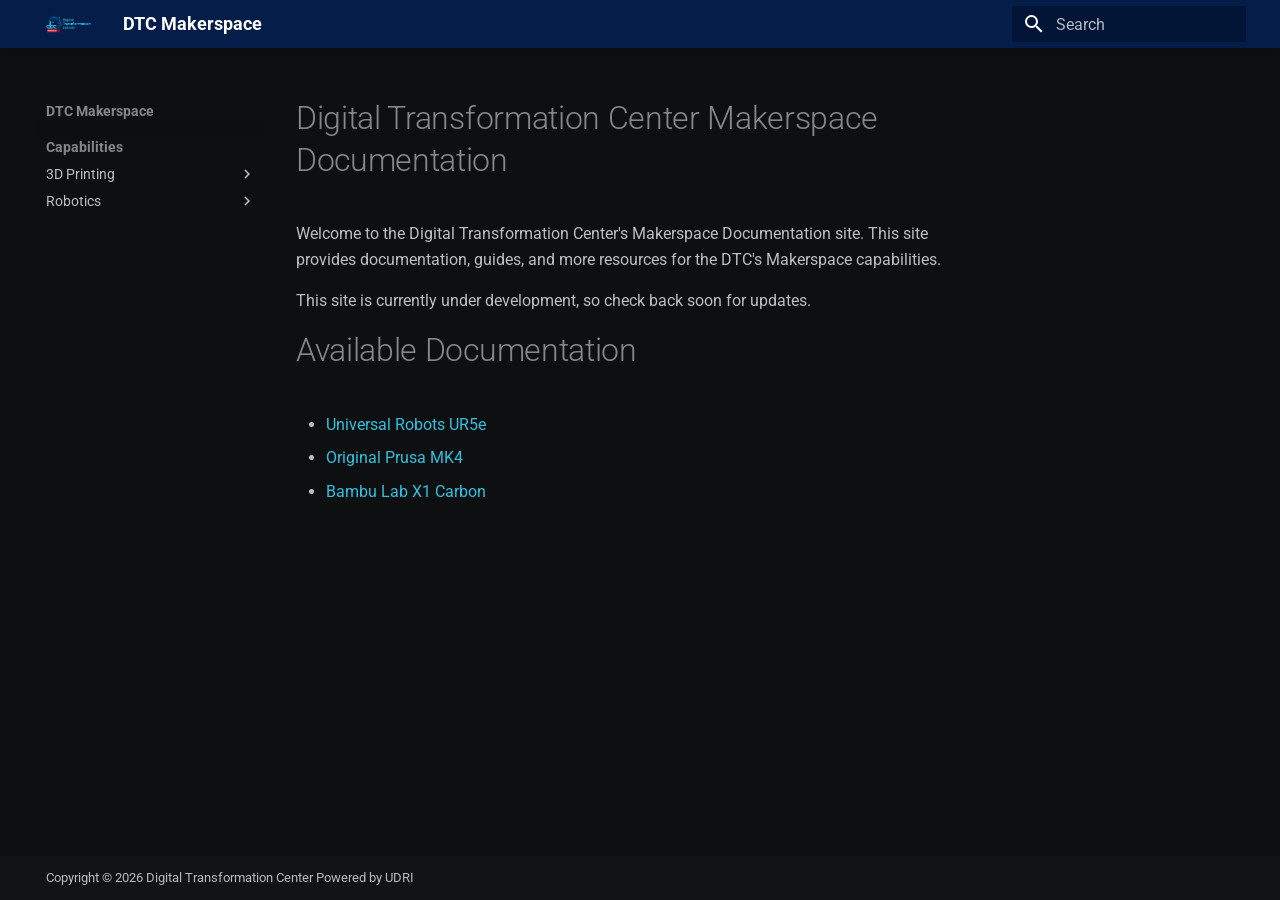
<file: index.html>
<!DOCTYPE html>
<html class="no-js" lang="en">
<head>
<meta charset="utf-8"/>
<meta content="width=device-width,initial-scale=1" name="viewport"/>
<link href="assets/logos/icon.png" rel="icon"/>
<meta content="mkdocs-1.6.1, mkdocs-material-9.7.7" name="generator"/>
<title>DTC Makerspace</title>
<link href="assets/stylesheets/main.ec1eaa64.min.css" rel="stylesheet"/>
<link href="assets/stylesheets/palette.ab4e12ef.min.css" rel="stylesheet"/>
<link crossorigin="" href="https://fonts.gstatic.com" rel="preconnect"/>
<link href="https://fonts.googleapis.com/css?family=Roboto:300,300i,400,400i,700,700i%7CRoboto+Mono:400,400i,700,700i&amp;display=fallback" rel="stylesheet"/>
<style>:root{--md-text-font:"Roboto";--md-code-font:"Roboto Mono"}</style>
<link href="assets/css/extra.css" rel="stylesheet"/>
<script>__md_scope=new URL(".",location),__md_hash=e=>[...e].reduce(((e,_)=>(e<<5)-e+_.charCodeAt(0)),0),__md_get=(e,_=localStorage,t=__md_scope)=>JSON.parse(_.getItem(t.pathname+"."+e)),__md_set=(e,_,t=localStorage,a=__md_scope)=>{try{t.setItem(a.pathname+"."+e,JSON.stringify(_))}catch(e){}}</script>
</head>
<body data-md-color-accent="red" data-md-color-primary="051d49" data-md-color-scheme="slate" dir="ltr">
<input autocomplete="off" class="md-toggle" data-md-toggle="drawer" id="__drawer" type="checkbox"/>
<input autocomplete="off" class="md-toggle" data-md-toggle="search" id="__search" type="checkbox"/>
<label class="md-overlay" for="__drawer"></label>
<div data-md-component="skip">
<a class="md-skip" href="#digital-transformation-center-makerspace-documentation">
          Skip to content
        </a>
</div>
<div data-md-component="announce">
</div>
<header class="md-header md-header--shadow" data-md-component="header">
<nav aria-label="Header" class="md-header__inner md-grid">
<a aria-label="DTC Makerspace" class="md-header__button md-logo" data-md-component="logo" href="." title="DTC Makerspace">
<img alt="logo" src="assets/logos/primary.png"/>
</a>
<label class="md-header__button md-icon" for="__drawer">
<svg viewbox="0 0 24 24" xmlns="http://www.w3.org/2000/svg"><path d="M3 6h18v2H3zm0 5h18v2H3zm0 5h18v2H3z"></path></svg>
</label>
<div class="md-header__title" data-md-component="header-title">
<div class="md-header__ellipsis">
<div class="md-header__topic">
<span class="md-ellipsis">
            DTC Makerspace
          </span>
</div>
<div class="md-header__topic" data-md-component="header-topic">
<span class="md-ellipsis">
            
              Digital Transformation Center Makerspace Documentation
            
          </span>
</div>
</div>
</div>
<label class="md-header__button md-icon" for="__search">
<svg viewbox="0 0 24 24" xmlns="http://www.w3.org/2000/svg"><path d="M9.5 3A6.5 6.5 0 0 1 16 9.5c0 1.61-.59 3.09-1.56 4.23l.27.27h.79l5 5-1.5 1.5-5-5v-.79l-.27-.27A6.52 6.52 0 0 1 9.5 16 6.5 6.5 0 0 1 3 9.5 6.5 6.5 0 0 1 9.5 3m0 2C7 5 5 7 5 9.5S7 14 9.5 14 14 12 14 9.5 12 5 9.5 5"></path></svg>
</label>
<div class="md-search" data-md-component="search" role="dialog">
<label class="md-search__overlay" for="__search"></label>
<div class="md-search__inner" role="search">
<form class="md-search__form" name="search">
<input aria-label="Search" autocapitalize="off" autocomplete="off" autocorrect="off" class="md-search__input" data-md-component="search-query" name="query" placeholder="Search" required="" spellcheck="false" type="text"/>
<label class="md-search__icon md-icon" for="__search">
<svg viewbox="0 0 24 24" xmlns="http://www.w3.org/2000/svg"><path d="M9.5 3A6.5 6.5 0 0 1 16 9.5c0 1.61-.59 3.09-1.56 4.23l.27.27h.79l5 5-1.5 1.5-5-5v-.79l-.27-.27A6.52 6.52 0 0 1 9.5 16 6.5 6.5 0 0 1 3 9.5 6.5 6.5 0 0 1 9.5 3m0 2C7 5 5 7 5 9.5S7 14 9.5 14 14 12 14 9.5 12 5 9.5 5"></path></svg>
<svg viewbox="0 0 24 24" xmlns="http://www.w3.org/2000/svg"><path d="M20 11v2H8l5.5 5.5-1.42 1.42L4.16 12l7.92-7.92L13.5 5.5 8 11z"></path></svg>
</label>
<nav aria-label="Search" class="md-search__options">
<button aria-label="Clear" class="md-search__icon md-icon" tabindex="-1" title="Clear" type="reset">
<svg viewbox="0 0 24 24" xmlns="http://www.w3.org/2000/svg"><path d="M19 6.41 17.59 5 12 10.59 6.41 5 5 6.41 10.59 12 5 17.59 6.41 19 12 13.41 17.59 19 19 17.59 13.41 12z"></path></svg>
</button>
</nav>
</form>
<div class="md-search__output">
<div class="md-search__scrollwrap" data-md-scrollfix="" tabindex="0">
<div class="md-search-result" data-md-component="search-result">
<div class="md-search-result__meta">
            Initializing search
          </div>
<ol class="md-search-result__list" role="presentation"></ol>
</div>
</div>
</div>
</div>
</div>
</nav>
</header>
<div class="md-container" data-md-component="container">
<main class="md-main" data-md-component="main">
<div class="md-main__inner md-grid">
<div class="md-sidebar md-sidebar--primary" data-md-component="sidebar" data-md-type="navigation">
<div class="md-sidebar__scrollwrap">
<div class="md-sidebar__inner">
<nav aria-label="Navigation" class="md-nav md-nav--primary" data-md-level="0">
<label class="md-nav__title" for="__drawer">
<a aria-label="DTC Makerspace" class="md-nav__button md-logo" data-md-component="logo" href="." title="DTC Makerspace">
<img alt="logo" src="assets/logos/primary.png"/>
</a>
    DTC Makerspace
  </label>
<ul class="md-nav__list" data-md-scrollfix="">
<li class="md-nav__item md-nav__item--section md-nav__item--nested">
<input class="md-nav__toggle md-toggle" id="__nav_1" type="checkbox"/>
<label class="md-nav__link" for="__nav_1" id="__nav_1_label" tabindex="">
<span class="md-ellipsis">
    
  
    Capabilities
  

    
  </span>
<span class="md-nav__icon md-icon"></span>
</label>
<nav aria-expanded="false" aria-labelledby="__nav_1_label" class="md-nav" data-md-level="1">
<label class="md-nav__title" for="__nav_1">
<span class="md-nav__icon md-icon"></span>
            
  
    Capabilities
  

          </label>
<ul class="md-nav__list" data-md-scrollfix="">
<li class="md-nav__item md-nav__item--nested">
<input class="md-nav__toggle md-toggle" id="__nav_1_1" type="checkbox"/>
<label class="md-nav__link" for="__nav_1_1" id="__nav_1_1_label" tabindex="0">
<span class="md-ellipsis">
    
  
    3D Printing
  

    
  </span>
<span class="md-nav__icon md-icon"></span>
</label>
<nav aria-expanded="false" aria-labelledby="__nav_1_1_label" class="md-nav" data-md-level="2">
<label class="md-nav__title" for="__nav_1_1">
<span class="md-nav__icon md-icon"></span>
            
  
    3D Printing
  

          </label>
<ul class="md-nav__list" data-md-scrollfix="">
<li class="md-nav__item">
<a class="md-nav__link" href="capabilities/3d-printing/">
<span class="md-ellipsis">
    
  
    3D Printing Home
  

    
  </span>
</a>
</li>
<li class="md-nav__item md-nav__item--nested">
<input class="md-nav__toggle md-toggle" id="__nav_1_1_2" type="checkbox"/>
<label class="md-nav__link" for="__nav_1_1_2" id="__nav_1_1_2_label" tabindex="0">
<span class="md-ellipsis">
    
  
    Printers
  

    
  </span>
<span class="md-nav__icon md-icon"></span>
</label>
<nav aria-expanded="false" aria-labelledby="__nav_1_1_2_label" class="md-nav" data-md-level="3">
<label class="md-nav__title" for="__nav_1_1_2">
<span class="md-nav__icon md-icon"></span>
            
  
    Printers
  

          </label>
<ul class="md-nav__list" data-md-scrollfix="">
<li class="md-nav__item md-nav__item--nested">
<input class="md-nav__toggle md-toggle" id="__nav_1_1_2_1" type="checkbox"/>
<label class="md-nav__link" for="__nav_1_1_2_1" id="__nav_1_1_2_1_label" tabindex="0">
<span class="md-ellipsis">
    
  
    Original Prusa MK4
  

    
  </span>
<span class="md-nav__icon md-icon"></span>
</label>
<nav aria-expanded="false" aria-labelledby="__nav_1_1_2_1_label" class="md-nav" data-md-level="4">
<label class="md-nav__title" for="__nav_1_1_2_1">
<span class="md-nav__icon md-icon"></span>
            
  
    Original Prusa MK4
  

          </label>
<ul class="md-nav__list" data-md-scrollfix="">
<li class="md-nav__item">
<a class="md-nav__link" href="capabilities/3d-printing/printers/prusa-mk4/">
<span class="md-ellipsis">
    
  
    MK4 Home
  

    
  </span>
</a>
</li>
<li class="md-nav__item">
<a class="md-nav__link" href="capabilities/3d-printing/printers/prusa-mk4/sop/">
<span class="md-ellipsis">
    
  
    MK4 Standard Operating Procedure
  

    
  </span>
</a>
</li>
</ul>
</nav>
</li>
<li class="md-nav__item md-nav__item--nested">
<input class="md-nav__toggle md-toggle" id="__nav_1_1_2_2" type="checkbox"/>
<label class="md-nav__link" for="__nav_1_1_2_2" id="__nav_1_1_2_2_label" tabindex="0">
<span class="md-ellipsis">
    
  
    Bambu Lab X1 Carbon
  

    
  </span>
<span class="md-nav__icon md-icon"></span>
</label>
<nav aria-expanded="false" aria-labelledby="__nav_1_1_2_2_label" class="md-nav" data-md-level="4">
<label class="md-nav__title" for="__nav_1_1_2_2">
<span class="md-nav__icon md-icon"></span>
            
  
    Bambu Lab X1 Carbon
  

          </label>
<ul class="md-nav__list" data-md-scrollfix="">
<li class="md-nav__item">
<a class="md-nav__link" href="capabilities/3d-printing/printers/bambu-x1c/">
<span class="md-ellipsis">
    
  
    X1C Home
  

    
  </span>
</a>
</li>
<li class="md-nav__item">
<a class="md-nav__link" href="capabilities/3d-printing/printers/bambu-x1c/sop/">
<span class="md-ellipsis">
    
  
    X1C Standard Operating Procedure
  

    
  </span>
</a>
</li>
<li class="md-nav__item">
<a class="md-nav__link" href="capabilities/3d-printing/printers/bambu-x1c/specs/">
<span class="md-ellipsis">
    
  
    X1C Specifications
  

    
  </span>
</a>
</li>
</ul>
</nav>
</li>
</ul>
</nav>
</li>
</ul>
</nav>
</li>
<li class="md-nav__item md-nav__item--nested">
<input class="md-nav__toggle md-toggle" id="__nav_1_2" type="checkbox"/>
<label class="md-nav__link" for="__nav_1_2" id="__nav_1_2_label" tabindex="0">
<span class="md-ellipsis">
    
  
    Robotics
  

    
  </span>
<span class="md-nav__icon md-icon"></span>
</label>
<nav aria-expanded="false" aria-labelledby="__nav_1_2_label" class="md-nav" data-md-level="2">
<label class="md-nav__title" for="__nav_1_2">
<span class="md-nav__icon md-icon"></span>
            
  
    Robotics
  

          </label>
<ul class="md-nav__list" data-md-scrollfix="">
<li class="md-nav__item">
<a class="md-nav__link" href="capabilities/robotics/">
<span class="md-ellipsis">
    
  
    Robotics Home
  

    
  </span>
</a>
</li>
<li class="md-nav__item md-nav__item--nested">
<input class="md-nav__toggle md-toggle" id="__nav_1_2_2" type="checkbox"/>
<label class="md-nav__link" for="__nav_1_2_2" id="__nav_1_2_2_label" tabindex="0">
<span class="md-ellipsis">
    
  
    Robots
  

    
  </span>
<span class="md-nav__icon md-icon"></span>
</label>
<nav aria-expanded="false" aria-labelledby="__nav_1_2_2_label" class="md-nav" data-md-level="3">
<label class="md-nav__title" for="__nav_1_2_2">
<span class="md-nav__icon md-icon"></span>
            
  
    Robots
  

          </label>
<ul class="md-nav__list" data-md-scrollfix="">
<li class="md-nav__item md-nav__item--nested">
<input class="md-nav__toggle md-toggle" id="__nav_1_2_2_1" type="checkbox"/>
<label class="md-nav__link" for="__nav_1_2_2_1" id="__nav_1_2_2_1_label" tabindex="0">
<span class="md-ellipsis">
    
  
    Universal Robots UR5e
  

    
  </span>
<span class="md-nav__icon md-icon"></span>
</label>
<nav aria-expanded="false" aria-labelledby="__nav_1_2_2_1_label" class="md-nav" data-md-level="4">
<label class="md-nav__title" for="__nav_1_2_2_1">
<span class="md-nav__icon md-icon"></span>
            
  
    Universal Robots UR5e
  

          </label>
<ul class="md-nav__list" data-md-scrollfix="">
<li class="md-nav__item">
<a class="md-nav__link" href="capabilities/robotics/robots/ur5e/">
<span class="md-ellipsis">
    
  
    UR5e Home
  

    
  </span>
</a>
</li>
<li class="md-nav__item">
<a class="md-nav__link" href="capabilities/robotics/robots/ur5e/sop/">
<span class="md-ellipsis">
    
  
    UR5e Standard Operating Procedure
  

    
  </span>
</a>
</li>
<li class="md-nav__item">
<a class="md-nav__link" href="capabilities/robotics/robots/ur5e/specs/">
<span class="md-ellipsis">
    
  
    UR5e Specifications
  

    
  </span>
</a>
</li>
</ul>
</nav>
</li>
</ul>
</nav>
</li>
</ul>
</nav>
</li>
</ul>
</nav>
</li>
</ul>
</nav>
</div>
</div>
</div>
<div class="md-sidebar md-sidebar--secondary" data-md-component="sidebar" data-md-type="toc">
<div class="md-sidebar__scrollwrap">
<div class="md-sidebar__inner">
<nav aria-label="Table of contents" class="md-nav md-nav--secondary">
</nav>
</div>
</div>
</div>
<div class="md-content" data-md-component="content">
<article class="md-content__inner md-typeset">
<h1 id="digital-transformation-center-makerspace-documentation">Digital Transformation Center Makerspace Documentation</h1>
<p>Welcome to the Digital Transformation Center's Makerspace Documentation site. This site provides documentation, guides, and more resources for the DTC's Makerspace capabilities. </p>
<p>This site is currently under development, so check back soon for updates. </p>
<h1 id="available-documentation">Available Documentation</h1>
<ul>
<li><a href="capabilities/robotics/robots/ur5e/">Universal Robots UR5e</a></li>
<li><a href="capabilities/3d-printing/printers/prusa-mk4/">Original Prusa MK4</a></li>
<li><a href="capabilities/3d-printing/printers/bambu-x1c/">Bambu Lab X1 Carbon</a></li>
</ul>
</article>
</div>
<script>var target=document.getElementById(location.hash.slice(1));target&&target.name&&(target.checked=target.name.startsWith("__tabbed_"))</script>
</div>
</main>
<footer class="md-footer">
<div class="md-footer-meta md-typeset">
<div class="md-footer-meta__inner md-grid">
<div class="md-copyright">
<div class="md-copyright__highlight">
      Copyright © 2026 Digital Transformation Center Powered by UDRI
    </div>
</div>
</div>
</div>
</footer>
</div>
<div class="md-dialog" data-md-component="dialog">
<div class="md-dialog__inner md-typeset"></div>
</div>
<script id="__config" type="application/json">{"annotate": null, "base": ".", "features": ["navigation.footer", "navigation.sections"], "search": "assets/javascripts/workers/search.2c215733.min.js", "tags": null, "translations": {"clipboard.copied": "Copied to clipboard", "clipboard.copy": "Copy to clipboard", "search.result.more.one": "1 more on this page", "search.result.more.other": "# more on this page", "search.result.none": "No matching documents", "search.result.one": "1 matching document", "search.result.other": "# matching documents", "search.result.placeholder": "Type to start searching", "search.result.term.missing": "Missing", "select.version": "Select version"}, "version": null}</script>
<script src="assets/javascripts/bundle.d7400e89.min.js"></script>
</body>
</html>
</file>
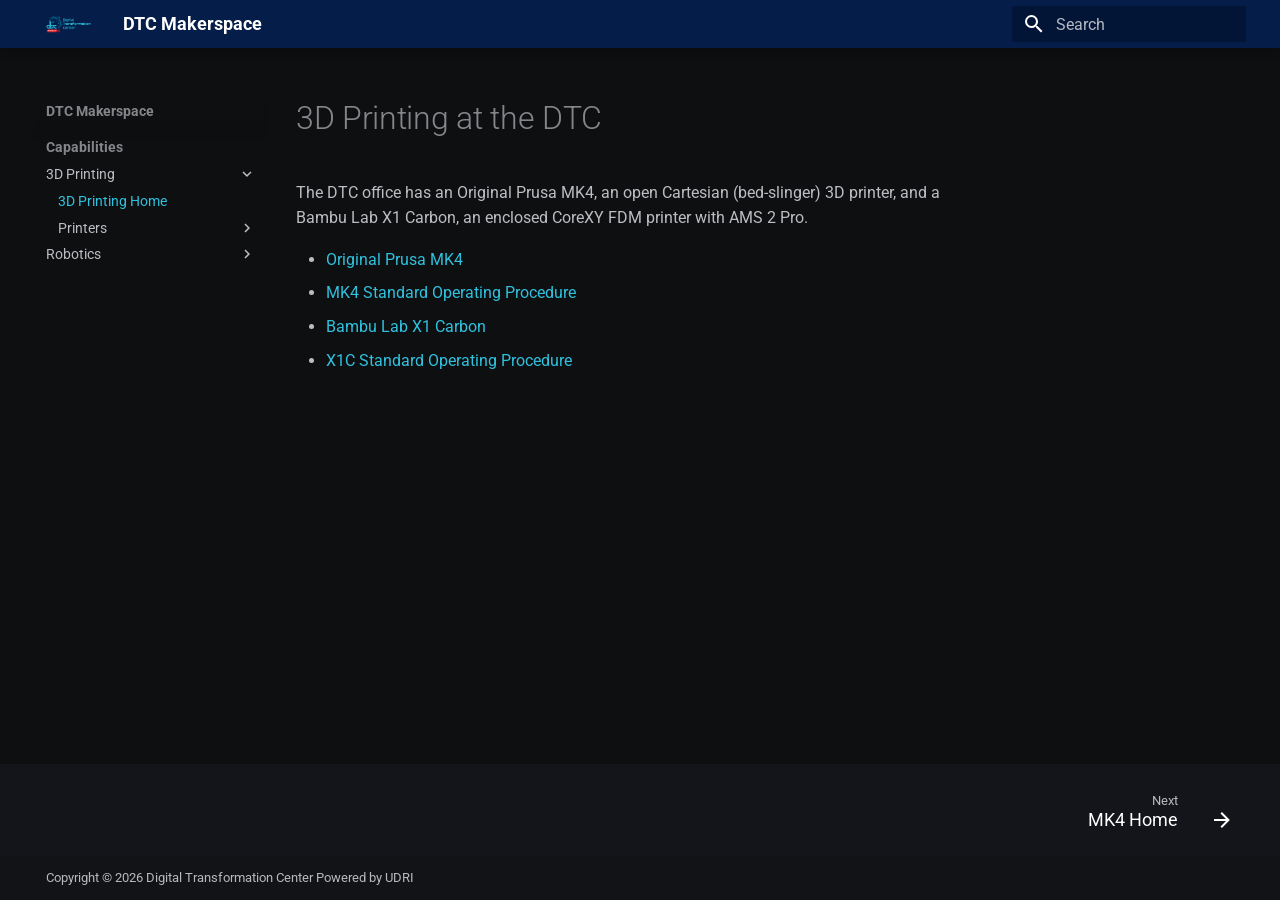
<file: capabilities/3d-printing/index.html>
<!DOCTYPE html>
<html class="no-js" lang="en">
<head>
<meta charset="utf-8"/>
<meta content="width=device-width,initial-scale=1" name="viewport"/>
<link href="printers/prusa-mk4/" rel="next"/>
<link href="../../assets/logos/icon.png" rel="icon"/>
<meta content="mkdocs-1.6.1, mkdocs-material-9.7.7" name="generator"/>
<title>3D Printing Home - DTC Makerspace</title>
<link href="../../assets/stylesheets/main.ec1eaa64.min.css" rel="stylesheet"/>
<link href="../../assets/stylesheets/palette.ab4e12ef.min.css" rel="stylesheet"/>
<link crossorigin="" href="https://fonts.gstatic.com" rel="preconnect"/>
<link href="https://fonts.googleapis.com/css?family=Roboto:300,300i,400,400i,700,700i%7CRoboto+Mono:400,400i,700,700i&amp;display=fallback" rel="stylesheet"/>
<style>:root{--md-text-font:"Roboto";--md-code-font:"Roboto Mono"}</style>
<link href="../../assets/css/extra.css" rel="stylesheet"/>
<script>__md_scope=new URL("../..",location),__md_hash=e=>[...e].reduce(((e,_)=>(e<<5)-e+_.charCodeAt(0)),0),__md_get=(e,_=localStorage,t=__md_scope)=>JSON.parse(_.getItem(t.pathname+"."+e)),__md_set=(e,_,t=localStorage,a=__md_scope)=>{try{t.setItem(a.pathname+"."+e,JSON.stringify(_))}catch(e){}}</script>
</head>
<body data-md-color-accent="red" data-md-color-primary="051d49" data-md-color-scheme="slate" dir="ltr">
<input autocomplete="off" class="md-toggle" data-md-toggle="drawer" id="__drawer" type="checkbox"/>
<input autocomplete="off" class="md-toggle" data-md-toggle="search" id="__search" type="checkbox"/>
<label class="md-overlay" for="__drawer"></label>
<div data-md-component="skip">
<a class="md-skip" href="#3d-printing-at-the-dtc">
          Skip to content
        </a>
</div>
<div data-md-component="announce">
</div>
<header class="md-header md-header--shadow" data-md-component="header">
<nav aria-label="Header" class="md-header__inner md-grid">
<a aria-label="DTC Makerspace" class="md-header__button md-logo" data-md-component="logo" href="../.." title="DTC Makerspace">
<img alt="logo" src="../../assets/logos/primary.png"/>
</a>
<label class="md-header__button md-icon" for="__drawer">
<svg viewbox="0 0 24 24" xmlns="http://www.w3.org/2000/svg"><path d="M3 6h18v2H3zm0 5h18v2H3zm0 5h18v2H3z"></path></svg>
</label>
<div class="md-header__title" data-md-component="header-title">
<div class="md-header__ellipsis">
<div class="md-header__topic">
<span class="md-ellipsis">
            DTC Makerspace
          </span>
</div>
<div class="md-header__topic" data-md-component="header-topic">
<span class="md-ellipsis">
            
              3D Printing Home
            
          </span>
</div>
</div>
</div>
<label class="md-header__button md-icon" for="__search">
<svg viewbox="0 0 24 24" xmlns="http://www.w3.org/2000/svg"><path d="M9.5 3A6.5 6.5 0 0 1 16 9.5c0 1.61-.59 3.09-1.56 4.23l.27.27h.79l5 5-1.5 1.5-5-5v-.79l-.27-.27A6.52 6.52 0 0 1 9.5 16 6.5 6.5 0 0 1 3 9.5 6.5 6.5 0 0 1 9.5 3m0 2C7 5 5 7 5 9.5S7 14 9.5 14 14 12 14 9.5 12 5 9.5 5"></path></svg>
</label>
<div class="md-search" data-md-component="search" role="dialog">
<label class="md-search__overlay" for="__search"></label>
<div class="md-search__inner" role="search">
<form class="md-search__form" name="search">
<input aria-label="Search" autocapitalize="off" autocomplete="off" autocorrect="off" class="md-search__input" data-md-component="search-query" name="query" placeholder="Search" required="" spellcheck="false" type="text"/>
<label class="md-search__icon md-icon" for="__search">
<svg viewbox="0 0 24 24" xmlns="http://www.w3.org/2000/svg"><path d="M9.5 3A6.5 6.5 0 0 1 16 9.5c0 1.61-.59 3.09-1.56 4.23l.27.27h.79l5 5-1.5 1.5-5-5v-.79l-.27-.27A6.52 6.52 0 0 1 9.5 16 6.5 6.5 0 0 1 3 9.5 6.5 6.5 0 0 1 9.5 3m0 2C7 5 5 7 5 9.5S7 14 9.5 14 14 12 14 9.5 12 5 9.5 5"></path></svg>
<svg viewbox="0 0 24 24" xmlns="http://www.w3.org/2000/svg"><path d="M20 11v2H8l5.5 5.5-1.42 1.42L4.16 12l7.92-7.92L13.5 5.5 8 11z"></path></svg>
</label>
<nav aria-label="Search" class="md-search__options">
<button aria-label="Clear" class="md-search__icon md-icon" tabindex="-1" title="Clear" type="reset">
<svg viewbox="0 0 24 24" xmlns="http://www.w3.org/2000/svg"><path d="M19 6.41 17.59 5 12 10.59 6.41 5 5 6.41 10.59 12 5 17.59 6.41 19 12 13.41 17.59 19 19 17.59 13.41 12z"></path></svg>
</button>
</nav>
</form>
<div class="md-search__output">
<div class="md-search__scrollwrap" data-md-scrollfix="" tabindex="0">
<div class="md-search-result" data-md-component="search-result">
<div class="md-search-result__meta">
            Initializing search
          </div>
<ol class="md-search-result__list" role="presentation"></ol>
</div>
</div>
</div>
</div>
</div>
</nav>
</header>
<div class="md-container" data-md-component="container">
<main class="md-main" data-md-component="main">
<div class="md-main__inner md-grid">
<div class="md-sidebar md-sidebar--primary" data-md-component="sidebar" data-md-type="navigation">
<div class="md-sidebar__scrollwrap">
<div class="md-sidebar__inner">
<nav aria-label="Navigation" class="md-nav md-nav--primary" data-md-level="0">
<label class="md-nav__title" for="__drawer">
<a aria-label="DTC Makerspace" class="md-nav__button md-logo" data-md-component="logo" href="../.." title="DTC Makerspace">
<img alt="logo" src="../../assets/logos/primary.png"/>
</a>
    DTC Makerspace
  </label>
<ul class="md-nav__list" data-md-scrollfix="">
<li class="md-nav__item md-nav__item--active md-nav__item--section md-nav__item--nested">
<input checked="" class="md-nav__toggle md-toggle" id="__nav_1" type="checkbox"/>
<label class="md-nav__link" for="__nav_1" id="__nav_1_label" tabindex="">
<span class="md-ellipsis">
    
  
    Capabilities
  

    
  </span>
<span class="md-nav__icon md-icon"></span>
</label>
<nav aria-expanded="true" aria-labelledby="__nav_1_label" class="md-nav" data-md-level="1">
<label class="md-nav__title" for="__nav_1">
<span class="md-nav__icon md-icon"></span>
            
  
    Capabilities
  

          </label>
<ul class="md-nav__list" data-md-scrollfix="">
<li class="md-nav__item md-nav__item--active md-nav__item--nested">
<input checked="" class="md-nav__toggle md-toggle" id="__nav_1_1" type="checkbox"/>
<label class="md-nav__link" for="__nav_1_1" id="__nav_1_1_label" tabindex="0">
<span class="md-ellipsis">
    
  
    3D Printing
  

    
  </span>
<span class="md-nav__icon md-icon"></span>
</label>
<nav aria-expanded="true" aria-labelledby="__nav_1_1_label" class="md-nav" data-md-level="2">
<label class="md-nav__title" for="__nav_1_1">
<span class="md-nav__icon md-icon"></span>
            
  
    3D Printing
  

          </label>
<ul class="md-nav__list" data-md-scrollfix="">
<li class="md-nav__item md-nav__item--active">
<input class="md-nav__toggle md-toggle" id="__toc" type="checkbox"/>
<a class="md-nav__link md-nav__link--active" href="./">
<span class="md-ellipsis">
    
  
    3D Printing Home
  

    
  </span>
</a>
</li>
<li class="md-nav__item md-nav__item--nested">
<input class="md-nav__toggle md-toggle" id="__nav_1_1_2" type="checkbox"/>
<label class="md-nav__link" for="__nav_1_1_2" id="__nav_1_1_2_label" tabindex="0">
<span class="md-ellipsis">
    
  
    Printers
  

    
  </span>
<span class="md-nav__icon md-icon"></span>
</label>
<nav aria-expanded="false" aria-labelledby="__nav_1_1_2_label" class="md-nav" data-md-level="3">
<label class="md-nav__title" for="__nav_1_1_2">
<span class="md-nav__icon md-icon"></span>
            
  
    Printers
  

          </label>
<ul class="md-nav__list" data-md-scrollfix="">
<li class="md-nav__item md-nav__item--nested">
<input class="md-nav__toggle md-toggle" id="__nav_1_1_2_1" type="checkbox"/>
<label class="md-nav__link" for="__nav_1_1_2_1" id="__nav_1_1_2_1_label" tabindex="0">
<span class="md-ellipsis">
    
  
    Original Prusa MK4
  

    
  </span>
<span class="md-nav__icon md-icon"></span>
</label>
<nav aria-expanded="false" aria-labelledby="__nav_1_1_2_1_label" class="md-nav" data-md-level="4">
<label class="md-nav__title" for="__nav_1_1_2_1">
<span class="md-nav__icon md-icon"></span>
            
  
    Original Prusa MK4
  

          </label>
<ul class="md-nav__list" data-md-scrollfix="">
<li class="md-nav__item">
<a class="md-nav__link" href="printers/prusa-mk4/">
<span class="md-ellipsis">
    
  
    MK4 Home
  

    
  </span>
</a>
</li>
<li class="md-nav__item">
<a class="md-nav__link" href="printers/prusa-mk4/sop/">
<span class="md-ellipsis">
    
  
    MK4 Standard Operating Procedure
  

    
  </span>
</a>
</li>
</ul>
</nav>
</li>
<li class="md-nav__item md-nav__item--nested">
<input class="md-nav__toggle md-toggle" id="__nav_1_1_2_2" type="checkbox"/>
<label class="md-nav__link" for="__nav_1_1_2_2" id="__nav_1_1_2_2_label" tabindex="0">
<span class="md-ellipsis">
    
  
    Bambu Lab X1 Carbon
  

    
  </span>
<span class="md-nav__icon md-icon"></span>
</label>
<nav aria-expanded="false" aria-labelledby="__nav_1_1_2_2_label" class="md-nav" data-md-level="4">
<label class="md-nav__title" for="__nav_1_1_2_2">
<span class="md-nav__icon md-icon"></span>
            
  
    Bambu Lab X1 Carbon
  

          </label>
<ul class="md-nav__list" data-md-scrollfix="">
<li class="md-nav__item">
<a class="md-nav__link" href="printers/bambu-x1c/">
<span class="md-ellipsis">
    
  
    X1C Home
  

    
  </span>
</a>
</li>
<li class="md-nav__item">
<a class="md-nav__link" href="printers/bambu-x1c/sop/">
<span class="md-ellipsis">
    
  
    X1C Standard Operating Procedure
  

    
  </span>
</a>
</li>
<li class="md-nav__item">
<a class="md-nav__link" href="printers/bambu-x1c/specs/">
<span class="md-ellipsis">
    
  
    X1C Specifications
  

    
  </span>
</a>
</li>
</ul>
</nav>
</li>
</ul>
</nav>
</li>
</ul>
</nav>
</li>
<li class="md-nav__item md-nav__item--nested">
<input class="md-nav__toggle md-toggle" id="__nav_1_2" type="checkbox"/>
<label class="md-nav__link" for="__nav_1_2" id="__nav_1_2_label" tabindex="0">
<span class="md-ellipsis">
    
  
    Robotics
  

    
  </span>
<span class="md-nav__icon md-icon"></span>
</label>
<nav aria-expanded="false" aria-labelledby="__nav_1_2_label" class="md-nav" data-md-level="2">
<label class="md-nav__title" for="__nav_1_2">
<span class="md-nav__icon md-icon"></span>
            
  
    Robotics
  

          </label>
<ul class="md-nav__list" data-md-scrollfix="">
<li class="md-nav__item">
<a class="md-nav__link" href="../robotics/">
<span class="md-ellipsis">
    
  
    Robotics Home
  

    
  </span>
</a>
</li>
<li class="md-nav__item md-nav__item--nested">
<input class="md-nav__toggle md-toggle" id="__nav_1_2_2" type="checkbox"/>
<label class="md-nav__link" for="__nav_1_2_2" id="__nav_1_2_2_label" tabindex="0">
<span class="md-ellipsis">
    
  
    Robots
  

    
  </span>
<span class="md-nav__icon md-icon"></span>
</label>
<nav aria-expanded="false" aria-labelledby="__nav_1_2_2_label" class="md-nav" data-md-level="3">
<label class="md-nav__title" for="__nav_1_2_2">
<span class="md-nav__icon md-icon"></span>
            
  
    Robots
  

          </label>
<ul class="md-nav__list" data-md-scrollfix="">
<li class="md-nav__item md-nav__item--nested">
<input class="md-nav__toggle md-toggle" id="__nav_1_2_2_1" type="checkbox"/>
<label class="md-nav__link" for="__nav_1_2_2_1" id="__nav_1_2_2_1_label" tabindex="0">
<span class="md-ellipsis">
    
  
    Universal Robots UR5e
  

    
  </span>
<span class="md-nav__icon md-icon"></span>
</label>
<nav aria-expanded="false" aria-labelledby="__nav_1_2_2_1_label" class="md-nav" data-md-level="4">
<label class="md-nav__title" for="__nav_1_2_2_1">
<span class="md-nav__icon md-icon"></span>
            
  
    Universal Robots UR5e
  

          </label>
<ul class="md-nav__list" data-md-scrollfix="">
<li class="md-nav__item">
<a class="md-nav__link" href="../robotics/robots/ur5e/">
<span class="md-ellipsis">
    
  
    UR5e Home
  

    
  </span>
</a>
</li>
<li class="md-nav__item">
<a class="md-nav__link" href="../robotics/robots/ur5e/sop/">
<span class="md-ellipsis">
    
  
    UR5e Standard Operating Procedure
  

    
  </span>
</a>
</li>
<li class="md-nav__item">
<a class="md-nav__link" href="../robotics/robots/ur5e/specs/">
<span class="md-ellipsis">
    
  
    UR5e Specifications
  

    
  </span>
</a>
</li>
</ul>
</nav>
</li>
</ul>
</nav>
</li>
</ul>
</nav>
</li>
</ul>
</nav>
</li>
</ul>
</nav>
</div>
</div>
</div>
<div class="md-sidebar md-sidebar--secondary" data-md-component="sidebar" data-md-type="toc">
<div class="md-sidebar__scrollwrap">
<div class="md-sidebar__inner">
<nav aria-label="Table of contents" class="md-nav md-nav--secondary">
</nav>
</div>
</div>
</div>
<div class="md-content" data-md-component="content">
<article class="md-content__inner md-typeset">
<h1 id="3d-printing-at-the-dtc">3D Printing at the DTC</h1>
<p>The DTC office has an Original Prusa MK4, an open Cartesian (bed-slinger) 3D printer, and a Bambu Lab X1 Carbon, an enclosed CoreXY FDM printer with AMS 2 Pro.</p>
<ul>
<li><a href="printers/prusa-mk4/">Original Prusa MK4</a></li>
<li><a href="printers/prusa-mk4/sop/">MK4 Standard Operating Procedure</a></li>
<li><a href="printers/bambu-x1c/">Bambu Lab X1 Carbon</a></li>
<li><a href="printers/bambu-x1c/sop/">X1C Standard Operating Procedure</a></li>
</ul>
</article>
</div>
<script>var target=document.getElementById(location.hash.slice(1));target&&target.name&&(target.checked=target.name.startsWith("__tabbed_"))</script>
</div>
</main>
<footer class="md-footer">
<nav aria-label="Footer" class="md-footer__inner md-grid">
<a aria-label="Next: MK4 Home" class="md-footer__link md-footer__link--next" href="printers/prusa-mk4/">
<div class="md-footer__title">
<span class="md-footer__direction">
                Next
              </span>
<div class="md-ellipsis">
                MK4 Home
              </div>
</div>
<div class="md-footer__button md-icon">
<svg viewbox="0 0 24 24" xmlns="http://www.w3.org/2000/svg"><path d="M4 11v2h12l-5.5 5.5 1.42 1.42L19.84 12l-7.92-7.92L10.5 5.5 16 11z"></path></svg>
</div>
</a>
</nav>
<div class="md-footer-meta md-typeset">
<div class="md-footer-meta__inner md-grid">
<div class="md-copyright">
<div class="md-copyright__highlight">
      Copyright © 2026 Digital Transformation Center Powered by UDRI
    </div>
</div>
</div>
</div>
</footer>
</div>
<div class="md-dialog" data-md-component="dialog">
<div class="md-dialog__inner md-typeset"></div>
</div>
<script id="__config" type="application/json">{"annotate": null, "base": "../..", "features": ["navigation.footer", "navigation.sections"], "search": "../../assets/javascripts/workers/search.2c215733.min.js", "tags": null, "translations": {"clipboard.copied": "Copied to clipboard", "clipboard.copy": "Copy to clipboard", "search.result.more.one": "1 more on this page", "search.result.more.other": "# more on this page", "search.result.none": "No matching documents", "search.result.one": "1 matching document", "search.result.other": "# matching documents", "search.result.placeholder": "Type to start searching", "search.result.term.missing": "Missing", "select.version": "Select version"}, "version": null}</script>
<script src="../../assets/javascripts/bundle.d7400e89.min.js"></script>
</body>
</html>
</file>
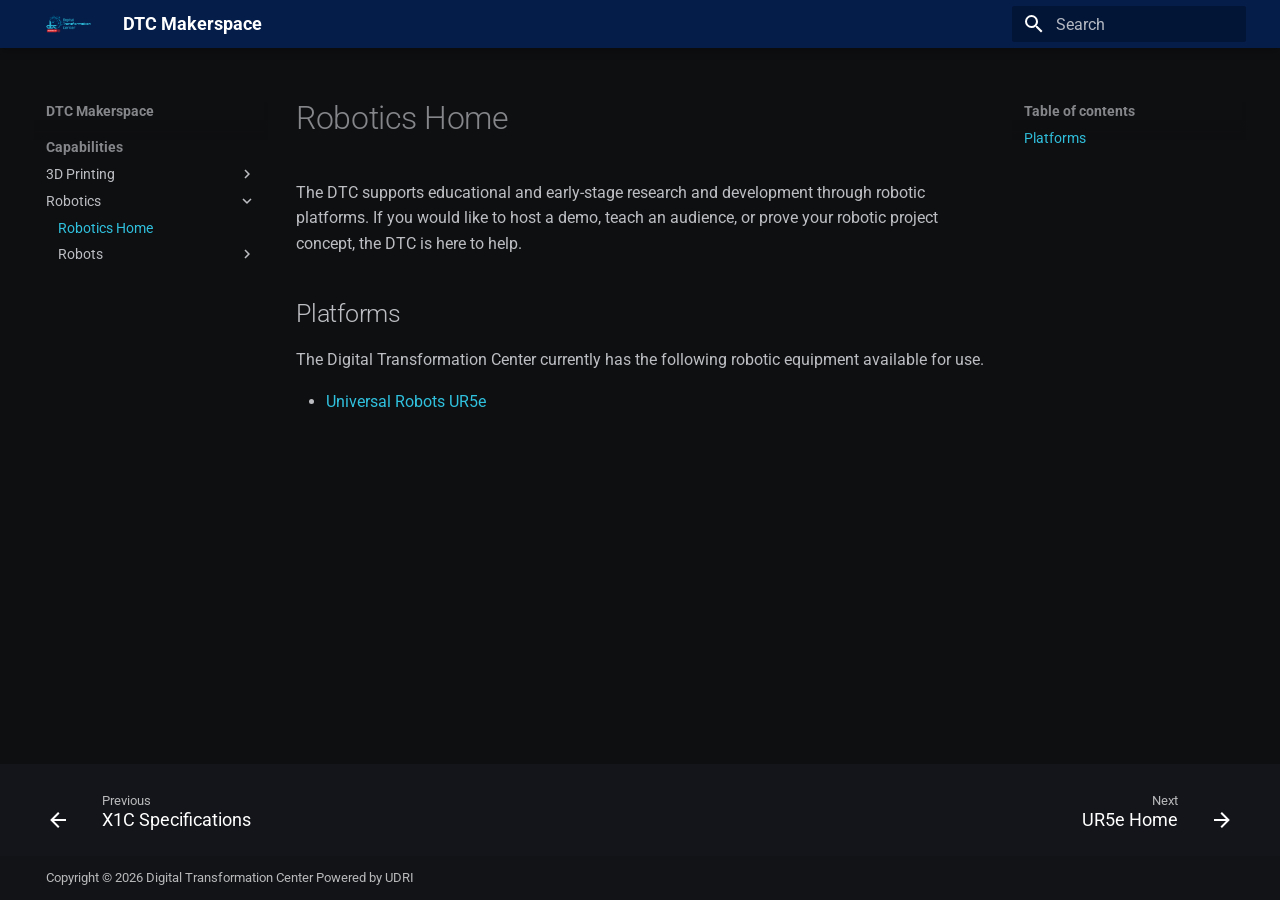
<file: capabilities/robotics/index.html>
<!DOCTYPE html>
<html class="no-js" lang="en">
<head>
<meta charset="utf-8"/>
<meta content="width=device-width,initial-scale=1" name="viewport"/>
<link href="../3d-printing/printers/bambu-x1c/specs/" rel="prev"/>
<link href="robots/ur5e/" rel="next"/>
<link href="../../assets/logos/icon.png" rel="icon"/>
<meta content="mkdocs-1.6.1, mkdocs-material-9.7.7" name="generator"/>
<title>Robotics Home - DTC Makerspace</title>
<link href="../../assets/stylesheets/main.ec1eaa64.min.css" rel="stylesheet"/>
<link href="../../assets/stylesheets/palette.ab4e12ef.min.css" rel="stylesheet"/>
<link crossorigin="" href="https://fonts.gstatic.com" rel="preconnect"/>
<link href="https://fonts.googleapis.com/css?family=Roboto:300,300i,400,400i,700,700i%7CRoboto+Mono:400,400i,700,700i&amp;display=fallback" rel="stylesheet"/>
<style>:root{--md-text-font:"Roboto";--md-code-font:"Roboto Mono"}</style>
<link href="../../assets/css/extra.css" rel="stylesheet"/>
<script>__md_scope=new URL("../..",location),__md_hash=e=>[...e].reduce(((e,_)=>(e<<5)-e+_.charCodeAt(0)),0),__md_get=(e,_=localStorage,t=__md_scope)=>JSON.parse(_.getItem(t.pathname+"."+e)),__md_set=(e,_,t=localStorage,a=__md_scope)=>{try{t.setItem(a.pathname+"."+e,JSON.stringify(_))}catch(e){}}</script>
</head>
<body data-md-color-accent="red" data-md-color-primary="051d49" data-md-color-scheme="slate" dir="ltr">
<input autocomplete="off" class="md-toggle" data-md-toggle="drawer" id="__drawer" type="checkbox"/>
<input autocomplete="off" class="md-toggle" data-md-toggle="search" id="__search" type="checkbox"/>
<label class="md-overlay" for="__drawer"></label>
<div data-md-component="skip">
<a class="md-skip" href="#platforms">
          Skip to content
        </a>
</div>
<div data-md-component="announce">
</div>
<header class="md-header md-header--shadow" data-md-component="header">
<nav aria-label="Header" class="md-header__inner md-grid">
<a aria-label="DTC Makerspace" class="md-header__button md-logo" data-md-component="logo" href="../.." title="DTC Makerspace">
<img alt="logo" src="../../assets/logos/primary.png"/>
</a>
<label class="md-header__button md-icon" for="__drawer">
<svg viewbox="0 0 24 24" xmlns="http://www.w3.org/2000/svg"><path d="M3 6h18v2H3zm0 5h18v2H3zm0 5h18v2H3z"></path></svg>
</label>
<div class="md-header__title" data-md-component="header-title">
<div class="md-header__ellipsis">
<div class="md-header__topic">
<span class="md-ellipsis">
            DTC Makerspace
          </span>
</div>
<div class="md-header__topic" data-md-component="header-topic">
<span class="md-ellipsis">
            
              Robotics Home
            
          </span>
</div>
</div>
</div>
<label class="md-header__button md-icon" for="__search">
<svg viewbox="0 0 24 24" xmlns="http://www.w3.org/2000/svg"><path d="M9.5 3A6.5 6.5 0 0 1 16 9.5c0 1.61-.59 3.09-1.56 4.23l.27.27h.79l5 5-1.5 1.5-5-5v-.79l-.27-.27A6.52 6.52 0 0 1 9.5 16 6.5 6.5 0 0 1 3 9.5 6.5 6.5 0 0 1 9.5 3m0 2C7 5 5 7 5 9.5S7 14 9.5 14 14 12 14 9.5 12 5 9.5 5"></path></svg>
</label>
<div class="md-search" data-md-component="search" role="dialog">
<label class="md-search__overlay" for="__search"></label>
<div class="md-search__inner" role="search">
<form class="md-search__form" name="search">
<input aria-label="Search" autocapitalize="off" autocomplete="off" autocorrect="off" class="md-search__input" data-md-component="search-query" name="query" placeholder="Search" required="" spellcheck="false" type="text"/>
<label class="md-search__icon md-icon" for="__search">
<svg viewbox="0 0 24 24" xmlns="http://www.w3.org/2000/svg"><path d="M9.5 3A6.5 6.5 0 0 1 16 9.5c0 1.61-.59 3.09-1.56 4.23l.27.27h.79l5 5-1.5 1.5-5-5v-.79l-.27-.27A6.52 6.52 0 0 1 9.5 16 6.5 6.5 0 0 1 3 9.5 6.5 6.5 0 0 1 9.5 3m0 2C7 5 5 7 5 9.5S7 14 9.5 14 14 12 14 9.5 12 5 9.5 5"></path></svg>
<svg viewbox="0 0 24 24" xmlns="http://www.w3.org/2000/svg"><path d="M20 11v2H8l5.5 5.5-1.42 1.42L4.16 12l7.92-7.92L13.5 5.5 8 11z"></path></svg>
</label>
<nav aria-label="Search" class="md-search__options">
<button aria-label="Clear" class="md-search__icon md-icon" tabindex="-1" title="Clear" type="reset">
<svg viewbox="0 0 24 24" xmlns="http://www.w3.org/2000/svg"><path d="M19 6.41 17.59 5 12 10.59 6.41 5 5 6.41 10.59 12 5 17.59 6.41 19 12 13.41 17.59 19 19 17.59 13.41 12z"></path></svg>
</button>
</nav>
</form>
<div class="md-search__output">
<div class="md-search__scrollwrap" data-md-scrollfix="" tabindex="0">
<div class="md-search-result" data-md-component="search-result">
<div class="md-search-result__meta">
            Initializing search
          </div>
<ol class="md-search-result__list" role="presentation"></ol>
</div>
</div>
</div>
</div>
</div>
</nav>
</header>
<div class="md-container" data-md-component="container">
<main class="md-main" data-md-component="main">
<div class="md-main__inner md-grid">
<div class="md-sidebar md-sidebar--primary" data-md-component="sidebar" data-md-type="navigation">
<div class="md-sidebar__scrollwrap">
<div class="md-sidebar__inner">
<nav aria-label="Navigation" class="md-nav md-nav--primary" data-md-level="0">
<label class="md-nav__title" for="__drawer">
<a aria-label="DTC Makerspace" class="md-nav__button md-logo" data-md-component="logo" href="../.." title="DTC Makerspace">
<img alt="logo" src="../../assets/logos/primary.png"/>
</a>
    DTC Makerspace
  </label>
<ul class="md-nav__list" data-md-scrollfix="">
<li class="md-nav__item md-nav__item--active md-nav__item--section md-nav__item--nested">
<input checked="" class="md-nav__toggle md-toggle" id="__nav_1" type="checkbox"/>
<label class="md-nav__link" for="__nav_1" id="__nav_1_label" tabindex="">
<span class="md-ellipsis">
    
  
    Capabilities
  

    
  </span>
<span class="md-nav__icon md-icon"></span>
</label>
<nav aria-expanded="true" aria-labelledby="__nav_1_label" class="md-nav" data-md-level="1">
<label class="md-nav__title" for="__nav_1">
<span class="md-nav__icon md-icon"></span>
            
  
    Capabilities
  

          </label>
<ul class="md-nav__list" data-md-scrollfix="">
<li class="md-nav__item md-nav__item--nested">
<input class="md-nav__toggle md-toggle" id="__nav_1_1" type="checkbox"/>
<label class="md-nav__link" for="__nav_1_1" id="__nav_1_1_label" tabindex="0">
<span class="md-ellipsis">
    
  
    3D Printing
  

    
  </span>
<span class="md-nav__icon md-icon"></span>
</label>
<nav aria-expanded="false" aria-labelledby="__nav_1_1_label" class="md-nav" data-md-level="2">
<label class="md-nav__title" for="__nav_1_1">
<span class="md-nav__icon md-icon"></span>
            
  
    3D Printing
  

          </label>
<ul class="md-nav__list" data-md-scrollfix="">
<li class="md-nav__item">
<a class="md-nav__link" href="../3d-printing/">
<span class="md-ellipsis">
    
  
    3D Printing Home
  

    
  </span>
</a>
</li>
<li class="md-nav__item md-nav__item--nested">
<input class="md-nav__toggle md-toggle" id="__nav_1_1_2" type="checkbox"/>
<label class="md-nav__link" for="__nav_1_1_2" id="__nav_1_1_2_label" tabindex="0">
<span class="md-ellipsis">
    
  
    Printers
  

    
  </span>
<span class="md-nav__icon md-icon"></span>
</label>
<nav aria-expanded="false" aria-labelledby="__nav_1_1_2_label" class="md-nav" data-md-level="3">
<label class="md-nav__title" for="__nav_1_1_2">
<span class="md-nav__icon md-icon"></span>
            
  
    Printers
  

          </label>
<ul class="md-nav__list" data-md-scrollfix="">
<li class="md-nav__item md-nav__item--nested">
<input class="md-nav__toggle md-toggle" id="__nav_1_1_2_1" type="checkbox"/>
<label class="md-nav__link" for="__nav_1_1_2_1" id="__nav_1_1_2_1_label" tabindex="0">
<span class="md-ellipsis">
    
  
    Original Prusa MK4
  

    
  </span>
<span class="md-nav__icon md-icon"></span>
</label>
<nav aria-expanded="false" aria-labelledby="__nav_1_1_2_1_label" class="md-nav" data-md-level="4">
<label class="md-nav__title" for="__nav_1_1_2_1">
<span class="md-nav__icon md-icon"></span>
            
  
    Original Prusa MK4
  

          </label>
<ul class="md-nav__list" data-md-scrollfix="">
<li class="md-nav__item">
<a class="md-nav__link" href="../3d-printing/printers/prusa-mk4/">
<span class="md-ellipsis">
    
  
    MK4 Home
  

    
  </span>
</a>
</li>
<li class="md-nav__item">
<a class="md-nav__link" href="../3d-printing/printers/prusa-mk4/sop/">
<span class="md-ellipsis">
    
  
    MK4 Standard Operating Procedure
  

    
  </span>
</a>
</li>
</ul>
</nav>
</li>
<li class="md-nav__item md-nav__item--nested">
<input class="md-nav__toggle md-toggle" id="__nav_1_1_2_2" type="checkbox"/>
<label class="md-nav__link" for="__nav_1_1_2_2" id="__nav_1_1_2_2_label" tabindex="0">
<span class="md-ellipsis">
    
  
    Bambu Lab X1 Carbon
  

    
  </span>
<span class="md-nav__icon md-icon"></span>
</label>
<nav aria-expanded="false" aria-labelledby="__nav_1_1_2_2_label" class="md-nav" data-md-level="4">
<label class="md-nav__title" for="__nav_1_1_2_2">
<span class="md-nav__icon md-icon"></span>
            
  
    Bambu Lab X1 Carbon
  

          </label>
<ul class="md-nav__list" data-md-scrollfix="">
<li class="md-nav__item">
<a class="md-nav__link" href="../3d-printing/printers/bambu-x1c/">
<span class="md-ellipsis">
    
  
    X1C Home
  

    
  </span>
</a>
</li>
<li class="md-nav__item">
<a class="md-nav__link" href="../3d-printing/printers/bambu-x1c/sop/">
<span class="md-ellipsis">
    
  
    X1C Standard Operating Procedure
  

    
  </span>
</a>
</li>
<li class="md-nav__item">
<a class="md-nav__link" href="../3d-printing/printers/bambu-x1c/specs/">
<span class="md-ellipsis">
    
  
    X1C Specifications
  

    
  </span>
</a>
</li>
</ul>
</nav>
</li>
</ul>
</nav>
</li>
</ul>
</nav>
</li>
<li class="md-nav__item md-nav__item--active md-nav__item--nested">
<input checked="" class="md-nav__toggle md-toggle" id="__nav_1_2" type="checkbox"/>
<label class="md-nav__link" for="__nav_1_2" id="__nav_1_2_label" tabindex="0">
<span class="md-ellipsis">
    
  
    Robotics
  

    
  </span>
<span class="md-nav__icon md-icon"></span>
</label>
<nav aria-expanded="true" aria-labelledby="__nav_1_2_label" class="md-nav" data-md-level="2">
<label class="md-nav__title" for="__nav_1_2">
<span class="md-nav__icon md-icon"></span>
            
  
    Robotics
  

          </label>
<ul class="md-nav__list" data-md-scrollfix="">
<li class="md-nav__item md-nav__item--active">
<input class="md-nav__toggle md-toggle" id="__toc" type="checkbox"/>
<label class="md-nav__link md-nav__link--active" for="__toc">
<span class="md-ellipsis">
    
  
    Robotics Home
  

    
  </span>
<span class="md-nav__icon md-icon"></span>
</label>
<a class="md-nav__link md-nav__link--active" href="./">
<span class="md-ellipsis">
    
  
    Robotics Home
  

    
  </span>
</a>
<nav aria-label="Table of contents" class="md-nav md-nav--secondary">
<label class="md-nav__title" for="__toc">
<span class="md-nav__icon md-icon"></span>
      Table of contents
    </label>
<ul class="md-nav__list" data-md-component="toc" data-md-scrollfix="">
<li class="md-nav__item">
<a class="md-nav__link" href="#platforms">
<span class="md-ellipsis">
      
        Platforms
      
    </span>
</a>
</li>
</ul>
</nav>
</li>
<li class="md-nav__item md-nav__item--nested">
<input class="md-nav__toggle md-toggle" id="__nav_1_2_2" type="checkbox"/>
<label class="md-nav__link" for="__nav_1_2_2" id="__nav_1_2_2_label" tabindex="0">
<span class="md-ellipsis">
    
  
    Robots
  

    
  </span>
<span class="md-nav__icon md-icon"></span>
</label>
<nav aria-expanded="false" aria-labelledby="__nav_1_2_2_label" class="md-nav" data-md-level="3">
<label class="md-nav__title" for="__nav_1_2_2">
<span class="md-nav__icon md-icon"></span>
            
  
    Robots
  

          </label>
<ul class="md-nav__list" data-md-scrollfix="">
<li class="md-nav__item md-nav__item--nested">
<input class="md-nav__toggle md-toggle" id="__nav_1_2_2_1" type="checkbox"/>
<label class="md-nav__link" for="__nav_1_2_2_1" id="__nav_1_2_2_1_label" tabindex="0">
<span class="md-ellipsis">
    
  
    Universal Robots UR5e
  

    
  </span>
<span class="md-nav__icon md-icon"></span>
</label>
<nav aria-expanded="false" aria-labelledby="__nav_1_2_2_1_label" class="md-nav" data-md-level="4">
<label class="md-nav__title" for="__nav_1_2_2_1">
<span class="md-nav__icon md-icon"></span>
            
  
    Universal Robots UR5e
  

          </label>
<ul class="md-nav__list" data-md-scrollfix="">
<li class="md-nav__item">
<a class="md-nav__link" href="robots/ur5e/">
<span class="md-ellipsis">
    
  
    UR5e Home
  

    
  </span>
</a>
</li>
<li class="md-nav__item">
<a class="md-nav__link" href="robots/ur5e/sop/">
<span class="md-ellipsis">
    
  
    UR5e Standard Operating Procedure
  

    
  </span>
</a>
</li>
<li class="md-nav__item">
<a class="md-nav__link" href="robots/ur5e/specs/">
<span class="md-ellipsis">
    
  
    UR5e Specifications
  

    
  </span>
</a>
</li>
</ul>
</nav>
</li>
</ul>
</nav>
</li>
</ul>
</nav>
</li>
</ul>
</nav>
</li>
</ul>
</nav>
</div>
</div>
</div>
<div class="md-sidebar md-sidebar--secondary" data-md-component="sidebar" data-md-type="toc">
<div class="md-sidebar__scrollwrap">
<div class="md-sidebar__inner">
<nav aria-label="Table of contents" class="md-nav md-nav--secondary">
<label class="md-nav__title" for="__toc">
<span class="md-nav__icon md-icon"></span>
      Table of contents
    </label>
<ul class="md-nav__list" data-md-component="toc" data-md-scrollfix="">
<li class="md-nav__item">
<a class="md-nav__link" href="#platforms">
<span class="md-ellipsis">
      
        Platforms
      
    </span>
</a>
</li>
</ul>
</nav>
</div>
</div>
</div>
<div class="md-content" data-md-component="content">
<article class="md-content__inner md-typeset">
<h1>Robotics Home</h1>
<p>The DTC supports educational and early-stage research and development through robotic platforms. If you would like to host a demo, teach an audience, or prove your robotic project concept, the DTC is here to help. </p>
<h2 id="platforms">Platforms</h2>
<p>The Digital Transformation Center currently has the following robotic equipment available for use. </p>
<ul>
<li><a href="robots/ur5e/">Universal Robots UR5e</a></li>
</ul>
</article>
</div>
<script>var target=document.getElementById(location.hash.slice(1));target&&target.name&&(target.checked=target.name.startsWith("__tabbed_"))</script>
</div>
</main>
<footer class="md-footer">
<nav aria-label="Footer" class="md-footer__inner md-grid">
<a aria-label="Previous: X1C Specifications" class="md-footer__link md-footer__link--prev" href="../3d-printing/printers/bambu-x1c/specs/">
<div class="md-footer__button md-icon">
<svg viewbox="0 0 24 24" xmlns="http://www.w3.org/2000/svg"><path d="M20 11v2H8l5.5 5.5-1.42 1.42L4.16 12l7.92-7.92L13.5 5.5 8 11z"></path></svg>
</div>
<div class="md-footer__title">
<span class="md-footer__direction">
                Previous
              </span>
<div class="md-ellipsis">
                X1C Specifications
              </div>
</div>
</a>
<a aria-label="Next: UR5e Home" class="md-footer__link md-footer__link--next" href="robots/ur5e/">
<div class="md-footer__title">
<span class="md-footer__direction">
                Next
              </span>
<div class="md-ellipsis">
                UR5e Home
              </div>
</div>
<div class="md-footer__button md-icon">
<svg viewbox="0 0 24 24" xmlns="http://www.w3.org/2000/svg"><path d="M4 11v2h12l-5.5 5.5 1.42 1.42L19.84 12l-7.92-7.92L10.5 5.5 16 11z"></path></svg>
</div>
</a>
</nav>
<div class="md-footer-meta md-typeset">
<div class="md-footer-meta__inner md-grid">
<div class="md-copyright">
<div class="md-copyright__highlight">
      Copyright © 2026 Digital Transformation Center Powered by UDRI
    </div>
</div>
</div>
</div>
</footer>
</div>
<div class="md-dialog" data-md-component="dialog">
<div class="md-dialog__inner md-typeset"></div>
</div>
<script id="__config" type="application/json">{"annotate": null, "base": "../..", "features": ["navigation.footer", "navigation.sections"], "search": "../../assets/javascripts/workers/search.2c215733.min.js", "tags": null, "translations": {"clipboard.copied": "Copied to clipboard", "clipboard.copy": "Copy to clipboard", "search.result.more.one": "1 more on this page", "search.result.more.other": "# more on this page", "search.result.none": "No matching documents", "search.result.one": "1 matching document", "search.result.other": "# matching documents", "search.result.placeholder": "Type to start searching", "search.result.term.missing": "Missing", "select.version": "Select version"}, "version": null}</script>
<script src="../../assets/javascripts/bundle.d7400e89.min.js"></script>
</body>
</html>
</file>
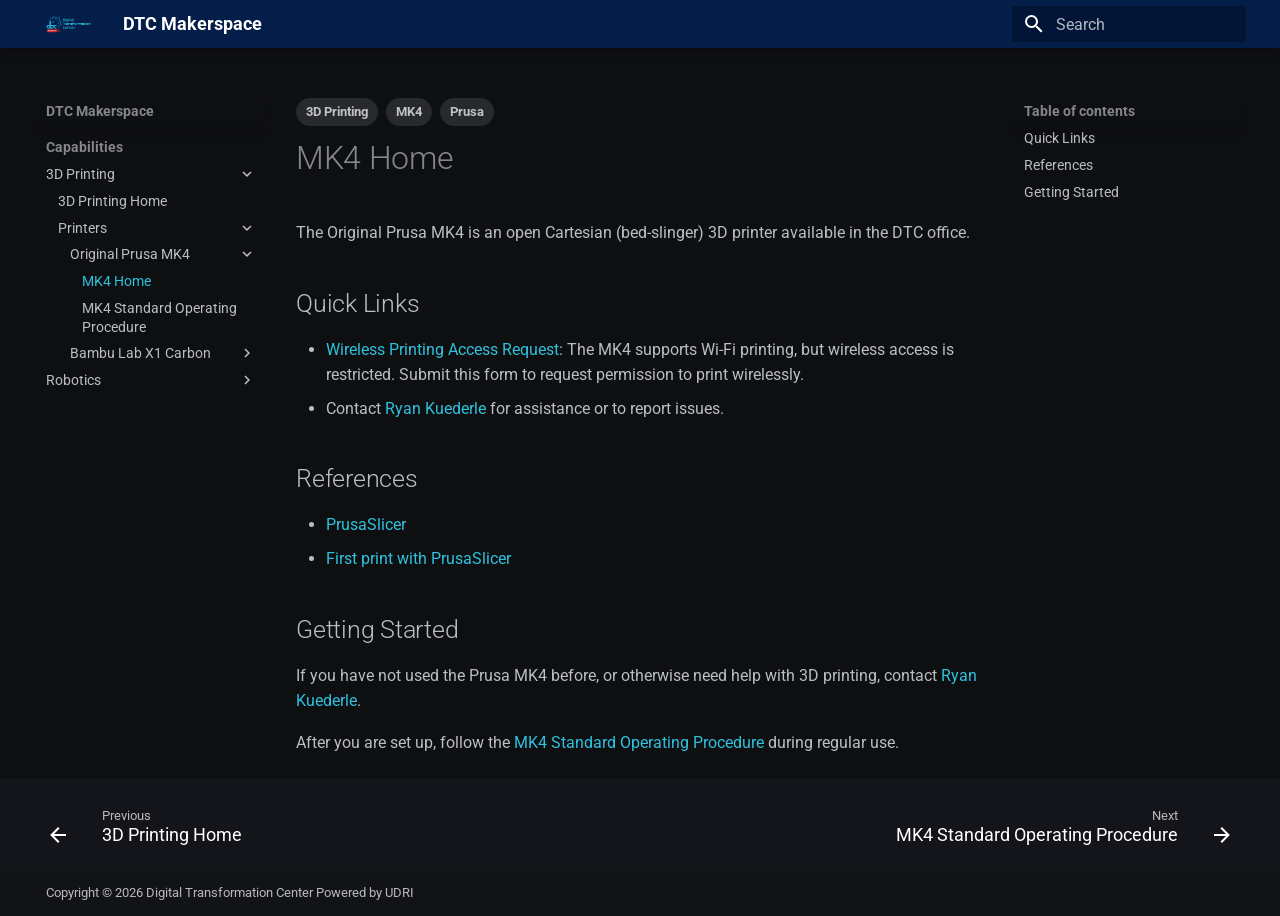
<file: capabilities/3d-printing/printers/prusa-mk4/index.html>
<!DOCTYPE html>
<html class="no-js" lang="en">
<head>
<meta charset="utf-8"/>
<meta content="width=device-width,initial-scale=1" name="viewport"/>
<link href="../../" rel="prev"/>
<link href="sop/" rel="next"/>
<link href="../../../../assets/logos/icon.png" rel="icon"/>
<meta content="mkdocs-1.6.1, mkdocs-material-9.7.7" name="generator"/>
<title>MK4 Home - DTC Makerspace</title>
<link href="../../../../assets/stylesheets/main.ec1eaa64.min.css" rel="stylesheet"/>
<link href="../../../../assets/stylesheets/palette.ab4e12ef.min.css" rel="stylesheet"/>
<link crossorigin="" href="https://fonts.gstatic.com" rel="preconnect"/>
<link href="https://fonts.googleapis.com/css?family=Roboto:300,300i,400,400i,700,700i%7CRoboto+Mono:400,400i,700,700i&amp;display=fallback" rel="stylesheet"/>
<style>:root{--md-text-font:"Roboto";--md-code-font:"Roboto Mono"}</style>
<link href="../../../../assets/css/extra.css" rel="stylesheet"/>
<script>__md_scope=new URL("../../../..",location),__md_hash=e=>[...e].reduce(((e,_)=>(e<<5)-e+_.charCodeAt(0)),0),__md_get=(e,_=localStorage,t=__md_scope)=>JSON.parse(_.getItem(t.pathname+"."+e)),__md_set=(e,_,t=localStorage,a=__md_scope)=>{try{t.setItem(a.pathname+"."+e,JSON.stringify(_))}catch(e){}}</script>
</head>
<body data-md-color-accent="red" data-md-color-primary="051d49" data-md-color-scheme="slate" dir="ltr">
<input autocomplete="off" class="md-toggle" data-md-toggle="drawer" id="__drawer" type="checkbox"/>
<input autocomplete="off" class="md-toggle" data-md-toggle="search" id="__search" type="checkbox"/>
<label class="md-overlay" for="__drawer"></label>
<div data-md-component="skip">
<a class="md-skip" href="#quick-links">
          Skip to content
        </a>
</div>
<div data-md-component="announce">
</div>
<header class="md-header md-header--shadow" data-md-component="header">
<nav aria-label="Header" class="md-header__inner md-grid">
<a aria-label="DTC Makerspace" class="md-header__button md-logo" data-md-component="logo" href="../../../.." title="DTC Makerspace">
<img alt="logo" src="../../../../assets/logos/primary.png"/>
</a>
<label class="md-header__button md-icon" for="__drawer">
<svg viewbox="0 0 24 24" xmlns="http://www.w3.org/2000/svg"><path d="M3 6h18v2H3zm0 5h18v2H3zm0 5h18v2H3z"></path></svg>
</label>
<div class="md-header__title" data-md-component="header-title">
<div class="md-header__ellipsis">
<div class="md-header__topic">
<span class="md-ellipsis">
            DTC Makerspace
          </span>
</div>
<div class="md-header__topic" data-md-component="header-topic">
<span class="md-ellipsis">
            
              MK4 Home
            
          </span>
</div>
</div>
</div>
<label class="md-header__button md-icon" for="__search">
<svg viewbox="0 0 24 24" xmlns="http://www.w3.org/2000/svg"><path d="M9.5 3A6.5 6.5 0 0 1 16 9.5c0 1.61-.59 3.09-1.56 4.23l.27.27h.79l5 5-1.5 1.5-5-5v-.79l-.27-.27A6.52 6.52 0 0 1 9.5 16 6.5 6.5 0 0 1 3 9.5 6.5 6.5 0 0 1 9.5 3m0 2C7 5 5 7 5 9.5S7 14 9.5 14 14 12 14 9.5 12 5 9.5 5"></path></svg>
</label>
<div class="md-search" data-md-component="search" role="dialog">
<label class="md-search__overlay" for="__search"></label>
<div class="md-search__inner" role="search">
<form class="md-search__form" name="search">
<input aria-label="Search" autocapitalize="off" autocomplete="off" autocorrect="off" class="md-search__input" data-md-component="search-query" name="query" placeholder="Search" required="" spellcheck="false" type="text"/>
<label class="md-search__icon md-icon" for="__search">
<svg viewbox="0 0 24 24" xmlns="http://www.w3.org/2000/svg"><path d="M9.5 3A6.5 6.5 0 0 1 16 9.5c0 1.61-.59 3.09-1.56 4.23l.27.27h.79l5 5-1.5 1.5-5-5v-.79l-.27-.27A6.52 6.52 0 0 1 9.5 16 6.5 6.5 0 0 1 3 9.5 6.5 6.5 0 0 1 9.5 3m0 2C7 5 5 7 5 9.5S7 14 9.5 14 14 12 14 9.5 12 5 9.5 5"></path></svg>
<svg viewbox="0 0 24 24" xmlns="http://www.w3.org/2000/svg"><path d="M20 11v2H8l5.5 5.5-1.42 1.42L4.16 12l7.92-7.92L13.5 5.5 8 11z"></path></svg>
</label>
<nav aria-label="Search" class="md-search__options">
<button aria-label="Clear" class="md-search__icon md-icon" tabindex="-1" title="Clear" type="reset">
<svg viewbox="0 0 24 24" xmlns="http://www.w3.org/2000/svg"><path d="M19 6.41 17.59 5 12 10.59 6.41 5 5 6.41 10.59 12 5 17.59 6.41 19 12 13.41 17.59 19 19 17.59 13.41 12z"></path></svg>
</button>
</nav>
</form>
<div class="md-search__output">
<div class="md-search__scrollwrap" data-md-scrollfix="" tabindex="0">
<div class="md-search-result" data-md-component="search-result">
<div class="md-search-result__meta">
            Initializing search
          </div>
<ol class="md-search-result__list" role="presentation"></ol>
</div>
</div>
</div>
</div>
</div>
</nav>
</header>
<div class="md-container" data-md-component="container">
<main class="md-main" data-md-component="main">
<div class="md-main__inner md-grid">
<div class="md-sidebar md-sidebar--primary" data-md-component="sidebar" data-md-type="navigation">
<div class="md-sidebar__scrollwrap">
<div class="md-sidebar__inner">
<nav aria-label="Navigation" class="md-nav md-nav--primary" data-md-level="0">
<label class="md-nav__title" for="__drawer">
<a aria-label="DTC Makerspace" class="md-nav__button md-logo" data-md-component="logo" href="../../../.." title="DTC Makerspace">
<img alt="logo" src="../../../../assets/logos/primary.png"/>
</a>
    DTC Makerspace
  </label>
<ul class="md-nav__list" data-md-scrollfix="">
<li class="md-nav__item md-nav__item--active md-nav__item--section md-nav__item--nested">
<input checked="" class="md-nav__toggle md-toggle" id="__nav_1" type="checkbox"/>
<label class="md-nav__link" for="__nav_1" id="__nav_1_label" tabindex="">
<span class="md-ellipsis">
    
  
    Capabilities
  

    
  </span>
<span class="md-nav__icon md-icon"></span>
</label>
<nav aria-expanded="true" aria-labelledby="__nav_1_label" class="md-nav" data-md-level="1">
<label class="md-nav__title" for="__nav_1">
<span class="md-nav__icon md-icon"></span>
            
  
    Capabilities
  

          </label>
<ul class="md-nav__list" data-md-scrollfix="">
<li class="md-nav__item md-nav__item--active md-nav__item--nested">
<input checked="" class="md-nav__toggle md-toggle" id="__nav_1_1" type="checkbox"/>
<label class="md-nav__link" for="__nav_1_1" id="__nav_1_1_label" tabindex="0">
<span class="md-ellipsis">
    
  
    3D Printing
  

    
  </span>
<span class="md-nav__icon md-icon"></span>
</label>
<nav aria-expanded="true" aria-labelledby="__nav_1_1_label" class="md-nav" data-md-level="2">
<label class="md-nav__title" for="__nav_1_1">
<span class="md-nav__icon md-icon"></span>
            
  
    3D Printing
  

          </label>
<ul class="md-nav__list" data-md-scrollfix="">
<li class="md-nav__item">
<a class="md-nav__link" href="../../">
<span class="md-ellipsis">
    
  
    3D Printing Home
  

    
  </span>
</a>
</li>
<li class="md-nav__item md-nav__item--active md-nav__item--nested">
<input checked="" class="md-nav__toggle md-toggle" id="__nav_1_1_2" type="checkbox"/>
<label class="md-nav__link" for="__nav_1_1_2" id="__nav_1_1_2_label" tabindex="0">
<span class="md-ellipsis">
    
  
    Printers
  

    
  </span>
<span class="md-nav__icon md-icon"></span>
</label>
<nav aria-expanded="true" aria-labelledby="__nav_1_1_2_label" class="md-nav" data-md-level="3">
<label class="md-nav__title" for="__nav_1_1_2">
<span class="md-nav__icon md-icon"></span>
            
  
    Printers
  

          </label>
<ul class="md-nav__list" data-md-scrollfix="">
<li class="md-nav__item md-nav__item--active md-nav__item--nested">
<input checked="" class="md-nav__toggle md-toggle" id="__nav_1_1_2_1" type="checkbox"/>
<label class="md-nav__link" for="__nav_1_1_2_1" id="__nav_1_1_2_1_label" tabindex="0">
<span class="md-ellipsis">
    
  
    Original Prusa MK4
  

    
  </span>
<span class="md-nav__icon md-icon"></span>
</label>
<nav aria-expanded="true" aria-labelledby="__nav_1_1_2_1_label" class="md-nav" data-md-level="4">
<label class="md-nav__title" for="__nav_1_1_2_1">
<span class="md-nav__icon md-icon"></span>
            
  
    Original Prusa MK4
  

          </label>
<ul class="md-nav__list" data-md-scrollfix="">
<li class="md-nav__item md-nav__item--active">
<input class="md-nav__toggle md-toggle" id="__toc" type="checkbox"/>
<label class="md-nav__link md-nav__link--active" for="__toc">
<span class="md-ellipsis">
    
  
    MK4 Home
  

    
  </span>
<span class="md-nav__icon md-icon"></span>
</label>
<a class="md-nav__link md-nav__link--active" href="./">
<span class="md-ellipsis">
    
  
    MK4 Home
  

    
  </span>
</a>
<nav aria-label="Table of contents" class="md-nav md-nav--secondary">
<label class="md-nav__title" for="__toc">
<span class="md-nav__icon md-icon"></span>
      Table of contents
    </label>
<ul class="md-nav__list" data-md-component="toc" data-md-scrollfix="">
<li class="md-nav__item">
<a class="md-nav__link" href="#quick-links">
<span class="md-ellipsis">
      
        Quick Links
      
    </span>
</a>
</li>
<li class="md-nav__item">
<a class="md-nav__link" href="#references">
<span class="md-ellipsis">
      
        References
      
    </span>
</a>
</li>
<li class="md-nav__item">
<a class="md-nav__link" href="#getting-started">
<span class="md-ellipsis">
      
        Getting Started
      
    </span>
</a>
</li>
</ul>
</nav>
</li>
<li class="md-nav__item">
<a class="md-nav__link" href="sop/">
<span class="md-ellipsis">
    
  
    MK4 Standard Operating Procedure
  

    
  </span>
</a>
</li>
</ul>
</nav>
</li>
<li class="md-nav__item md-nav__item--nested">
<input class="md-nav__toggle md-toggle" id="__nav_1_1_2_2" type="checkbox"/>
<label class="md-nav__link" for="__nav_1_1_2_2" id="__nav_1_1_2_2_label" tabindex="0">
<span class="md-ellipsis">
    
  
    Bambu Lab X1 Carbon
  

    
  </span>
<span class="md-nav__icon md-icon"></span>
</label>
<nav aria-expanded="false" aria-labelledby="__nav_1_1_2_2_label" class="md-nav" data-md-level="4">
<label class="md-nav__title" for="__nav_1_1_2_2">
<span class="md-nav__icon md-icon"></span>
            
  
    Bambu Lab X1 Carbon
  

          </label>
<ul class="md-nav__list" data-md-scrollfix="">
<li class="md-nav__item">
<a class="md-nav__link" href="../bambu-x1c/">
<span class="md-ellipsis">
    
  
    X1C Home
  

    
  </span>
</a>
</li>
<li class="md-nav__item">
<a class="md-nav__link" href="../bambu-x1c/sop/">
<span class="md-ellipsis">
    
  
    X1C Standard Operating Procedure
  

    
  </span>
</a>
</li>
<li class="md-nav__item">
<a class="md-nav__link" href="../bambu-x1c/specs/">
<span class="md-ellipsis">
    
  
    X1C Specifications
  

    
  </span>
</a>
</li>
</ul>
</nav>
</li>
</ul>
</nav>
</li>
</ul>
</nav>
</li>
<li class="md-nav__item md-nav__item--nested">
<input class="md-nav__toggle md-toggle" id="__nav_1_2" type="checkbox"/>
<label class="md-nav__link" for="__nav_1_2" id="__nav_1_2_label" tabindex="0">
<span class="md-ellipsis">
    
  
    Robotics
  

    
  </span>
<span class="md-nav__icon md-icon"></span>
</label>
<nav aria-expanded="false" aria-labelledby="__nav_1_2_label" class="md-nav" data-md-level="2">
<label class="md-nav__title" for="__nav_1_2">
<span class="md-nav__icon md-icon"></span>
            
  
    Robotics
  

          </label>
<ul class="md-nav__list" data-md-scrollfix="">
<li class="md-nav__item">
<a class="md-nav__link" href="../../../robotics/">
<span class="md-ellipsis">
    
  
    Robotics Home
  

    
  </span>
</a>
</li>
<li class="md-nav__item md-nav__item--nested">
<input class="md-nav__toggle md-toggle" id="__nav_1_2_2" type="checkbox"/>
<label class="md-nav__link" for="__nav_1_2_2" id="__nav_1_2_2_label" tabindex="0">
<span class="md-ellipsis">
    
  
    Robots
  

    
  </span>
<span class="md-nav__icon md-icon"></span>
</label>
<nav aria-expanded="false" aria-labelledby="__nav_1_2_2_label" class="md-nav" data-md-level="3">
<label class="md-nav__title" for="__nav_1_2_2">
<span class="md-nav__icon md-icon"></span>
            
  
    Robots
  

          </label>
<ul class="md-nav__list" data-md-scrollfix="">
<li class="md-nav__item md-nav__item--nested">
<input class="md-nav__toggle md-toggle" id="__nav_1_2_2_1" type="checkbox"/>
<label class="md-nav__link" for="__nav_1_2_2_1" id="__nav_1_2_2_1_label" tabindex="0">
<span class="md-ellipsis">
    
  
    Universal Robots UR5e
  

    
  </span>
<span class="md-nav__icon md-icon"></span>
</label>
<nav aria-expanded="false" aria-labelledby="__nav_1_2_2_1_label" class="md-nav" data-md-level="4">
<label class="md-nav__title" for="__nav_1_2_2_1">
<span class="md-nav__icon md-icon"></span>
            
  
    Universal Robots UR5e
  

          </label>
<ul class="md-nav__list" data-md-scrollfix="">
<li class="md-nav__item">
<a class="md-nav__link" href="../../../robotics/robots/ur5e/">
<span class="md-ellipsis">
    
  
    UR5e Home
  

    
  </span>
</a>
</li>
<li class="md-nav__item">
<a class="md-nav__link" href="../../../robotics/robots/ur5e/sop/">
<span class="md-ellipsis">
    
  
    UR5e Standard Operating Procedure
  

    
  </span>
</a>
</li>
<li class="md-nav__item">
<a class="md-nav__link" href="../../../robotics/robots/ur5e/specs/">
<span class="md-ellipsis">
    
  
    UR5e Specifications
  

    
  </span>
</a>
</li>
</ul>
</nav>
</li>
</ul>
</nav>
</li>
</ul>
</nav>
</li>
</ul>
</nav>
</li>
</ul>
</nav>
</div>
</div>
</div>
<div class="md-sidebar md-sidebar--secondary" data-md-component="sidebar" data-md-type="toc">
<div class="md-sidebar__scrollwrap">
<div class="md-sidebar__inner">
<nav aria-label="Table of contents" class="md-nav md-nav--secondary">
<label class="md-nav__title" for="__toc">
<span class="md-nav__icon md-icon"></span>
      Table of contents
    </label>
<ul class="md-nav__list" data-md-component="toc" data-md-scrollfix="">
<li class="md-nav__item">
<a class="md-nav__link" href="#quick-links">
<span class="md-ellipsis">
      
        Quick Links
      
    </span>
</a>
</li>
<li class="md-nav__item">
<a class="md-nav__link" href="#references">
<span class="md-ellipsis">
      
        References
      
    </span>
</a>
</li>
<li class="md-nav__item">
<a class="md-nav__link" href="#getting-started">
<span class="md-ellipsis">
      
        Getting Started
      
    </span>
</a>
</li>
</ul>
</nav>
</div>
</div>
</div>
<div class="md-content" data-md-component="content">
<article class="md-content__inner md-typeset">
<nav class="md-tags">
<span class="md-tag">3D Printing</span>
<span class="md-tag">MK4</span>
<span class="md-tag">Prusa</span>
</nav>
<h1>MK4 Home</h1>
<p>The Original Prusa MK4 is an open Cartesian (bed-slinger) 3D printer available in the DTC office.</p>
<h2 id="quick-links">Quick Links</h2>
<ul>
<li><a href="https://forms.osi.office365.us/Pages/ResponsePage.aspx?id=ornV8r1eukKGkKENa77QhaitGsMoaXhKjfcIL8FHNQRUMFZJSk9KUDUyTE1RU1ZGU0xXSTlRNTZKQi4u">Wireless Printing Access Request</a>: The MK4 supports Wi‑Fi printing, but wireless access is restricted. Submit this form to request permission to print wirelessly.</li>
<li>Contact <a href="mailto:ryan.kuederle@udri.udayton.edu">Ryan Kuederle</a> for assistance or to report issues.</li>
</ul>
<h2 id="references">References</h2>
<ul>
<li><a href="https://www.prusa3d.com/p/prusaslicer/">PrusaSlicer</a></li>
<li><a href="https://help.prusa3d.com/article/first-print-with-prusaslicer_1753?product=prusaslicer">First print with PrusaSlicer</a></li>
</ul>
<h2 id="getting-started">Getting Started</h2>
<p>If you have not used the Prusa MK4 before, or otherwise need help with 3D printing, contact <a href="mailto:kuederler1@udayton.edu">Ryan Kuederle</a>.</p>
<p>After you are set up, follow the <a href="sop/">MK4 Standard Operating Procedure</a> during regular use.</p>
</article>
</div>
<script>var target=document.getElementById(location.hash.slice(1));target&&target.name&&(target.checked=target.name.startsWith("__tabbed_"))</script>
</div>
</main>
<footer class="md-footer">
<nav aria-label="Footer" class="md-footer__inner md-grid">
<a aria-label="Previous: 3D Printing Home" class="md-footer__link md-footer__link--prev" href="../../">
<div class="md-footer__button md-icon">
<svg viewbox="0 0 24 24" xmlns="http://www.w3.org/2000/svg"><path d="M20 11v2H8l5.5 5.5-1.42 1.42L4.16 12l7.92-7.92L13.5 5.5 8 11z"></path></svg>
</div>
<div class="md-footer__title">
<span class="md-footer__direction">
                Previous
              </span>
<div class="md-ellipsis">
                3D Printing Home
              </div>
</div>
</a>
<a aria-label="Next: MK4 Standard Operating Procedure" class="md-footer__link md-footer__link--next" href="sop/">
<div class="md-footer__title">
<span class="md-footer__direction">
                Next
              </span>
<div class="md-ellipsis">
                MK4 Standard Operating Procedure
              </div>
</div>
<div class="md-footer__button md-icon">
<svg viewbox="0 0 24 24" xmlns="http://www.w3.org/2000/svg"><path d="M4 11v2h12l-5.5 5.5 1.42 1.42L19.84 12l-7.92-7.92L10.5 5.5 16 11z"></path></svg>
</div>
</a>
</nav>
<div class="md-footer-meta md-typeset">
<div class="md-footer-meta__inner md-grid">
<div class="md-copyright">
<div class="md-copyright__highlight">
      Copyright © 2026 Digital Transformation Center Powered by UDRI
    </div>
</div>
</div>
</div>
</footer>
</div>
<div class="md-dialog" data-md-component="dialog">
<div class="md-dialog__inner md-typeset"></div>
</div>
<script id="__config" type="application/json">{"annotate": null, "base": "../../../..", "features": ["navigation.footer", "navigation.sections"], "search": "../../../../assets/javascripts/workers/search.2c215733.min.js", "tags": null, "translations": {"clipboard.copied": "Copied to clipboard", "clipboard.copy": "Copy to clipboard", "search.result.more.one": "1 more on this page", "search.result.more.other": "# more on this page", "search.result.none": "No matching documents", "search.result.one": "1 matching document", "search.result.other": "# matching documents", "search.result.placeholder": "Type to start searching", "search.result.term.missing": "Missing", "select.version": "Select version"}, "version": null}</script>
<script src="../../../../assets/javascripts/bundle.d7400e89.min.js"></script>
</body>
</html>
</file>
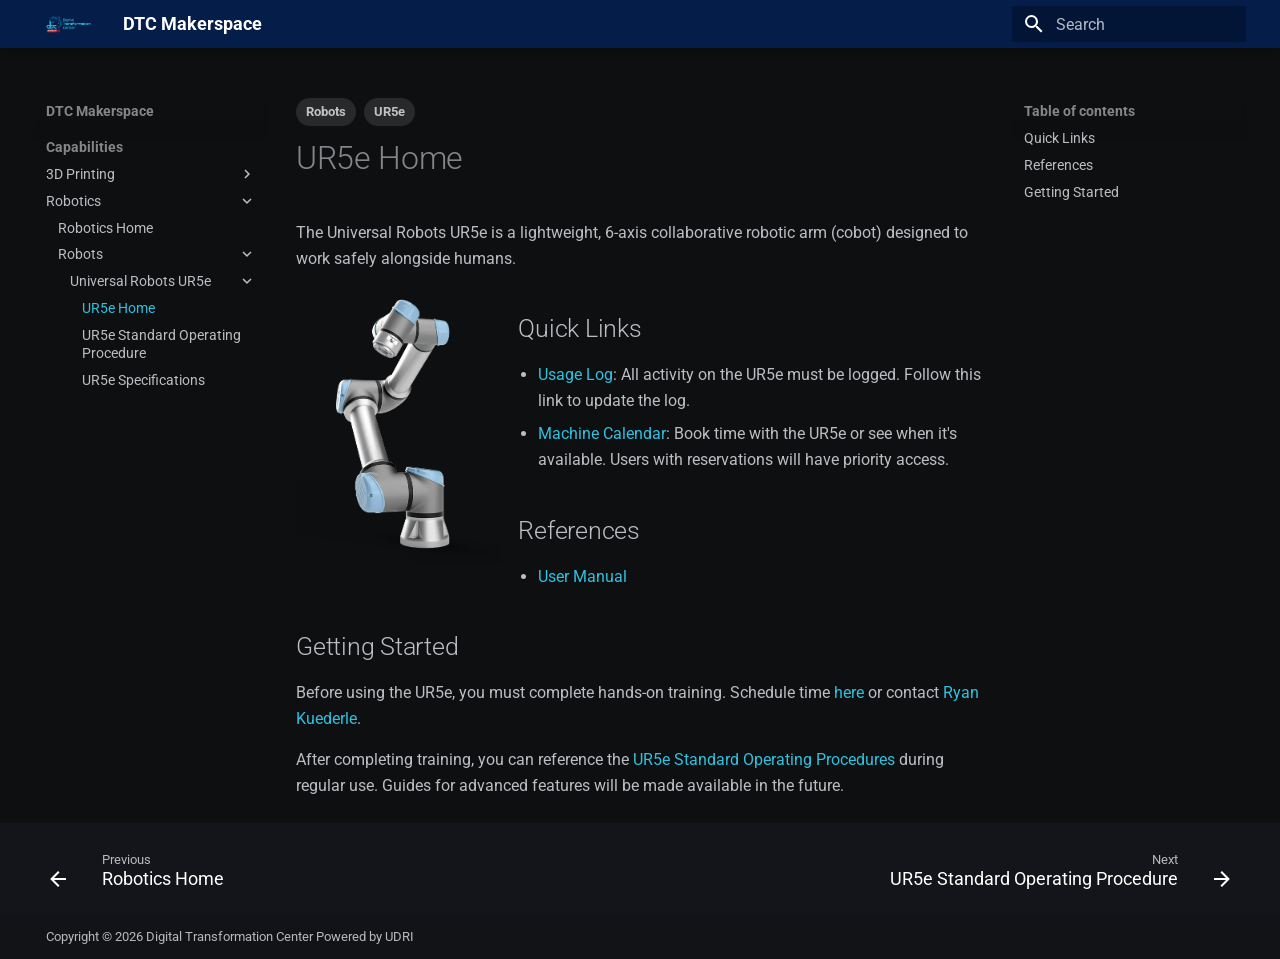
<file: capabilities/robotics/robots/ur5e/index.html>
<!DOCTYPE html>
<html class="no-js" lang="en">
<head>
<meta charset="utf-8"/>
<meta content="width=device-width,initial-scale=1" name="viewport"/>
<link href="../../" rel="prev"/>
<link href="sop/" rel="next"/>
<link href="../../../../assets/logos/icon.png" rel="icon"/>
<meta content="mkdocs-1.6.1, mkdocs-material-9.7.7" name="generator"/>
<title>UR5e Home - DTC Makerspace</title>
<link href="../../../../assets/stylesheets/main.ec1eaa64.min.css" rel="stylesheet"/>
<link href="../../../../assets/stylesheets/palette.ab4e12ef.min.css" rel="stylesheet"/>
<link crossorigin="" href="https://fonts.gstatic.com" rel="preconnect"/>
<link href="https://fonts.googleapis.com/css?family=Roboto:300,300i,400,400i,700,700i%7CRoboto+Mono:400,400i,700,700i&amp;display=fallback" rel="stylesheet"/>
<style>:root{--md-text-font:"Roboto";--md-code-font:"Roboto Mono"}</style>
<link href="../../../../assets/css/extra.css" rel="stylesheet"/>
<script>__md_scope=new URL("../../../..",location),__md_hash=e=>[...e].reduce(((e,_)=>(e<<5)-e+_.charCodeAt(0)),0),__md_get=(e,_=localStorage,t=__md_scope)=>JSON.parse(_.getItem(t.pathname+"."+e)),__md_set=(e,_,t=localStorage,a=__md_scope)=>{try{t.setItem(a.pathname+"."+e,JSON.stringify(_))}catch(e){}}</script>
</head>
<body data-md-color-accent="red" data-md-color-primary="051d49" data-md-color-scheme="slate" dir="ltr">
<input autocomplete="off" class="md-toggle" data-md-toggle="drawer" id="__drawer" type="checkbox"/>
<input autocomplete="off" class="md-toggle" data-md-toggle="search" id="__search" type="checkbox"/>
<label class="md-overlay" for="__drawer"></label>
<div data-md-component="skip">
<a class="md-skip" href="#quick-links">
          Skip to content
        </a>
</div>
<div data-md-component="announce">
</div>
<header class="md-header md-header--shadow" data-md-component="header">
<nav aria-label="Header" class="md-header__inner md-grid">
<a aria-label="DTC Makerspace" class="md-header__button md-logo" data-md-component="logo" href="../../../.." title="DTC Makerspace">
<img alt="logo" src="../../../../assets/logos/primary.png"/>
</a>
<label class="md-header__button md-icon" for="__drawer">
<svg viewbox="0 0 24 24" xmlns="http://www.w3.org/2000/svg"><path d="M3 6h18v2H3zm0 5h18v2H3zm0 5h18v2H3z"></path></svg>
</label>
<div class="md-header__title" data-md-component="header-title">
<div class="md-header__ellipsis">
<div class="md-header__topic">
<span class="md-ellipsis">
            DTC Makerspace
          </span>
</div>
<div class="md-header__topic" data-md-component="header-topic">
<span class="md-ellipsis">
            
              UR5e Home
            
          </span>
</div>
</div>
</div>
<label class="md-header__button md-icon" for="__search">
<svg viewbox="0 0 24 24" xmlns="http://www.w3.org/2000/svg"><path d="M9.5 3A6.5 6.5 0 0 1 16 9.5c0 1.61-.59 3.09-1.56 4.23l.27.27h.79l5 5-1.5 1.5-5-5v-.79l-.27-.27A6.52 6.52 0 0 1 9.5 16 6.5 6.5 0 0 1 3 9.5 6.5 6.5 0 0 1 9.5 3m0 2C7 5 5 7 5 9.5S7 14 9.5 14 14 12 14 9.5 12 5 9.5 5"></path></svg>
</label>
<div class="md-search" data-md-component="search" role="dialog">
<label class="md-search__overlay" for="__search"></label>
<div class="md-search__inner" role="search">
<form class="md-search__form" name="search">
<input aria-label="Search" autocapitalize="off" autocomplete="off" autocorrect="off" class="md-search__input" data-md-component="search-query" name="query" placeholder="Search" required="" spellcheck="false" type="text"/>
<label class="md-search__icon md-icon" for="__search">
<svg viewbox="0 0 24 24" xmlns="http://www.w3.org/2000/svg"><path d="M9.5 3A6.5 6.5 0 0 1 16 9.5c0 1.61-.59 3.09-1.56 4.23l.27.27h.79l5 5-1.5 1.5-5-5v-.79l-.27-.27A6.52 6.52 0 0 1 9.5 16 6.5 6.5 0 0 1 3 9.5 6.5 6.5 0 0 1 9.5 3m0 2C7 5 5 7 5 9.5S7 14 9.5 14 14 12 14 9.5 12 5 9.5 5"></path></svg>
<svg viewbox="0 0 24 24" xmlns="http://www.w3.org/2000/svg"><path d="M20 11v2H8l5.5 5.5-1.42 1.42L4.16 12l7.92-7.92L13.5 5.5 8 11z"></path></svg>
</label>
<nav aria-label="Search" class="md-search__options">
<button aria-label="Clear" class="md-search__icon md-icon" tabindex="-1" title="Clear" type="reset">
<svg viewbox="0 0 24 24" xmlns="http://www.w3.org/2000/svg"><path d="M19 6.41 17.59 5 12 10.59 6.41 5 5 6.41 10.59 12 5 17.59 6.41 19 12 13.41 17.59 19 19 17.59 13.41 12z"></path></svg>
</button>
</nav>
</form>
<div class="md-search__output">
<div class="md-search__scrollwrap" data-md-scrollfix="" tabindex="0">
<div class="md-search-result" data-md-component="search-result">
<div class="md-search-result__meta">
            Initializing search
          </div>
<ol class="md-search-result__list" role="presentation"></ol>
</div>
</div>
</div>
</div>
</div>
</nav>
</header>
<div class="md-container" data-md-component="container">
<main class="md-main" data-md-component="main">
<div class="md-main__inner md-grid">
<div class="md-sidebar md-sidebar--primary" data-md-component="sidebar" data-md-type="navigation">
<div class="md-sidebar__scrollwrap">
<div class="md-sidebar__inner">
<nav aria-label="Navigation" class="md-nav md-nav--primary" data-md-level="0">
<label class="md-nav__title" for="__drawer">
<a aria-label="DTC Makerspace" class="md-nav__button md-logo" data-md-component="logo" href="../../../.." title="DTC Makerspace">
<img alt="logo" src="../../../../assets/logos/primary.png"/>
</a>
    DTC Makerspace
  </label>
<ul class="md-nav__list" data-md-scrollfix="">
<li class="md-nav__item md-nav__item--active md-nav__item--section md-nav__item--nested">
<input checked="" class="md-nav__toggle md-toggle" id="__nav_1" type="checkbox"/>
<label class="md-nav__link" for="__nav_1" id="__nav_1_label" tabindex="">
<span class="md-ellipsis">
    
  
    Capabilities
  

    
  </span>
<span class="md-nav__icon md-icon"></span>
</label>
<nav aria-expanded="true" aria-labelledby="__nav_1_label" class="md-nav" data-md-level="1">
<label class="md-nav__title" for="__nav_1">
<span class="md-nav__icon md-icon"></span>
            
  
    Capabilities
  

          </label>
<ul class="md-nav__list" data-md-scrollfix="">
<li class="md-nav__item md-nav__item--nested">
<input class="md-nav__toggle md-toggle" id="__nav_1_1" type="checkbox"/>
<label class="md-nav__link" for="__nav_1_1" id="__nav_1_1_label" tabindex="0">
<span class="md-ellipsis">
    
  
    3D Printing
  

    
  </span>
<span class="md-nav__icon md-icon"></span>
</label>
<nav aria-expanded="false" aria-labelledby="__nav_1_1_label" class="md-nav" data-md-level="2">
<label class="md-nav__title" for="__nav_1_1">
<span class="md-nav__icon md-icon"></span>
            
  
    3D Printing
  

          </label>
<ul class="md-nav__list" data-md-scrollfix="">
<li class="md-nav__item">
<a class="md-nav__link" href="../../../3d-printing/">
<span class="md-ellipsis">
    
  
    3D Printing Home
  

    
  </span>
</a>
</li>
<li class="md-nav__item md-nav__item--nested">
<input class="md-nav__toggle md-toggle" id="__nav_1_1_2" type="checkbox"/>
<label class="md-nav__link" for="__nav_1_1_2" id="__nav_1_1_2_label" tabindex="0">
<span class="md-ellipsis">
    
  
    Printers
  

    
  </span>
<span class="md-nav__icon md-icon"></span>
</label>
<nav aria-expanded="false" aria-labelledby="__nav_1_1_2_label" class="md-nav" data-md-level="3">
<label class="md-nav__title" for="__nav_1_1_2">
<span class="md-nav__icon md-icon"></span>
            
  
    Printers
  

          </label>
<ul class="md-nav__list" data-md-scrollfix="">
<li class="md-nav__item md-nav__item--nested">
<input class="md-nav__toggle md-toggle" id="__nav_1_1_2_1" type="checkbox"/>
<label class="md-nav__link" for="__nav_1_1_2_1" id="__nav_1_1_2_1_label" tabindex="0">
<span class="md-ellipsis">
    
  
    Original Prusa MK4
  

    
  </span>
<span class="md-nav__icon md-icon"></span>
</label>
<nav aria-expanded="false" aria-labelledby="__nav_1_1_2_1_label" class="md-nav" data-md-level="4">
<label class="md-nav__title" for="__nav_1_1_2_1">
<span class="md-nav__icon md-icon"></span>
            
  
    Original Prusa MK4
  

          </label>
<ul class="md-nav__list" data-md-scrollfix="">
<li class="md-nav__item">
<a class="md-nav__link" href="../../../3d-printing/printers/prusa-mk4/">
<span class="md-ellipsis">
    
  
    MK4 Home
  

    
  </span>
</a>
</li>
<li class="md-nav__item">
<a class="md-nav__link" href="../../../3d-printing/printers/prusa-mk4/sop/">
<span class="md-ellipsis">
    
  
    MK4 Standard Operating Procedure
  

    
  </span>
</a>
</li>
</ul>
</nav>
</li>
<li class="md-nav__item md-nav__item--nested">
<input class="md-nav__toggle md-toggle" id="__nav_1_1_2_2" type="checkbox"/>
<label class="md-nav__link" for="__nav_1_1_2_2" id="__nav_1_1_2_2_label" tabindex="0">
<span class="md-ellipsis">
    
  
    Bambu Lab X1 Carbon
  

    
  </span>
<span class="md-nav__icon md-icon"></span>
</label>
<nav aria-expanded="false" aria-labelledby="__nav_1_1_2_2_label" class="md-nav" data-md-level="4">
<label class="md-nav__title" for="__nav_1_1_2_2">
<span class="md-nav__icon md-icon"></span>
            
  
    Bambu Lab X1 Carbon
  

          </label>
<ul class="md-nav__list" data-md-scrollfix="">
<li class="md-nav__item">
<a class="md-nav__link" href="../../../3d-printing/printers/bambu-x1c/">
<span class="md-ellipsis">
    
  
    X1C Home
  

    
  </span>
</a>
</li>
<li class="md-nav__item">
<a class="md-nav__link" href="../../../3d-printing/printers/bambu-x1c/sop/">
<span class="md-ellipsis">
    
  
    X1C Standard Operating Procedure
  

    
  </span>
</a>
</li>
<li class="md-nav__item">
<a class="md-nav__link" href="../../../3d-printing/printers/bambu-x1c/specs/">
<span class="md-ellipsis">
    
  
    X1C Specifications
  

    
  </span>
</a>
</li>
</ul>
</nav>
</li>
</ul>
</nav>
</li>
</ul>
</nav>
</li>
<li class="md-nav__item md-nav__item--active md-nav__item--nested">
<input checked="" class="md-nav__toggle md-toggle" id="__nav_1_2" type="checkbox"/>
<label class="md-nav__link" for="__nav_1_2" id="__nav_1_2_label" tabindex="0">
<span class="md-ellipsis">
    
  
    Robotics
  

    
  </span>
<span class="md-nav__icon md-icon"></span>
</label>
<nav aria-expanded="true" aria-labelledby="__nav_1_2_label" class="md-nav" data-md-level="2">
<label class="md-nav__title" for="__nav_1_2">
<span class="md-nav__icon md-icon"></span>
            
  
    Robotics
  

          </label>
<ul class="md-nav__list" data-md-scrollfix="">
<li class="md-nav__item">
<a class="md-nav__link" href="../../">
<span class="md-ellipsis">
    
  
    Robotics Home
  

    
  </span>
</a>
</li>
<li class="md-nav__item md-nav__item--active md-nav__item--nested">
<input checked="" class="md-nav__toggle md-toggle" id="__nav_1_2_2" type="checkbox"/>
<label class="md-nav__link" for="__nav_1_2_2" id="__nav_1_2_2_label" tabindex="0">
<span class="md-ellipsis">
    
  
    Robots
  

    
  </span>
<span class="md-nav__icon md-icon"></span>
</label>
<nav aria-expanded="true" aria-labelledby="__nav_1_2_2_label" class="md-nav" data-md-level="3">
<label class="md-nav__title" for="__nav_1_2_2">
<span class="md-nav__icon md-icon"></span>
            
  
    Robots
  

          </label>
<ul class="md-nav__list" data-md-scrollfix="">
<li class="md-nav__item md-nav__item--active md-nav__item--nested">
<input checked="" class="md-nav__toggle md-toggle" id="__nav_1_2_2_1" type="checkbox"/>
<label class="md-nav__link" for="__nav_1_2_2_1" id="__nav_1_2_2_1_label" tabindex="0">
<span class="md-ellipsis">
    
  
    Universal Robots UR5e
  

    
  </span>
<span class="md-nav__icon md-icon"></span>
</label>
<nav aria-expanded="true" aria-labelledby="__nav_1_2_2_1_label" class="md-nav" data-md-level="4">
<label class="md-nav__title" for="__nav_1_2_2_1">
<span class="md-nav__icon md-icon"></span>
            
  
    Universal Robots UR5e
  

          </label>
<ul class="md-nav__list" data-md-scrollfix="">
<li class="md-nav__item md-nav__item--active">
<input class="md-nav__toggle md-toggle" id="__toc" type="checkbox"/>
<label class="md-nav__link md-nav__link--active" for="__toc">
<span class="md-ellipsis">
    
  
    UR5e Home
  

    
  </span>
<span class="md-nav__icon md-icon"></span>
</label>
<a class="md-nav__link md-nav__link--active" href="./">
<span class="md-ellipsis">
    
  
    UR5e Home
  

    
  </span>
</a>
<nav aria-label="Table of contents" class="md-nav md-nav--secondary">
<label class="md-nav__title" for="__toc">
<span class="md-nav__icon md-icon"></span>
      Table of contents
    </label>
<ul class="md-nav__list" data-md-component="toc" data-md-scrollfix="">
<li class="md-nav__item">
<a class="md-nav__link" href="#quick-links">
<span class="md-ellipsis">
      
        Quick Links
      
    </span>
</a>
</li>
<li class="md-nav__item">
<a class="md-nav__link" href="#references">
<span class="md-ellipsis">
      
        References
      
    </span>
</a>
</li>
<li class="md-nav__item">
<a class="md-nav__link" href="#getting-started">
<span class="md-ellipsis">
      
        Getting Started
      
    </span>
</a>
</li>
</ul>
</nav>
</li>
<li class="md-nav__item">
<a class="md-nav__link" href="sop/">
<span class="md-ellipsis">
    
  
    UR5e Standard Operating Procedure
  

    
  </span>
</a>
</li>
<li class="md-nav__item">
<a class="md-nav__link" href="specs/">
<span class="md-ellipsis">
    
  
    UR5e Specifications
  

    
  </span>
</a>
</li>
</ul>
</nav>
</li>
</ul>
</nav>
</li>
</ul>
</nav>
</li>
</ul>
</nav>
</li>
</ul>
</nav>
</div>
</div>
</div>
<div class="md-sidebar md-sidebar--secondary" data-md-component="sidebar" data-md-type="toc">
<div class="md-sidebar__scrollwrap">
<div class="md-sidebar__inner">
<nav aria-label="Table of contents" class="md-nav md-nav--secondary">
<label class="md-nav__title" for="__toc">
<span class="md-nav__icon md-icon"></span>
      Table of contents
    </label>
<ul class="md-nav__list" data-md-component="toc" data-md-scrollfix="">
<li class="md-nav__item">
<a class="md-nav__link" href="#quick-links">
<span class="md-ellipsis">
      
        Quick Links
      
    </span>
</a>
</li>
<li class="md-nav__item">
<a class="md-nav__link" href="#references">
<span class="md-ellipsis">
      
        References
      
    </span>
</a>
</li>
<li class="md-nav__item">
<a class="md-nav__link" href="#getting-started">
<span class="md-ellipsis">
      
        Getting Started
      
    </span>
</a>
</li>
</ul>
</nav>
</div>
</div>
</div>
<div class="md-content" data-md-component="content">
<article class="md-content__inner md-typeset">
<nav class="md-tags">
<span class="md-tag">Robots</span>
<span class="md-tag">UR5e</span>
</nav>
<h1>UR5e Home</h1>
<p>The Universal Robots UR5e is a lightweight, 6-axis collaborative robotic arm (cobot) designed to work safely alongside humans.</p>
<p><img align="left" alt="alt text" src="images/ur5e.png" width="30%"/></p>
<h2 id="quick-links">Quick Links</h2>
<ul>
<li><a href="https://forms.osi.office365.us/Pages/ResponsePage.aspx?id=ornV8r1eukKGkKENa77QhaitGsMoaXhKjfcIL8FHNQRUNDBKM1ZUOEk0VVMwTkw2NklKMzE3WjU4US4u&amp;r55f82002aef5477796287c3ad781e107=ur-ur5e-01">Usage Log</a>: All activity on the UR5e must be logged. Follow this link to update the log. </li>
<li><a href="https://outlook.office365.us/book/DTCModelShop@udri.udayton.edu/s/O-mHh3b4aUmmYF0yY0RVQw2?ismsaljsauthenabled">Machine Calendar</a>: Book time with the UR5e or see when it's available. Users with reservations will have priority access. </li>
</ul>
<h2 id="references">References</h2>
<ul>
<li><a href="https://www.universal-robots.com/manuals/EN/PDF/SW5_19/user-manual-UR5e-PDF_online/710-965-00_UR5e_User_Manual_en_Global.pdf">User Manual</a></li>
</ul>
<h2 id="getting-started">Getting Started</h2>
<p>Before using the UR5e, you must complete hands-on training. Schedule time <a href="https://outlook.office365.us/book/DTCModelShop@udri.udayton.edu/s/0L9_bBFsukK22-TNOZ645A2?ismsaljsauthenabled">here</a> or contact <a href="mailto:ryan.kuederle@udri.udayton.edu?subject=Universal%20Robots%20UR5e%20Training">Ryan Kuederle</a>.</p>
<p>After completing training, you can reference the <a href="sop/">UR5e Standard Operating Procedures</a> during regular use. Guides for advanced features will be made available in the future. </p>
</article>
</div>
<script>var target=document.getElementById(location.hash.slice(1));target&&target.name&&(target.checked=target.name.startsWith("__tabbed_"))</script>
</div>
</main>
<footer class="md-footer">
<nav aria-label="Footer" class="md-footer__inner md-grid">
<a aria-label="Previous: Robotics Home" class="md-footer__link md-footer__link--prev" href="../../">
<div class="md-footer__button md-icon">
<svg viewbox="0 0 24 24" xmlns="http://www.w3.org/2000/svg"><path d="M20 11v2H8l5.5 5.5-1.42 1.42L4.16 12l7.92-7.92L13.5 5.5 8 11z"></path></svg>
</div>
<div class="md-footer__title">
<span class="md-footer__direction">
                Previous
              </span>
<div class="md-ellipsis">
                Robotics Home
              </div>
</div>
</a>
<a aria-label="Next: UR5e Standard Operating Procedure" class="md-footer__link md-footer__link--next" href="sop/">
<div class="md-footer__title">
<span class="md-footer__direction">
                Next
              </span>
<div class="md-ellipsis">
                UR5e Standard Operating Procedure
              </div>
</div>
<div class="md-footer__button md-icon">
<svg viewbox="0 0 24 24" xmlns="http://www.w3.org/2000/svg"><path d="M4 11v2h12l-5.5 5.5 1.42 1.42L19.84 12l-7.92-7.92L10.5 5.5 16 11z"></path></svg>
</div>
</a>
</nav>
<div class="md-footer-meta md-typeset">
<div class="md-footer-meta__inner md-grid">
<div class="md-copyright">
<div class="md-copyright__highlight">
      Copyright © 2026 Digital Transformation Center Powered by UDRI
    </div>
</div>
</div>
</div>
</footer>
</div>
<div class="md-dialog" data-md-component="dialog">
<div class="md-dialog__inner md-typeset"></div>
</div>
<script id="__config" type="application/json">{"annotate": null, "base": "../../../..", "features": ["navigation.footer", "navigation.sections"], "search": "../../../../assets/javascripts/workers/search.2c215733.min.js", "tags": null, "translations": {"clipboard.copied": "Copied to clipboard", "clipboard.copy": "Copy to clipboard", "search.result.more.one": "1 more on this page", "search.result.more.other": "# more on this page", "search.result.none": "No matching documents", "search.result.one": "1 matching document", "search.result.other": "# matching documents", "search.result.placeholder": "Type to start searching", "search.result.term.missing": "Missing", "select.version": "Select version"}, "version": null}</script>
<script src="../../../../assets/javascripts/bundle.d7400e89.min.js"></script>
</body>
</html>
</file>
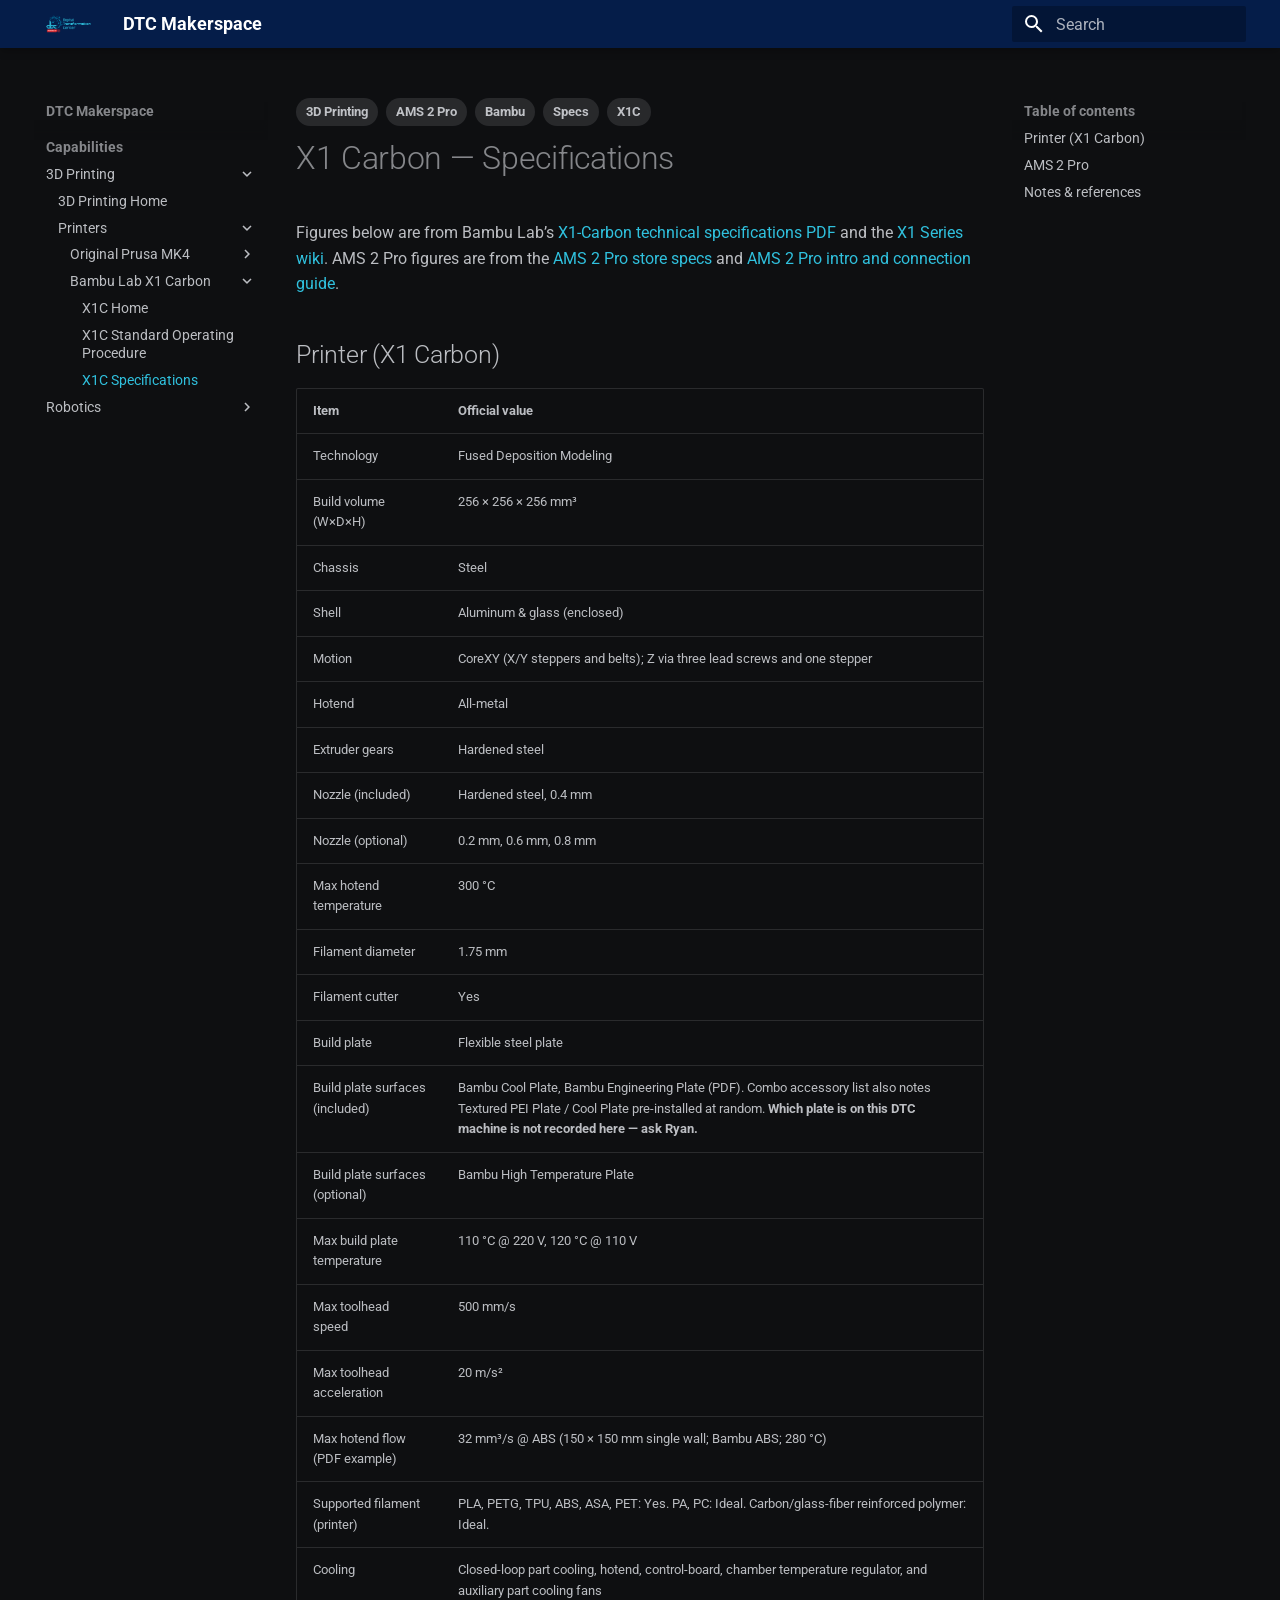
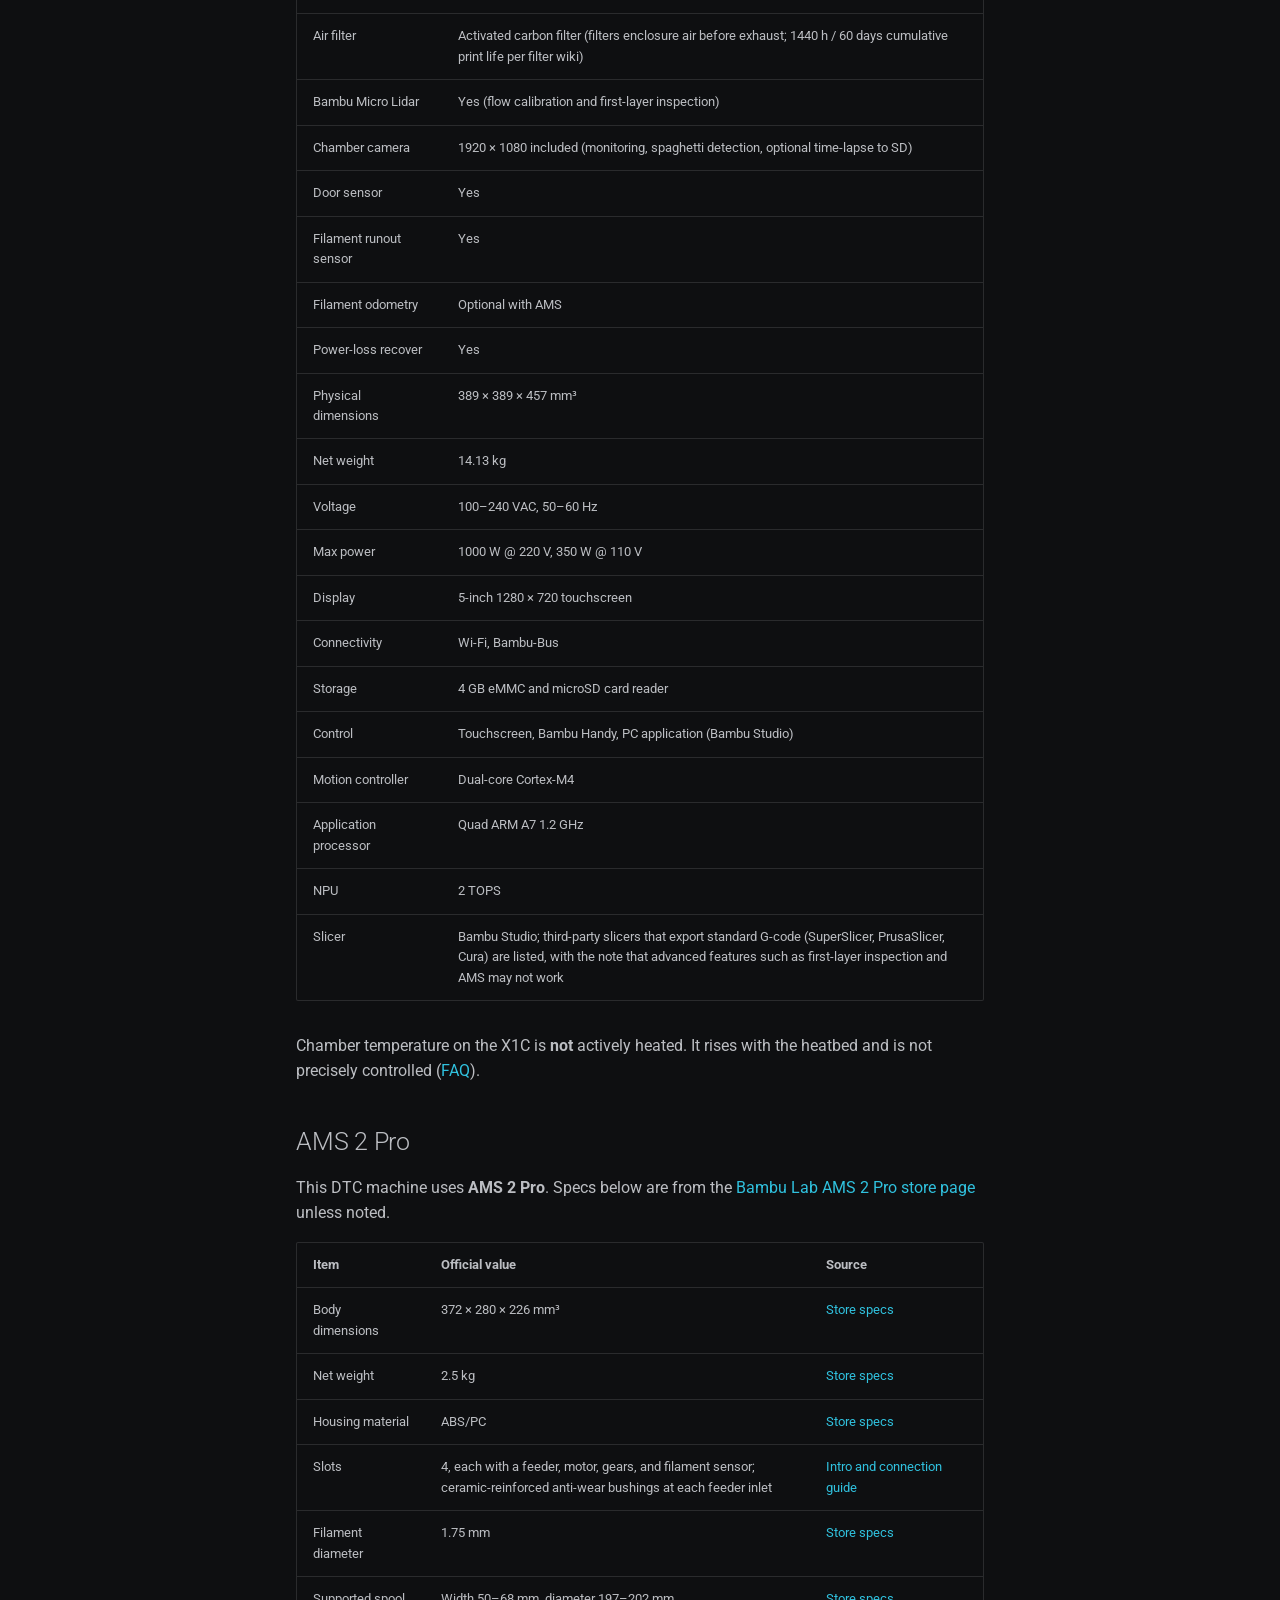
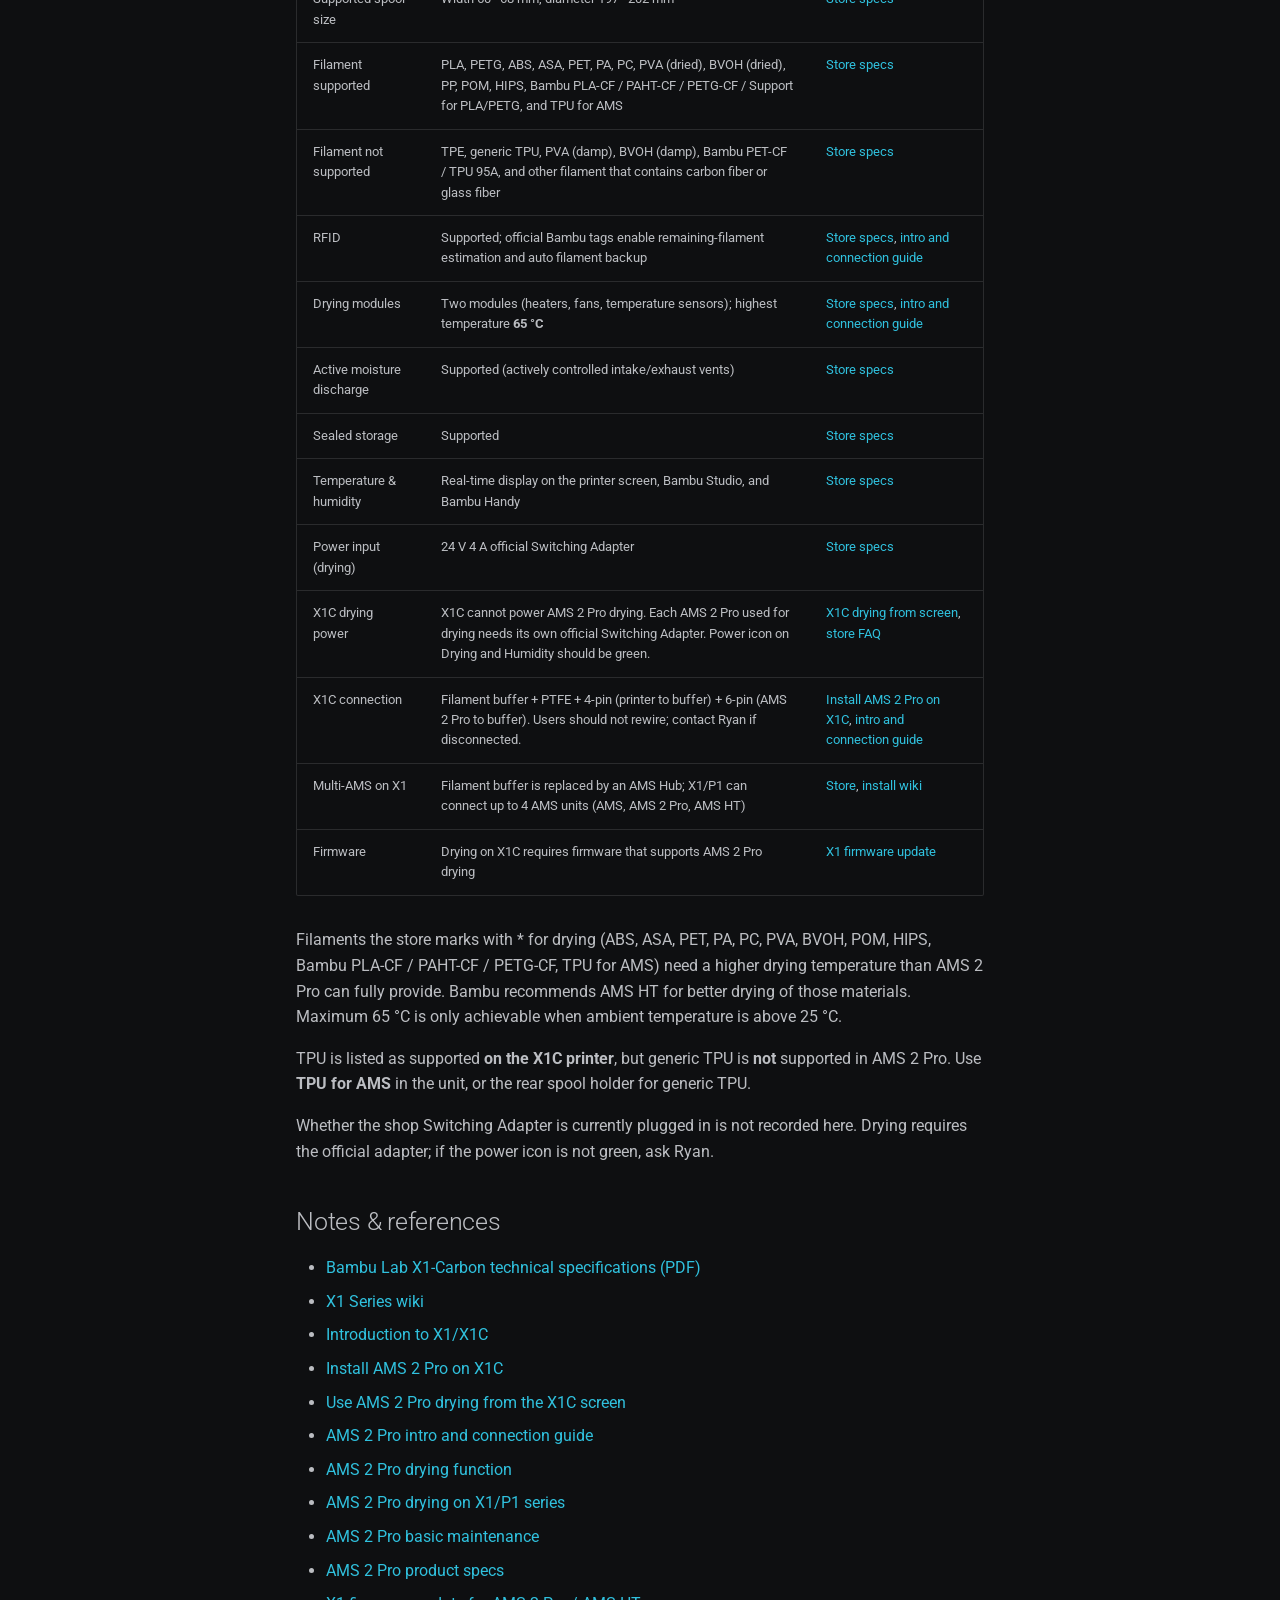
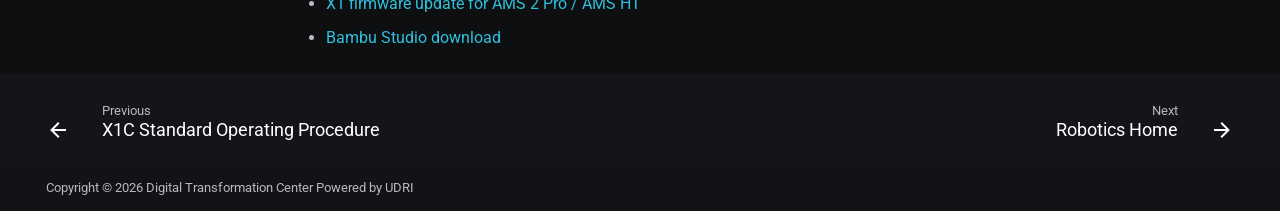
<file: capabilities/3d-printing/printers/bambu-x1c/specs/index.html>
<!DOCTYPE html>
<html class="no-js" lang="en">
<head>
<meta charset="utf-8"/>
<meta content="width=device-width,initial-scale=1" name="viewport"/>
<link href="../sop/" rel="prev"/>
<link href="../../../../robotics/" rel="next"/>
<link href="../../../../../assets/logos/icon.png" rel="icon"/>
<meta content="mkdocs-1.6.1, mkdocs-material-9.7.7" name="generator"/>
<title>X1C Specifications - DTC Makerspace</title>
<link href="../../../../../assets/stylesheets/main.ec1eaa64.min.css" rel="stylesheet"/>
<link href="../../../../../assets/stylesheets/palette.ab4e12ef.min.css" rel="stylesheet"/>
<link crossorigin="" href="https://fonts.gstatic.com" rel="preconnect"/>
<link href="https://fonts.googleapis.com/css?family=Roboto:300,300i,400,400i,700,700i%7CRoboto+Mono:400,400i,700,700i&amp;display=fallback" rel="stylesheet"/>
<style>:root{--md-text-font:"Roboto";--md-code-font:"Roboto Mono"}</style>
<link href="../../../../../assets/css/extra.css" rel="stylesheet"/>
<script>__md_scope=new URL("../../../../..",location),__md_hash=e=>[...e].reduce(((e,_)=>(e<<5)-e+_.charCodeAt(0)),0),__md_get=(e,_=localStorage,t=__md_scope)=>JSON.parse(_.getItem(t.pathname+"."+e)),__md_set=(e,_,t=localStorage,a=__md_scope)=>{try{t.setItem(a.pathname+"."+e,JSON.stringify(_))}catch(e){}}</script>
</head>
<body data-md-color-accent="red" data-md-color-primary="051d49" data-md-color-scheme="slate" dir="ltr">
<input autocomplete="off" class="md-toggle" data-md-toggle="drawer" id="__drawer" type="checkbox"/>
<input autocomplete="off" class="md-toggle" data-md-toggle="search" id="__search" type="checkbox"/>
<label class="md-overlay" for="__drawer"></label>
<div data-md-component="skip">
<a class="md-skip" href="#x1-carbon-specifications">
          Skip to content
        </a>
</div>
<div data-md-component="announce">
</div>
<header class="md-header md-header--shadow" data-md-component="header">
<nav aria-label="Header" class="md-header__inner md-grid">
<a aria-label="DTC Makerspace" class="md-header__button md-logo" data-md-component="logo" href="../../../../.." title="DTC Makerspace">
<img alt="logo" src="../../../../../assets/logos/primary.png"/>
</a>
<label class="md-header__button md-icon" for="__drawer">
<svg viewbox="0 0 24 24" xmlns="http://www.w3.org/2000/svg"><path d="M3 6h18v2H3zm0 5h18v2H3zm0 5h18v2H3z"></path></svg>
</label>
<div class="md-header__title" data-md-component="header-title">
<div class="md-header__ellipsis">
<div class="md-header__topic">
<span class="md-ellipsis">
            DTC Makerspace
          </span>
</div>
<div class="md-header__topic" data-md-component="header-topic">
<span class="md-ellipsis">
            
              X1C Specifications
            
          </span>
</div>
</div>
</div>
<label class="md-header__button md-icon" for="__search">
<svg viewbox="0 0 24 24" xmlns="http://www.w3.org/2000/svg"><path d="M9.5 3A6.5 6.5 0 0 1 16 9.5c0 1.61-.59 3.09-1.56 4.23l.27.27h.79l5 5-1.5 1.5-5-5v-.79l-.27-.27A6.52 6.52 0 0 1 9.5 16 6.5 6.5 0 0 1 3 9.5 6.5 6.5 0 0 1 9.5 3m0 2C7 5 5 7 5 9.5S7 14 9.5 14 14 12 14 9.5 12 5 9.5 5"></path></svg>
</label>
<div class="md-search" data-md-component="search" role="dialog">
<label class="md-search__overlay" for="__search"></label>
<div class="md-search__inner" role="search">
<form class="md-search__form" name="search">
<input aria-label="Search" autocapitalize="off" autocomplete="off" autocorrect="off" class="md-search__input" data-md-component="search-query" name="query" placeholder="Search" required="" spellcheck="false" type="text"/>
<label class="md-search__icon md-icon" for="__search">
<svg viewbox="0 0 24 24" xmlns="http://www.w3.org/2000/svg"><path d="M9.5 3A6.5 6.5 0 0 1 16 9.5c0 1.61-.59 3.09-1.56 4.23l.27.27h.79l5 5-1.5 1.5-5-5v-.79l-.27-.27A6.52 6.52 0 0 1 9.5 16 6.5 6.5 0 0 1 3 9.5 6.5 6.5 0 0 1 9.5 3m0 2C7 5 5 7 5 9.5S7 14 9.5 14 14 12 14 9.5 12 5 9.5 5"></path></svg>
<svg viewbox="0 0 24 24" xmlns="http://www.w3.org/2000/svg"><path d="M20 11v2H8l5.5 5.5-1.42 1.42L4.16 12l7.92-7.92L13.5 5.5 8 11z"></path></svg>
</label>
<nav aria-label="Search" class="md-search__options">
<button aria-label="Clear" class="md-search__icon md-icon" tabindex="-1" title="Clear" type="reset">
<svg viewbox="0 0 24 24" xmlns="http://www.w3.org/2000/svg"><path d="M19 6.41 17.59 5 12 10.59 6.41 5 5 6.41 10.59 12 5 17.59 6.41 19 12 13.41 17.59 19 19 17.59 13.41 12z"></path></svg>
</button>
</nav>
</form>
<div class="md-search__output">
<div class="md-search__scrollwrap" data-md-scrollfix="" tabindex="0">
<div class="md-search-result" data-md-component="search-result">
<div class="md-search-result__meta">
            Initializing search
          </div>
<ol class="md-search-result__list" role="presentation"></ol>
</div>
</div>
</div>
</div>
</div>
</nav>
</header>
<div class="md-container" data-md-component="container">
<main class="md-main" data-md-component="main">
<div class="md-main__inner md-grid">
<div class="md-sidebar md-sidebar--primary" data-md-component="sidebar" data-md-type="navigation">
<div class="md-sidebar__scrollwrap">
<div class="md-sidebar__inner">
<nav aria-label="Navigation" class="md-nav md-nav--primary" data-md-level="0">
<label class="md-nav__title" for="__drawer">
<a aria-label="DTC Makerspace" class="md-nav__button md-logo" data-md-component="logo" href="../../../../.." title="DTC Makerspace">
<img alt="logo" src="../../../../../assets/logos/primary.png"/>
</a>
    DTC Makerspace
  </label>
<ul class="md-nav__list" data-md-scrollfix="">
<li class="md-nav__item md-nav__item--active md-nav__item--section md-nav__item--nested">
<input checked="" class="md-nav__toggle md-toggle" id="__nav_1" type="checkbox"/>
<label class="md-nav__link" for="__nav_1" id="__nav_1_label" tabindex="">
<span class="md-ellipsis">
    
  
    Capabilities
  

    
  </span>
<span class="md-nav__icon md-icon"></span>
</label>
<nav aria-expanded="true" aria-labelledby="__nav_1_label" class="md-nav" data-md-level="1">
<label class="md-nav__title" for="__nav_1">
<span class="md-nav__icon md-icon"></span>
            
  
    Capabilities
  

          </label>
<ul class="md-nav__list" data-md-scrollfix="">
<li class="md-nav__item md-nav__item--active md-nav__item--nested">
<input checked="" class="md-nav__toggle md-toggle" id="__nav_1_1" type="checkbox"/>
<label class="md-nav__link" for="__nav_1_1" id="__nav_1_1_label" tabindex="0">
<span class="md-ellipsis">
    
  
    3D Printing
  

    
  </span>
<span class="md-nav__icon md-icon"></span>
</label>
<nav aria-expanded="true" aria-labelledby="__nav_1_1_label" class="md-nav" data-md-level="2">
<label class="md-nav__title" for="__nav_1_1">
<span class="md-nav__icon md-icon"></span>
            
  
    3D Printing
  

          </label>
<ul class="md-nav__list" data-md-scrollfix="">
<li class="md-nav__item">
<a class="md-nav__link" href="../../../">
<span class="md-ellipsis">
    
  
    3D Printing Home
  

    
  </span>
</a>
</li>
<li class="md-nav__item md-nav__item--active md-nav__item--nested">
<input checked="" class="md-nav__toggle md-toggle" id="__nav_1_1_2" type="checkbox"/>
<label class="md-nav__link" for="__nav_1_1_2" id="__nav_1_1_2_label" tabindex="0">
<span class="md-ellipsis">
    
  
    Printers
  

    
  </span>
<span class="md-nav__icon md-icon"></span>
</label>
<nav aria-expanded="true" aria-labelledby="__nav_1_1_2_label" class="md-nav" data-md-level="3">
<label class="md-nav__title" for="__nav_1_1_2">
<span class="md-nav__icon md-icon"></span>
            
  
    Printers
  

          </label>
<ul class="md-nav__list" data-md-scrollfix="">
<li class="md-nav__item md-nav__item--nested">
<input class="md-nav__toggle md-toggle" id="__nav_1_1_2_1" type="checkbox"/>
<label class="md-nav__link" for="__nav_1_1_2_1" id="__nav_1_1_2_1_label" tabindex="0">
<span class="md-ellipsis">
    
  
    Original Prusa MK4
  

    
  </span>
<span class="md-nav__icon md-icon"></span>
</label>
<nav aria-expanded="false" aria-labelledby="__nav_1_1_2_1_label" class="md-nav" data-md-level="4">
<label class="md-nav__title" for="__nav_1_1_2_1">
<span class="md-nav__icon md-icon"></span>
            
  
    Original Prusa MK4
  

          </label>
<ul class="md-nav__list" data-md-scrollfix="">
<li class="md-nav__item">
<a class="md-nav__link" href="../../prusa-mk4/">
<span class="md-ellipsis">
    
  
    MK4 Home
  

    
  </span>
</a>
</li>
<li class="md-nav__item">
<a class="md-nav__link" href="../../prusa-mk4/sop/">
<span class="md-ellipsis">
    
  
    MK4 Standard Operating Procedure
  

    
  </span>
</a>
</li>
</ul>
</nav>
</li>
<li class="md-nav__item md-nav__item--active md-nav__item--nested">
<input checked="" class="md-nav__toggle md-toggle" id="__nav_1_1_2_2" type="checkbox"/>
<label class="md-nav__link" for="__nav_1_1_2_2" id="__nav_1_1_2_2_label" tabindex="0">
<span class="md-ellipsis">
    
  
    Bambu Lab X1 Carbon
  

    
  </span>
<span class="md-nav__icon md-icon"></span>
</label>
<nav aria-expanded="true" aria-labelledby="__nav_1_1_2_2_label" class="md-nav" data-md-level="4">
<label class="md-nav__title" for="__nav_1_1_2_2">
<span class="md-nav__icon md-icon"></span>
            
  
    Bambu Lab X1 Carbon
  

          </label>
<ul class="md-nav__list" data-md-scrollfix="">
<li class="md-nav__item">
<a class="md-nav__link" href="../">
<span class="md-ellipsis">
    
  
    X1C Home
  

    
  </span>
</a>
</li>
<li class="md-nav__item">
<a class="md-nav__link" href="../sop/">
<span class="md-ellipsis">
    
  
    X1C Standard Operating Procedure
  

    
  </span>
</a>
</li>
<li class="md-nav__item md-nav__item--active">
<input class="md-nav__toggle md-toggle" id="__toc" type="checkbox"/>
<label class="md-nav__link md-nav__link--active" for="__toc">
<span class="md-ellipsis">
    
  
    X1C Specifications
  

    
  </span>
<span class="md-nav__icon md-icon"></span>
</label>
<a class="md-nav__link md-nav__link--active" href="./">
<span class="md-ellipsis">
    
  
    X1C Specifications
  

    
  </span>
</a>
<nav aria-label="Table of contents" class="md-nav md-nav--secondary">
<label class="md-nav__title" for="__toc">
<span class="md-nav__icon md-icon"></span>
      Table of contents
    </label>
<ul class="md-nav__list" data-md-component="toc" data-md-scrollfix="">
<li class="md-nav__item">
<a class="md-nav__link" href="#printer-x1-carbon">
<span class="md-ellipsis">
      
        Printer (X1 Carbon)
      
    </span>
</a>
</li>
<li class="md-nav__item">
<a class="md-nav__link" href="#ams-2-pro">
<span class="md-ellipsis">
      
        AMS 2 Pro
      
    </span>
</a>
</li>
<li class="md-nav__item">
<a class="md-nav__link" href="#notes-references">
<span class="md-ellipsis">
      
        Notes &amp; references
      
    </span>
</a>
</li>
</ul>
</nav>
</li>
</ul>
</nav>
</li>
</ul>
</nav>
</li>
</ul>
</nav>
</li>
<li class="md-nav__item md-nav__item--nested">
<input class="md-nav__toggle md-toggle" id="__nav_1_2" type="checkbox"/>
<label class="md-nav__link" for="__nav_1_2" id="__nav_1_2_label" tabindex="0">
<span class="md-ellipsis">
    
  
    Robotics
  

    
  </span>
<span class="md-nav__icon md-icon"></span>
</label>
<nav aria-expanded="false" aria-labelledby="__nav_1_2_label" class="md-nav" data-md-level="2">
<label class="md-nav__title" for="__nav_1_2">
<span class="md-nav__icon md-icon"></span>
            
  
    Robotics
  

          </label>
<ul class="md-nav__list" data-md-scrollfix="">
<li class="md-nav__item">
<a class="md-nav__link" href="../../../../robotics/">
<span class="md-ellipsis">
    
  
    Robotics Home
  

    
  </span>
</a>
</li>
<li class="md-nav__item md-nav__item--nested">
<input class="md-nav__toggle md-toggle" id="__nav_1_2_2" type="checkbox"/>
<label class="md-nav__link" for="__nav_1_2_2" id="__nav_1_2_2_label" tabindex="0">
<span class="md-ellipsis">
    
  
    Robots
  

    
  </span>
<span class="md-nav__icon md-icon"></span>
</label>
<nav aria-expanded="false" aria-labelledby="__nav_1_2_2_label" class="md-nav" data-md-level="3">
<label class="md-nav__title" for="__nav_1_2_2">
<span class="md-nav__icon md-icon"></span>
            
  
    Robots
  

          </label>
<ul class="md-nav__list" data-md-scrollfix="">
<li class="md-nav__item md-nav__item--nested">
<input class="md-nav__toggle md-toggle" id="__nav_1_2_2_1" type="checkbox"/>
<label class="md-nav__link" for="__nav_1_2_2_1" id="__nav_1_2_2_1_label" tabindex="0">
<span class="md-ellipsis">
    
  
    Universal Robots UR5e
  

    
  </span>
<span class="md-nav__icon md-icon"></span>
</label>
<nav aria-expanded="false" aria-labelledby="__nav_1_2_2_1_label" class="md-nav" data-md-level="4">
<label class="md-nav__title" for="__nav_1_2_2_1">
<span class="md-nav__icon md-icon"></span>
            
  
    Universal Robots UR5e
  

          </label>
<ul class="md-nav__list" data-md-scrollfix="">
<li class="md-nav__item">
<a class="md-nav__link" href="../../../../robotics/robots/ur5e/">
<span class="md-ellipsis">
    
  
    UR5e Home
  

    
  </span>
</a>
</li>
<li class="md-nav__item">
<a class="md-nav__link" href="../../../../robotics/robots/ur5e/sop/">
<span class="md-ellipsis">
    
  
    UR5e Standard Operating Procedure
  

    
  </span>
</a>
</li>
<li class="md-nav__item">
<a class="md-nav__link" href="../../../../robotics/robots/ur5e/specs/">
<span class="md-ellipsis">
    
  
    UR5e Specifications
  

    
  </span>
</a>
</li>
</ul>
</nav>
</li>
</ul>
</nav>
</li>
</ul>
</nav>
</li>
</ul>
</nav>
</li>
</ul>
</nav>
</div>
</div>
</div>
<div class="md-sidebar md-sidebar--secondary" data-md-component="sidebar" data-md-type="toc">
<div class="md-sidebar__scrollwrap">
<div class="md-sidebar__inner">
<nav aria-label="Table of contents" class="md-nav md-nav--secondary">
<label class="md-nav__title" for="__toc">
<span class="md-nav__icon md-icon"></span>
      Table of contents
    </label>
<ul class="md-nav__list" data-md-component="toc" data-md-scrollfix="">
<li class="md-nav__item">
<a class="md-nav__link" href="#printer-x1-carbon">
<span class="md-ellipsis">
      
        Printer (X1 Carbon)
      
    </span>
</a>
</li>
<li class="md-nav__item">
<a class="md-nav__link" href="#ams-2-pro">
<span class="md-ellipsis">
      
        AMS 2 Pro
      
    </span>
</a>
</li>
<li class="md-nav__item">
<a class="md-nav__link" href="#notes-references">
<span class="md-ellipsis">
      
        Notes &amp; references
      
    </span>
</a>
</li>
</ul>
</nav>
</div>
</div>
</div>
<div class="md-content" data-md-component="content">
<article class="md-content__inner md-typeset">
<nav class="md-tags">
<span class="md-tag">3D Printing</span>
<span class="md-tag">AMS 2 Pro</span>
<span class="md-tag">Bambu</span>
<span class="md-tag">Specs</span>
<span class="md-tag">X1C</span>
</nav>
<h1 id="x1-carbon-specifications">X1 Carbon — Specifications</h1>
<p>Figures below are from Bambu Lab’s <a href="https://public-cdn.bambulab.com/store/bambulab-X1-carbon-tech-specs.pdf">X1-Carbon technical specifications PDF</a> and the <a href="https://wiki.bambulab.com/en/x1">X1 Series wiki</a>. AMS 2 Pro figures are from the <a href="https://us.store.bambulab.com/products/ams-2-pro">AMS 2 Pro store specs</a> and <a href="https://wiki.bambulab.com/en/ams-2-pro/manual/intro-and-connection-guide">AMS 2 Pro intro and connection guide</a>.</p>
<h2 id="printer-x1-carbon">Printer (X1 Carbon)</h2>
<table>
<thead>
<tr>
<th>Item</th>
<th>Official value</th>
</tr>
</thead>
<tbody>
<tr>
<td>Technology</td>
<td>Fused Deposition Modeling</td>
</tr>
<tr>
<td>Build volume (W×D×H)</td>
<td>256 × 256 × 256 mm³</td>
</tr>
<tr>
<td>Chassis</td>
<td>Steel</td>
</tr>
<tr>
<td>Shell</td>
<td>Aluminum &amp; glass (enclosed)</td>
</tr>
<tr>
<td>Motion</td>
<td>CoreXY (X/Y steppers and belts); Z via three lead screws and one stepper</td>
</tr>
<tr>
<td>Hotend</td>
<td>All-metal</td>
</tr>
<tr>
<td>Extruder gears</td>
<td>Hardened steel</td>
</tr>
<tr>
<td>Nozzle (included)</td>
<td>Hardened steel, 0.4 mm</td>
</tr>
<tr>
<td>Nozzle (optional)</td>
<td>0.2 mm, 0.6 mm, 0.8 mm</td>
</tr>
<tr>
<td>Max hotend temperature</td>
<td>300 °C</td>
</tr>
<tr>
<td>Filament diameter</td>
<td>1.75 mm</td>
</tr>
<tr>
<td>Filament cutter</td>
<td>Yes</td>
</tr>
<tr>
<td>Build plate</td>
<td>Flexible steel plate</td>
</tr>
<tr>
<td>Build plate surfaces (included)</td>
<td>Bambu Cool Plate, Bambu Engineering Plate (PDF). Combo accessory list also notes Textured PEI Plate / Cool Plate pre-installed at random. <strong>Which plate is on this DTC machine is not recorded here — ask Ryan.</strong></td>
</tr>
<tr>
<td>Build plate surfaces (optional)</td>
<td>Bambu High Temperature Plate</td>
</tr>
<tr>
<td>Max build plate temperature</td>
<td>110 °C @ 220 V, 120 °C @ 110 V</td>
</tr>
<tr>
<td>Max toolhead speed</td>
<td>500 mm/s</td>
</tr>
<tr>
<td>Max toolhead acceleration</td>
<td>20 m/s²</td>
</tr>
<tr>
<td>Max hotend flow (PDF example)</td>
<td>32 mm³/s @ ABS (150 × 150 mm single wall; Bambu ABS; 280 °C)</td>
</tr>
<tr>
<td>Supported filament (printer)</td>
<td>PLA, PETG, TPU, ABS, ASA, PET: Yes. PA, PC: Ideal. Carbon/glass-fiber reinforced polymer: Ideal.</td>
</tr>
<tr>
<td>Cooling</td>
<td>Closed-loop part cooling, hotend, control-board, chamber temperature regulator, and auxiliary part cooling fans</td>
</tr>
<tr>
<td>Air filter</td>
<td>Activated carbon filter (filters enclosure air before exhaust; 1440 h / 60 days cumulative print life per filter wiki)</td>
</tr>
<tr>
<td>Bambu Micro Lidar</td>
<td>Yes (flow calibration and first-layer inspection)</td>
</tr>
<tr>
<td>Chamber camera</td>
<td>1920 × 1080 included (monitoring, spaghetti detection, optional time-lapse to SD)</td>
</tr>
<tr>
<td>Door sensor</td>
<td>Yes</td>
</tr>
<tr>
<td>Filament runout sensor</td>
<td>Yes</td>
</tr>
<tr>
<td>Filament odometry</td>
<td>Optional with AMS</td>
</tr>
<tr>
<td>Power-loss recover</td>
<td>Yes</td>
</tr>
<tr>
<td>Physical dimensions</td>
<td>389 × 389 × 457 mm³</td>
</tr>
<tr>
<td>Net weight</td>
<td>14.13 kg</td>
</tr>
<tr>
<td>Voltage</td>
<td>100–240 VAC, 50–60 Hz</td>
</tr>
<tr>
<td>Max power</td>
<td>1000 W @ 220 V, 350 W @ 110 V</td>
</tr>
<tr>
<td>Display</td>
<td>5-inch 1280 × 720 touchscreen</td>
</tr>
<tr>
<td>Connectivity</td>
<td>Wi-Fi, Bambu-Bus</td>
</tr>
<tr>
<td>Storage</td>
<td>4 GB eMMC and microSD card reader</td>
</tr>
<tr>
<td>Control</td>
<td>Touchscreen, Bambu Handy, PC application (Bambu Studio)</td>
</tr>
<tr>
<td>Motion controller</td>
<td>Dual-core Cortex-M4</td>
</tr>
<tr>
<td>Application processor</td>
<td>Quad ARM A7 1.2 GHz</td>
</tr>
<tr>
<td>NPU</td>
<td>2 TOPS</td>
</tr>
<tr>
<td>Slicer</td>
<td>Bambu Studio; third-party slicers that export standard G-code (SuperSlicer, PrusaSlicer, Cura) are listed, with the note that advanced features such as first-layer inspection and AMS may not work</td>
</tr>
</tbody>
</table>
<p>Chamber temperature on the X1C is <strong>not</strong> actively heated. It rises with the heatbed and is not precisely controlled (<a href="https://wiki.bambulab.com/en/x1/manual/faq">FAQ</a>).</p>
<h2 id="ams-2-pro">AMS 2 Pro</h2>
<p>This DTC machine uses <strong>AMS 2 Pro</strong>. Specs below are from the <a href="https://us.store.bambulab.com/products/ams-2-pro">Bambu Lab AMS 2 Pro store page</a> unless noted.</p>
<table>
<thead>
<tr>
<th>Item</th>
<th>Official value</th>
<th>Source</th>
</tr>
</thead>
<tbody>
<tr>
<td>Body dimensions</td>
<td>372 × 280 × 226 mm³</td>
<td><a href="https://us.store.bambulab.com/products/ams-2-pro">Store specs</a></td>
</tr>
<tr>
<td>Net weight</td>
<td>2.5 kg</td>
<td><a href="https://us.store.bambulab.com/products/ams-2-pro">Store specs</a></td>
</tr>
<tr>
<td>Housing material</td>
<td>ABS/PC</td>
<td><a href="https://us.store.bambulab.com/products/ams-2-pro">Store specs</a></td>
</tr>
<tr>
<td>Slots</td>
<td>4, each with a feeder, motor, gears, and filament sensor; ceramic-reinforced anti-wear bushings at each feeder inlet</td>
<td><a href="https://wiki.bambulab.com/en/ams-2-pro/manual/intro-and-connection-guide">Intro and connection guide</a></td>
</tr>
<tr>
<td>Filament diameter</td>
<td>1.75 mm</td>
<td><a href="https://us.store.bambulab.com/products/ams-2-pro">Store specs</a></td>
</tr>
<tr>
<td>Supported spool size</td>
<td>Width 50–68 mm, diameter 197–202 mm</td>
<td><a href="https://us.store.bambulab.com/products/ams-2-pro">Store specs</a></td>
</tr>
<tr>
<td>Filament supported</td>
<td>PLA, PETG, ABS, ASA, PET, PA, PC, PVA (dried), BVOH (dried), PP, POM, HIPS, Bambu PLA-CF / PAHT-CF / PETG-CF / Support for PLA/PETG, and TPU for AMS</td>
<td><a href="https://us.store.bambulab.com/products/ams-2-pro">Store specs</a></td>
</tr>
<tr>
<td>Filament not supported</td>
<td>TPE, generic TPU, PVA (damp), BVOH (damp), Bambu PET-CF / TPU 95A, and other filament that contains carbon fiber or glass fiber</td>
<td><a href="https://us.store.bambulab.com/products/ams-2-pro">Store specs</a></td>
</tr>
<tr>
<td>RFID</td>
<td>Supported; official Bambu tags enable remaining-filament estimation and auto filament backup</td>
<td><a href="https://us.store.bambulab.com/products/ams-2-pro">Store specs</a>, <a href="https://wiki.bambulab.com/en/ams-2-pro/manual/intro-and-connection-guide">intro and connection guide</a></td>
</tr>
<tr>
<td>Drying modules</td>
<td>Two modules (heaters, fans, temperature sensors); highest temperature <strong>65 °C</strong></td>
<td><a href="https://us.store.bambulab.com/products/ams-2-pro">Store specs</a>, <a href="https://wiki.bambulab.com/en/ams-2-pro/manual/intro-and-connection-guide">intro and connection guide</a></td>
</tr>
<tr>
<td>Active moisture discharge</td>
<td>Supported (actively controlled intake/exhaust vents)</td>
<td><a href="https://us.store.bambulab.com/products/ams-2-pro">Store specs</a></td>
</tr>
<tr>
<td>Sealed storage</td>
<td>Supported</td>
<td><a href="https://us.store.bambulab.com/products/ams-2-pro">Store specs</a></td>
</tr>
<tr>
<td>Temperature &amp; humidity</td>
<td>Real-time display on the printer screen, Bambu Studio, and Bambu Handy</td>
<td><a href="https://us.store.bambulab.com/products/ams-2-pro">Store specs</a></td>
</tr>
<tr>
<td>Power input (drying)</td>
<td>24 V 4 A official Switching Adapter</td>
<td><a href="https://us.store.bambulab.com/products/ams-2-pro">Store specs</a></td>
</tr>
<tr>
<td>X1C drying power</td>
<td>X1C cannot power AMS 2 Pro drying. Each AMS 2 Pro used for drying needs its own official Switching Adapter. Power icon on Drying and Humidity should be green.</td>
<td><a href="https://wiki.bambulab.com/en/x1/manual/use-drying-feature-of-ams-2-pro-from-printer-screen">X1C drying from screen</a>, <a href="https://us.store.bambulab.com/products/ams-2-pro">store FAQ</a></td>
</tr>
<tr>
<td>X1C connection</td>
<td>Filament buffer + PTFE + 4-pin (printer to buffer) + 6-pin (AMS 2 Pro to buffer). Users should not rewire; contact Ryan if disconnected.</td>
<td><a href="https://wiki.bambulab.com/en/x1/manual/installing-ams-2-pro-to-x1c">Install AMS 2 Pro on X1C</a>, <a href="https://wiki.bambulab.com/en/ams-2-pro/manual/intro-and-connection-guide">intro and connection guide</a></td>
</tr>
<tr>
<td>Multi-AMS on X1</td>
<td>Filament buffer is replaced by an AMS Hub; X1/P1 can connect up to 4 AMS units (AMS, AMS 2 Pro, AMS HT)</td>
<td><a href="https://us.store.bambulab.com/products/ams-2-pro">Store</a>, <a href="https://wiki.bambulab.com/en/x1/manual/installing-ams-2-pro-to-x1c">install wiki</a></td>
</tr>
<tr>
<td>Firmware</td>
<td>Drying on X1C requires firmware that supports AMS 2 Pro drying</td>
<td><a href="https://wiki.bambulab.com/en/x1/manual/X1-firmware-update-support-ams2pro-ams-ht">X1 firmware update</a></td>
</tr>
</tbody>
</table>
<p>Filaments the store marks with * for drying (ABS, ASA, PET, PA, PC, PVA, BVOH, POM, HIPS, Bambu PLA-CF / PAHT-CF / PETG-CF, TPU for AMS) need a higher drying temperature than AMS 2 Pro can fully provide. Bambu recommends AMS HT for better drying of those materials. Maximum 65 °C is only achievable when ambient temperature is above 25 °C.</p>
<p>TPU is listed as supported <strong>on the X1C printer</strong>, but generic TPU is <strong>not</strong> supported in AMS 2 Pro. Use <strong>TPU for AMS</strong> in the unit, or the rear spool holder for generic TPU.</p>
<p>Whether the shop Switching Adapter is currently plugged in is not recorded here. Drying requires the official adapter; if the power icon is not green, ask Ryan.</p>
<h2 id="notes-references">Notes &amp; references</h2>
<ul>
<li><a href="https://public-cdn.bambulab.com/store/bambulab-X1-carbon-tech-specs.pdf">Bambu Lab X1-Carbon technical specifications (PDF)</a></li>
<li><a href="https://wiki.bambulab.com/en/x1">X1 Series wiki</a></li>
<li><a href="https://wiki.bambulab.com/en/x1/manual/intro-x1">Introduction to X1/X1C</a></li>
<li><a href="https://wiki.bambulab.com/en/x1/manual/installing-ams-2-pro-to-x1c">Install AMS 2 Pro on X1C</a></li>
<li><a href="https://wiki.bambulab.com/en/x1/manual/use-drying-feature-of-ams-2-pro-from-printer-screen">Use AMS 2 Pro drying from the X1C screen</a></li>
<li><a href="https://wiki.bambulab.com/en/ams-2-pro/manual/intro-and-connection-guide">AMS 2 Pro intro and connection guide</a></li>
<li><a href="https://wiki.bambulab.com/en/ams-2-pro/manual/drying-function">AMS 2 Pro drying function</a></li>
<li><a href="https://wiki.bambulab.com/en/ams-2-pro/ams-2-pro-for-drying-in-x1-p1-series">AMS 2 Pro drying on X1/P1 series</a></li>
<li><a href="https://wiki.bambulab.com/en/ams-2-pro/maintenance/basic-maintenance">AMS 2 Pro basic maintenance</a></li>
<li><a href="https://us.store.bambulab.com/products/ams-2-pro">AMS 2 Pro product specs</a></li>
<li><a href="https://wiki.bambulab.com/en/x1/manual/X1-firmware-update-support-ams2pro-ams-ht">X1 firmware update for AMS 2 Pro / AMS HT</a></li>
<li><a href="https://bambulab.com/en/download/studio">Bambu Studio download</a></li>
</ul>
</article>
</div>
<script>var target=document.getElementById(location.hash.slice(1));target&&target.name&&(target.checked=target.name.startsWith("__tabbed_"))</script>
</div>
</main>
<footer class="md-footer">
<nav aria-label="Footer" class="md-footer__inner md-grid">
<a aria-label="Previous: X1C Standard Operating Procedure" class="md-footer__link md-footer__link--prev" href="../sop/">
<div class="md-footer__button md-icon">
<svg viewbox="0 0 24 24" xmlns="http://www.w3.org/2000/svg"><path d="M20 11v2H8l5.5 5.5-1.42 1.42L4.16 12l7.92-7.92L13.5 5.5 8 11z"></path></svg>
</div>
<div class="md-footer__title">
<span class="md-footer__direction">
                Previous
              </span>
<div class="md-ellipsis">
                X1C Standard Operating Procedure
              </div>
</div>
</a>
<a aria-label="Next: Robotics Home" class="md-footer__link md-footer__link--next" href="../../../../robotics/">
<div class="md-footer__title">
<span class="md-footer__direction">
                Next
              </span>
<div class="md-ellipsis">
                Robotics Home
              </div>
</div>
<div class="md-footer__button md-icon">
<svg viewbox="0 0 24 24" xmlns="http://www.w3.org/2000/svg"><path d="M4 11v2h12l-5.5 5.5 1.42 1.42L19.84 12l-7.92-7.92L10.5 5.5 16 11z"></path></svg>
</div>
</a>
</nav>
<div class="md-footer-meta md-typeset">
<div class="md-footer-meta__inner md-grid">
<div class="md-copyright">
<div class="md-copyright__highlight">
      Copyright © 2026 Digital Transformation Center Powered by UDRI
    </div>
</div>
</div>
</div>
</footer>
</div>
<div class="md-dialog" data-md-component="dialog">
<div class="md-dialog__inner md-typeset"></div>
</div>
<script id="__config" type="application/json">{"annotate": null, "base": "../../../../..", "features": ["navigation.footer", "navigation.sections"], "search": "../../../../../assets/javascripts/workers/search.2c215733.min.js", "tags": null, "translations": {"clipboard.copied": "Copied to clipboard", "clipboard.copy": "Copy to clipboard", "search.result.more.one": "1 more on this page", "search.result.more.other": "# more on this page", "search.result.none": "No matching documents", "search.result.one": "1 matching document", "search.result.other": "# matching documents", "search.result.placeholder": "Type to start searching", "search.result.term.missing": "Missing", "select.version": "Select version"}, "version": null}</script>
<script src="../../../../../assets/javascripts/bundle.d7400e89.min.js"></script>
</body>
</html>
</file>
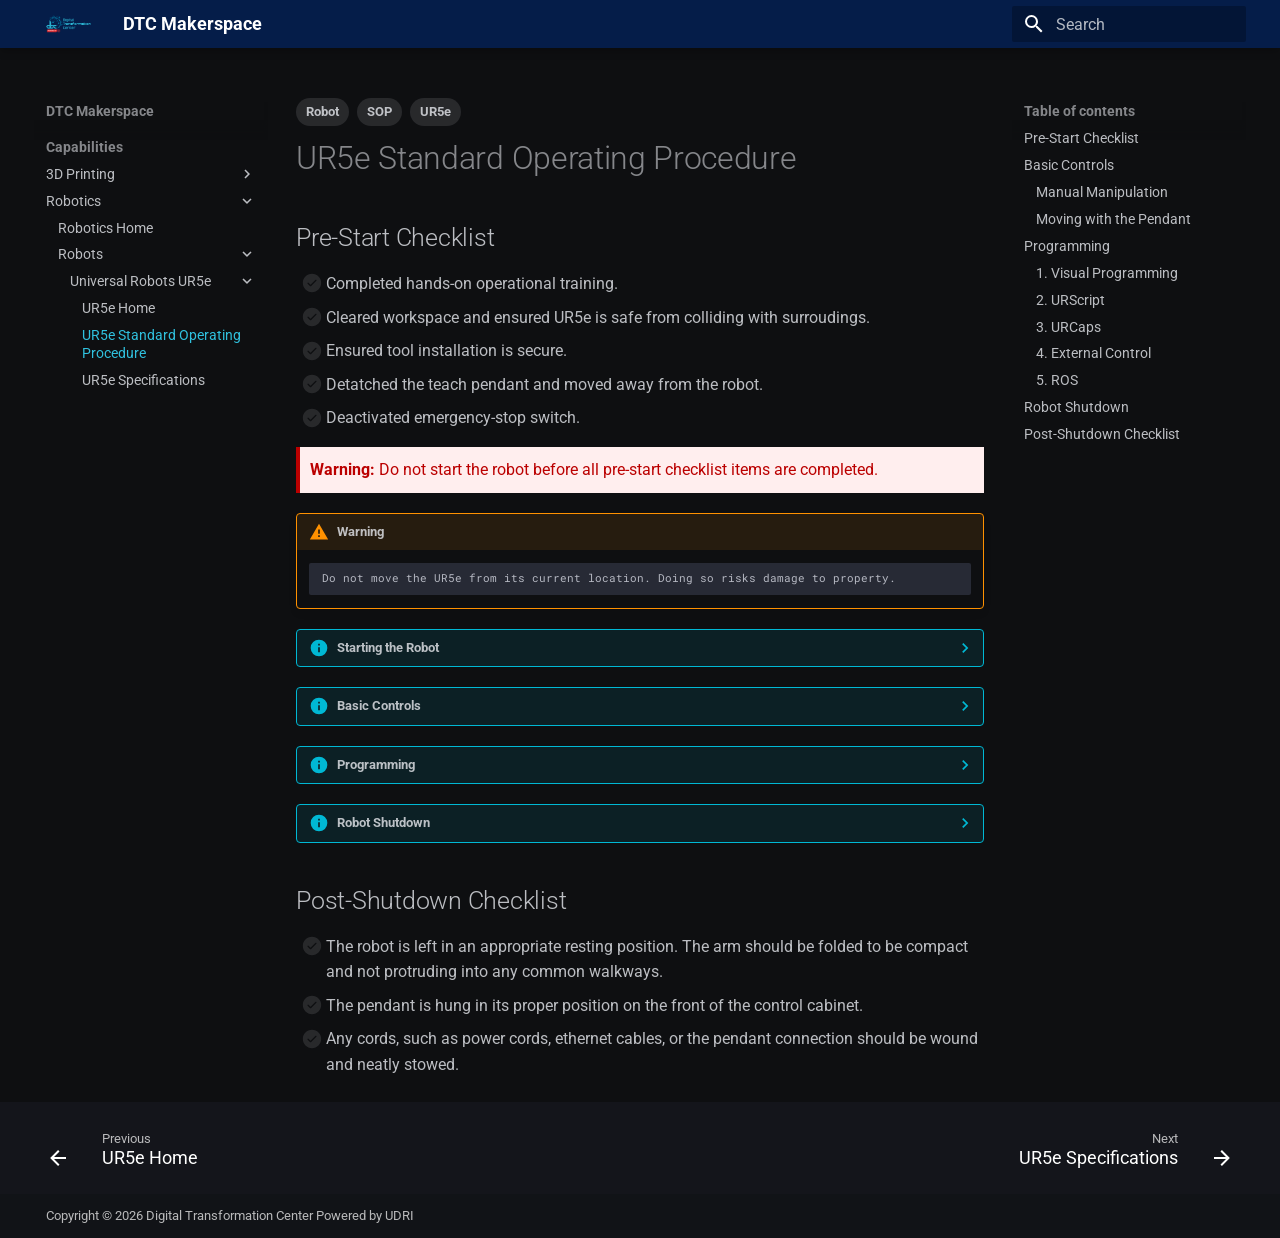
<file: capabilities/robotics/robots/ur5e/sop/index.html>
<!DOCTYPE html>
<html class="no-js" lang="en">
<head>
<meta charset="utf-8"/>
<meta content="width=device-width,initial-scale=1" name="viewport"/>
<link href="../" rel="prev"/>
<link href="../specs/" rel="next"/>
<link href="../../../../../assets/logos/icon.png" rel="icon"/>
<meta content="mkdocs-1.6.1, mkdocs-material-9.7.7" name="generator"/>
<title>UR5e Standard Operating Procedure - DTC Makerspace</title>
<link href="../../../../../assets/stylesheets/main.ec1eaa64.min.css" rel="stylesheet"/>
<link href="../../../../../assets/stylesheets/palette.ab4e12ef.min.css" rel="stylesheet"/>
<link crossorigin="" href="https://fonts.gstatic.com" rel="preconnect"/>
<link href="https://fonts.googleapis.com/css?family=Roboto:300,300i,400,400i,700,700i%7CRoboto+Mono:400,400i,700,700i&amp;display=fallback" rel="stylesheet"/>
<style>:root{--md-text-font:"Roboto";--md-code-font:"Roboto Mono"}</style>
<link href="../../../../../assets/css/extra.css" rel="stylesheet"/>
<script>__md_scope=new URL("../../../../..",location),__md_hash=e=>[...e].reduce(((e,_)=>(e<<5)-e+_.charCodeAt(0)),0),__md_get=(e,_=localStorage,t=__md_scope)=>JSON.parse(_.getItem(t.pathname+"."+e)),__md_set=(e,_,t=localStorage,a=__md_scope)=>{try{t.setItem(a.pathname+"."+e,JSON.stringify(_))}catch(e){}}</script>
</head>
<body data-md-color-accent="red" data-md-color-primary="051d49" data-md-color-scheme="slate" dir="ltr">
<input autocomplete="off" class="md-toggle" data-md-toggle="drawer" id="__drawer" type="checkbox"/>
<input autocomplete="off" class="md-toggle" data-md-toggle="search" id="__search" type="checkbox"/>
<label class="md-overlay" for="__drawer"></label>
<div data-md-component="skip">
<a class="md-skip" href="#pre-start-checklist">
          Skip to content
        </a>
</div>
<div data-md-component="announce">
</div>
<header class="md-header md-header--shadow" data-md-component="header">
<nav aria-label="Header" class="md-header__inner md-grid">
<a aria-label="DTC Makerspace" class="md-header__button md-logo" data-md-component="logo" href="../../../../.." title="DTC Makerspace">
<img alt="logo" src="../../../../../assets/logos/primary.png"/>
</a>
<label class="md-header__button md-icon" for="__drawer">
<svg viewbox="0 0 24 24" xmlns="http://www.w3.org/2000/svg"><path d="M3 6h18v2H3zm0 5h18v2H3zm0 5h18v2H3z"></path></svg>
</label>
<div class="md-header__title" data-md-component="header-title">
<div class="md-header__ellipsis">
<div class="md-header__topic">
<span class="md-ellipsis">
            DTC Makerspace
          </span>
</div>
<div class="md-header__topic" data-md-component="header-topic">
<span class="md-ellipsis">
            
              UR5e Standard Operating Procedure
            
          </span>
</div>
</div>
</div>
<label class="md-header__button md-icon" for="__search">
<svg viewbox="0 0 24 24" xmlns="http://www.w3.org/2000/svg"><path d="M9.5 3A6.5 6.5 0 0 1 16 9.5c0 1.61-.59 3.09-1.56 4.23l.27.27h.79l5 5-1.5 1.5-5-5v-.79l-.27-.27A6.52 6.52 0 0 1 9.5 16 6.5 6.5 0 0 1 3 9.5 6.5 6.5 0 0 1 9.5 3m0 2C7 5 5 7 5 9.5S7 14 9.5 14 14 12 14 9.5 12 5 9.5 5"></path></svg>
</label>
<div class="md-search" data-md-component="search" role="dialog">
<label class="md-search__overlay" for="__search"></label>
<div class="md-search__inner" role="search">
<form class="md-search__form" name="search">
<input aria-label="Search" autocapitalize="off" autocomplete="off" autocorrect="off" class="md-search__input" data-md-component="search-query" name="query" placeholder="Search" required="" spellcheck="false" type="text"/>
<label class="md-search__icon md-icon" for="__search">
<svg viewbox="0 0 24 24" xmlns="http://www.w3.org/2000/svg"><path d="M9.5 3A6.5 6.5 0 0 1 16 9.5c0 1.61-.59 3.09-1.56 4.23l.27.27h.79l5 5-1.5 1.5-5-5v-.79l-.27-.27A6.52 6.52 0 0 1 9.5 16 6.5 6.5 0 0 1 3 9.5 6.5 6.5 0 0 1 9.5 3m0 2C7 5 5 7 5 9.5S7 14 9.5 14 14 12 14 9.5 12 5 9.5 5"></path></svg>
<svg viewbox="0 0 24 24" xmlns="http://www.w3.org/2000/svg"><path d="M20 11v2H8l5.5 5.5-1.42 1.42L4.16 12l7.92-7.92L13.5 5.5 8 11z"></path></svg>
</label>
<nav aria-label="Search" class="md-search__options">
<button aria-label="Clear" class="md-search__icon md-icon" tabindex="-1" title="Clear" type="reset">
<svg viewbox="0 0 24 24" xmlns="http://www.w3.org/2000/svg"><path d="M19 6.41 17.59 5 12 10.59 6.41 5 5 6.41 10.59 12 5 17.59 6.41 19 12 13.41 17.59 19 19 17.59 13.41 12z"></path></svg>
</button>
</nav>
</form>
<div class="md-search__output">
<div class="md-search__scrollwrap" data-md-scrollfix="" tabindex="0">
<div class="md-search-result" data-md-component="search-result">
<div class="md-search-result__meta">
            Initializing search
          </div>
<ol class="md-search-result__list" role="presentation"></ol>
</div>
</div>
</div>
</div>
</div>
</nav>
</header>
<div class="md-container" data-md-component="container">
<main class="md-main" data-md-component="main">
<div class="md-main__inner md-grid">
<div class="md-sidebar md-sidebar--primary" data-md-component="sidebar" data-md-type="navigation">
<div class="md-sidebar__scrollwrap">
<div class="md-sidebar__inner">
<nav aria-label="Navigation" class="md-nav md-nav--primary" data-md-level="0">
<label class="md-nav__title" for="__drawer">
<a aria-label="DTC Makerspace" class="md-nav__button md-logo" data-md-component="logo" href="../../../../.." title="DTC Makerspace">
<img alt="logo" src="../../../../../assets/logos/primary.png"/>
</a>
    DTC Makerspace
  </label>
<ul class="md-nav__list" data-md-scrollfix="">
<li class="md-nav__item md-nav__item--active md-nav__item--section md-nav__item--nested">
<input checked="" class="md-nav__toggle md-toggle" id="__nav_1" type="checkbox"/>
<label class="md-nav__link" for="__nav_1" id="__nav_1_label" tabindex="">
<span class="md-ellipsis">
    
  
    Capabilities
  

    
  </span>
<span class="md-nav__icon md-icon"></span>
</label>
<nav aria-expanded="true" aria-labelledby="__nav_1_label" class="md-nav" data-md-level="1">
<label class="md-nav__title" for="__nav_1">
<span class="md-nav__icon md-icon"></span>
            
  
    Capabilities
  

          </label>
<ul class="md-nav__list" data-md-scrollfix="">
<li class="md-nav__item md-nav__item--nested">
<input class="md-nav__toggle md-toggle" id="__nav_1_1" type="checkbox"/>
<label class="md-nav__link" for="__nav_1_1" id="__nav_1_1_label" tabindex="0">
<span class="md-ellipsis">
    
  
    3D Printing
  

    
  </span>
<span class="md-nav__icon md-icon"></span>
</label>
<nav aria-expanded="false" aria-labelledby="__nav_1_1_label" class="md-nav" data-md-level="2">
<label class="md-nav__title" for="__nav_1_1">
<span class="md-nav__icon md-icon"></span>
            
  
    3D Printing
  

          </label>
<ul class="md-nav__list" data-md-scrollfix="">
<li class="md-nav__item">
<a class="md-nav__link" href="../../../../3d-printing/">
<span class="md-ellipsis">
    
  
    3D Printing Home
  

    
  </span>
</a>
</li>
<li class="md-nav__item md-nav__item--nested">
<input class="md-nav__toggle md-toggle" id="__nav_1_1_2" type="checkbox"/>
<label class="md-nav__link" for="__nav_1_1_2" id="__nav_1_1_2_label" tabindex="0">
<span class="md-ellipsis">
    
  
    Printers
  

    
  </span>
<span class="md-nav__icon md-icon"></span>
</label>
<nav aria-expanded="false" aria-labelledby="__nav_1_1_2_label" class="md-nav" data-md-level="3">
<label class="md-nav__title" for="__nav_1_1_2">
<span class="md-nav__icon md-icon"></span>
            
  
    Printers
  

          </label>
<ul class="md-nav__list" data-md-scrollfix="">
<li class="md-nav__item md-nav__item--nested">
<input class="md-nav__toggle md-toggle" id="__nav_1_1_2_1" type="checkbox"/>
<label class="md-nav__link" for="__nav_1_1_2_1" id="__nav_1_1_2_1_label" tabindex="0">
<span class="md-ellipsis">
    
  
    Original Prusa MK4
  

    
  </span>
<span class="md-nav__icon md-icon"></span>
</label>
<nav aria-expanded="false" aria-labelledby="__nav_1_1_2_1_label" class="md-nav" data-md-level="4">
<label class="md-nav__title" for="__nav_1_1_2_1">
<span class="md-nav__icon md-icon"></span>
            
  
    Original Prusa MK4
  

          </label>
<ul class="md-nav__list" data-md-scrollfix="">
<li class="md-nav__item">
<a class="md-nav__link" href="../../../../3d-printing/printers/prusa-mk4/">
<span class="md-ellipsis">
    
  
    MK4 Home
  

    
  </span>
</a>
</li>
<li class="md-nav__item">
<a class="md-nav__link" href="../../../../3d-printing/printers/prusa-mk4/sop/">
<span class="md-ellipsis">
    
  
    MK4 Standard Operating Procedure
  

    
  </span>
</a>
</li>
</ul>
</nav>
</li>
<li class="md-nav__item md-nav__item--nested">
<input class="md-nav__toggle md-toggle" id="__nav_1_1_2_2" type="checkbox"/>
<label class="md-nav__link" for="__nav_1_1_2_2" id="__nav_1_1_2_2_label" tabindex="0">
<span class="md-ellipsis">
    
  
    Bambu Lab X1 Carbon
  

    
  </span>
<span class="md-nav__icon md-icon"></span>
</label>
<nav aria-expanded="false" aria-labelledby="__nav_1_1_2_2_label" class="md-nav" data-md-level="4">
<label class="md-nav__title" for="__nav_1_1_2_2">
<span class="md-nav__icon md-icon"></span>
            
  
    Bambu Lab X1 Carbon
  

          </label>
<ul class="md-nav__list" data-md-scrollfix="">
<li class="md-nav__item">
<a class="md-nav__link" href="../../../../3d-printing/printers/bambu-x1c/">
<span class="md-ellipsis">
    
  
    X1C Home
  

    
  </span>
</a>
</li>
<li class="md-nav__item">
<a class="md-nav__link" href="../../../../3d-printing/printers/bambu-x1c/sop/">
<span class="md-ellipsis">
    
  
    X1C Standard Operating Procedure
  

    
  </span>
</a>
</li>
<li class="md-nav__item">
<a class="md-nav__link" href="../../../../3d-printing/printers/bambu-x1c/specs/">
<span class="md-ellipsis">
    
  
    X1C Specifications
  

    
  </span>
</a>
</li>
</ul>
</nav>
</li>
</ul>
</nav>
</li>
</ul>
</nav>
</li>
<li class="md-nav__item md-nav__item--active md-nav__item--nested">
<input checked="" class="md-nav__toggle md-toggle" id="__nav_1_2" type="checkbox"/>
<label class="md-nav__link" for="__nav_1_2" id="__nav_1_2_label" tabindex="0">
<span class="md-ellipsis">
    
  
    Robotics
  

    
  </span>
<span class="md-nav__icon md-icon"></span>
</label>
<nav aria-expanded="true" aria-labelledby="__nav_1_2_label" class="md-nav" data-md-level="2">
<label class="md-nav__title" for="__nav_1_2">
<span class="md-nav__icon md-icon"></span>
            
  
    Robotics
  

          </label>
<ul class="md-nav__list" data-md-scrollfix="">
<li class="md-nav__item">
<a class="md-nav__link" href="../../../">
<span class="md-ellipsis">
    
  
    Robotics Home
  

    
  </span>
</a>
</li>
<li class="md-nav__item md-nav__item--active md-nav__item--nested">
<input checked="" class="md-nav__toggle md-toggle" id="__nav_1_2_2" type="checkbox"/>
<label class="md-nav__link" for="__nav_1_2_2" id="__nav_1_2_2_label" tabindex="0">
<span class="md-ellipsis">
    
  
    Robots
  

    
  </span>
<span class="md-nav__icon md-icon"></span>
</label>
<nav aria-expanded="true" aria-labelledby="__nav_1_2_2_label" class="md-nav" data-md-level="3">
<label class="md-nav__title" for="__nav_1_2_2">
<span class="md-nav__icon md-icon"></span>
            
  
    Robots
  

          </label>
<ul class="md-nav__list" data-md-scrollfix="">
<li class="md-nav__item md-nav__item--active md-nav__item--nested">
<input checked="" class="md-nav__toggle md-toggle" id="__nav_1_2_2_1" type="checkbox"/>
<label class="md-nav__link" for="__nav_1_2_2_1" id="__nav_1_2_2_1_label" tabindex="0">
<span class="md-ellipsis">
    
  
    Universal Robots UR5e
  

    
  </span>
<span class="md-nav__icon md-icon"></span>
</label>
<nav aria-expanded="true" aria-labelledby="__nav_1_2_2_1_label" class="md-nav" data-md-level="4">
<label class="md-nav__title" for="__nav_1_2_2_1">
<span class="md-nav__icon md-icon"></span>
            
  
    Universal Robots UR5e
  

          </label>
<ul class="md-nav__list" data-md-scrollfix="">
<li class="md-nav__item">
<a class="md-nav__link" href="../">
<span class="md-ellipsis">
    
  
    UR5e Home
  

    
  </span>
</a>
</li>
<li class="md-nav__item md-nav__item--active">
<input class="md-nav__toggle md-toggle" id="__toc" type="checkbox"/>
<label class="md-nav__link md-nav__link--active" for="__toc">
<span class="md-ellipsis">
    
  
    UR5e Standard Operating Procedure
  

    
  </span>
<span class="md-nav__icon md-icon"></span>
</label>
<a class="md-nav__link md-nav__link--active" href="./">
<span class="md-ellipsis">
    
  
    UR5e Standard Operating Procedure
  

    
  </span>
</a>
<nav aria-label="Table of contents" class="md-nav md-nav--secondary">
<label class="md-nav__title" for="__toc">
<span class="md-nav__icon md-icon"></span>
      Table of contents
    </label>
<ul class="md-nav__list" data-md-component="toc" data-md-scrollfix="">
<li class="md-nav__item">
<a class="md-nav__link" href="#pre-start-checklist">
<span class="md-ellipsis">
      
        Pre-Start Checklist
      
    </span>
</a>
</li>
<li class="md-nav__item">
<a class="md-nav__link" href="#basic-controls">
<span class="md-ellipsis">
      
        Basic Controls
      
    </span>
</a>
<nav aria-label="Basic Controls" class="md-nav">
<ul class="md-nav__list">
<li class="md-nav__item">
<a class="md-nav__link" href="#manual-manipulation">
<span class="md-ellipsis">
      
        Manual Manipulation
      
    </span>
</a>
</li>
<li class="md-nav__item">
<a class="md-nav__link" href="#moving-with-the-pendant">
<span class="md-ellipsis">
      
        Moving with the Pendant
      
    </span>
</a>
</li>
</ul>
</nav>
</li>
<li class="md-nav__item">
<a class="md-nav__link" href="#programming">
<span class="md-ellipsis">
      
        Programming
      
    </span>
</a>
<nav aria-label="Programming" class="md-nav">
<ul class="md-nav__list">
<li class="md-nav__item">
<a class="md-nav__link" href="#1-visual-programming">
<span class="md-ellipsis">
      
        1. Visual Programming
      
    </span>
</a>
</li>
<li class="md-nav__item">
<a class="md-nav__link" href="#2-urscript">
<span class="md-ellipsis">
      
        2. URScript
      
    </span>
</a>
</li>
<li class="md-nav__item">
<a class="md-nav__link" href="#3-urcaps">
<span class="md-ellipsis">
      
        3. URCaps
      
    </span>
</a>
</li>
<li class="md-nav__item">
<a class="md-nav__link" href="#4-external-control">
<span class="md-ellipsis">
      
        4. External Control
      
    </span>
</a>
</li>
<li class="md-nav__item">
<a class="md-nav__link" href="#5-ros">
<span class="md-ellipsis">
      
        5. ROS
      
    </span>
</a>
</li>
</ul>
</nav>
</li>
<li class="md-nav__item">
<a class="md-nav__link" href="#robot-shutdown">
<span class="md-ellipsis">
      
        Robot Shutdown
      
    </span>
</a>
</li>
<li class="md-nav__item">
<a class="md-nav__link" href="#post-shutdown-checklist">
<span class="md-ellipsis">
      
        Post-Shutdown Checklist
      
    </span>
</a>
</li>
</ul>
</nav>
</li>
<li class="md-nav__item">
<a class="md-nav__link" href="../specs/">
<span class="md-ellipsis">
    
  
    UR5e Specifications
  

    
  </span>
</a>
</li>
</ul>
</nav>
</li>
</ul>
</nav>
</li>
</ul>
</nav>
</li>
</ul>
</nav>
</li>
</ul>
</nav>
</div>
</div>
</div>
<div class="md-sidebar md-sidebar--secondary" data-md-component="sidebar" data-md-type="toc">
<div class="md-sidebar__scrollwrap">
<div class="md-sidebar__inner">
<nav aria-label="Table of contents" class="md-nav md-nav--secondary">
<label class="md-nav__title" for="__toc">
<span class="md-nav__icon md-icon"></span>
      Table of contents
    </label>
<ul class="md-nav__list" data-md-component="toc" data-md-scrollfix="">
<li class="md-nav__item">
<a class="md-nav__link" href="#pre-start-checklist">
<span class="md-ellipsis">
      
        Pre-Start Checklist
      
    </span>
</a>
</li>
<li class="md-nav__item">
<a class="md-nav__link" href="#basic-controls">
<span class="md-ellipsis">
      
        Basic Controls
      
    </span>
</a>
<nav aria-label="Basic Controls" class="md-nav">
<ul class="md-nav__list">
<li class="md-nav__item">
<a class="md-nav__link" href="#manual-manipulation">
<span class="md-ellipsis">
      
        Manual Manipulation
      
    </span>
</a>
</li>
<li class="md-nav__item">
<a class="md-nav__link" href="#moving-with-the-pendant">
<span class="md-ellipsis">
      
        Moving with the Pendant
      
    </span>
</a>
</li>
</ul>
</nav>
</li>
<li class="md-nav__item">
<a class="md-nav__link" href="#programming">
<span class="md-ellipsis">
      
        Programming
      
    </span>
</a>
<nav aria-label="Programming" class="md-nav">
<ul class="md-nav__list">
<li class="md-nav__item">
<a class="md-nav__link" href="#1-visual-programming">
<span class="md-ellipsis">
      
        1. Visual Programming
      
    </span>
</a>
</li>
<li class="md-nav__item">
<a class="md-nav__link" href="#2-urscript">
<span class="md-ellipsis">
      
        2. URScript
      
    </span>
</a>
</li>
<li class="md-nav__item">
<a class="md-nav__link" href="#3-urcaps">
<span class="md-ellipsis">
      
        3. URCaps
      
    </span>
</a>
</li>
<li class="md-nav__item">
<a class="md-nav__link" href="#4-external-control">
<span class="md-ellipsis">
      
        4. External Control
      
    </span>
</a>
</li>
<li class="md-nav__item">
<a class="md-nav__link" href="#5-ros">
<span class="md-ellipsis">
      
        5. ROS
      
    </span>
</a>
</li>
</ul>
</nav>
</li>
<li class="md-nav__item">
<a class="md-nav__link" href="#robot-shutdown">
<span class="md-ellipsis">
      
        Robot Shutdown
      
    </span>
</a>
</li>
<li class="md-nav__item">
<a class="md-nav__link" href="#post-shutdown-checklist">
<span class="md-ellipsis">
      
        Post-Shutdown Checklist
      
    </span>
</a>
</li>
</ul>
</nav>
</div>
</div>
</div>
<div class="md-content" data-md-component="content">
<article class="md-content__inner md-typeset">
<nav class="md-tags">
<span class="md-tag">Robot</span>
<span class="md-tag">SOP</span>
<span class="md-tag">UR5e</span>
</nav>
<h1>UR5e Standard Operating Procedure</h1>
<h2 id="pre-start-checklist">Pre-Start Checklist</h2>
<ul class="task-list">
<li class="task-list-item"><label class="task-list-control"><input type="checkbox"/><span class="task-list-indicator"></span></label> Completed hands-on operational training.</li>
<li class="task-list-item"><label class="task-list-control"><input type="checkbox"/><span class="task-list-indicator"></span></label> Cleared workspace and ensured UR5e is safe from colliding with surroudings.</li>
<li class="task-list-item"><label class="task-list-control"><input type="checkbox"/><span class="task-list-indicator"></span></label> Ensured tool installation is secure.</li>
<li class="task-list-item"><label class="task-list-control"><input type="checkbox"/><span class="task-list-indicator"></span></label> Detatched the teach pendant and moved away from the robot.</li>
<li class="task-list-item"><label class="task-list-control"><input type="checkbox"/><span class="task-list-indicator"></span></label> Deactivated emergency-stop switch.</li>
</ul>
<div id="prestart-checklist-anchor"></div>
<div id="prestart-warning" style="display:none;color:#b00;background:#fee;padding:0.5rem;border-left:4px solid #b00;margin-bottom:1rem;">
<strong>Warning:</strong> Do not start the robot before all pre-start checklist items are completed.
</div>
<script src="/assets/js/ur5e-sop.js"></script>
<div class="admonition warning">
<p class="admonition-title">Warning</p>
<div class="highlight"><pre><span></span><code>Do not move the UR5e from its current location. Doing so risks damage to property.
</code></pre></div>
</div>
<details class="info">
<summary>Starting the Robot</summary>
<p>Power on the UR5e by pressing and releasing the power button on the front of the teach pendant. The button should glow green and the system will boot to the home screen.</p>
<p><img alt="alt text" class="center" src="../images/pendant_power_btn.png"/></p>
<p>On the teach pendant, press the power control button in the bottom left, which should indicate that the robot is powered off. </p>
<p><img alt="alt text" class="center" src="../images/ss_home.png"/></p>
<p>Before powering on the robot, be sure the correct payload is selected. This selection affects how the robot counteracts the payload mass during operation. Once the payload is confirmed, press the <em>ON</em> button to power on the robot. </p>
<p><img alt="alt text" class="center" src="../images/ss_initialization.png"/></p>
<p>After the robot is powered on and initialized, ensure the workspace around it is clear from anything the robot might collide with. Then, press the <em>START</em> button. The brakes will audibly release, and the robot is ready for operation. After the robot starts, press the <em>Exit</em> button to return home. </p>
<p><img alt="alt text" class="center" src="../images/ss_initialization_b.png"/></p>
</details>
<details class="info">
<summary>Basic Controls</summary>
<h2 id="basic-controls">Basic Controls</h2>
<h3 id="manual-manipulation">Manual Manipulation</h3>
<p>To manipulate the robot with your hands, hold the Freedrive button located on the back of the pendant. While this button is depressed, you can manually manipulate the robot's joints. Before entering Freedrive, be sure the active payload is accurate and is not holding any additional mass. Payload calibration is especially important when using Freedrive. </p>
<p><img alt="alt text" src="../images/freedrive.png"/></p>
<h3 id="moving-with-the-pendant">Moving with the Pendant</h3>
<p>To move the robot using the pendant, navigate to the <em>Move</em> menu by clicking the Move icon in the top left of the screen. To move the tool head, use the arrow controls on the left-hand side of the control in terface. The clickable arrows correspond to one of three axes:</p>
<ul>
<li><strong>x-axis</strong>: indicated by a red arrow, controlled by forward/backward arrows. </li>
<li><strong>y-axis</strong>: indicated by a green arrow, controlled by left/right arrows.</li>
<li><strong>z-axis</strong>: indicated by a blue arrow, controlled by up/down arrows. </li>
</ul>
<p>The Feature by which control axes are oriented can be changed through the <em>Features</em> dropdown. For example, changing the <em>Feature</em> to <strong>Base</strong> will orient the control axes with respect to the base of the arm, often providing a more intuitive control frame of reference. </p>
<p><img alt="alt text" src="../images/ss_move.png"/></p>
</details>
<details class="info">
<summary>Programming</summary>
<h2 id="programming">Programming</h2>
<p>Universal Robots offers five ways to program the UR5e. When programming the UR5e, the <a href="https://www.universal-robots.com/developer/">UR Developer Page</a> is your friend. </p>
<h3 id="1-visual-programming">1. Visual Programming</h3>
<p>The easiest and most flexible way to program the UR5e is visual programming. This method is great for simple repetitive tasks. To use the visual programmer, navigate to the <em>Program</em> screen by selecting the <em>Program</em> button in the upper left-hand corner of the screen. This menu allows the user to select various program components to assemble simple actions. </p>
<p><img alt="alt text" src="../images/ss_program.png"/></p>
<h3 id="2-urscript">2. URScript</h3>
<p>URScript acts as a robust programming language for controlling Universal Robot arms. Every visual program is translated to a URScript before being executed. This allows the user to add script to their program either on the teach pendant or from a computer. Learn more about using URScript to program this robot <a href="https://www.universal-robots.com/developer/urscript/">here</a>.</p>
<h3 id="3-urcaps">3. URCaps</h3>
<p>URCaps act as apps or plugins enabling developers to create their own URCap for others to use. URCaps can contain program nodes, installation settings, tool bars, and other custom user interface components. A URCap can encompass both visual components and robot control through URScript. Background processes can also be included in URCaps, typically used to communicate with external hardware and to interact with controls while the robot is working. </p>
<p>Learn more about developing URCaps <a href="https://www.universal-robots.com/developer/ur-cap/develop-urcap/">here</a>.</p>
<h3 id="4-external-control">4. External Control</h3>
<p>While the previous methods are designed to run on the robot with no additional hardware, the robot also allows for external control. External control allows for things like monitoring and controling registers; loading, starting, and stopping programs; and externally controlling motion. </p>
<p>Learn more about the external control URCap <a href="https://github.com/UniversalRobots/Universal_Robots_ExternalControl_URCap">here</a>.</p>
<h3 id="5-ros">5. ROS</h3>
<p>Robot Operating System (ROS) is a powerful, industry-standard tool for programming robots. It offers precise control and powerful building blocks for developing custom robot software. ROS is a special case of External Control, but gets its own category due to its wide use and support. Universal Robots provides a <a href="https://github.com/UniversalRobots/Universal_Robots_ROS2_Driver">ROS 2 driver</a> which receives regular updates. </p>
<p>Check out our example for running <a href="https://www.ros.org/">ROS2</a> and <a href="https://moveit.picknik.ai/">MoveIt 2</a> with the Universal Robots UR5e <a href="https://github.com/Digital-Transformation-Center/Capabilities/tree/main/tools/robotics/ur5e/examples/ros2_control">here</a>.</p>
<p>External control of the UR5e with ROS requires an External Control program to be running on the robot. To create such a program, in the <em>Program</em> screen, select "External Control" from the <em>URCaps</em> dropdown. Then, press the play button in the bottom menu to execute the program. </p>
<p><img alt="alt text" src="../images/ss_external_program.png"/></p>
</details>
<details class="info">
<summary>Robot Shutdown</summary>
<h2 id="robot-shutdown">Robot Shutdown</h2>
<p>To shutdown the robot, select the hamburger menu in the top right corner of the screen, then select <em>Shutdown Robot</em>. Then, select <em>Power off</em>. You may be asked to save your configuration. Note that it is your responsibility to remove any saved sensitive data from the robot. </p>
</details>
<h2 id="post-shutdown-checklist">Post-Shutdown Checklist</h2>
<ul class="task-list">
<li class="task-list-item"><label class="task-list-control"><input type="checkbox"/><span class="task-list-indicator"></span></label> The robot is left in an appropriate resting position. The arm should be folded to be compact and not protruding into any common walkways. </li>
<li class="task-list-item"><label class="task-list-control"><input type="checkbox"/><span class="task-list-indicator"></span></label> The pendant is hung in its proper position on the front of the control cabinet. </li>
<li class="task-list-item"><label class="task-list-control"><input type="checkbox"/><span class="task-list-indicator"></span></label> Any cords, such as power cords, ethernet cables, or the pendant connection should be wound and neatly stowed. </li>
</ul>
</article>
</div>
<script>var target=document.getElementById(location.hash.slice(1));target&&target.name&&(target.checked=target.name.startsWith("__tabbed_"))</script>
</div>
</main>
<footer class="md-footer">
<nav aria-label="Footer" class="md-footer__inner md-grid">
<a aria-label="Previous: UR5e Home" class="md-footer__link md-footer__link--prev" href="../">
<div class="md-footer__button md-icon">
<svg viewbox="0 0 24 24" xmlns="http://www.w3.org/2000/svg"><path d="M20 11v2H8l5.5 5.5-1.42 1.42L4.16 12l7.92-7.92L13.5 5.5 8 11z"></path></svg>
</div>
<div class="md-footer__title">
<span class="md-footer__direction">
                Previous
              </span>
<div class="md-ellipsis">
                UR5e Home
              </div>
</div>
</a>
<a aria-label="Next: UR5e Specifications" class="md-footer__link md-footer__link--next" href="../specs/">
<div class="md-footer__title">
<span class="md-footer__direction">
                Next
              </span>
<div class="md-ellipsis">
                UR5e Specifications
              </div>
</div>
<div class="md-footer__button md-icon">
<svg viewbox="0 0 24 24" xmlns="http://www.w3.org/2000/svg"><path d="M4 11v2h12l-5.5 5.5 1.42 1.42L19.84 12l-7.92-7.92L10.5 5.5 16 11z"></path></svg>
</div>
</a>
</nav>
<div class="md-footer-meta md-typeset">
<div class="md-footer-meta__inner md-grid">
<div class="md-copyright">
<div class="md-copyright__highlight">
      Copyright © 2026 Digital Transformation Center Powered by UDRI
    </div>
</div>
</div>
</div>
</footer>
</div>
<div class="md-dialog" data-md-component="dialog">
<div class="md-dialog__inner md-typeset"></div>
</div>
<script id="__config" type="application/json">{"annotate": null, "base": "../../../../..", "features": ["navigation.footer", "navigation.sections"], "search": "../../../../../assets/javascripts/workers/search.2c215733.min.js", "tags": null, "translations": {"clipboard.copied": "Copied to clipboard", "clipboard.copy": "Copy to clipboard", "search.result.more.one": "1 more on this page", "search.result.more.other": "# more on this page", "search.result.none": "No matching documents", "search.result.one": "1 matching document", "search.result.other": "# matching documents", "search.result.placeholder": "Type to start searching", "search.result.term.missing": "Missing", "select.version": "Select version"}, "version": null}</script>
<script src="../../../../../assets/javascripts/bundle.d7400e89.min.js"></script>
</body>
</html>
</file>
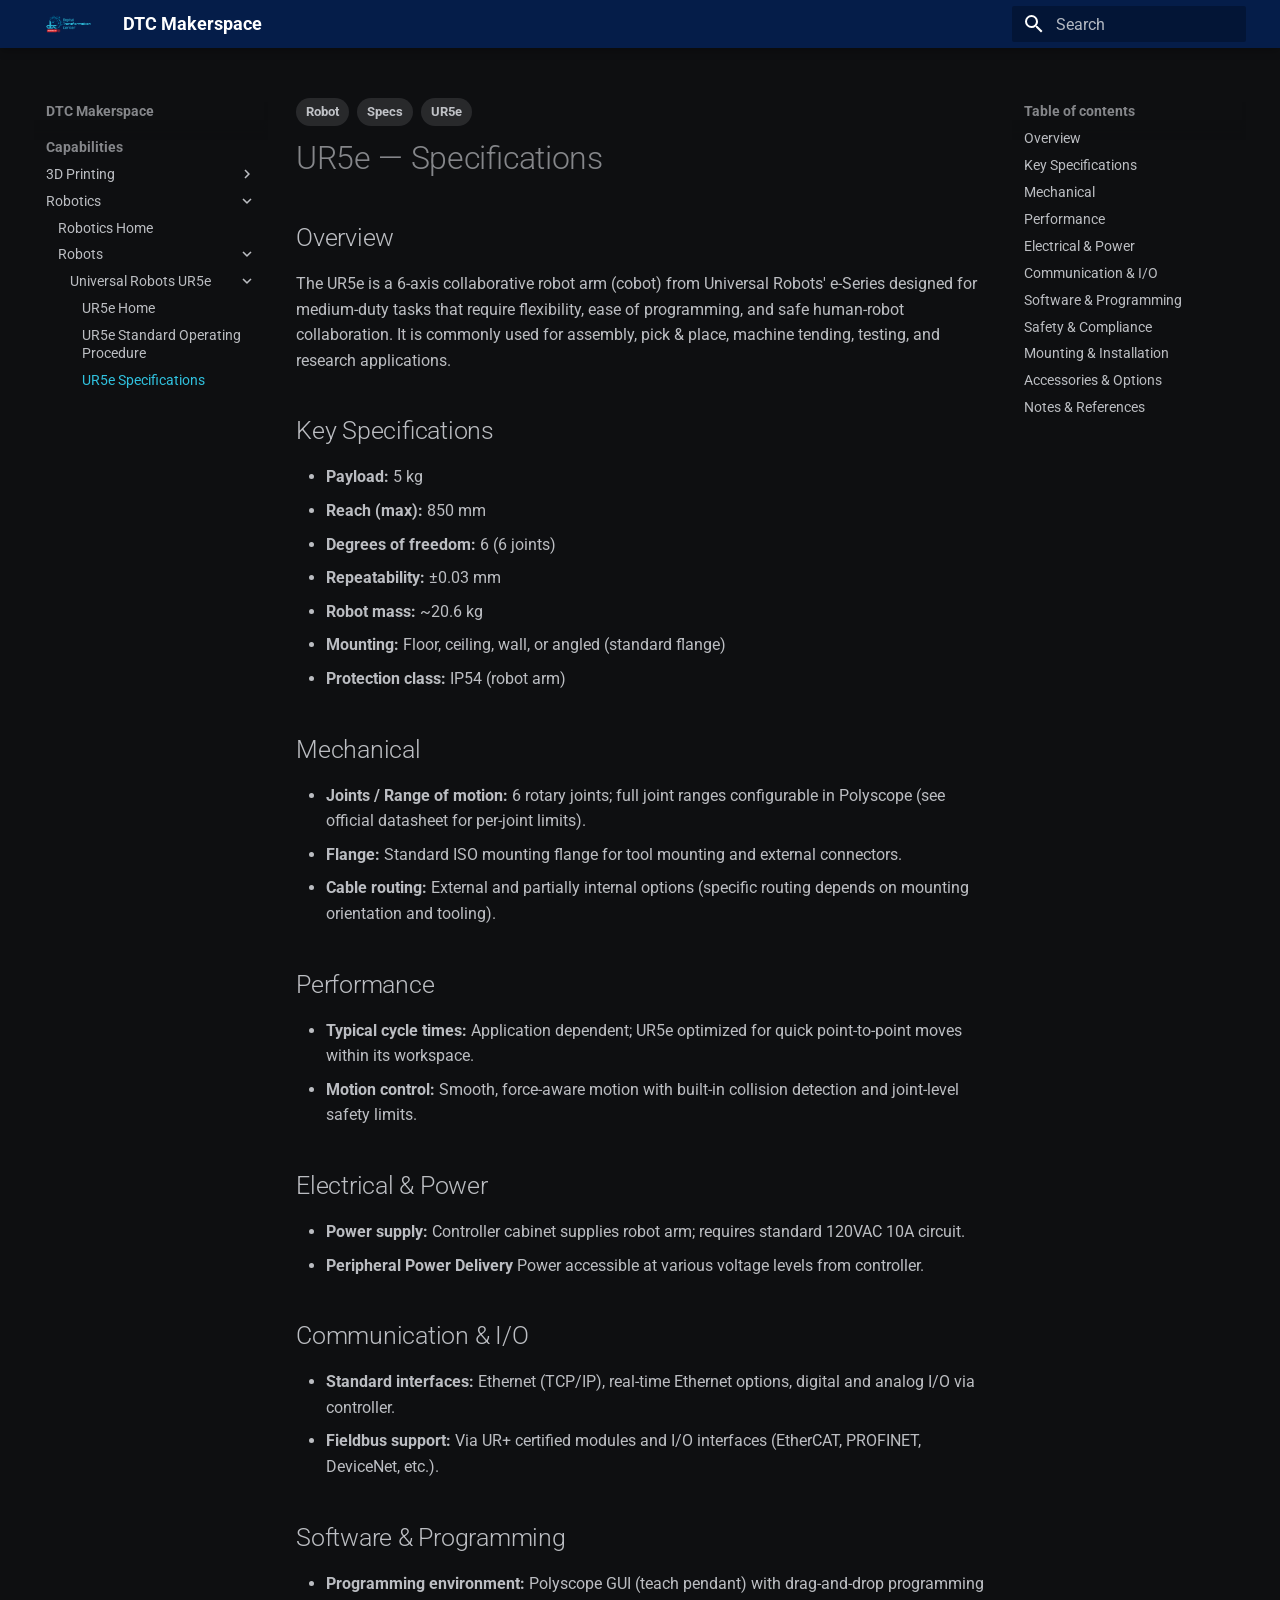
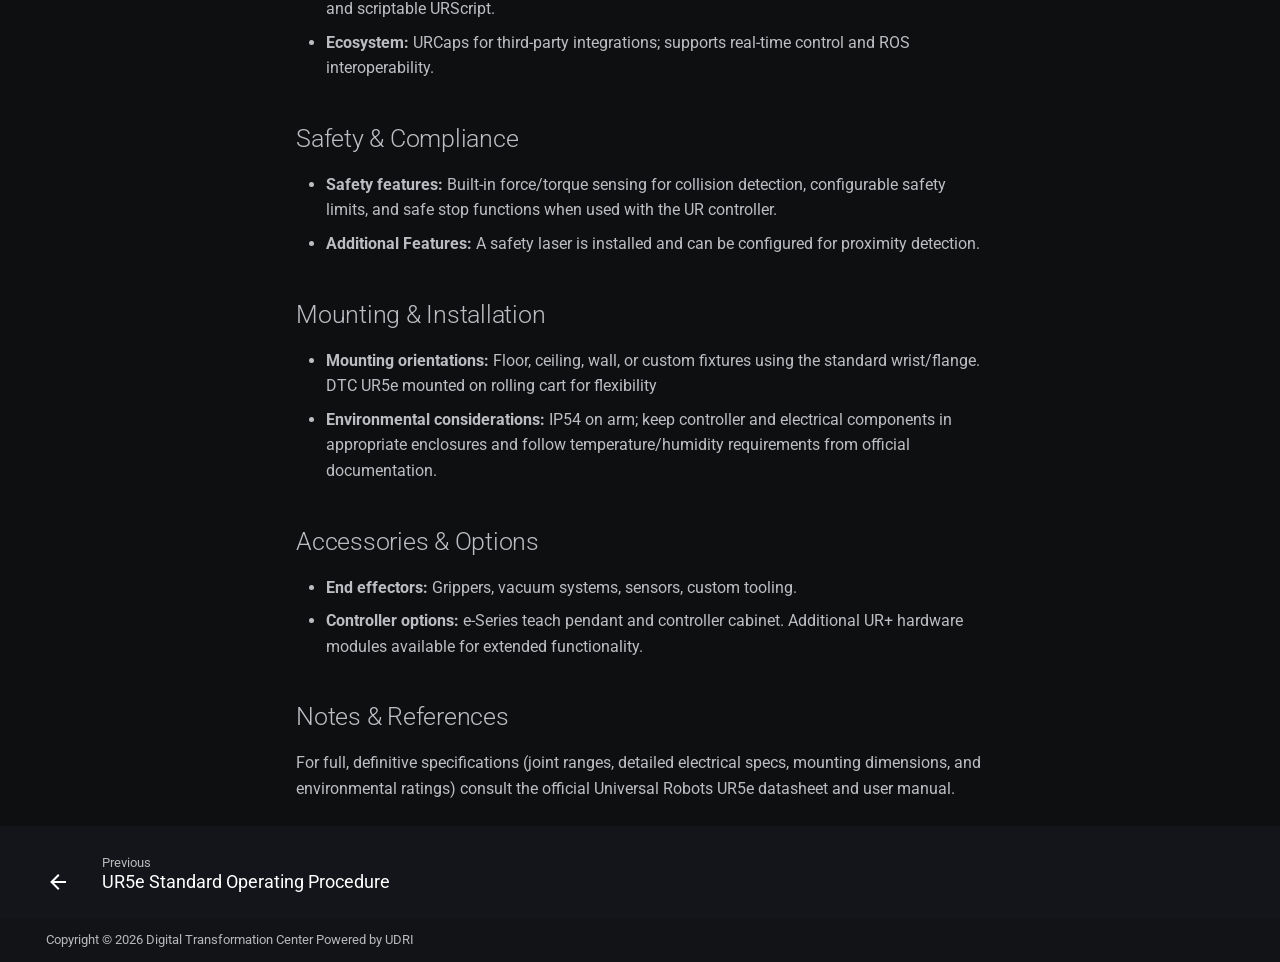
<file: capabilities/robotics/robots/ur5e/specs/index.html>
<!DOCTYPE html>
<html class="no-js" lang="en">
<head>
<meta charset="utf-8"/>
<meta content="width=device-width,initial-scale=1" name="viewport"/>
<link href="../sop/" rel="prev"/>
<link href="../../../../../assets/logos/icon.png" rel="icon"/>
<meta content="mkdocs-1.6.1, mkdocs-material-9.7.7" name="generator"/>
<title>UR5e Specifications - DTC Makerspace</title>
<link href="../../../../../assets/stylesheets/main.ec1eaa64.min.css" rel="stylesheet"/>
<link href="../../../../../assets/stylesheets/palette.ab4e12ef.min.css" rel="stylesheet"/>
<link crossorigin="" href="https://fonts.gstatic.com" rel="preconnect"/>
<link href="https://fonts.googleapis.com/css?family=Roboto:300,300i,400,400i,700,700i%7CRoboto+Mono:400,400i,700,700i&amp;display=fallback" rel="stylesheet"/>
<style>:root{--md-text-font:"Roboto";--md-code-font:"Roboto Mono"}</style>
<link href="../../../../../assets/css/extra.css" rel="stylesheet"/>
<script>__md_scope=new URL("../../../../..",location),__md_hash=e=>[...e].reduce(((e,_)=>(e<<5)-e+_.charCodeAt(0)),0),__md_get=(e,_=localStorage,t=__md_scope)=>JSON.parse(_.getItem(t.pathname+"."+e)),__md_set=(e,_,t=localStorage,a=__md_scope)=>{try{t.setItem(a.pathname+"."+e,JSON.stringify(_))}catch(e){}}</script>
</head>
<body data-md-color-accent="red" data-md-color-primary="051d49" data-md-color-scheme="slate" dir="ltr">
<input autocomplete="off" class="md-toggle" data-md-toggle="drawer" id="__drawer" type="checkbox"/>
<input autocomplete="off" class="md-toggle" data-md-toggle="search" id="__search" type="checkbox"/>
<label class="md-overlay" for="__drawer"></label>
<div data-md-component="skip">
<a class="md-skip" href="#ur5e-specifications">
          Skip to content
        </a>
</div>
<div data-md-component="announce">
</div>
<header class="md-header md-header--shadow" data-md-component="header">
<nav aria-label="Header" class="md-header__inner md-grid">
<a aria-label="DTC Makerspace" class="md-header__button md-logo" data-md-component="logo" href="../../../../.." title="DTC Makerspace">
<img alt="logo" src="../../../../../assets/logos/primary.png"/>
</a>
<label class="md-header__button md-icon" for="__drawer">
<svg viewbox="0 0 24 24" xmlns="http://www.w3.org/2000/svg"><path d="M3 6h18v2H3zm0 5h18v2H3zm0 5h18v2H3z"></path></svg>
</label>
<div class="md-header__title" data-md-component="header-title">
<div class="md-header__ellipsis">
<div class="md-header__topic">
<span class="md-ellipsis">
            DTC Makerspace
          </span>
</div>
<div class="md-header__topic" data-md-component="header-topic">
<span class="md-ellipsis">
            
              UR5e Specifications
            
          </span>
</div>
</div>
</div>
<label class="md-header__button md-icon" for="__search">
<svg viewbox="0 0 24 24" xmlns="http://www.w3.org/2000/svg"><path d="M9.5 3A6.5 6.5 0 0 1 16 9.5c0 1.61-.59 3.09-1.56 4.23l.27.27h.79l5 5-1.5 1.5-5-5v-.79l-.27-.27A6.52 6.52 0 0 1 9.5 16 6.5 6.5 0 0 1 3 9.5 6.5 6.5 0 0 1 9.5 3m0 2C7 5 5 7 5 9.5S7 14 9.5 14 14 12 14 9.5 12 5 9.5 5"></path></svg>
</label>
<div class="md-search" data-md-component="search" role="dialog">
<label class="md-search__overlay" for="__search"></label>
<div class="md-search__inner" role="search">
<form class="md-search__form" name="search">
<input aria-label="Search" autocapitalize="off" autocomplete="off" autocorrect="off" class="md-search__input" data-md-component="search-query" name="query" placeholder="Search" required="" spellcheck="false" type="text"/>
<label class="md-search__icon md-icon" for="__search">
<svg viewbox="0 0 24 24" xmlns="http://www.w3.org/2000/svg"><path d="M9.5 3A6.5 6.5 0 0 1 16 9.5c0 1.61-.59 3.09-1.56 4.23l.27.27h.79l5 5-1.5 1.5-5-5v-.79l-.27-.27A6.52 6.52 0 0 1 9.5 16 6.5 6.5 0 0 1 3 9.5 6.5 6.5 0 0 1 9.5 3m0 2C7 5 5 7 5 9.5S7 14 9.5 14 14 12 14 9.5 12 5 9.5 5"></path></svg>
<svg viewbox="0 0 24 24" xmlns="http://www.w3.org/2000/svg"><path d="M20 11v2H8l5.5 5.5-1.42 1.42L4.16 12l7.92-7.92L13.5 5.5 8 11z"></path></svg>
</label>
<nav aria-label="Search" class="md-search__options">
<button aria-label="Clear" class="md-search__icon md-icon" tabindex="-1" title="Clear" type="reset">
<svg viewbox="0 0 24 24" xmlns="http://www.w3.org/2000/svg"><path d="M19 6.41 17.59 5 12 10.59 6.41 5 5 6.41 10.59 12 5 17.59 6.41 19 12 13.41 17.59 19 19 17.59 13.41 12z"></path></svg>
</button>
</nav>
</form>
<div class="md-search__output">
<div class="md-search__scrollwrap" data-md-scrollfix="" tabindex="0">
<div class="md-search-result" data-md-component="search-result">
<div class="md-search-result__meta">
            Initializing search
          </div>
<ol class="md-search-result__list" role="presentation"></ol>
</div>
</div>
</div>
</div>
</div>
</nav>
</header>
<div class="md-container" data-md-component="container">
<main class="md-main" data-md-component="main">
<div class="md-main__inner md-grid">
<div class="md-sidebar md-sidebar--primary" data-md-component="sidebar" data-md-type="navigation">
<div class="md-sidebar__scrollwrap">
<div class="md-sidebar__inner">
<nav aria-label="Navigation" class="md-nav md-nav--primary" data-md-level="0">
<label class="md-nav__title" for="__drawer">
<a aria-label="DTC Makerspace" class="md-nav__button md-logo" data-md-component="logo" href="../../../../.." title="DTC Makerspace">
<img alt="logo" src="../../../../../assets/logos/primary.png"/>
</a>
    DTC Makerspace
  </label>
<ul class="md-nav__list" data-md-scrollfix="">
<li class="md-nav__item md-nav__item--active md-nav__item--section md-nav__item--nested">
<input checked="" class="md-nav__toggle md-toggle" id="__nav_1" type="checkbox"/>
<label class="md-nav__link" for="__nav_1" id="__nav_1_label" tabindex="">
<span class="md-ellipsis">
    
  
    Capabilities
  

    
  </span>
<span class="md-nav__icon md-icon"></span>
</label>
<nav aria-expanded="true" aria-labelledby="__nav_1_label" class="md-nav" data-md-level="1">
<label class="md-nav__title" for="__nav_1">
<span class="md-nav__icon md-icon"></span>
            
  
    Capabilities
  

          </label>
<ul class="md-nav__list" data-md-scrollfix="">
<li class="md-nav__item md-nav__item--nested">
<input class="md-nav__toggle md-toggle" id="__nav_1_1" type="checkbox"/>
<label class="md-nav__link" for="__nav_1_1" id="__nav_1_1_label" tabindex="0">
<span class="md-ellipsis">
    
  
    3D Printing
  

    
  </span>
<span class="md-nav__icon md-icon"></span>
</label>
<nav aria-expanded="false" aria-labelledby="__nav_1_1_label" class="md-nav" data-md-level="2">
<label class="md-nav__title" for="__nav_1_1">
<span class="md-nav__icon md-icon"></span>
            
  
    3D Printing
  

          </label>
<ul class="md-nav__list" data-md-scrollfix="">
<li class="md-nav__item">
<a class="md-nav__link" href="../../../../3d-printing/">
<span class="md-ellipsis">
    
  
    3D Printing Home
  

    
  </span>
</a>
</li>
<li class="md-nav__item md-nav__item--nested">
<input class="md-nav__toggle md-toggle" id="__nav_1_1_2" type="checkbox"/>
<label class="md-nav__link" for="__nav_1_1_2" id="__nav_1_1_2_label" tabindex="0">
<span class="md-ellipsis">
    
  
    Printers
  

    
  </span>
<span class="md-nav__icon md-icon"></span>
</label>
<nav aria-expanded="false" aria-labelledby="__nav_1_1_2_label" class="md-nav" data-md-level="3">
<label class="md-nav__title" for="__nav_1_1_2">
<span class="md-nav__icon md-icon"></span>
            
  
    Printers
  

          </label>
<ul class="md-nav__list" data-md-scrollfix="">
<li class="md-nav__item md-nav__item--nested">
<input class="md-nav__toggle md-toggle" id="__nav_1_1_2_1" type="checkbox"/>
<label class="md-nav__link" for="__nav_1_1_2_1" id="__nav_1_1_2_1_label" tabindex="0">
<span class="md-ellipsis">
    
  
    Original Prusa MK4
  

    
  </span>
<span class="md-nav__icon md-icon"></span>
</label>
<nav aria-expanded="false" aria-labelledby="__nav_1_1_2_1_label" class="md-nav" data-md-level="4">
<label class="md-nav__title" for="__nav_1_1_2_1">
<span class="md-nav__icon md-icon"></span>
            
  
    Original Prusa MK4
  

          </label>
<ul class="md-nav__list" data-md-scrollfix="">
<li class="md-nav__item">
<a class="md-nav__link" href="../../../../3d-printing/printers/prusa-mk4/">
<span class="md-ellipsis">
    
  
    MK4 Home
  

    
  </span>
</a>
</li>
<li class="md-nav__item">
<a class="md-nav__link" href="../../../../3d-printing/printers/prusa-mk4/sop/">
<span class="md-ellipsis">
    
  
    MK4 Standard Operating Procedure
  

    
  </span>
</a>
</li>
</ul>
</nav>
</li>
<li class="md-nav__item md-nav__item--nested">
<input class="md-nav__toggle md-toggle" id="__nav_1_1_2_2" type="checkbox"/>
<label class="md-nav__link" for="__nav_1_1_2_2" id="__nav_1_1_2_2_label" tabindex="0">
<span class="md-ellipsis">
    
  
    Bambu Lab X1 Carbon
  

    
  </span>
<span class="md-nav__icon md-icon"></span>
</label>
<nav aria-expanded="false" aria-labelledby="__nav_1_1_2_2_label" class="md-nav" data-md-level="4">
<label class="md-nav__title" for="__nav_1_1_2_2">
<span class="md-nav__icon md-icon"></span>
            
  
    Bambu Lab X1 Carbon
  

          </label>
<ul class="md-nav__list" data-md-scrollfix="">
<li class="md-nav__item">
<a class="md-nav__link" href="../../../../3d-printing/printers/bambu-x1c/">
<span class="md-ellipsis">
    
  
    X1C Home
  

    
  </span>
</a>
</li>
<li class="md-nav__item">
<a class="md-nav__link" href="../../../../3d-printing/printers/bambu-x1c/sop/">
<span class="md-ellipsis">
    
  
    X1C Standard Operating Procedure
  

    
  </span>
</a>
</li>
<li class="md-nav__item">
<a class="md-nav__link" href="../../../../3d-printing/printers/bambu-x1c/specs/">
<span class="md-ellipsis">
    
  
    X1C Specifications
  

    
  </span>
</a>
</li>
</ul>
</nav>
</li>
</ul>
</nav>
</li>
</ul>
</nav>
</li>
<li class="md-nav__item md-nav__item--active md-nav__item--nested">
<input checked="" class="md-nav__toggle md-toggle" id="__nav_1_2" type="checkbox"/>
<label class="md-nav__link" for="__nav_1_2" id="__nav_1_2_label" tabindex="0">
<span class="md-ellipsis">
    
  
    Robotics
  

    
  </span>
<span class="md-nav__icon md-icon"></span>
</label>
<nav aria-expanded="true" aria-labelledby="__nav_1_2_label" class="md-nav" data-md-level="2">
<label class="md-nav__title" for="__nav_1_2">
<span class="md-nav__icon md-icon"></span>
            
  
    Robotics
  

          </label>
<ul class="md-nav__list" data-md-scrollfix="">
<li class="md-nav__item">
<a class="md-nav__link" href="../../../">
<span class="md-ellipsis">
    
  
    Robotics Home
  

    
  </span>
</a>
</li>
<li class="md-nav__item md-nav__item--active md-nav__item--nested">
<input checked="" class="md-nav__toggle md-toggle" id="__nav_1_2_2" type="checkbox"/>
<label class="md-nav__link" for="__nav_1_2_2" id="__nav_1_2_2_label" tabindex="0">
<span class="md-ellipsis">
    
  
    Robots
  

    
  </span>
<span class="md-nav__icon md-icon"></span>
</label>
<nav aria-expanded="true" aria-labelledby="__nav_1_2_2_label" class="md-nav" data-md-level="3">
<label class="md-nav__title" for="__nav_1_2_2">
<span class="md-nav__icon md-icon"></span>
            
  
    Robots
  

          </label>
<ul class="md-nav__list" data-md-scrollfix="">
<li class="md-nav__item md-nav__item--active md-nav__item--nested">
<input checked="" class="md-nav__toggle md-toggle" id="__nav_1_2_2_1" type="checkbox"/>
<label class="md-nav__link" for="__nav_1_2_2_1" id="__nav_1_2_2_1_label" tabindex="0">
<span class="md-ellipsis">
    
  
    Universal Robots UR5e
  

    
  </span>
<span class="md-nav__icon md-icon"></span>
</label>
<nav aria-expanded="true" aria-labelledby="__nav_1_2_2_1_label" class="md-nav" data-md-level="4">
<label class="md-nav__title" for="__nav_1_2_2_1">
<span class="md-nav__icon md-icon"></span>
            
  
    Universal Robots UR5e
  

          </label>
<ul class="md-nav__list" data-md-scrollfix="">
<li class="md-nav__item">
<a class="md-nav__link" href="../">
<span class="md-ellipsis">
    
  
    UR5e Home
  

    
  </span>
</a>
</li>
<li class="md-nav__item">
<a class="md-nav__link" href="../sop/">
<span class="md-ellipsis">
    
  
    UR5e Standard Operating Procedure
  

    
  </span>
</a>
</li>
<li class="md-nav__item md-nav__item--active">
<input class="md-nav__toggle md-toggle" id="__toc" type="checkbox"/>
<label class="md-nav__link md-nav__link--active" for="__toc">
<span class="md-ellipsis">
    
  
    UR5e Specifications
  

    
  </span>
<span class="md-nav__icon md-icon"></span>
</label>
<a class="md-nav__link md-nav__link--active" href="./">
<span class="md-ellipsis">
    
  
    UR5e Specifications
  

    
  </span>
</a>
<nav aria-label="Table of contents" class="md-nav md-nav--secondary">
<label class="md-nav__title" for="__toc">
<span class="md-nav__icon md-icon"></span>
      Table of contents
    </label>
<ul class="md-nav__list" data-md-component="toc" data-md-scrollfix="">
<li class="md-nav__item">
<a class="md-nav__link" href="#overview">
<span class="md-ellipsis">
      
        Overview
      
    </span>
</a>
</li>
<li class="md-nav__item">
<a class="md-nav__link" href="#key-specifications">
<span class="md-ellipsis">
      
        Key Specifications
      
    </span>
</a>
</li>
<li class="md-nav__item">
<a class="md-nav__link" href="#mechanical">
<span class="md-ellipsis">
      
        Mechanical
      
    </span>
</a>
</li>
<li class="md-nav__item">
<a class="md-nav__link" href="#performance">
<span class="md-ellipsis">
      
        Performance
      
    </span>
</a>
</li>
<li class="md-nav__item">
<a class="md-nav__link" href="#electrical-power">
<span class="md-ellipsis">
      
        Electrical &amp; Power
      
    </span>
</a>
</li>
<li class="md-nav__item">
<a class="md-nav__link" href="#communication-io">
<span class="md-ellipsis">
      
        Communication &amp; I/O
      
    </span>
</a>
</li>
<li class="md-nav__item">
<a class="md-nav__link" href="#software-programming">
<span class="md-ellipsis">
      
        Software &amp; Programming
      
    </span>
</a>
</li>
<li class="md-nav__item">
<a class="md-nav__link" href="#safety-compliance">
<span class="md-ellipsis">
      
        Safety &amp; Compliance
      
    </span>
</a>
</li>
<li class="md-nav__item">
<a class="md-nav__link" href="#mounting-installation">
<span class="md-ellipsis">
      
        Mounting &amp; Installation
      
    </span>
</a>
</li>
<li class="md-nav__item">
<a class="md-nav__link" href="#accessories-options">
<span class="md-ellipsis">
      
        Accessories &amp; Options
      
    </span>
</a>
</li>
<li class="md-nav__item">
<a class="md-nav__link" href="#notes-references">
<span class="md-ellipsis">
      
        Notes &amp; References
      
    </span>
</a>
</li>
</ul>
</nav>
</li>
</ul>
</nav>
</li>
</ul>
</nav>
</li>
</ul>
</nav>
</li>
</ul>
</nav>
</li>
</ul>
</nav>
</div>
</div>
</div>
<div class="md-sidebar md-sidebar--secondary" data-md-component="sidebar" data-md-type="toc">
<div class="md-sidebar__scrollwrap">
<div class="md-sidebar__inner">
<nav aria-label="Table of contents" class="md-nav md-nav--secondary">
<label class="md-nav__title" for="__toc">
<span class="md-nav__icon md-icon"></span>
      Table of contents
    </label>
<ul class="md-nav__list" data-md-component="toc" data-md-scrollfix="">
<li class="md-nav__item">
<a class="md-nav__link" href="#overview">
<span class="md-ellipsis">
      
        Overview
      
    </span>
</a>
</li>
<li class="md-nav__item">
<a class="md-nav__link" href="#key-specifications">
<span class="md-ellipsis">
      
        Key Specifications
      
    </span>
</a>
</li>
<li class="md-nav__item">
<a class="md-nav__link" href="#mechanical">
<span class="md-ellipsis">
      
        Mechanical
      
    </span>
</a>
</li>
<li class="md-nav__item">
<a class="md-nav__link" href="#performance">
<span class="md-ellipsis">
      
        Performance
      
    </span>
</a>
</li>
<li class="md-nav__item">
<a class="md-nav__link" href="#electrical-power">
<span class="md-ellipsis">
      
        Electrical &amp; Power
      
    </span>
</a>
</li>
<li class="md-nav__item">
<a class="md-nav__link" href="#communication-io">
<span class="md-ellipsis">
      
        Communication &amp; I/O
      
    </span>
</a>
</li>
<li class="md-nav__item">
<a class="md-nav__link" href="#software-programming">
<span class="md-ellipsis">
      
        Software &amp; Programming
      
    </span>
</a>
</li>
<li class="md-nav__item">
<a class="md-nav__link" href="#safety-compliance">
<span class="md-ellipsis">
      
        Safety &amp; Compliance
      
    </span>
</a>
</li>
<li class="md-nav__item">
<a class="md-nav__link" href="#mounting-installation">
<span class="md-ellipsis">
      
        Mounting &amp; Installation
      
    </span>
</a>
</li>
<li class="md-nav__item">
<a class="md-nav__link" href="#accessories-options">
<span class="md-ellipsis">
      
        Accessories &amp; Options
      
    </span>
</a>
</li>
<li class="md-nav__item">
<a class="md-nav__link" href="#notes-references">
<span class="md-ellipsis">
      
        Notes &amp; References
      
    </span>
</a>
</li>
</ul>
</nav>
</div>
</div>
</div>
<div class="md-content" data-md-component="content">
<article class="md-content__inner md-typeset">
<nav class="md-tags">
<span class="md-tag">Robot</span>
<span class="md-tag">Specs</span>
<span class="md-tag">UR5e</span>
</nav>
<h1 id="ur5e-specifications">UR5e — Specifications</h1>
<h2 id="overview">Overview</h2>
<p>The UR5e is a 6-axis collaborative robot arm (cobot) from Universal Robots' e-Series designed for medium-duty tasks that require flexibility, ease of programming, and safe human-robot collaboration. It is commonly used for assembly, pick &amp; place, machine tending, testing, and research applications.</p>
<h2 id="key-specifications">Key Specifications</h2>
<ul>
<li><strong>Payload:</strong> 5 kg</li>
<li><strong>Reach (max):</strong> 850 mm</li>
<li><strong>Degrees of freedom:</strong> 6 (6 joints)</li>
<li><strong>Repeatability:</strong> ±0.03 mm</li>
<li><strong>Robot mass:</strong> ~20.6 kg</li>
<li><strong>Mounting:</strong> Floor, ceiling, wall, or angled (standard flange)</li>
<li><strong>Protection class:</strong> IP54 (robot arm)</li>
</ul>
<h2 id="mechanical">Mechanical</h2>
<ul>
<li><strong>Joints / Range of motion:</strong> 6 rotary joints; full joint ranges configurable in Polyscope (see official datasheet for per-joint limits).</li>
<li><strong>Flange:</strong> Standard ISO mounting flange for tool mounting and external connectors.</li>
<li><strong>Cable routing:</strong> External and partially internal options (specific routing depends on mounting orientation and tooling).</li>
</ul>
<h2 id="performance">Performance</h2>
<ul>
<li><strong>Typical cycle times:</strong> Application dependent; UR5e optimized for quick point-to-point moves within its workspace.</li>
<li><strong>Motion control:</strong> Smooth, force-aware motion with built-in collision detection and joint-level safety limits.</li>
</ul>
<h2 id="electrical-power">Electrical &amp; Power</h2>
<ul>
<li><strong>Power supply:</strong> Controller cabinet supplies robot arm; requires standard 120VAC 10A circuit.</li>
<li><strong>Peripheral Power Delivery</strong> Power accessible at various voltage levels from controller.</li>
</ul>
<h2 id="communication-io">Communication &amp; I/O</h2>
<ul>
<li><strong>Standard interfaces:</strong> Ethernet (TCP/IP), real-time Ethernet options, digital and analog I/O via controller.</li>
<li><strong>Fieldbus support:</strong> Via UR+ certified modules and I/O interfaces (EtherCAT, PROFINET, DeviceNet, etc.).</li>
</ul>
<h2 id="software-programming">Software &amp; Programming</h2>
<ul>
<li><strong>Programming environment:</strong> Polyscope GUI (teach pendant) with drag-and-drop programming and scriptable URScript.</li>
<li><strong>Ecosystem:</strong> URCaps for third-party integrations; supports real-time control and ROS interoperability.</li>
</ul>
<h2 id="safety-compliance">Safety &amp; Compliance</h2>
<ul>
<li><strong>Safety features:</strong> Built-in force/torque sensing for collision detection, configurable safety limits, and safe stop functions when used with the UR controller.</li>
<li><strong>Additional Features:</strong> A safety laser is installed and can be configured for proximity detection.</li>
</ul>
<h2 id="mounting-installation">Mounting &amp; Installation</h2>
<ul>
<li><strong>Mounting orientations:</strong> Floor, ceiling, wall, or custom fixtures using the standard wrist/flange. DTC UR5e mounted on rolling cart for flexibility</li>
<li><strong>Environmental considerations:</strong> IP54 on arm; keep controller and electrical components in appropriate enclosures and follow temperature/humidity requirements from official documentation.</li>
</ul>
<h2 id="accessories-options">Accessories &amp; Options</h2>
<ul>
<li><strong>End effectors:</strong> Grippers, vacuum systems, sensors, custom tooling.</li>
<li><strong>Controller options:</strong> e-Series teach pendant and controller cabinet. Additional UR+ hardware modules available for extended functionality.</li>
</ul>
<h2 id="notes-references">Notes &amp; References</h2>
<p>For full, definitive specifications (joint ranges, detailed electrical specs, mounting dimensions, and environmental ratings) consult the official Universal Robots UR5e datasheet and user manual.</p>
</article>
</div>
<script>var target=document.getElementById(location.hash.slice(1));target&&target.name&&(target.checked=target.name.startsWith("__tabbed_"))</script>
</div>
</main>
<footer class="md-footer">
<nav aria-label="Footer" class="md-footer__inner md-grid">
<a aria-label="Previous: UR5e Standard Operating Procedure" class="md-footer__link md-footer__link--prev" href="../sop/">
<div class="md-footer__button md-icon">
<svg viewbox="0 0 24 24" xmlns="http://www.w3.org/2000/svg"><path d="M20 11v2H8l5.5 5.5-1.42 1.42L4.16 12l7.92-7.92L13.5 5.5 8 11z"></path></svg>
</div>
<div class="md-footer__title">
<span class="md-footer__direction">
                Previous
              </span>
<div class="md-ellipsis">
                UR5e Standard Operating Procedure
              </div>
</div>
</a>
</nav>
<div class="md-footer-meta md-typeset">
<div class="md-footer-meta__inner md-grid">
<div class="md-copyright">
<div class="md-copyright__highlight">
      Copyright © 2026 Digital Transformation Center Powered by UDRI
    </div>
</div>
</div>
</div>
</footer>
</div>
<div class="md-dialog" data-md-component="dialog">
<div class="md-dialog__inner md-typeset"></div>
</div>
<script id="__config" type="application/json">{"annotate": null, "base": "../../../../..", "features": ["navigation.footer", "navigation.sections"], "search": "../../../../../assets/javascripts/workers/search.2c215733.min.js", "tags": null, "translations": {"clipboard.copied": "Copied to clipboard", "clipboard.copy": "Copy to clipboard", "search.result.more.one": "1 more on this page", "search.result.more.other": "# more on this page", "search.result.none": "No matching documents", "search.result.one": "1 matching document", "search.result.other": "# matching documents", "search.result.placeholder": "Type to start searching", "search.result.term.missing": "Missing", "select.version": "Select version"}, "version": null}</script>
<script src="../../../../../assets/javascripts/bundle.d7400e89.min.js"></script>
</body>
</html>
</file>
<file: assets/css/extra.css>
:root>* {
    /* Primary brand color and variants */
    --md-primary-fg-color: #051d49;
    --md-primary-fg-color--light: #ac325a;
    --md-primary-fg-color--dark: #5c112a;

    --md-typeset-a-color: #30c1de;
    --md-default-bg-color: #0e0f11;
}

/* a, button, input, label {
    -webkit-tap-highlight-color: transparent;
} */

.center {
    display: block;
    margin: 0 auto;
}
</file>
<file: assets/stylesheets/main.ec1eaa64.min.css>
@charset "UTF-8";html{-webkit-text-size-adjust:none;-moz-text-size-adjust:none;text-size-adjust:none;box-sizing:border-box}*,:after,:before{box-sizing:inherit}@media (prefers-reduced-motion){*,:after,:before{transition:none!important}}body{margin:0}a,button,input,label{-webkit-tap-highlight-color:transparent}a{color:inherit;text-decoration:none}hr{border:0;box-sizing:initial;display:block;height:.05rem;overflow:visible;padding:0}small{font-size:80%}sub,sup{line-height:1em}img{border-style:none}table{border-collapse:initial;border-spacing:0}td,th{font-weight:400;vertical-align:top}button{background:#0000;border:0;font-family:inherit;font-size:inherit;margin:0;padding:0}input{border:0;outline:none}:root{--md-primary-fg-color:#4051b5;--md-primary-fg-color--light:#5d6cc0;--md-primary-fg-color--dark:#303fa1;--md-primary-bg-color:#fff;--md-primary-bg-color--light:#ffffffb3;--md-accent-fg-color:#526cfe;--md-accent-fg-color--transparent:#526cfe1a;--md-accent-bg-color:#fff;--md-accent-bg-color--light:#ffffffb3}[data-md-color-scheme=default]{color-scheme:light}[data-md-color-scheme=default] img[src$="#gh-dark-mode-only"],[data-md-color-scheme=default] img[src$="#only-dark"]{display:none}:root,[data-md-color-scheme=default]{--md-hue:225deg;--md-default-fg-color:#000000de;--md-default-fg-color--light:#0000008a;--md-default-fg-color--lighter:#00000052;--md-default-fg-color--lightest:#00000012;--md-default-bg-color:#fff;--md-default-bg-color--light:#ffffffb3;--md-default-bg-color--lighter:#ffffff4d;--md-default-bg-color--lightest:#ffffff1f;--md-code-fg-color:#36464e;--md-code-bg-color:#f5f5f5;--md-code-bg-color--light:#f5f5f5b3;--md-code-bg-color--lighter:#f5f5f54d;--md-code-hl-color:#4287ff;--md-code-hl-color--light:#4287ff1a;--md-code-hl-number-color:#d52a2a;--md-code-hl-special-color:#db1457;--md-code-hl-function-color:#a846b9;--md-code-hl-constant-color:#6e59d9;--md-code-hl-keyword-color:#3f6ec6;--md-code-hl-string-color:#1c7d4d;--md-code-hl-name-color:var(--md-code-fg-color);--md-code-hl-operator-color:var(--md-default-fg-color--light);--md-code-hl-punctuation-color:var(--md-default-fg-color--light);--md-code-hl-comment-color:var(--md-default-fg-color--light);--md-code-hl-generic-color:var(--md-default-fg-color--light);--md-code-hl-variable-color:var(--md-default-fg-color--light);--md-typeset-color:var(--md-default-fg-color);--md-typeset-a-color:var(--md-primary-fg-color);--md-typeset-del-color:#f5503d26;--md-typeset-ins-color:#0bd57026;--md-typeset-kbd-color:#fafafa;--md-typeset-kbd-accent-color:#fff;--md-typeset-kbd-border-color:#b8b8b8;--md-typeset-mark-color:#ffff0080;--md-typeset-table-color:#0000001f;--md-typeset-table-color--light:rgba(0,0,0,.035);--md-admonition-fg-color:var(--md-default-fg-color);--md-admonition-bg-color:var(--md-default-bg-color);--md-warning-fg-color:#000000de;--md-warning-bg-color:#ff9;--md-footer-fg-color:#fff;--md-footer-fg-color--light:#ffffffb3;--md-footer-fg-color--lighter:#ffffff73;--md-footer-bg-color:#000000de;--md-footer-bg-color--dark:#00000052;--md-shadow-z1:0 0.2rem 0.5rem #0000000d,0 0 0.05rem #0000001a;--md-shadow-z2:0 0.2rem 0.5rem #0000001a,0 0 0.05rem #00000040;--md-shadow-z3:0 0.2rem 0.5rem #0003,0 0 0.05rem #00000059}.md-icon svg{fill:currentcolor;display:block;height:1.2rem;width:1.2rem}body{-webkit-font-smoothing:antialiased;-moz-osx-font-smoothing:grayscale;--md-text-font-family:var(--md-text-font,_),-apple-system,BlinkMacSystemFont,Helvetica,Arial,sans-serif;--md-code-font-family:var(--md-code-font,_),SFMono-Regular,Consolas,Menlo,monospace}aside,body,input{font-feature-settings:"kern","liga";color:var(--md-typeset-color);font-family:var(--md-text-font-family)}code,kbd,pre{font-feature-settings:"kern";font-family:var(--md-code-font-family)}:root{--md-typeset-table-sort-icon:url('data:image/svg+xml;charset=utf-8,<svg xmlns="http://www.w3.org/2000/svg" viewBox="0 0 24 24"><path d="m18 21-4-4h3V7h-3l4-4 4 4h-3v10h3M2 19v-2h10v2M2 13v-2h7v2M2 7V5h4v2z"/></svg>');--md-typeset-table-sort-icon--asc:url('data:image/svg+xml;charset=utf-8,<svg xmlns="http://www.w3.org/2000/svg" viewBox="0 0 24 24"><path d="M19 17h3l-4 4-4-4h3V3h2M2 17h10v2H2M6 5v2H2V5m0 6h7v2H2z"/></svg>');--md-typeset-table-sort-icon--desc:url('data:image/svg+xml;charset=utf-8,<svg xmlns="http://www.w3.org/2000/svg" viewBox="0 0 24 24"><path d="M19 7h3l-4-4-4 4h3v14h2M2 17h10v2H2M6 5v2H2V5m0 6h7v2H2z"/></svg>')}.md-typeset{-webkit-print-color-adjust:exact;color-adjust:exact;font-size:.8rem;line-height:1.6;overflow-wrap:break-word}@media print{.md-typeset{font-size:.68rem}}.md-typeset blockquote,.md-typeset dl,.md-typeset figure,.md-typeset ol,.md-typeset pre,.md-typeset ul{margin-bottom:1em;margin-top:1em}.md-typeset h1{color:var(--md-default-fg-color--light);font-size:2em;line-height:1.3;margin:0 0 1.25em}.md-typeset h1,.md-typeset h2{font-weight:300;letter-spacing:-.01em}.md-typeset h2{font-size:1.5625em;line-height:1.4;margin:1.6em 0 .64em}.md-typeset h3{font-size:1.25em;font-weight:400;letter-spacing:-.01em;line-height:1.5;margin:1.6em 0 .8em}.md-typeset h2+h3{margin-top:.8em}.md-typeset h4{font-weight:700;letter-spacing:-.01em;margin:1em 0}.md-typeset h5,.md-typeset h6{color:var(--md-default-fg-color--light);font-size:.8em;font-weight:700;letter-spacing:-.01em;margin:1.25em 0}.md-typeset h5{text-transform:uppercase}.md-typeset h5 code{text-transform:none}.md-typeset hr{border-bottom:.05rem solid var(--md-default-fg-color--lightest);display:flow-root;margin:1.5em 0}.md-typeset a{color:var(--md-typeset-a-color);word-break:break-word}.md-typeset a,.md-typeset a:before{transition:color 125ms}.md-typeset a:focus,.md-typeset a:hover{color:var(--md-accent-fg-color)}.md-typeset a:focus code,.md-typeset a:hover code{background-color:var(--md-accent-fg-color--transparent);color:var(--md-accent-fg-color)}.md-typeset a code{color:var(--md-typeset-a-color)}.md-typeset a.focus-visible{outline-color:var(--md-accent-fg-color);outline-offset:.2rem}.md-typeset code,.md-typeset kbd,.md-typeset pre{color:var(--md-code-fg-color);direction:ltr;font-variant-ligatures:none;transition:background-color 125ms}@media print{.md-typeset code,.md-typeset kbd,.md-typeset pre{white-space:pre-wrap}}.md-typeset code{background-color:var(--md-code-bg-color);border-radius:.1rem;-webkit-box-decoration-break:clone;box-decoration-break:clone;font-size:.85em;padding:0 .2941176471em;transition:color 125ms,background-color 125ms;word-break:break-word}.md-typeset code:not(.focus-visible){-webkit-tap-highlight-color:transparent;outline:none}.md-typeset pre{display:flow-root;line-height:1.4;position:relative}.md-typeset pre>code{-webkit-box-decoration-break:slice;box-decoration-break:slice;box-shadow:none;display:block;margin:0;outline-color:var(--md-accent-fg-color);overflow:auto;padding:.7720588235em 1.1764705882em;scrollbar-color:var(--md-default-fg-color--lighter) #0000;scrollbar-width:thin;touch-action:auto;word-break:normal}.md-typeset pre>code:hover{scrollbar-color:var(--md-accent-fg-color) #0000}.md-typeset pre>code::-webkit-scrollbar{height:.2rem;width:.2rem}.md-typeset pre>code::-webkit-scrollbar-thumb{background-color:var(--md-default-fg-color--lighter)}.md-typeset pre>code::-webkit-scrollbar-thumb:hover{background-color:var(--md-accent-fg-color)}.md-typeset kbd{background-color:var(--md-typeset-kbd-color);border-radius:.1rem;box-shadow:0 .1rem 0 .05rem var(--md-typeset-kbd-border-color),0 .1rem 0 var(--md-typeset-kbd-border-color),0 -.1rem .2rem var(--md-typeset-kbd-accent-color) inset;color:var(--md-default-fg-color);display:inline-block;font-size:.75em;padding:0 .6666666667em;vertical-align:text-top;word-break:break-word}.md-typeset mark{background-color:var(--md-typeset-mark-color);-webkit-box-decoration-break:clone;box-decoration-break:clone;color:inherit;word-break:break-word}.md-typeset abbr{cursor:help;text-decoration:none}.md-typeset [data-preview],.md-typeset abbr{border-bottom:.05rem dotted var(--md-default-fg-color--light)}.md-typeset small{opacity:.75}[dir=ltr] .md-typeset sub,[dir=ltr] .md-typeset sup{margin-left:.078125em}[dir=rtl] .md-typeset sub,[dir=rtl] .md-typeset sup{margin-right:.078125em}[dir=ltr] .md-typeset blockquote{padding-left:.6rem}[dir=rtl] .md-typeset blockquote{padding-right:.6rem}[dir=ltr] .md-typeset blockquote{border-left:.2rem solid var(--md-default-fg-color--lighter)}[dir=rtl] .md-typeset blockquote{border-right:.2rem solid var(--md-default-fg-color--lighter)}.md-typeset blockquote{color:var(--md-default-fg-color--light);margin-left:0;margin-right:0}.md-typeset ul{list-style-type:disc}.md-typeset ul[type]{list-style-type:revert-layer}[dir=ltr] .md-typeset ol,[dir=ltr] .md-typeset ul{margin-left:.625em}[dir=rtl] .md-typeset ol,[dir=rtl] .md-typeset ul{margin-right:.625em}.md-typeset ol,.md-typeset ul{padding:0}.md-typeset ol:not([hidden]),.md-typeset ul:not([hidden]){display:flow-root}.md-typeset ol ol,.md-typeset ul ol{list-style-type:lower-alpha}.md-typeset ol ol ol,.md-typeset ul ol ol{list-style-type:lower-roman}.md-typeset ol ol ol ol,.md-typeset ul ol ol ol{list-style-type:upper-alpha}.md-typeset ol ol ol ol ol,.md-typeset ul ol ol ol ol{list-style-type:upper-roman}.md-typeset ol[type],.md-typeset ul[type]{list-style-type:revert-layer}[dir=ltr] .md-typeset ol li,[dir=ltr] .md-typeset ul li{margin-left:1.25em}[dir=rtl] .md-typeset ol li,[dir=rtl] .md-typeset ul li{margin-right:1.25em}.md-typeset ol li,.md-typeset ul li{margin-bottom:.5em}.md-typeset ol li blockquote,.md-typeset ol li p,.md-typeset ul li blockquote,.md-typeset ul li p{margin:.5em 0}.md-typeset ol li:last-child,.md-typeset ul li:last-child{margin-bottom:0}[dir=ltr] .md-typeset ol li ol,[dir=ltr] .md-typeset ol li ul,[dir=ltr] .md-typeset ul li ol,[dir=ltr] .md-typeset ul li ul{margin-left:.625em}[dir=rtl] .md-typeset ol li ol,[dir=rtl] .md-typeset ol li ul,[dir=rtl] .md-typeset ul li ol,[dir=rtl] .md-typeset ul li ul{margin-right:.625em}.md-typeset ol li ol,.md-typeset ol li ul,.md-typeset ul li ol,.md-typeset ul li ul{margin-bottom:.5em;margin-top:.5em}[dir=ltr] .md-typeset dd{margin-left:1.875em}[dir=rtl] .md-typeset dd{margin-right:1.875em}.md-typeset dd{margin-bottom:1.5em;margin-top:1em}.md-typeset img,.md-typeset svg,.md-typeset video{height:auto;max-width:100%}.md-typeset img[align=left]{margin:1em 1em 1em 0}.md-typeset img[align=right]{margin:1em 0 1em 1em}.md-typeset img[align]:only-child{margin-top:0}.md-typeset figure{display:flow-root;margin:1em auto;max-width:100%;text-align:center;width:fit-content}.md-typeset figure img{display:block;margin:0 auto}.md-typeset figcaption{font-style:italic;margin:1em auto;max-width:24rem}.md-typeset iframe{max-width:100%}.md-typeset table:not([class]){background-color:var(--md-default-bg-color);border:.05rem solid var(--md-typeset-table-color);border-radius:.1rem;display:inline-block;font-size:.64rem;max-width:100%;overflow:auto;touch-action:auto}@media print{.md-typeset table:not([class]){display:table}}.md-typeset table:not([class])+*{margin-top:1.5em}.md-typeset table:not([class]) td>:first-child,.md-typeset table:not([class]) th>:first-child{margin-top:0}.md-typeset table:not([class]) td>:last-child,.md-typeset table:not([class]) th>:last-child{margin-bottom:0}.md-typeset table:not([class]) td:not([align]),.md-typeset table:not([class]) th:not([align]){text-align:left}[dir=rtl] .md-typeset table:not([class]) td:not([align]),[dir=rtl] .md-typeset table:not([class]) th:not([align]){text-align:right}.md-typeset table:not([class]) th{font-weight:700;min-width:5rem;padding:.9375em 1.25em;vertical-align:top}.md-typeset table:not([class]) td{border-top:.05rem solid var(--md-typeset-table-color);padding:.9375em 1.25em;vertical-align:top}.md-typeset table:not([class]) tbody tr{transition:background-color 125ms}.md-typeset table:not([class]) tbody tr:hover{background-color:var(--md-typeset-table-color--light);box-shadow:0 .05rem 0 var(--md-default-bg-color) inset}.md-typeset table:not([class]) a{word-break:normal}.md-typeset table th[role=columnheader]{cursor:pointer}[dir=ltr] .md-typeset table th[role=columnheader]:after{margin-left:.5em}[dir=rtl] .md-typeset table th[role=columnheader]:after{margin-right:.5em}.md-typeset table th[role=columnheader]:after{content:"";display:inline-block;height:1.2em;-webkit-mask-image:var(--md-typeset-table-sort-icon);mask-image:var(--md-typeset-table-sort-icon);-webkit-mask-repeat:no-repeat;mask-repeat:no-repeat;-webkit-mask-size:contain;mask-size:contain;transition:background-color 125ms;vertical-align:text-bottom;width:1.2em}.md-typeset table th[role=columnheader]:hover:after{background-color:var(--md-default-fg-color--lighter)}.md-typeset table th[role=columnheader][aria-sort=ascending]:after{background-color:var(--md-default-fg-color--light);-webkit-mask-image:var(--md-typeset-table-sort-icon--asc);mask-image:var(--md-typeset-table-sort-icon--asc)}.md-typeset table th[role=columnheader][aria-sort=descending]:after{background-color:var(--md-default-fg-color--light);-webkit-mask-image:var(--md-typeset-table-sort-icon--desc);mask-image:var(--md-typeset-table-sort-icon--desc)}.md-typeset__scrollwrap{margin:1em -.8rem;overflow-x:auto;touch-action:auto}.md-typeset__table{display:inline-block;margin-bottom:.5em;padding:0 .8rem}@media print{.md-typeset__table{display:block}}html .md-typeset__table table{display:table;margin:0;overflow:hidden;width:100%}@media screen and (max-width:44.984375em){.md-content__inner>pre{margin:1em -.8rem}.md-content__inner>pre code{border-radius:0}}.md-typeset .md-author{border-radius:100%;display:block;flex-shrink:0;height:1.6rem;overflow:hidden;position:relative;transition:color 125ms,transform 125ms;width:1.6rem}.md-typeset .md-author img{display:block}.md-typeset .md-author--more{background:var(--md-default-fg-color--lightest);color:var(--md-default-fg-color--lighter);font-size:.6rem;font-weight:700;line-height:1.6rem;text-align:center}.md-typeset .md-author--long{height:2.4rem;width:2.4rem}.md-typeset a.md-author{transform:scale(1)}.md-typeset a.md-author img{border-radius:100%;filter:grayscale(100%) opacity(75%);transition:filter 125ms}.md-typeset a.md-author:focus,.md-typeset a.md-author:hover{transform:scale(1.1);z-index:1}.md-typeset a.md-author:focus img,.md-typeset a.md-author:hover img{filter:grayscale(0)}.md-banner{background-color:var(--md-footer-bg-color);color:var(--md-footer-fg-color);overflow:auto}@media print{.md-banner{display:none}}.md-banner--warning{background-color:var(--md-warning-bg-color);color:var(--md-warning-fg-color)}.md-banner__inner{font-size:.7rem;margin:.6rem auto;padding:0 .8rem}[dir=ltr] .md-banner__button{float:right}[dir=rtl] .md-banner__button{float:left}.md-banner__button{color:inherit;cursor:pointer;transition:opacity .25s}.no-js .md-banner__button{display:none}.md-banner__button:hover{opacity:.7}html{font-size:125%;height:100%;overflow-x:hidden}@media screen and (min-width:100em){html{font-size:137.5%}}@media screen and (min-width:125em){html{font-size:150%}}body{background-color:var(--md-default-bg-color);display:flex;flex-direction:column;font-size:.5rem;min-height:100%;position:relative;width:100%}@media print{body{display:block}}@media screen and (max-width:59.984375em){body[data-md-scrolllock]{position:fixed}}.md-grid{margin-left:auto;margin-right:auto;max-width:61rem}.md-container{display:flex;flex-direction:column;flex-grow:1}@media print{.md-container{display:block}}.md-main{flex-grow:1}.md-main__inner{display:flex;height:100%;margin-top:1.5rem}.md-ellipsis{overflow:hidden;text-overflow:ellipsis}.md-toggle{display:none}.md-option{height:0;opacity:0;position:absolute;width:0}.md-option:checked+label:not([hidden]){display:block}.md-option.focus-visible+label{outline-color:var(--md-accent-fg-color);outline-style:auto}.md-skip{background-color:var(--md-default-fg-color);border-radius:.1rem;color:var(--md-default-bg-color);font-size:.64rem;margin:.5rem;opacity:0;outline-color:var(--md-accent-fg-color);padding:.3rem .5rem;position:fixed;transform:translateY(.4rem);z-index:-1}.md-skip:focus{opacity:1;transform:translateY(0);transition:transform .25s cubic-bezier(.4,0,.2,1),opacity 175ms 75ms;z-index:10}@page{margin:25mm}:root{--md-clipboard-icon:url('data:image/svg+xml;charset=utf-8,<svg xmlns="http://www.w3.org/2000/svg" viewBox="0 0 24 24"><path d="M19 21H8V7h11m0-2H8a2 2 0 0 0-2 2v14a2 2 0 0 0 2 2h11a2 2 0 0 0 2-2V7a2 2 0 0 0-2-2m-3-4H4a2 2 0 0 0-2 2v14h2V3h12z"/></svg>')}.md-clipboard{border-radius:.1rem;color:var(--md-default-fg-color--lightest);cursor:pointer;height:1.5em;outline-color:var(--md-accent-fg-color);outline-offset:.1rem;transition:color .25s;width:1.5em;z-index:1}@media print{.md-clipboard{display:none}}.md-clipboard:not(.focus-visible){-webkit-tap-highlight-color:transparent;outline:none}:hover>.md-clipboard{color:var(--md-default-fg-color--light)}.md-clipboard:focus,.md-clipboard:hover{color:var(--md-accent-fg-color)}.md-clipboard:after{background-color:currentcolor;content:"";display:block;height:1.125em;margin:0 auto;-webkit-mask-image:var(--md-clipboard-icon);mask-image:var(--md-clipboard-icon);-webkit-mask-position:center;mask-position:center;-webkit-mask-repeat:no-repeat;mask-repeat:no-repeat;-webkit-mask-size:contain;mask-size:contain;width:1.125em}.md-clipboard--inline{cursor:pointer}.md-clipboard--inline code{transition:color .25s,background-color .25s}.md-clipboard--inline:focus code,.md-clipboard--inline:hover code{background-color:var(--md-accent-fg-color--transparent);color:var(--md-accent-fg-color)}:root{--md-code-select-icon:url('data:image/svg+xml;charset=utf-8,<svg xmlns="http://www.w3.org/2000/svg" viewBox="0 0 24 24"><path d="M19 19h-4v2h4c1.1 0 2-.9 2-2v-4h-2m0-12h-4v2h4v4h2V5c0-1.1-.9-2-2-2M5 5h4V3H5c-1.1 0-2 .9-2 2v4h2m0 6H3v4c0 1.1.9 2 2 2h4v-2H5zm2-4h2v2H7zm4 0h2v2h-2zm4 0h2v2h-2zM7 7h2v2H7zm4 0h2v2h-2zm4 0h2v2h-2zm-8 8h2v2H7zm4 0h2v2h-2zm4 0h2v2h-2z"/></svg>');--md-code-copy-icon:url('data:image/svg+xml;charset=utf-8,<svg xmlns="http://www.w3.org/2000/svg" viewBox="0 0 24 24"><path d="M19 21H8V7h11m0-2H8a2 2 0 0 0-2 2v14a2 2 0 0 0 2 2h11a2 2 0 0 0 2-2V7a2 2 0 0 0-2-2m-3-4H4a2 2 0 0 0-2 2v14h2V3h12z"/></svg>')}.md-typeset .md-code__content{display:grid}.md-code__nav{background-color:var(--md-code-bg-color--lighter);border-radius:.1rem;display:flex;gap:.2rem;padding:.2rem;position:absolute;right:.25em;top:.25em;transition:background-color .25s;z-index:1}:hover>.md-code__nav{background-color:var(--md-code-bg-color--light)}.md-code__button{color:var(--md-default-fg-color--lightest);cursor:pointer;display:block;height:1.5em;outline-color:var(--md-accent-fg-color);outline-offset:.1rem;transition:color .25s;width:1.5em}:hover>*>.md-code__button{color:var(--md-default-fg-color--light)}.md-code__button.focus-visible,.md-code__button:hover{color:var(--md-accent-fg-color)}.md-code__button--active{color:var(--md-default-fg-color)!important}.md-code__button:after{background-color:currentcolor;content:"";display:block;height:1.125em;margin:0 auto;-webkit-mask-position:center;mask-position:center;-webkit-mask-repeat:no-repeat;mask-repeat:no-repeat;-webkit-mask-size:contain;mask-size:contain;width:1.125em}.md-code__button[data-md-type=select]:after{-webkit-mask-image:var(--md-code-select-icon);mask-image:var(--md-code-select-icon)}.md-code__button[data-md-type=copy]:after{-webkit-mask-image:var(--md-code-copy-icon);mask-image:var(--md-code-copy-icon)}@keyframes consent{0%{opacity:0;transform:translateY(100%)}to{opacity:1;transform:translateY(0)}}@keyframes overlay{0%{opacity:0}to{opacity:1}}.md-consent__overlay{animation:overlay .25s both;-webkit-backdrop-filter:blur(.1rem);backdrop-filter:blur(.1rem);background-color:#0000008a;height:100%;opacity:1;position:fixed;top:0;width:100%;z-index:5}.md-consent__inner{animation:consent .5s cubic-bezier(.1,.7,.1,1) both;background-color:var(--md-default-bg-color);border:0;border-radius:.1rem;bottom:0;box-shadow:0 0 .2rem #0000001a,0 .2rem .4rem #0003;max-height:100%;overflow:auto;padding:0;position:fixed;width:100%;z-index:5}.md-consent__form{padding:.8rem}.md-consent__settings{display:none;margin:1em 0}input:checked+.md-consent__settings{display:block}.md-consent__controls{margin-bottom:.8rem}.md-typeset .md-consent__controls .md-button{display:inline}@media screen and (max-width:44.984375em){.md-typeset .md-consent__controls .md-button{display:block;margin-top:.4rem;text-align:center;width:100%}}.md-consent label{cursor:pointer}.md-content{flex-grow:1;min-width:0}.md-content__inner{margin:0 .8rem 1.2rem;padding-top:.6rem}@media screen and (min-width:76.25em){[dir=ltr] .md-sidebar--primary:not([hidden])~.md-content>.md-content__inner{margin-left:1.2rem}[dir=ltr] .md-sidebar--secondary:not([hidden])~.md-content>.md-content__inner,[dir=rtl] .md-sidebar--primary:not([hidden])~.md-content>.md-content__inner{margin-right:1.2rem}[dir=rtl] .md-sidebar--secondary:not([hidden])~.md-content>.md-content__inner{margin-left:1.2rem}}.md-content__inner:before{content:"";display:block;height:.4rem}.md-content__inner>:last-child{margin-bottom:0}[dir=ltr] .md-content__button{float:right}[dir=rtl] .md-content__button{float:left}[dir=ltr] .md-content__button{margin-left:.4rem}[dir=rtl] .md-content__button{margin-right:.4rem}.md-content__button{margin:.4rem 0;padding:0}@media print{.md-content__button{display:none}}.md-typeset .md-content__button{color:var(--md-default-fg-color--lighter)}.md-content__button svg{display:inline;vertical-align:top}[dir=rtl] .md-content__button svg{transform:scaleX(-1)}[dir=ltr] .md-dialog{right:.8rem}[dir=rtl] .md-dialog{left:.8rem}.md-dialog{background-color:var(--md-default-fg-color);border-radius:.1rem;bottom:.8rem;box-shadow:var(--md-shadow-z3);min-width:11.1rem;opacity:0;padding:.4rem .6rem;pointer-events:none;position:fixed;transform:translateY(100%);transition:transform 0ms .4s,opacity .4s;z-index:4}@media print{.md-dialog{display:none}}.md-dialog--active{opacity:1;pointer-events:auto;transform:translateY(0);transition:transform .4s cubic-bezier(.075,.85,.175,1),opacity .4s}.md-dialog__inner{color:var(--md-default-bg-color);font-size:.7rem}.md-feedback{margin:2em 0 1em;text-align:center}.md-feedback fieldset{border:none;margin:0;padding:0}.md-feedback__title{font-weight:700;margin:1em auto}.md-feedback__inner{position:relative}.md-feedback__list{display:flex;flex-wrap:wrap;place-content:baseline center;position:relative}.md-feedback__list:hover .md-icon:not(:disabled){color:var(--md-default-fg-color--lighter)}:disabled .md-feedback__list{min-height:1.8rem}.md-feedback__icon{color:var(--md-default-fg-color--light);cursor:pointer;flex-shrink:0;margin:0 .1rem;transition:color 125ms}.md-feedback__icon:not(:disabled).md-icon:hover{color:var(--md-accent-fg-color)}.md-feedback__icon:disabled{color:var(--md-default-fg-color--lightest);pointer-events:none}.md-feedback__note{opacity:0;position:relative;transform:translateY(.4rem);transition:transform .4s cubic-bezier(.1,.7,.1,1),opacity .15s}.md-feedback__note>*{margin:0 auto;max-width:16rem}:disabled .md-feedback__note{opacity:1;transform:translateY(0)}@media print{.md-feedback{display:none}}.md-footer{background-color:var(--md-footer-bg-color);color:var(--md-footer-fg-color)}@media print{.md-footer{display:none}}.md-footer__inner{justify-content:space-between;overflow:auto;padding:.2rem}.md-footer__inner:not([hidden]){display:flex}.md-footer__link{align-items:end;display:flex;flex-grow:0.01;margin-bottom:.4rem;margin-top:1rem;max-width:100%;outline-color:var(--md-accent-fg-color);overflow:hidden;transition:opacity .25s}.md-footer__link:focus,.md-footer__link:hover{opacity:.7}[dir=rtl] .md-footer__link svg{transform:scaleX(-1)}@media screen and (max-width:44.984375em){.md-footer__link--prev{flex-shrink:0}.md-footer__link--prev .md-footer__title{display:none}}[dir=ltr] .md-footer__link--next{margin-left:auto}[dir=rtl] .md-footer__link--next{margin-right:auto}.md-footer__link--next{text-align:right}[dir=rtl] .md-footer__link--next{text-align:left}.md-footer__title{flex-grow:1;font-size:.9rem;margin-bottom:.7rem;max-width:calc(100% - 2.4rem);padding:0 1rem;white-space:nowrap}.md-footer__button{margin:.2rem;padding:.4rem}.md-footer__direction{font-size:.64rem;opacity:.7}.md-footer-meta{background-color:var(--md-footer-bg-color--dark)}.md-footer-meta__inner{display:flex;flex-wrap:wrap;justify-content:space-between;padding:.2rem}html .md-footer-meta.md-typeset a{color:var(--md-footer-fg-color--light)}html .md-footer-meta.md-typeset a:focus,html .md-footer-meta.md-typeset a:hover{color:var(--md-footer-fg-color)}.md-copyright{color:var(--md-footer-fg-color--lighter);font-size:.64rem;margin:auto .6rem;padding:.4rem 0;width:100%}@media screen and (min-width:45em){.md-copyright{width:auto}}.md-copyright__highlight{color:var(--md-footer-fg-color--light)}.md-social{display:inline-flex;gap:.2rem;margin:0 .4rem;padding:.2rem 0 .6rem}@media screen and (min-width:45em){.md-social{padding:.6rem 0}}.md-social__link{display:inline-block;height:1.6rem;text-align:center;width:1.6rem}.md-social__link:before{line-height:1.9}.md-social__link svg{fill:currentcolor;max-height:.8rem;vertical-align:-25%}.md-typeset .md-button{border:.1rem solid;border-radius:.1rem;color:var(--md-primary-fg-color);cursor:pointer;display:inline-block;font-weight:700;padding:.625em 2em;transition:color 125ms,background-color 125ms,border-color 125ms}.md-typeset .md-button--primary{background-color:var(--md-primary-fg-color);border-color:var(--md-primary-fg-color);color:var(--md-primary-bg-color)}.md-typeset .md-button:focus,.md-typeset .md-button:hover{background-color:var(--md-accent-fg-color);border-color:var(--md-accent-fg-color);color:var(--md-accent-bg-color)}[dir=ltr] .md-typeset .md-input{border-top-left-radius:.1rem}[dir=ltr] .md-typeset .md-input,[dir=rtl] .md-typeset .md-input{border-top-right-radius:.1rem}[dir=rtl] .md-typeset .md-input{border-top-left-radius:.1rem}.md-typeset .md-input{border-bottom:.1rem solid var(--md-default-fg-color--lighter);box-shadow:var(--md-shadow-z1);font-size:.8rem;height:1.8rem;padding:0 .6rem;transition:border .25s,box-shadow .25s}.md-typeset .md-input:focus,.md-typeset .md-input:hover{border-bottom-color:var(--md-accent-fg-color);box-shadow:var(--md-shadow-z2)}.md-typeset .md-input--stretch{width:100%}.md-header{background-color:var(--md-primary-fg-color);box-shadow:0 0 .2rem #0000,0 .2rem .4rem #0000;color:var(--md-primary-bg-color);display:block;left:0;position:sticky;right:0;top:0;z-index:4}@media print{.md-header{display:none}}.md-header[hidden]{transform:translateY(-100%);transition:transform .25s cubic-bezier(.8,0,.6,1),box-shadow .25s}.md-header--shadow{box-shadow:0 0 .2rem #0000001a,0 .2rem .4rem #0003;transition:transform .25s cubic-bezier(.1,.7,.1,1),box-shadow .25s}.md-header__inner{align-items:center;display:flex;padding:0 .2rem}.md-header__button{color:currentcolor;cursor:pointer;margin:.2rem;outline-color:var(--md-accent-fg-color);padding:.4rem;position:relative;transition:opacity .25s;vertical-align:middle;z-index:1}.md-header__button:hover{opacity:.7}.md-header__button:not([hidden]){display:inline-block}.md-header__button:not(.focus-visible){-webkit-tap-highlight-color:transparent;outline:none}.md-header__button.md-logo{margin:.2rem;padding:.4rem}@media screen and (max-width:76.234375em){.md-header__button.md-logo{display:none}}.md-header__button.md-logo img,.md-header__button.md-logo svg{fill:currentcolor;display:block;height:1.2rem;width:auto}@media screen and (min-width:60em){.md-header__button[for=__search]{display:none}}.no-js .md-header__button[for=__search]{display:none}[dir=rtl] .md-header__button[for=__search] svg{transform:scaleX(-1)}@media screen and (min-width:76.25em){.md-header__button[for=__drawer]{display:none}}.md-header__topic{display:flex;max-width:100%;position:absolute;transition:transform .4s cubic-bezier(.1,.7,.1,1),opacity .15s;white-space:nowrap}.md-header__topic+.md-header__topic{opacity:0;pointer-events:none;transform:translateX(1.25rem);transition:transform .4s cubic-bezier(1,.7,.1,.1),opacity .15s;z-index:-1}[dir=rtl] .md-header__topic+.md-header__topic{transform:translateX(-1.25rem)}.md-header__topic:first-child{font-weight:700}[dir=ltr] .md-header__title{margin-left:1rem;margin-right:.4rem}[dir=rtl] .md-header__title{margin-left:.4rem;margin-right:1rem}.md-header__title{flex-grow:1;font-size:.9rem;height:2.4rem;line-height:2.4rem}.md-header__title--active .md-header__topic{opacity:0;pointer-events:none;transform:translateX(-1.25rem);transition:transform .4s cubic-bezier(1,.7,.1,.1),opacity .15s;z-index:-1}[dir=rtl] .md-header__title--active .md-header__topic{transform:translateX(1.25rem)}.md-header__title--active .md-header__topic+.md-header__topic{opacity:1;pointer-events:auto;transform:translateX(0);transition:transform .4s cubic-bezier(.1,.7,.1,1),opacity .15s;z-index:0}.md-header__title>.md-header__ellipsis{height:100%;position:relative;width:100%}.md-header__option{display:flex;flex-shrink:0;max-width:100%;transition:max-width 0ms .25s,opacity .25s .25s;white-space:nowrap}[data-md-toggle=search]:checked~.md-header .md-header__option{max-width:0;opacity:0;transition:max-width 0ms,opacity 0ms}.md-header__option>input{bottom:0}.md-header__source{display:none}@media screen and (min-width:60em){[dir=ltr] .md-header__source{margin-left:1rem}[dir=rtl] .md-header__source{margin-right:1rem}.md-header__source{display:block;max-width:11.7rem;width:11.7rem}}@media screen and (min-width:76.25em){[dir=ltr] .md-header__source{margin-left:1.4rem}[dir=rtl] .md-header__source{margin-right:1.4rem}}.md-meta{color:var(--md-default-fg-color--light);font-size:.7rem;line-height:1.3}.md-meta__list{display:inline-flex;flex-wrap:wrap;list-style:none;margin:0;padding:0}.md-meta__item:not(:last-child):after{content:"·";margin-left:.2rem;margin-right:.2rem}.md-meta__link{color:var(--md-typeset-a-color)}.md-meta__link:focus,.md-meta__link:hover{color:var(--md-accent-fg-color)}.md-draft{background-color:#ff1744;border-radius:.125em;color:#fff;display:inline-block;font-weight:700;padding-left:.5714285714em;padding-right:.5714285714em}:root{--md-nav-icon--prev:url('data:image/svg+xml;charset=utf-8,<svg xmlns="http://www.w3.org/2000/svg" viewBox="0 0 24 24"><path d="M20 11v2H8l5.5 5.5-1.42 1.42L4.16 12l7.92-7.92L13.5 5.5 8 11z"/></svg>');--md-nav-icon--next:url('data:image/svg+xml;charset=utf-8,<svg xmlns="http://www.w3.org/2000/svg" viewBox="0 0 24 24"><path d="M8.59 16.58 13.17 12 8.59 7.41 10 6l6 6-6 6z"/></svg>');--md-toc-icon:url('data:image/svg+xml;charset=utf-8,<svg xmlns="http://www.w3.org/2000/svg" viewBox="0 0 24 24"><path d="M3 9h14V7H3zm0 4h14v-2H3zm0 4h14v-2H3zm16 0h2v-2h-2zm0-10v2h2V7zm0 6h2v-2h-2z"/></svg>')}.md-nav{font-size:.7rem;line-height:1.3}.md-nav__title{color:var(--md-default-fg-color--light);display:block;font-weight:700;overflow:hidden;padding:0 .6rem;text-overflow:ellipsis}.md-nav__title .md-nav__button{display:none}.md-nav__title .md-nav__button img{height:100%;width:auto}.md-nav__title .md-nav__button.md-logo img,.md-nav__title .md-nav__button.md-logo svg{fill:currentcolor;display:block;height:2.4rem;max-width:100%;object-fit:contain;width:auto}.md-nav__list{list-style:none;margin:0;padding:0}.md-nav__link{align-items:flex-start;display:flex;gap:.4rem;margin-top:.625em;scroll-snap-align:start;transition:color 125ms}.md-nav__link--passed,.md-nav__link--passed code{color:var(--md-default-fg-color--light)}.md-nav__item .md-nav__link--active,.md-nav__item .md-nav__link--active code{color:var(--md-typeset-a-color)}.md-nav__link .md-ellipsis{position:relative}.md-nav__link .md-ellipsis code{word-break:normal}[dir=ltr] .md-nav__link .md-icon:last-child{margin-left:auto}[dir=rtl] .md-nav__link .md-icon:last-child{margin-right:auto}.md-nav__link .md-typeset{font-size:.7rem;line-height:1.3}.md-nav__link svg{fill:currentcolor;flex-shrink:0;height:1.3em;position:relative}.md-nav__link[for]:focus,.md-nav__link[for]:hover,.md-nav__link[href]:focus,.md-nav__link[href]:hover{color:var(--md-accent-fg-color);cursor:pointer}.md-nav__link[for]:focus code,.md-nav__link[for]:hover code,.md-nav__link[href]:focus code,.md-nav__link[href]:hover code{background-color:var(--md-accent-fg-color--transparent);color:var(--md-accent-fg-color)}.md-nav__link.focus-visible{outline-color:var(--md-accent-fg-color);outline-offset:.2rem}.md-nav--primary .md-nav__link[for=__toc]{display:none}.md-nav--primary .md-nav__link[for=__toc] .md-icon:after{background-color:currentcolor;display:block;height:100%;-webkit-mask-image:var(--md-toc-icon);mask-image:var(--md-toc-icon);width:100%}.md-nav--primary .md-nav__link[for=__toc]~.md-nav{display:none}.md-nav__container>.md-nav__link{margin-top:0}.md-nav__container>.md-nav__link:first-child{flex-grow:1;min-width:0}.md-nav__icon{flex-shrink:0}.md-nav__source{display:none}@media screen and (max-width:76.234375em){.md-nav--primary,.md-nav--primary .md-nav{background-color:var(--md-default-bg-color);display:flex;flex-direction:column;height:100%;left:0;position:absolute;right:0;top:0;z-index:1}.md-nav--primary .md-nav__item,.md-nav--primary .md-nav__title{font-size:.8rem;line-height:1.5}.md-nav--primary .md-nav__title{background-color:var(--md-default-fg-color--lightest);color:var(--md-default-fg-color--light);cursor:pointer;height:5.6rem;line-height:2.4rem;padding:3rem .8rem .2rem;position:relative;white-space:nowrap}[dir=ltr] .md-nav--primary .md-nav__title .md-nav__icon{left:.4rem}[dir=rtl] .md-nav--primary .md-nav__title .md-nav__icon{right:.4rem}.md-nav--primary .md-nav__title .md-nav__icon{display:block;height:1.2rem;margin:.2rem;position:absolute;top:.4rem;width:1.2rem}.md-nav--primary .md-nav__title .md-nav__icon:after{background-color:currentcolor;content:"";display:block;height:100%;-webkit-mask-image:var(--md-nav-icon--prev);mask-image:var(--md-nav-icon--prev);-webkit-mask-position:center;mask-position:center;-webkit-mask-repeat:no-repeat;mask-repeat:no-repeat;-webkit-mask-size:contain;mask-size:contain;width:100%}.md-nav--primary .md-nav__title~.md-nav__list{background-color:var(--md-default-bg-color);box-shadow:0 .05rem 0 var(--md-default-fg-color--lightest) inset;overflow-y:auto;scroll-snap-type:y mandatory;touch-action:pan-y}.md-nav--primary .md-nav__title~.md-nav__list>:first-child{border-top:0}.md-nav--primary .md-nav__title[for=__drawer]{background-color:var(--md-primary-fg-color);color:var(--md-primary-bg-color);font-weight:700}.md-nav--primary .md-nav__title .md-logo{display:block;left:.2rem;margin:.2rem;padding:.4rem;position:absolute;right:.2rem;top:.2rem}.md-nav--primary .md-nav__list{flex:1}.md-nav--primary .md-nav__item{border-top:.05rem solid var(--md-default-fg-color--lightest)}.md-nav--primary .md-nav__item--active>.md-nav__link{color:var(--md-typeset-a-color)}.md-nav--primary .md-nav__item--active>.md-nav__link:focus,.md-nav--primary .md-nav__item--active>.md-nav__link:hover{color:var(--md-accent-fg-color)}.md-nav--primary .md-nav__link{margin-top:0;padding:.6rem .8rem}.md-nav--primary .md-nav__link svg{margin-top:.1em}.md-nav--primary .md-nav__link>.md-nav__link{padding:0}[dir=ltr] .md-nav--primary .md-nav__link .md-nav__icon{margin-right:-.2rem}[dir=rtl] .md-nav--primary .md-nav__link .md-nav__icon{margin-left:-.2rem}.md-nav--primary .md-nav__link .md-nav__icon{font-size:1.2rem;height:1.2rem;width:1.2rem}.md-nav--primary .md-nav__link .md-nav__icon:after{background-color:currentcolor;content:"";display:block;height:100%;-webkit-mask-image:var(--md-nav-icon--next);mask-image:var(--md-nav-icon--next);-webkit-mask-position:center;mask-position:center;-webkit-mask-repeat:no-repeat;mask-repeat:no-repeat;-webkit-mask-size:contain;mask-size:contain;width:100%}[dir=rtl] .md-nav--primary .md-nav__icon:after{transform:scale(-1)}.md-nav--primary .md-nav--secondary .md-nav{background-color:initial;position:static}[dir=ltr] .md-nav--primary .md-nav--secondary .md-nav .md-nav__link{padding-left:1.4rem}[dir=rtl] .md-nav--primary .md-nav--secondary .md-nav .md-nav__link{padding-right:1.4rem}[dir=ltr] .md-nav--primary .md-nav--secondary .md-nav .md-nav .md-nav__link{padding-left:2rem}[dir=rtl] .md-nav--primary .md-nav--secondary .md-nav .md-nav .md-nav__link{padding-right:2rem}[dir=ltr] .md-nav--primary .md-nav--secondary .md-nav .md-nav .md-nav .md-nav__link{padding-left:2.6rem}[dir=rtl] .md-nav--primary .md-nav--secondary .md-nav .md-nav .md-nav .md-nav__link{padding-right:2.6rem}[dir=ltr] .md-nav--primary .md-nav--secondary .md-nav .md-nav .md-nav .md-nav .md-nav__link{padding-left:3.2rem}[dir=rtl] .md-nav--primary .md-nav--secondary .md-nav .md-nav .md-nav .md-nav .md-nav__link{padding-right:3.2rem}.md-nav--secondary{background-color:initial}.md-nav__toggle~.md-nav{display:flex;opacity:0;transform:translateX(100%);transition:transform .25s cubic-bezier(.8,0,.6,1),opacity 125ms 50ms}[dir=rtl] .md-nav__toggle~.md-nav{transform:translateX(-100%)}.md-nav__toggle:checked~.md-nav{opacity:1;transform:translateX(0);transition:transform .25s cubic-bezier(.4,0,.2,1),opacity 125ms 125ms}.md-nav__toggle:checked~.md-nav>.md-nav__list{backface-visibility:hidden}}@media screen and (max-width:59.984375em){.md-nav--primary .md-nav__link[for=__toc]{display:flex}.md-nav--primary .md-nav__link[for=__toc] .md-icon:after{content:""}.md-nav--primary .md-nav__link[for=__toc]+.md-nav__link{display:none}.md-nav--primary .md-nav__link[for=__toc]~.md-nav{display:flex}.md-nav__source{background-color:var(--md-primary-fg-color--dark);color:var(--md-primary-bg-color);display:block;padding:0 .2rem}}@media screen and (min-width:60em) and (max-width:76.234375em){.md-nav--integrated .md-nav__link[for=__toc]{display:flex}.md-nav--integrated .md-nav__link[for=__toc] .md-icon:after{content:""}.md-nav--integrated .md-nav__link[for=__toc]+.md-nav__link{display:none}.md-nav--integrated .md-nav__link[for=__toc]~.md-nav{display:flex}}@media screen and (min-width:60em){.md-nav{margin-bottom:-.4rem}.md-nav--secondary .md-nav__title{background:var(--md-default-bg-color);box-shadow:0 0 .4rem .4rem var(--md-default-bg-color);position:sticky;top:0;z-index:1}.md-nav--secondary .md-nav__title[for=__toc]{scroll-snap-align:start}.md-nav--secondary .md-nav__title .md-nav__icon{display:none}[dir=ltr] .md-nav--secondary .md-nav__list{padding-left:.6rem}[dir=rtl] .md-nav--secondary .md-nav__list{padding-right:.6rem}.md-nav--secondary .md-nav__list{padding-bottom:.4rem}[dir=ltr] .md-nav--secondary .md-nav__item>.md-nav__link{margin-right:.4rem}[dir=rtl] .md-nav--secondary .md-nav__item>.md-nav__link{margin-left:.4rem}}@media screen and (min-width:76.25em){.md-nav{margin-bottom:-.4rem;transition:max-height .25s cubic-bezier(.86,0,.07,1)}.md-nav--primary .md-nav__title{background:var(--md-default-bg-color);box-shadow:0 0 .4rem .4rem var(--md-default-bg-color);position:sticky;top:0;z-index:1}.md-nav--primary .md-nav__title[for=__drawer]{scroll-snap-align:start}.md-nav--primary .md-nav__title .md-nav__icon{display:none}[dir=ltr] .md-nav--primary .md-nav__list{padding-left:.6rem}[dir=rtl] .md-nav--primary .md-nav__list{padding-right:.6rem}.md-nav--primary .md-nav__list{padding-bottom:.4rem}[dir=ltr] .md-nav--primary .md-nav__item>.md-nav__link{margin-right:.4rem}[dir=rtl] .md-nav--primary .md-nav__item>.md-nav__link{margin-left:.4rem}.md-nav__toggle~.md-nav{display:grid;grid-template-rows:minmax(.4rem,0fr);opacity:0;transition:grid-template-rows .25s cubic-bezier(.86,0,.07,1),opacity .25s,visibility 0ms .25s;visibility:collapse}.md-nav__toggle~.md-nav>.md-nav__list{overflow:hidden}.md-nav__toggle.md-toggle--indeterminate~.md-nav,.md-nav__toggle:checked~.md-nav{grid-template-rows:minmax(.4rem,1fr);opacity:1;transition:grid-template-rows .25s cubic-bezier(.86,0,.07,1),opacity .15s .1s,visibility 0ms;visibility:visible}.md-nav__toggle.md-toggle--indeterminate~.md-nav{transition:none}.md-nav__item--nested>.md-nav>.md-nav__title{display:none}.md-nav__item--section{display:block;margin:1.25em 0}.md-nav__item--section:last-child{margin-bottom:0}.md-nav__item--section>.md-nav__link{font-weight:700}.md-nav__item--section>.md-nav__link[for]{color:var(--md-default-fg-color--light)}.md-nav__item--section>.md-nav__link:not(.md-nav__container){pointer-events:none}.md-nav__item--section>.md-nav__link .md-icon,.md-nav__item--section>.md-nav__link>[for]{display:none}[dir=ltr] .md-nav__item--section>.md-nav{margin-left:-.6rem}[dir=rtl] .md-nav__item--section>.md-nav{margin-right:-.6rem}.md-nav__item--section>.md-nav{display:block;opacity:1;visibility:visible}.md-nav__item--section>.md-nav>.md-nav__list>.md-nav__item{padding:0}.md-nav__icon{border-radius:100%;height:.9rem;transition:background-color .25s;width:.9rem}.md-nav__icon:hover{background-color:var(--md-accent-fg-color--transparent)}.md-nav__icon:after{background-color:currentcolor;border-radius:100%;content:"";display:inline-block;height:100%;-webkit-mask-image:var(--md-nav-icon--next);mask-image:var(--md-nav-icon--next);-webkit-mask-position:center;mask-position:center;-webkit-mask-repeat:no-repeat;mask-repeat:no-repeat;-webkit-mask-size:contain;mask-size:contain;transition:transform .25s;vertical-align:-.1rem;width:100%}[dir=rtl] .md-nav__icon:after{transform:rotate(180deg)}.md-nav__item--nested .md-nav__toggle:checked~.md-nav__link .md-nav__icon:after,.md-nav__item--nested .md-toggle--indeterminate~.md-nav__link .md-nav__icon:after{transform:rotate(90deg)}.md-nav--lifted>.md-nav__list>.md-nav__item,.md-nav--lifted>.md-nav__title{display:none}.md-nav--lifted>.md-nav__list>.md-nav__item--active{display:block}.md-nav--lifted>.md-nav__list>.md-nav__item--active>.md-nav__link{background:var(--md-default-bg-color);box-shadow:0 0 .4rem .4rem var(--md-default-bg-color);margin-top:0;position:sticky;top:0;z-index:1}.md-nav--lifted>.md-nav__list>.md-nav__item--active>.md-nav__link:not(.md-nav__container){pointer-events:none}.md-nav--lifted>.md-nav__list>.md-nav__item--active.md-nav__item--section{margin:0}[dir=ltr] .md-nav--lifted>.md-nav__list>.md-nav__item>.md-nav:not(.md-nav--secondary){margin-left:-.6rem}[dir=rtl] .md-nav--lifted>.md-nav__list>.md-nav__item>.md-nav:not(.md-nav--secondary){margin-right:-.6rem}.md-nav--lifted>.md-nav__list>.md-nav__item>[for]{color:var(--md-default-fg-color--light)}.md-nav--lifted .md-nav[data-md-level="1"]{grid-template-rows:minmax(.4rem,1fr);opacity:1;visibility:visible}[dir=ltr] .md-nav--integrated>.md-nav__list>.md-nav__item--active .md-nav--secondary{border-left:.05rem solid var(--md-primary-fg-color)}[dir=rtl] .md-nav--integrated>.md-nav__list>.md-nav__item--active .md-nav--secondary{border-right:.05rem solid var(--md-primary-fg-color)}.md-nav--integrated>.md-nav__list>.md-nav__item--active .md-nav--secondary{display:block;margin-bottom:1.25em;opacity:1;visibility:visible}.md-nav--integrated>.md-nav__list>.md-nav__item--active .md-nav--secondary>.md-nav__list{overflow:visible;padding-bottom:0}.md-nav--integrated>.md-nav__list>.md-nav__item--active .md-nav--secondary>.md-nav__title{display:none}}.md-pagination{font-size:.8rem;font-weight:700;gap:.4rem}.md-pagination,.md-pagination>*{align-items:center;display:flex;justify-content:center}.md-pagination>*{border-radius:.2rem;height:1.8rem;min-width:1.8rem;text-align:center}.md-pagination__current{background-color:var(--md-default-fg-color--lightest);color:var(--md-default-fg-color--light)}.md-pagination__link{transition:color 125ms,background-color 125ms}.md-pagination__link:focus,.md-pagination__link:hover{background-color:var(--md-accent-fg-color--transparent);color:var(--md-accent-fg-color)}.md-pagination__link:focus svg,.md-pagination__link:hover svg{color:var(--md-accent-fg-color)}.md-pagination__link.focus-visible{outline-color:var(--md-accent-fg-color);outline-offset:.2rem}.md-pagination__link svg{fill:currentcolor;color:var(--md-default-fg-color--lighter);display:block;max-height:100%;width:1.2rem}:root{--md-path-icon:url('data:image/svg+xml;charset=utf-8,<svg xmlns="http://www.w3.org/2000/svg" viewBox="0 0 24 24"><path d="M8.59 16.58 13.17 12 8.59 7.41 10 6l6 6-6 6z"/></svg>')}.md-path{font-size:.7rem;margin:0 .8rem;overflow:auto;padding-top:1.2rem}.md-path:not([hidden]){display:block}@media screen and (min-width:76.25em){.md-path{margin:0 1.2rem}}.md-path__list{align-items:center;display:flex;gap:.2rem;list-style:none;margin:0;padding:0}.md-path__item:not(:first-child){display:inline-flex;gap:.2rem;white-space:nowrap}.md-path__item:not(:first-child):before{background-color:var(--md-default-fg-color--lighter);content:"";display:inline;height:.8rem;-webkit-mask-image:var(--md-path-icon);mask-image:var(--md-path-icon);width:.8rem}.md-path__link{align-items:center;color:var(--md-default-fg-color--light);display:flex}.md-path__link:focus,.md-path__link:hover{color:var(--md-accent-fg-color)}:root{--md-post-pin-icon:url('data:image/svg+xml;charset=utf-8,<svg xmlns="http://www.w3.org/2000/svg" viewBox="0 0 24 24"><path d="M16 12V4h1V2H7v2h1v8l-2 2v2h5.2v6h1.6v-6H18v-2z"/></svg>')}.md-post__back{border-bottom:.05rem solid var(--md-default-fg-color--lightest);margin-bottom:1.2rem;padding-bottom:1.2rem}@media screen and (max-width:76.234375em){.md-post__back{display:none}}[dir=rtl] .md-post__back svg{transform:scaleX(-1)}.md-post__authors{display:flex;flex-direction:column;gap:.6rem;margin:0 .6rem 1.2rem}.md-post .md-post__meta a{transition:color 125ms}.md-post .md-post__meta a:focus,.md-post .md-post__meta a:hover{color:var(--md-accent-fg-color)}.md-post__title{color:var(--md-default-fg-color--light);font-weight:700}.md-post--excerpt{margin-bottom:3.2rem}.md-post--excerpt .md-post__header{align-items:center;display:flex;gap:.6rem;min-height:1.6rem}.md-post--excerpt .md-post__authors{align-items:center;display:inline-flex;flex-direction:row;gap:.2rem;margin:0;min-height:2.4rem}[dir=ltr] .md-post--excerpt .md-post__meta .md-meta__list{margin-right:.4rem}[dir=rtl] .md-post--excerpt .md-post__meta .md-meta__list{margin-left:.4rem}.md-post--excerpt .md-post__content>:first-child{--md-scroll-margin:6rem;margin-top:0}.md-post>.md-nav--secondary{margin:1em 0}.md-pin{background:var(--md-default-fg-color--lightest);border-radius:1rem;margin-top:-.05rem;padding:.2rem}.md-pin:after{background-color:currentcolor;content:"";display:block;height:.6rem;margin:0 auto;-webkit-mask-image:var(--md-post-pin-icon);mask-image:var(--md-post-pin-icon);-webkit-mask-position:center;mask-position:center;-webkit-mask-repeat:no-repeat;mask-repeat:no-repeat;-webkit-mask-size:contain;mask-size:contain;width:.6rem}.md-profile{align-items:center;display:flex;font-size:.7rem;gap:.6rem;line-height:1.4;width:100%}.md-profile__description{flex-grow:1}.md-content--post{display:flex}@media screen and (max-width:76.234375em){.md-content--post{flex-flow:column-reverse}}.md-content--post>.md-content__inner{flex-grow:1;min-width:0}@media screen and (min-width:76.25em){[dir=ltr] .md-content--post>.md-content__inner{margin-left:1.2rem}[dir=rtl] .md-content--post>.md-content__inner{margin-right:1.2rem}}@media screen and (max-width:76.234375em){.md-sidebar.md-sidebar--post{padding:0;position:static;width:100%}.md-sidebar.md-sidebar--post .md-sidebar__scrollwrap{overflow:visible}.md-sidebar.md-sidebar--post .md-sidebar__inner{padding:0}.md-sidebar.md-sidebar--post .md-post__meta{margin-left:.6rem;margin-right:.6rem}.md-sidebar.md-sidebar--post .md-nav__item{border:none;display:inline}.md-sidebar.md-sidebar--post .md-nav__list{display:inline-flex;flex-wrap:wrap;gap:.6rem;padding-bottom:.6rem;padding-top:.6rem}.md-sidebar.md-sidebar--post .md-nav__link{padding:0}.md-sidebar.md-sidebar--post .md-nav{height:auto;margin-bottom:0;position:static}}:root{--md-progress-value:0;--md-progress-delay:400ms}.md-progress{background:var(--md-primary-bg-color);height:.075rem;opacity:min(clamp(0,var(--md-progress-value),1),clamp(0,100 - var(--md-progress-value),1));position:fixed;top:0;transform:scaleX(calc(var(--md-progress-value)*1%));transform-origin:left;transition:transform .5s cubic-bezier(.19,1,.22,1),opacity .25s var(--md-progress-delay);width:100%;z-index:4}:root{--md-search-result-icon:url('data:image/svg+xml;charset=utf-8,<svg xmlns="http://www.w3.org/2000/svg" viewBox="0 0 24 24"><path d="M14 2H6a2 2 0 0 0-2 2v16a2 2 0 0 0 2 2h7c-.41-.25-.8-.56-1.14-.9-.33-.33-.61-.7-.86-1.1H6V4h7v5h5v1.18c.71.16 1.39.43 2 .82V8zm6.31 16.9c1.33-2.11.69-4.9-1.4-6.22-2.11-1.33-4.91-.68-6.22 1.4-1.34 2.11-.69 4.89 1.4 6.22 1.46.93 3.32.93 4.79.02L22 23.39 23.39 22zm-3.81.1a2.5 2.5 0 0 1-2.5-2.5 2.5 2.5 0 0 1 2.5-2.5 2.5 2.5 0 0 1 2.5 2.5 2.5 2.5 0 0 1-2.5 2.5"/></svg>')}.md-search{position:relative}@media screen and (min-width:60em){.md-search{padding:.2rem 0}}.no-js .md-search{display:none}.md-search__overlay{opacity:0;z-index:1}@media screen and (max-width:59.984375em){[dir=ltr] .md-search__overlay{left:-2.2rem}[dir=rtl] .md-search__overlay{right:-2.2rem}.md-search__overlay{background-color:var(--md-default-bg-color);border-radius:1rem;height:2rem;overflow:hidden;pointer-events:none;position:absolute;top:-1rem;transform-origin:center;transition:transform .3s .1s,opacity .2s .2s;width:2rem}[data-md-toggle=search]:checked~.md-header .md-search__overlay{opacity:1;transition:transform .4s,opacity .1s}}@media screen and (min-width:60em){[dir=ltr] .md-search__overlay{left:0}[dir=rtl] .md-search__overlay{right:0}.md-search__overlay{background-color:#0000008a;cursor:pointer;height:0;position:fixed;top:0;transition:width 0ms .25s,height 0ms .25s,opacity .25s;width:0}[data-md-toggle=search]:checked~.md-header .md-search__overlay{height:200vh;opacity:1;transition:width 0ms,height 0ms,opacity .25s;width:100%}}@media screen and (max-width:29.984375em){[data-md-toggle=search]:checked~.md-header .md-search__overlay{transform:scale(45)}}@media screen and (min-width:30em) and (max-width:44.984375em){[data-md-toggle=search]:checked~.md-header .md-search__overlay{transform:scale(60)}}@media screen and (min-width:45em) and (max-width:59.984375em){[data-md-toggle=search]:checked~.md-header .md-search__overlay{transform:scale(75)}}.md-search__inner{backface-visibility:hidden}@media screen and (max-width:59.984375em){[dir=ltr] .md-search__inner{left:0}[dir=rtl] .md-search__inner{right:0}.md-search__inner{height:0;opacity:0;overflow:hidden;position:fixed;top:0;transform:translateX(5%);transition:width 0ms .3s,height 0ms .3s,transform .15s cubic-bezier(.4,0,.2,1) .15s,opacity .15s .15s;width:0;z-index:2}[dir=rtl] .md-search__inner{transform:translateX(-5%)}[data-md-toggle=search]:checked~.md-header .md-search__inner{height:100%;opacity:1;transform:translateX(0);transition:width 0ms 0ms,height 0ms 0ms,transform .15s cubic-bezier(.1,.7,.1,1) .15s,opacity .15s .15s;width:100%}}@media screen and (min-width:60em){[dir=ltr] .md-search__inner{float:right}[dir=rtl] .md-search__inner{float:left}.md-search__inner{padding:.1rem 0;position:relative;transition:width .25s cubic-bezier(.1,.7,.1,1);width:11.7rem}}@media screen and (min-width:60em) and (max-width:76.234375em){[data-md-toggle=search]:checked~.md-header .md-search__inner{width:23.4rem}}@media screen and (min-width:76.25em){[data-md-toggle=search]:checked~.md-header .md-search__inner{width:34.4rem}}.md-search__form{background-color:var(--md-default-bg-color);box-shadow:0 0 .6rem #0000;height:2.4rem;position:relative;transition:color .25s,background-color .25s;z-index:2}@media screen and (min-width:60em){.md-search__form{background-color:#00000042;border-radius:.1rem;height:1.8rem}.md-search__form:hover{background-color:#ffffff1f}}[data-md-toggle=search]:checked~.md-header .md-search__form{background-color:var(--md-default-bg-color);border-radius:.1rem .1rem 0 0;box-shadow:0 0 .6rem #00000012;color:var(--md-default-fg-color)}[dir=ltr] .md-search__input{padding-left:3.6rem;padding-right:2.2rem}[dir=rtl] .md-search__input{padding-left:2.2rem;padding-right:3.6rem}.md-search__input{background:#0000;font-size:.9rem;height:100%;position:relative;text-overflow:ellipsis;width:100%;z-index:2}.md-search__input::placeholder{transition:color .25s}.md-search__input::placeholder,.md-search__input~.md-search__icon{color:var(--md-default-fg-color--light)}.md-search__input::-ms-clear{display:none}@media screen and (max-width:59.984375em){.md-search__input{font-size:.9rem;height:2.4rem;width:100%}}@media screen and (min-width:60em){[dir=ltr] .md-search__input{padding-left:2.2rem}[dir=rtl] .md-search__input{padding-right:2.2rem}.md-search__input{color:inherit;font-size:.8rem}.md-search__input::placeholder{color:var(--md-primary-bg-color--light)}.md-search__input+.md-search__icon{color:var(--md-primary-bg-color)}[data-md-toggle=search]:checked~.md-header .md-search__input{text-overflow:clip}[data-md-toggle=search]:checked~.md-header .md-search__input+.md-search__icon{color:var(--md-default-fg-color--light)}[data-md-toggle=search]:checked~.md-header .md-search__input::placeholder{color:#0000}}.md-search__icon{cursor:pointer;display:inline-block;height:1.2rem;transition:color .25s,opacity .25s;width:1.2rem}.md-search__icon:hover{opacity:.7}[dir=ltr] .md-search__icon[for=__search]{left:.5rem}[dir=rtl] .md-search__icon[for=__search]{right:.5rem}.md-search__icon[for=__search]{position:absolute;top:.3rem;z-index:2}[dir=rtl] .md-search__icon[for=__search] svg{transform:scaleX(-1)}@media screen and (max-width:59.984375em){[dir=ltr] .md-search__icon[for=__search]{left:.8rem}[dir=rtl] .md-search__icon[for=__search]{right:.8rem}.md-search__icon[for=__search]{top:.6rem}.md-search__icon[for=__search] svg:first-child{display:none}}@media screen and (min-width:60em){.md-search__icon[for=__search]{pointer-events:none}.md-search__icon[for=__search] svg:last-child{display:none}}[dir=ltr] .md-search__options{right:.5rem}[dir=rtl] .md-search__options{left:.5rem}.md-search__options{pointer-events:none;position:absolute;top:.3rem;z-index:2}@media screen and (max-width:59.984375em){[dir=ltr] .md-search__options{right:.8rem}[dir=rtl] .md-search__options{left:.8rem}.md-search__options{top:.6rem}}[dir=ltr] .md-search__options>.md-icon{margin-left:.2rem}[dir=rtl] .md-search__options>.md-icon{margin-right:.2rem}.md-search__options>.md-icon{color:var(--md-default-fg-color--light);opacity:0;transform:scale(.75);transition:transform .15s cubic-bezier(.1,.7,.1,1),opacity .15s}.md-search__options>.md-icon:not(.focus-visible){-webkit-tap-highlight-color:transparent;outline:none}[data-md-toggle=search]:checked~.md-header .md-search__input:valid~.md-search__options>.md-icon{opacity:1;pointer-events:auto;transform:scale(1)}[data-md-toggle=search]:checked~.md-header .md-search__input:valid~.md-search__options>.md-icon:hover{opacity:.7}[dir=ltr] .md-search__suggest{padding-left:3.6rem;padding-right:2.2rem}[dir=rtl] .md-search__suggest{padding-left:2.2rem;padding-right:3.6rem}.md-search__suggest{align-items:center;color:var(--md-default-fg-color--lighter);display:flex;font-size:.9rem;height:100%;opacity:0;position:absolute;top:0;transition:opacity 50ms;white-space:pre;width:100%}@media screen and (min-width:60em){[dir=ltr] .md-search__suggest{padding-left:2.2rem}[dir=rtl] .md-search__suggest{padding-right:2.2rem}.md-search__suggest{font-size:.8rem}}[data-md-toggle=search]:checked~.md-header .md-search__suggest{opacity:1;transition:opacity .3s .1s}[dir=ltr] .md-search__output{border-bottom-left-radius:.1rem}[dir=ltr] .md-search__output,[dir=rtl] .md-search__output{border-bottom-right-radius:.1rem}[dir=rtl] .md-search__output{border-bottom-left-radius:.1rem}.md-search__output{overflow:hidden;position:absolute;width:100%;z-index:1}@media screen and (max-width:59.984375em){.md-search__output{bottom:0;top:2.4rem}}@media screen and (min-width:60em){.md-search__output{opacity:0;top:1.9rem;transition:opacity .4s}[data-md-toggle=search]:checked~.md-header .md-search__output{box-shadow:var(--md-shadow-z3);opacity:1}}.md-search__scrollwrap{backface-visibility:hidden;background-color:var(--md-default-bg-color);height:100%;overflow-y:auto;touch-action:pan-y}@media (-webkit-max-device-pixel-ratio:1),(max-resolution:1dppx){.md-search__scrollwrap{transform:translateZ(0)}}@media screen and (min-width:60em) and (max-width:76.234375em){.md-search__scrollwrap{width:23.4rem}}@media screen and (min-width:76.25em){.md-search__scrollwrap{width:34.4rem}}@media screen and (min-width:60em){.md-search__scrollwrap{max-height:0;scrollbar-color:var(--md-default-fg-color--lighter) #0000;scrollbar-width:thin}[data-md-toggle=search]:checked~.md-header .md-search__scrollwrap{max-height:75vh}.md-search__scrollwrap:hover{scrollbar-color:var(--md-accent-fg-color) #0000}.md-search__scrollwrap::-webkit-scrollbar{height:.2rem;width:.2rem}.md-search__scrollwrap::-webkit-scrollbar-thumb{background-color:var(--md-default-fg-color--lighter)}.md-search__scrollwrap::-webkit-scrollbar-thumb:hover{background-color:var(--md-accent-fg-color)}}.md-search-result{color:var(--md-default-fg-color);word-break:break-word}.md-search-result__meta{background-color:var(--md-default-fg-color--lightest);color:var(--md-default-fg-color--light);font-size:.64rem;line-height:1.8rem;padding:0 .8rem;scroll-snap-align:start}@media screen and (min-width:60em){[dir=ltr] .md-search-result__meta{padding-left:2.2rem}[dir=rtl] .md-search-result__meta{padding-right:2.2rem}}.md-search-result__list{list-style:none;margin:0;padding:0;-webkit-user-select:none;user-select:none}.md-search-result__item{box-shadow:0 -.05rem var(--md-default-fg-color--lightest)}.md-search-result__item:first-child{box-shadow:none}.md-search-result__link{display:block;outline:none;scroll-snap-align:start;transition:background-color .25s}.md-search-result__link:focus,.md-search-result__link:hover{background-color:var(--md-accent-fg-color--transparent)}.md-search-result__link:last-child p:last-child{margin-bottom:.6rem}.md-search-result__more>summary{cursor:pointer;display:block;outline:none;position:sticky;scroll-snap-align:start;top:0;z-index:1}.md-search-result__more>summary::marker{display:none}.md-search-result__more>summary::-webkit-details-marker{display:none}.md-search-result__more>summary>div{color:var(--md-typeset-a-color);font-size:.64rem;padding:.75em .8rem;transition:color .25s,background-color .25s}@media screen and (min-width:60em){[dir=ltr] .md-search-result__more>summary>div{padding-left:2.2rem}[dir=rtl] .md-search-result__more>summary>div{padding-right:2.2rem}}.md-search-result__more>summary:focus>div,.md-search-result__more>summary:hover>div{background-color:var(--md-accent-fg-color--transparent);color:var(--md-accent-fg-color)}.md-search-result__more[open]>summary{background-color:var(--md-default-bg-color)}.md-search-result__article{overflow:hidden;padding:0 .8rem;position:relative}@media screen and (min-width:60em){[dir=ltr] .md-search-result__article{padding-left:2.2rem}[dir=rtl] .md-search-result__article{padding-right:2.2rem}}[dir=ltr] .md-search-result__icon{left:0}[dir=rtl] .md-search-result__icon{right:0}.md-search-result__icon{color:var(--md-default-fg-color--light);height:1.2rem;margin:.5rem;position:absolute;width:1.2rem}@media screen and (max-width:59.984375em){.md-search-result__icon{display:none}}.md-search-result__icon:after{background-color:currentcolor;content:"";display:inline-block;height:100%;-webkit-mask-image:var(--md-search-result-icon);mask-image:var(--md-search-result-icon);-webkit-mask-position:center;mask-position:center;-webkit-mask-repeat:no-repeat;mask-repeat:no-repeat;-webkit-mask-size:contain;mask-size:contain;width:100%}[dir=rtl] .md-search-result__icon:after{transform:scaleX(-1)}.md-search-result .md-typeset{color:var(--md-default-fg-color--light);font-size:.64rem;line-height:1.6}.md-search-result .md-typeset h1{color:var(--md-default-fg-color);font-size:.8rem;font-weight:400;line-height:1.4;margin:.55rem 0}.md-search-result .md-typeset h1 mark{text-decoration:none}.md-search-result .md-typeset h2{color:var(--md-default-fg-color);font-size:.64rem;font-weight:700;line-height:1.6;margin:.5em 0}.md-search-result .md-typeset h2 mark{text-decoration:none}.md-search-result__terms{color:var(--md-default-fg-color);display:block;font-size:.64rem;font-style:italic;margin:.5em 0}.md-search-result mark{background-color:initial;color:var(--md-accent-fg-color);text-decoration:underline}.md-select{position:relative;z-index:1}.md-select__inner{background-color:var(--md-default-bg-color);border-radius:.1rem;box-shadow:var(--md-shadow-z2);color:var(--md-default-fg-color);left:50%;margin-top:.2rem;max-height:0;opacity:0;position:absolute;top:calc(100% - .2rem);transform:translate3d(-50%,.3rem,0);transition:transform .25s 375ms,opacity .25s .25s,max-height 0ms .5s}.md-select:focus-within .md-select__inner,.md-select:hover .md-select__inner{max-height:10rem;opacity:1;transform:translate3d(-50%,0,0);transition:transform .25s cubic-bezier(.1,.7,.1,1),opacity .25s,max-height 0ms}.md-select__inner:after{border-bottom:.2rem solid #0000;border-bottom-color:var(--md-default-bg-color);border-left:.2rem solid #0000;border-right:.2rem solid #0000;border-top:0;content:"";height:0;left:50%;margin-left:-.2rem;margin-top:-.2rem;position:absolute;top:0;width:0}.md-select__list{border-radius:.1rem;font-size:.8rem;list-style-type:none;margin:0;max-height:inherit;overflow:auto;padding:0}.md-select__item{line-height:1.8rem}[dir=ltr] .md-select__link{padding-left:.6rem;padding-right:1.2rem}[dir=rtl] .md-select__link{padding-left:1.2rem;padding-right:.6rem}.md-select__link{cursor:pointer;display:block;outline:none;scroll-snap-align:start;transition:background-color .25s,color .25s;width:100%}.md-select__link:focus,.md-select__link:hover{color:var(--md-accent-fg-color)}.md-select__link:focus{background-color:var(--md-default-fg-color--lightest)}.md-sidebar{align-self:flex-start;flex-shrink:0;padding:1.2rem 0;position:sticky;top:2.4rem;width:12.1rem}@media print{.md-sidebar{display:none}}@media screen and (max-width:76.234375em){[dir=ltr] .md-sidebar--primary{left:-12.1rem}[dir=rtl] .md-sidebar--primary{right:-12.1rem}.md-sidebar--primary{background-color:var(--md-default-bg-color);display:block;height:100%;position:fixed;top:0;transform:translateX(0);transition:transform .25s cubic-bezier(.4,0,.2,1),box-shadow .25s;width:12.1rem;z-index:5}[data-md-toggle=drawer]:checked~.md-container .md-sidebar--primary{box-shadow:var(--md-shadow-z3);transform:translateX(12.1rem)}[dir=rtl] [data-md-toggle=drawer]:checked~.md-container .md-sidebar--primary{transform:translateX(-12.1rem)}.md-sidebar--primary .md-sidebar__scrollwrap{bottom:0;left:0;margin:0;overflow:hidden;position:absolute;right:0;scroll-snap-type:none;top:0}}@media screen and (min-width:76.25em){.md-sidebar{height:0}.no-js .md-sidebar{height:auto}.md-header--lifted~.md-container .md-sidebar{top:4.8rem}}.md-sidebar--secondary{display:none;order:2}@media screen and (min-width:60em){.md-sidebar--secondary{height:0}.no-js .md-sidebar--secondary{height:auto}.md-sidebar--secondary:not([hidden]){display:block}.md-sidebar--secondary .md-sidebar__scrollwrap{touch-action:pan-y}}.md-sidebar__scrollwrap{backface-visibility:hidden;margin:0 .2rem;overflow-y:auto;scrollbar-color:var(--md-default-fg-color--lighter) #0000}@media screen and (min-width:60em){.md-sidebar__scrollwrap{scrollbar-gutter:stable;scrollbar-width:thin}}.md-sidebar__scrollwrap::-webkit-scrollbar{height:.2rem;width:.2rem}.md-sidebar__scrollwrap:focus-within,.md-sidebar__scrollwrap:hover{scrollbar-color:var(--md-accent-fg-color) #0000}.md-sidebar__scrollwrap:focus-within::-webkit-scrollbar-thumb,.md-sidebar__scrollwrap:hover::-webkit-scrollbar-thumb{background-color:var(--md-default-fg-color--lighter)}.md-sidebar__scrollwrap:focus-within::-webkit-scrollbar-thumb:hover,.md-sidebar__scrollwrap:hover::-webkit-scrollbar-thumb:hover{background-color:var(--md-accent-fg-color)}@supports selector(::-webkit-scrollbar){.md-sidebar__scrollwrap{scrollbar-gutter:auto}[dir=ltr] .md-sidebar__inner{padding-right:calc(100% - 11.5rem)}[dir=rtl] .md-sidebar__inner{padding-left:calc(100% - 11.5rem)}}@media screen and (max-width:76.234375em){.md-overlay{background-color:#0000008a;height:0;opacity:0;position:fixed;top:0;transition:width 0ms .25s,height 0ms .25s,opacity .25s;width:0;z-index:5}[data-md-toggle=drawer]:checked~.md-overlay{height:100%;opacity:1;transition:width 0ms,height 0ms,opacity .25s;width:100%}}@keyframes facts{0%{height:0}to{height:.65rem}}@keyframes fact{0%{opacity:0;transform:translateY(100%)}50%{opacity:0}to{opacity:1;transform:translateY(0)}}:root{--md-source-forks-icon:url('data:image/svg+xml;charset=utf-8,<svg xmlns="http://www.w3.org/2000/svg" viewBox="0 0 16 16"><path d="M5 5.372v.878c0 .414.336.75.75.75h4.5a.75.75 0 0 0 .75-.75v-.878a2.25 2.25 0 1 1 1.5 0v.878a2.25 2.25 0 0 1-2.25 2.25h-1.5v2.128a2.251 2.251 0 1 1-1.5 0V8.5h-1.5A2.25 2.25 0 0 1 3.5 6.25v-.878a2.25 2.25 0 1 1 1.5 0M5 3.25a.75.75 0 1 0-1.5 0 .75.75 0 0 0 1.5 0m6.75.75a.75.75 0 1 0 0-1.5.75.75 0 0 0 0 1.5m-3 8.75a.75.75 0 1 0-1.5 0 .75.75 0 0 0 1.5 0"/></svg>');--md-source-repositories-icon:url('data:image/svg+xml;charset=utf-8,<svg xmlns="http://www.w3.org/2000/svg" viewBox="0 0 16 16"><path d="M2 2.5A2.5 2.5 0 0 1 4.5 0h8.75a.75.75 0 0 1 .75.75v12.5a.75.75 0 0 1-.75.75h-2.5a.75.75 0 0 1 0-1.5h1.75v-2h-8a1 1 0 0 0-.714 1.7.75.75 0 1 1-1.072 1.05A2.5 2.5 0 0 1 2 11.5Zm10.5-1h-8a1 1 0 0 0-1 1v6.708A2.5 2.5 0 0 1 4.5 9h8ZM5 12.25a.25.25 0 0 1 .25-.25h3.5a.25.25 0 0 1 .25.25v3.25a.25.25 0 0 1-.4.2l-1.45-1.087a.25.25 0 0 0-.3 0L5.4 15.7a.25.25 0 0 1-.4-.2Z"/></svg>');--md-source-stars-icon:url('data:image/svg+xml;charset=utf-8,<svg xmlns="http://www.w3.org/2000/svg" viewBox="0 0 16 16"><path d="M8 .25a.75.75 0 0 1 .673.418l1.882 3.815 4.21.612a.75.75 0 0 1 .416 1.279l-3.046 2.97.719 4.192a.751.751 0 0 1-1.088.791L8 12.347l-3.766 1.98a.75.75 0 0 1-1.088-.79l.72-4.194L.818 6.374a.75.75 0 0 1 .416-1.28l4.21-.611L7.327.668A.75.75 0 0 1 8 .25m0 2.445L6.615 5.5a.75.75 0 0 1-.564.41l-3.097.45 2.24 2.184a.75.75 0 0 1 .216.664l-.528 3.084 2.769-1.456a.75.75 0 0 1 .698 0l2.77 1.456-.53-3.084a.75.75 0 0 1 .216-.664l2.24-2.183-3.096-.45a.75.75 0 0 1-.564-.41z"/></svg>');--md-source-version-icon:url('data:image/svg+xml;charset=utf-8,<svg xmlns="http://www.w3.org/2000/svg" viewBox="0 0 16 16"><path d="M1 7.775V2.75C1 1.784 1.784 1 2.75 1h5.025c.464 0 .91.184 1.238.513l6.25 6.25a1.75 1.75 0 0 1 0 2.474l-5.026 5.026a1.75 1.75 0 0 1-2.474 0l-6.25-6.25A1.75 1.75 0 0 1 1 7.775m1.5 0c0 .066.026.13.073.177l6.25 6.25a.25.25 0 0 0 .354 0l5.025-5.025a.25.25 0 0 0 0-.354l-6.25-6.25a.25.25 0 0 0-.177-.073H2.75a.25.25 0 0 0-.25.25ZM6 5a1 1 0 1 1 0 2 1 1 0 0 1 0-2"/></svg>')}.md-source{backface-visibility:hidden;display:block;font-size:.65rem;line-height:1.2;outline-color:var(--md-accent-fg-color);transition:opacity .25s;white-space:nowrap}.md-source:hover{opacity:.7}.md-source__icon{display:inline-block;height:2.4rem;vertical-align:middle;width:2rem}[dir=ltr] .md-source__icon svg{margin-left:.6rem}[dir=rtl] .md-source__icon svg{margin-right:.6rem}.md-source__icon svg{margin-top:.6rem}[dir=ltr] .md-source__icon+.md-source__repository{padding-left:2rem}[dir=rtl] .md-source__icon+.md-source__repository{padding-right:2rem}[dir=ltr] .md-source__icon+.md-source__repository{margin-left:-2rem}[dir=rtl] .md-source__icon+.md-source__repository{margin-right:-2rem}[dir=ltr] .md-source__repository{margin-left:.6rem}[dir=rtl] .md-source__repository{margin-right:.6rem}.md-source__repository{display:inline-block;max-width:calc(100% - 1.2rem);overflow:hidden;text-overflow:ellipsis;vertical-align:middle}.md-source__facts{display:flex;font-size:.55rem;gap:.4rem;list-style-type:none;margin:.1rem 0 0;opacity:.75;overflow:hidden;padding:0;width:100%}.md-source__repository--active .md-source__facts{animation:facts .25s ease-in}.md-source__fact{overflow:hidden;text-overflow:ellipsis}.md-source__repository--active .md-source__fact{animation:fact .4s ease-out}[dir=ltr] .md-source__fact:before{margin-right:.1rem}[dir=rtl] .md-source__fact:before{margin-left:.1rem}.md-source__fact:before{background-color:currentcolor;content:"";display:inline-block;height:.6rem;-webkit-mask-position:center;mask-position:center;-webkit-mask-repeat:no-repeat;mask-repeat:no-repeat;-webkit-mask-size:contain;mask-size:contain;vertical-align:text-top;width:.6rem}.md-source__fact:nth-child(1n+2){flex-shrink:0}.md-source__fact--version:before{-webkit-mask-image:var(--md-source-version-icon);mask-image:var(--md-source-version-icon)}.md-source__fact--stars:before{-webkit-mask-image:var(--md-source-stars-icon);mask-image:var(--md-source-stars-icon)}.md-source__fact--forks:before{-webkit-mask-image:var(--md-source-forks-icon);mask-image:var(--md-source-forks-icon)}.md-source__fact--repositories:before{-webkit-mask-image:var(--md-source-repositories-icon);mask-image:var(--md-source-repositories-icon)}.md-source-file{margin:1em 0}[dir=ltr] .md-source-file__fact{margin-right:.6rem}[dir=rtl] .md-source-file__fact{margin-left:.6rem}.md-source-file__fact{align-items:center;color:var(--md-default-fg-color--light);display:inline-flex;font-size:.68rem;gap:.3rem}.md-source-file__fact .md-icon{flex-shrink:0;margin-bottom:.05rem}[dir=ltr] .md-source-file__fact .md-author{float:left}[dir=rtl] .md-source-file__fact .md-author{float:right}.md-source-file__fact .md-author{margin-right:.2rem}.md-source-file__fact svg{width:.9rem}:root{--md-status:url('data:image/svg+xml;charset=utf-8,<svg xmlns="http://www.w3.org/2000/svg" viewBox="0 0 24 24"><path d="M11 9h2V7h-2m1 13c-4.41 0-8-3.59-8-8s3.59-8 8-8 8 3.59 8 8-3.59 8-8 8m0-18A10 10 0 0 0 2 12a10 10 0 0 0 10 10 10 10 0 0 0 10-10A10 10 0 0 0 12 2m-1 15h2v-6h-2z"/></svg>');--md-status--new:url('data:image/svg+xml;charset=utf-8,<svg xmlns="http://www.w3.org/2000/svg" viewBox="0 0 24 24"><path d="m23 12-2.44-2.78.34-3.68-3.61-.82-1.89-3.18L12 3 8.6 1.54 6.71 4.72l-3.61.81.34 3.68L1 12l2.44 2.78-.34 3.69 3.61.82 1.89 3.18L12 21l3.4 1.46 1.89-3.18 3.61-.82-.34-3.68zm-10 5h-2v-2h2zm0-4h-2V7h2z"/></svg>');--md-status--deprecated:url('data:image/svg+xml;charset=utf-8,<svg xmlns="http://www.w3.org/2000/svg" viewBox="0 0 24 24"><path d="M9 3v1H4v2h1v13a2 2 0 0 0 2 2h10a2 2 0 0 0 2-2V6h1V4h-5V3zm0 5h2v9H9zm4 0h2v9h-2z"/></svg>');--md-status--encrypted:url('data:image/svg+xml;charset=utf-8,<svg xmlns="http://www.w3.org/2000/svg" viewBox="0 0 24 24"><path d="M12 1 3 5v6c0 5.55 3.84 10.74 9 12 5.16-1.26 9-6.45 9-12V5zm0 6c1.4 0 2.8 1.1 2.8 2.5V11c.6 0 1.2.6 1.2 1.3v3.5c0 .6-.6 1.2-1.3 1.2H9.2c-.6 0-1.2-.6-1.2-1.3v-3.5c0-.6.6-1.2 1.2-1.2V9.5C9.2 8.1 10.6 7 12 7m0 1.2c-.8 0-1.5.5-1.5 1.3V11h3V9.5c0-.8-.7-1.3-1.5-1.3"/></svg>')}.md-status:after{background-color:var(--md-default-fg-color--light);content:"";display:inline-block;height:1.125em;-webkit-mask-image:var(--md-status);mask-image:var(--md-status);-webkit-mask-position:center;mask-position:center;-webkit-mask-repeat:no-repeat;mask-repeat:no-repeat;-webkit-mask-size:contain;mask-size:contain;vertical-align:text-bottom;width:1.125em}.md-status:hover:after{background-color:currentcolor}.md-status--new:after{-webkit-mask-image:var(--md-status--new);mask-image:var(--md-status--new)}.md-status--deprecated:after{-webkit-mask-image:var(--md-status--deprecated);mask-image:var(--md-status--deprecated)}.md-status--encrypted:after{-webkit-mask-image:var(--md-status--encrypted);mask-image:var(--md-status--encrypted)}.md-tabs{background-color:var(--md-primary-fg-color);color:var(--md-primary-bg-color);display:block;line-height:1.3;overflow:auto;width:100%;z-index:3}@media print{.md-tabs{display:none}}@media screen and (max-width:76.234375em){.md-tabs{display:none}}.md-tabs[hidden]{pointer-events:none}[dir=ltr] .md-tabs__list{margin-left:.2rem}[dir=rtl] .md-tabs__list{margin-right:.2rem}.md-tabs__list{contain:content;display:flex;list-style:none;margin:0;overflow:auto;padding:0;scrollbar-width:none;white-space:nowrap}.md-tabs__list::-webkit-scrollbar{display:none}.md-tabs__item{height:2.4rem;padding-left:.6rem;padding-right:.6rem}.md-tabs__item--active .md-tabs__link{color:inherit;opacity:1}.md-tabs__link{backface-visibility:hidden;display:flex;font-size:.7rem;margin-top:.8rem;opacity:.7;outline-color:var(--md-accent-fg-color);outline-offset:.2rem;transition:transform .4s cubic-bezier(.1,.7,.1,1),opacity .25s}.md-tabs__link:focus,.md-tabs__link:hover{color:inherit;opacity:1}[dir=ltr] .md-tabs__link svg{margin-right:.4rem}[dir=rtl] .md-tabs__link svg{margin-left:.4rem}.md-tabs__link svg{fill:currentcolor;height:1.3em}.md-tabs__item:nth-child(2) .md-tabs__link{transition-delay:20ms}.md-tabs__item:nth-child(3) .md-tabs__link{transition-delay:40ms}.md-tabs__item:nth-child(4) .md-tabs__link{transition-delay:60ms}.md-tabs__item:nth-child(5) .md-tabs__link{transition-delay:80ms}.md-tabs__item:nth-child(6) .md-tabs__link{transition-delay:.1s}.md-tabs__item:nth-child(7) .md-tabs__link{transition-delay:.12s}.md-tabs__item:nth-child(8) .md-tabs__link{transition-delay:.14s}.md-tabs__item:nth-child(9) .md-tabs__link{transition-delay:.16s}.md-tabs__item:nth-child(10) .md-tabs__link{transition-delay:.18s}.md-tabs__item:nth-child(11) .md-tabs__link{transition-delay:.2s}.md-tabs__item:nth-child(12) .md-tabs__link{transition-delay:.22s}.md-tabs__item:nth-child(13) .md-tabs__link{transition-delay:.24s}.md-tabs__item:nth-child(14) .md-tabs__link{transition-delay:.26s}.md-tabs__item:nth-child(15) .md-tabs__link{transition-delay:.28s}.md-tabs__item:nth-child(16) .md-tabs__link{transition-delay:.3s}.md-tabs[hidden] .md-tabs__link{opacity:0;transform:translateY(50%);transition:transform 0ms .1s,opacity .1s}:root{--md-tag-icon:url('data:image/svg+xml;charset=utf-8,<svg xmlns="http://www.w3.org/2000/svg" viewBox="0 0 24 24"><path d="m5.41 21 .71-4h-4l.35-2h4l1.06-6h-4l.35-2h4l.71-4h2l-.71 4h6l.71-4h2l-.71 4h4l-.35 2h-4l-1.06 6h4l-.35 2h-4l-.71 4h-2l.71-4h-6l-.71 4zM9.53 9l-1.06 6h6l1.06-6z"/></svg>')}.md-typeset .md-tags:not([hidden]){display:inline-flex;flex-wrap:wrap;gap:.5em;margin-bottom:.75em;margin-top:-.125em}.md-typeset .md-tag{align-items:center;background:var(--md-default-fg-color--lightest);border-radius:2.4rem;display:inline-flex;font-size:.64rem;font-size:min(.8em,.64rem);font-weight:700;gap:.5em;letter-spacing:normal;line-height:1.6;padding:.3125em .78125em}.md-typeset .md-tag[href]{-webkit-tap-highlight-color:transparent;color:inherit;outline:none;transition:color 125ms,background-color 125ms}.md-typeset .md-tag[href]:focus,.md-typeset .md-tag[href]:hover{background-color:var(--md-accent-fg-color);color:var(--md-accent-bg-color)}[id]>.md-typeset .md-tag{vertical-align:text-top}.md-typeset .md-tag-shadow{opacity:.5}.md-typeset .md-tag-icon:before{background-color:var(--md-default-fg-color--lighter);content:"";display:inline-block;height:1.2em;-webkit-mask-image:var(--md-tag-icon);mask-image:var(--md-tag-icon);-webkit-mask-position:center;mask-position:center;-webkit-mask-repeat:no-repeat;mask-repeat:no-repeat;-webkit-mask-size:contain;mask-size:contain;transition:background-color 125ms;vertical-align:text-bottom;width:1.2em}.md-typeset .md-tag-icon[href]:focus:before,.md-typeset .md-tag-icon[href]:hover:before{background-color:var(--md-accent-bg-color)}@keyframes pulse{0%{transform:scale(.95)}75%{transform:scale(1)}to{transform:scale(.95)}}:root{--md-annotation-bg-icon:url('data:image/svg+xml;charset=utf-8,<svg xmlns="http://www.w3.org/2000/svg" viewBox="0 0 24 24"><path d="M12 2A10 10 0 0 0 2 12a10 10 0 0 0 10 10 10 10 0 0 0 10-10A10 10 0 0 0 12 2"/></svg>');--md-annotation-icon:url('data:image/svg+xml;charset=utf-8,<svg xmlns="http://www.w3.org/2000/svg" viewBox="0 0 24 24"><path d="M17 13h-4v4h-2v-4H7v-2h4V7h2v4h4m-5-9A10 10 0 0 0 2 12a10 10 0 0 0 10 10 10 10 0 0 0 10-10A10 10 0 0 0 12 2"/></svg>')}.md-tooltip{backface-visibility:hidden;background-color:var(--md-default-bg-color);border-radius:.1rem;box-shadow:var(--md-shadow-z2);color:var(--md-default-fg-color);font-family:var(--md-text-font-family);left:clamp(var(--md-tooltip-0,0rem) + .8rem,var(--md-tooltip-x),100vw + var(--md-tooltip-0,0rem) + .8rem - var(--md-tooltip-width) - 2 * .8rem);max-width:calc(100vw - 1.6rem);opacity:0;position:absolute;top:var(--md-tooltip-y);transform:translateY(-.4rem);transition:transform 0ms .25s,opacity .25s,z-index .25s;width:var(--md-tooltip-width);z-index:0}.md-tooltip--active{opacity:1;transform:translateY(0);transition:transform .25s cubic-bezier(.1,.7,.1,1),opacity .25s,z-index 0ms;z-index:2}.md-tooltip--inline{font-weight:700;-webkit-user-select:none;user-select:none;width:auto}.md-tooltip--inline:not(.md-tooltip--active){transform:translateY(.2rem) scale(.9)}.md-tooltip--inline .md-tooltip__inner{font-size:.5rem;padding:.2rem .4rem}[hidden]+.md-tooltip--inline{display:none}.focus-visible>.md-tooltip,.md-tooltip:target{outline:var(--md-accent-fg-color) auto}.md-tooltip__inner{font-size:.64rem;padding:.8rem}.md-tooltip__inner.md-typeset>:first-child{margin-top:0}.md-tooltip__inner.md-typeset>:last-child{margin-bottom:0}.md-annotation{font-style:normal;font-weight:400;outline:none;text-align:initial;vertical-align:text-bottom;white-space:normal}[dir=rtl] .md-annotation{direction:rtl}code .md-annotation{font-family:var(--md-code-font-family);font-size:inherit}.md-annotation:not([hidden]){display:inline-block;line-height:1.25}.md-annotation__index{border-radius:.01px;cursor:pointer;display:inline-block;margin-left:.4ch;margin-right:.4ch;outline:none;overflow:hidden;position:relative;-webkit-user-select:none;user-select:none;vertical-align:text-top;z-index:0}.md-annotation .md-annotation__index{transition:z-index .25s}@media screen{.md-annotation__index{width:2.2ch}[data-md-visible]>.md-annotation__index{animation:pulse 2s infinite}.md-annotation__index:before{background:var(--md-default-bg-color);-webkit-mask-image:var(--md-annotation-bg-icon);mask-image:var(--md-annotation-bg-icon)}.md-annotation__index:after,.md-annotation__index:before{content:"";height:2.2ch;-webkit-mask-position:center;mask-position:center;-webkit-mask-repeat:no-repeat;mask-repeat:no-repeat;-webkit-mask-size:contain;mask-size:contain;position:absolute;top:-.1ch;width:2.2ch;z-index:-1}.md-annotation__index:after{background-color:var(--md-default-fg-color--lighter);-webkit-mask-image:var(--md-annotation-icon);mask-image:var(--md-annotation-icon);transform:scale(1.0001);transition:background-color .25s,transform .25s}.md-tooltip--active+.md-annotation__index:after{transform:rotate(45deg)}.md-tooltip--active+.md-annotation__index:after,:hover>.md-annotation__index:after{background-color:var(--md-accent-fg-color)}}.md-tooltip--active+.md-annotation__index{animation-play-state:paused;transition-duration:0ms;z-index:2}.md-annotation__index [data-md-annotation-id]{display:inline-block}@media print{.md-annotation__index [data-md-annotation-id]{background:var(--md-default-fg-color--lighter);border-radius:2ch;color:var(--md-default-bg-color);font-weight:700;padding:0 .6ch;white-space:nowrap}.md-annotation__index [data-md-annotation-id]:after{content:attr(data-md-annotation-id)}}.md-typeset .md-annotation-list{counter-reset:annotation;list-style:none!important}.md-typeset .md-annotation-list li{position:relative}[dir=ltr] .md-typeset .md-annotation-list li:before{left:-2.125em}[dir=rtl] .md-typeset .md-annotation-list li:before{right:-2.125em}.md-typeset .md-annotation-list li:before{background:var(--md-default-fg-color--lighter);border-radius:2ch;color:var(--md-default-bg-color);content:counter(annotation);counter-increment:annotation;font-size:.8875em;font-weight:700;height:2ch;line-height:1.25;min-width:2ch;padding:0 .6ch;position:absolute;text-align:center;top:.25em}:root{--md-tooltip-width:20rem;--md-tooltip-tail:0.3rem}.md-tooltip2{backface-visibility:hidden;color:var(--md-default-fg-color);font-family:var(--md-text-font-family);opacity:0;pointer-events:none;position:absolute;top:calc(var(--md-tooltip-host-y) + var(--md-tooltip-y));transform:translateY(-.4rem);transform-origin:calc(var(--md-tooltip-host-x) + var(--md-tooltip-x)) 0;transition:transform 0ms .25s,opacity .25s,z-index .25s;width:100%;z-index:0}.md-tooltip2:before{border-left:var(--md-tooltip-tail) solid #0000;border-right:var(--md-tooltip-tail) solid #0000;content:"";display:block;left:clamp(1.5 * .8rem,var(--md-tooltip-host-x) + var(--md-tooltip-x) - var(--md-tooltip-tail),100vw - 2 * var(--md-tooltip-tail) - 1.5 * .8rem);position:absolute;z-index:1}.md-tooltip2--top:before{border-top:var(--md-tooltip-tail) solid var(--md-default-bg-color);bottom:calc(var(--md-tooltip-tail)*-1 + .025rem);filter:drop-shadow(0 1px 0 hsla(0,0%,0%,.05))}.md-tooltip2--bottom:before{border-bottom:var(--md-tooltip-tail) solid var(--md-default-bg-color);filter:drop-shadow(0 -1px 0 hsla(0,0%,0%,.05));top:calc(var(--md-tooltip-tail)*-1 + .025rem)}.md-tooltip2--active{opacity:1;transform:translateY(0);transition:transform .4s cubic-bezier(0,1,.5,1),opacity .25s,z-index 0ms;z-index:2}.md-tooltip2__inner{scrollbar-gutter:stable;background-color:var(--md-default-bg-color);border-radius:.1rem;box-shadow:var(--md-shadow-z2);left:clamp(.8rem,var(--md-tooltip-host-x) - .8rem,100vw - var(--md-tooltip-width) - .8rem);max-height:40vh;max-width:calc(100vw - 1.6rem);position:relative;scrollbar-width:thin}.md-tooltip2__inner::-webkit-scrollbar{height:.2rem;width:.2rem}.md-tooltip2__inner::-webkit-scrollbar-thumb{background-color:var(--md-default-fg-color--lighter)}.md-tooltip2__inner::-webkit-scrollbar-thumb:hover{background-color:var(--md-accent-fg-color)}[role=dialog]>.md-tooltip2__inner{font-size:.64rem;overflow:auto;padding:0 .8rem;pointer-events:auto;width:var(--md-tooltip-width)}[role=dialog]>.md-tooltip2__inner:after,[role=dialog]>.md-tooltip2__inner:before{content:"";display:block;height:.8rem;position:sticky;width:100%;z-index:10}[role=dialog]>.md-tooltip2__inner:before{background:linear-gradient(var(--md-default-bg-color),#0000 75%);top:0}[role=dialog]>.md-tooltip2__inner:after{background:linear-gradient(#0000,var(--md-default-bg-color) 75%);bottom:0}[role=tooltip]>.md-tooltip2__inner{font-size:.5rem;font-weight:700;left:clamp(.8rem,var(--md-tooltip-host-x) + var(--md-tooltip-x) - var(--md-tooltip-width)/2,100vw - var(--md-tooltip-width) - .8rem);max-width:min(100vw - 2 * .8rem,400px);padding:.2rem .4rem;-webkit-user-select:none;user-select:none;width:fit-content}.md-tooltip2__inner.md-typeset>:first-child{margin-top:0}.md-tooltip2__inner.md-typeset>:last-child{margin-bottom:0}[dir=ltr] .md-top{margin-left:50%}[dir=rtl] .md-top{margin-right:50%}.md-top{background-color:var(--md-default-bg-color);border-radius:1.6rem;box-shadow:var(--md-shadow-z2);color:var(--md-default-fg-color--light);cursor:pointer;display:block;font-size:.7rem;outline:none;padding:.4rem .8rem;position:fixed;top:3.2rem;transform:translate(-50%);transition:color 125ms,background-color 125ms,transform 125ms cubic-bezier(.4,0,.2,1),opacity 125ms;z-index:2}@media print{.md-top{display:none}}[dir=rtl] .md-top{transform:translate(50%)}.md-top[hidden]{opacity:0;pointer-events:none;transform:translate(-50%,.2rem);transition-duration:0ms}[dir=rtl] .md-top[hidden]{transform:translate(50%,.2rem)}.md-top:focus,.md-top:hover{background-color:var(--md-accent-fg-color);color:var(--md-accent-bg-color)}.md-top svg{display:inline-block;vertical-align:-.5em}@keyframes hoverfix{0%{pointer-events:none}}:root{--md-version-icon:url('data:image/svg+xml;charset=utf-8,<svg xmlns="http://www.w3.org/2000/svg" viewBox="0 0 320 512"><!--! Font Awesome Free 7.1.0 by @fontawesome - https://fontawesome.com License - https://fontawesome.com/license/free (Icons: CC BY 4.0, Fonts: SIL OFL 1.1, Code: MIT License) Copyright 2025 Fonticons, Inc.--><path d="M140.3 376.8c12.6 10.2 31.1 9.5 42.8-2.2l128-128c9.2-9.2 11.9-22.9 6.9-34.9S301.4 192 288.5 192h-256c-12.9 0-24.6 7.8-29.6 19.8s-2.2 25.7 7 34.8l128 128z"/></svg>')}.md-version{flex-shrink:0;font-size:.8rem;height:2.4rem}[dir=ltr] .md-version__current{margin-left:1.4rem;margin-right:.4rem}[dir=rtl] .md-version__current{margin-left:.4rem;margin-right:1.4rem}.md-version__current{color:inherit;cursor:pointer;outline:none;position:relative;top:.05rem}[dir=ltr] .md-version__current:after{margin-left:.4rem}[dir=rtl] .md-version__current:after{margin-right:.4rem}.md-version__current:after{background-color:currentcolor;content:"";display:inline-block;height:.6rem;-webkit-mask-image:var(--md-version-icon);mask-image:var(--md-version-icon);-webkit-mask-position:center;mask-position:center;-webkit-mask-repeat:no-repeat;mask-repeat:no-repeat;-webkit-mask-size:contain;mask-size:contain;width:.4rem}.md-version__alias{margin-left:.3rem;opacity:.7}.md-version__list{background-color:var(--md-default-bg-color);border-radius:.1rem;box-shadow:var(--md-shadow-z2);color:var(--md-default-fg-color);list-style-type:none;margin:.2rem .8rem;max-height:0;opacity:0;overflow:auto;padding:0;position:absolute;scroll-snap-type:y mandatory;top:.15rem;transition:max-height 0ms .5s,opacity .25s .25s;z-index:3}.md-version:focus-within .md-version__list,.md-version:hover .md-version__list{max-height:10rem;opacity:1;transition:max-height 0ms,opacity .25s}@media (hover:none),(pointer:coarse){.md-version:hover .md-version__list{animation:hoverfix .25s forwards}.md-version:focus-within .md-version__list{animation:none}}.md-version__item{line-height:1.8rem}[dir=ltr] .md-version__link{padding-left:.6rem;padding-right:1.2rem}[dir=rtl] .md-version__link{padding-left:1.2rem;padding-right:.6rem}.md-version__link{cursor:pointer;display:block;outline:none;scroll-snap-align:start;transition:color .25s,background-color .25s;white-space:nowrap;width:100%}.md-version__link:focus,.md-version__link:hover{color:var(--md-accent-fg-color)}.md-version__link:focus{background-color:var(--md-default-fg-color--lightest)}:root{--md-admonition-icon--note:url('data:image/svg+xml;charset=utf-8,<svg xmlns="http://www.w3.org/2000/svg" viewBox="0 0 24 24"><path d="M12 2C6.47 2 2 6.47 2 12s4.47 10 10 10 10-4.47 10-10S17.53 2 12 2m3.1 5.07c.14 0 .28.05.4.16l1.27 1.27c.23.22.23.57 0 .78l-1 1-2.05-2.05 1-1c.1-.11.24-.16.38-.16m-1.97 1.74 2.06 2.06-6.06 6.06H7.07v-2.06z"/></svg>');--md-admonition-icon--abstract:url('data:image/svg+xml;charset=utf-8,<svg xmlns="http://www.w3.org/2000/svg" viewBox="0 0 24 24"><path d="M17 9H7V7h10m0 6H7v-2h10m-3 6H7v-2h7M12 3a1 1 0 0 1 1 1 1 1 0 0 1-1 1 1 1 0 0 1-1-1 1 1 0 0 1 1-1m7 0h-4.18C14.4 1.84 13.3 1 12 1s-2.4.84-2.82 2H5a2 2 0 0 0-2 2v14a2 2 0 0 0 2 2h14a2 2 0 0 0 2-2V5a2 2 0 0 0-2-2"/></svg>');--md-admonition-icon--info:url('data:image/svg+xml;charset=utf-8,<svg xmlns="http://www.w3.org/2000/svg" viewBox="0 0 24 24"><path d="M13 9h-2V7h2m0 10h-2v-6h2m-1-9A10 10 0 0 0 2 12a10 10 0 0 0 10 10 10 10 0 0 0 10-10A10 10 0 0 0 12 2"/></svg>');--md-admonition-icon--tip:url('data:image/svg+xml;charset=utf-8,<svg xmlns="http://www.w3.org/2000/svg" viewBox="0 0 24 24"><path d="M17.66 11.2c-.23-.3-.51-.56-.77-.82-.67-.6-1.43-1.03-2.07-1.66C13.33 7.26 13 4.85 13.95 3c-.95.23-1.78.75-2.49 1.32-2.59 2.08-3.61 5.75-2.39 8.9.04.1.08.2.08.33 0 .22-.15.42-.35.5-.23.1-.47.04-.66-.12a.6.6 0 0 1-.14-.17c-1.13-1.43-1.31-3.48-.55-5.12C5.78 10 4.87 12.3 5 14.47c.06.5.12 1 .29 1.5.14.6.41 1.2.71 1.73 1.08 1.73 2.95 2.97 4.96 3.22 2.14.27 4.43-.12 6.07-1.6 1.83-1.66 2.47-4.32 1.53-6.6l-.13-.26c-.21-.46-.77-1.26-.77-1.26m-3.16 6.3c-.28.24-.74.5-1.1.6-1.12.4-2.24-.16-2.9-.82 1.19-.28 1.9-1.16 2.11-2.05.17-.8-.15-1.46-.28-2.23-.12-.74-.1-1.37.17-2.06.19.38.39.76.63 1.06.77 1 1.98 1.44 2.24 2.8.04.14.06.28.06.43.03.82-.33 1.72-.93 2.27"/></svg>');--md-admonition-icon--success:url('data:image/svg+xml;charset=utf-8,<svg xmlns="http://www.w3.org/2000/svg" viewBox="0 0 24 24"><path d="M21 7 9 19l-5.5-5.5 1.41-1.41L9 16.17 19.59 5.59z"/></svg>');--md-admonition-icon--question:url('data:image/svg+xml;charset=utf-8,<svg xmlns="http://www.w3.org/2000/svg" viewBox="0 0 24 24"><path d="m15.07 11.25-.9.92C13.45 12.89 13 13.5 13 15h-2v-.5c0-1.11.45-2.11 1.17-2.83l1.24-1.26c.37-.36.59-.86.59-1.41a2 2 0 0 0-2-2 2 2 0 0 0-2 2H8a4 4 0 0 1 4-4 4 4 0 0 1 4 4 3.2 3.2 0 0 1-.93 2.25M13 19h-2v-2h2M12 2A10 10 0 0 0 2 12a10 10 0 0 0 10 10 10 10 0 0 0 10-10c0-5.53-4.5-10-10-10"/></svg>');--md-admonition-icon--warning:url('data:image/svg+xml;charset=utf-8,<svg xmlns="http://www.w3.org/2000/svg" viewBox="0 0 24 24"><path d="M13 14h-2V9h2m0 9h-2v-2h2M1 21h22L12 2z"/></svg>');--md-admonition-icon--failure:url('data:image/svg+xml;charset=utf-8,<svg xmlns="http://www.w3.org/2000/svg" viewBox="0 0 24 24"><path d="M19 6.41 17.59 5 12 10.59 6.41 5 5 6.41 10.59 12 5 17.59 6.41 19 12 13.41 17.59 19 19 17.59 13.41 12z"/></svg>');--md-admonition-icon--danger:url('data:image/svg+xml;charset=utf-8,<svg xmlns="http://www.w3.org/2000/svg" viewBox="0 0 24 24"><path d="m11.5 20 4.86-9.73H13V4l-5 9.73h3.5zM12 2c2.75 0 5.1 1 7.05 2.95S22 9.25 22 12s-1 5.1-2.95 7.05S14.75 22 12 22s-5.1-1-7.05-2.95S2 14.75 2 12s1-5.1 2.95-7.05S9.25 2 12 2"/></svg>');--md-admonition-icon--bug:url('data:image/svg+xml;charset=utf-8,<svg xmlns="http://www.w3.org/2000/svg" viewBox="0 0 24 24"><path d="M11 13h2v1h-2zm10-8v6c0 5.5-3.8 10.7-9 12-5.2-1.3-9-6.5-9-12V5l9-4zm-4 5h-2.2c-.2-.6-.6-1.1-1.1-1.5l1.2-1.2-.7-.7L12.8 8H12c-.2 0-.5 0-.7.1L9.9 6.6l-.8.8 1.2 1.2c-.5.3-.9.8-1.1 1.4H7v1h2v1H7v1h2v1H7v1h2.2c.4 1.2 1.5 2 2.8 2s2.4-.8 2.8-2H17v-1h-2v-1h2v-1h-2v-1h2zm-6 2h2v-1h-2z"/></svg>');--md-admonition-icon--example:url('data:image/svg+xml;charset=utf-8,<svg xmlns="http://www.w3.org/2000/svg" viewBox="0 0 24 24"><path d="M7 2v2h1v14a4 4 0 0 0 4 4 4 4 0 0 0 4-4V4h1V2zm4 14c-.6 0-1-.4-1-1s.4-1 1-1 1 .4 1 1-.4 1-1 1m2-4c-.6 0-1-.4-1-1s.4-1 1-1 1 .4 1 1-.4 1-1 1m1-5h-4V4h4z"/></svg>');--md-admonition-icon--quote:url('data:image/svg+xml;charset=utf-8,<svg xmlns="http://www.w3.org/2000/svg" viewBox="0 0 24 24"><path d="M14 17h3l2-4V7h-6v6h3M6 17h3l2-4V7H5v6h3z"/></svg>')}.md-typeset .admonition,.md-typeset details{background-color:var(--md-admonition-bg-color);border:.075rem solid #448aff;border-radius:.2rem;box-shadow:var(--md-shadow-z1);color:var(--md-admonition-fg-color);display:flow-root;font-size:.64rem;margin:1.5625em 0;padding:0 .6rem;page-break-inside:avoid;transition:box-shadow 125ms}@media print{.md-typeset .admonition,.md-typeset details{box-shadow:none}}.md-typeset .admonition:focus-within,.md-typeset details:focus-within{box-shadow:0 0 0 .2rem #448aff1a}.md-typeset .admonition>*,.md-typeset details>*{box-sizing:border-box}.md-typeset .admonition .admonition,.md-typeset .admonition details,.md-typeset details .admonition,.md-typeset details details{margin-bottom:1em;margin-top:1em}.md-typeset .admonition .md-typeset__scrollwrap,.md-typeset details .md-typeset__scrollwrap{margin:1em -.6rem}.md-typeset .admonition .md-typeset__table,.md-typeset details .md-typeset__table{padding:0 .6rem}.md-typeset .admonition>.tabbed-set:only-child,.md-typeset details>.tabbed-set:only-child{margin-top:0}html .md-typeset .admonition>:last-child,html .md-typeset details>:last-child{margin-bottom:.6rem}[dir=ltr] .md-typeset .admonition-title,[dir=ltr] .md-typeset summary{padding-left:2rem;padding-right:.6rem}[dir=rtl] .md-typeset .admonition-title,[dir=rtl] .md-typeset summary{padding-left:.6rem;padding-right:2rem}[dir=ltr] .md-typeset .admonition-title,[dir=ltr] .md-typeset summary{border-left-width:.2rem}[dir=rtl] .md-typeset .admonition-title,[dir=rtl] .md-typeset summary{border-right-width:.2rem}[dir=ltr] .md-typeset .admonition-title,[dir=ltr] .md-typeset summary{border-top-left-radius:.1rem}[dir=ltr] .md-typeset .admonition-title,[dir=ltr] .md-typeset summary,[dir=rtl] .md-typeset .admonition-title,[dir=rtl] .md-typeset summary{border-top-right-radius:.1rem}[dir=rtl] .md-typeset .admonition-title,[dir=rtl] .md-typeset summary{border-top-left-radius:.1rem}.md-typeset .admonition-title,.md-typeset summary{background-color:#448aff1a;border:none;font-weight:700;margin:0 -.6rem;padding-bottom:.4rem;padding-top:.4rem;position:relative}html .md-typeset .admonition-title:last-child,html .md-typeset summary:last-child{margin-bottom:0}[dir=ltr] .md-typeset .admonition-title:before,[dir=ltr] .md-typeset summary:before{left:.6rem}[dir=rtl] .md-typeset .admonition-title:before,[dir=rtl] .md-typeset summary:before{right:.6rem}.md-typeset .admonition-title:before,.md-typeset summary:before{background-color:#448aff;content:"";height:1rem;-webkit-mask-image:var(--md-admonition-icon--note);mask-image:var(--md-admonition-icon--note);-webkit-mask-position:center;mask-position:center;-webkit-mask-repeat:no-repeat;mask-repeat:no-repeat;-webkit-mask-size:contain;mask-size:contain;position:absolute;top:.625em;width:1rem}.md-typeset .admonition-title code,.md-typeset summary code{box-shadow:0 0 0 .05rem var(--md-default-fg-color--lightest)}.md-typeset .admonition.note,.md-typeset details.note{border-color:#448aff}.md-typeset .admonition.note:focus-within,.md-typeset details.note:focus-within{box-shadow:0 0 0 .2rem #448aff1a}.md-typeset .note>.admonition-title,.md-typeset .note>summary{background-color:#448aff1a}.md-typeset .note>.admonition-title:before,.md-typeset .note>summary:before{background-color:#448aff;-webkit-mask-image:var(--md-admonition-icon--note);mask-image:var(--md-admonition-icon--note)}.md-typeset .note>.admonition-title:after,.md-typeset .note>summary:after{color:#448aff}.md-typeset .admonition.abstract,.md-typeset details.abstract{border-color:#00b0ff}.md-typeset .admonition.abstract:focus-within,.md-typeset details.abstract:focus-within{box-shadow:0 0 0 .2rem #00b0ff1a}.md-typeset .abstract>.admonition-title,.md-typeset .abstract>summary{background-color:#00b0ff1a}.md-typeset .abstract>.admonition-title:before,.md-typeset .abstract>summary:before{background-color:#00b0ff;-webkit-mask-image:var(--md-admonition-icon--abstract);mask-image:var(--md-admonition-icon--abstract)}.md-typeset .abstract>.admonition-title:after,.md-typeset .abstract>summary:after{color:#00b0ff}.md-typeset .admonition.info,.md-typeset details.info{border-color:#00b8d4}.md-typeset .admonition.info:focus-within,.md-typeset details.info:focus-within{box-shadow:0 0 0 .2rem #00b8d41a}.md-typeset .info>.admonition-title,.md-typeset .info>summary{background-color:#00b8d41a}.md-typeset .info>.admonition-title:before,.md-typeset .info>summary:before{background-color:#00b8d4;-webkit-mask-image:var(--md-admonition-icon--info);mask-image:var(--md-admonition-icon--info)}.md-typeset .info>.admonition-title:after,.md-typeset .info>summary:after{color:#00b8d4}.md-typeset .admonition.tip,.md-typeset details.tip{border-color:#00bfa5}.md-typeset .admonition.tip:focus-within,.md-typeset details.tip:focus-within{box-shadow:0 0 0 .2rem #00bfa51a}.md-typeset .tip>.admonition-title,.md-typeset .tip>summary{background-color:#00bfa51a}.md-typeset .tip>.admonition-title:before,.md-typeset .tip>summary:before{background-color:#00bfa5;-webkit-mask-image:var(--md-admonition-icon--tip);mask-image:var(--md-admonition-icon--tip)}.md-typeset .tip>.admonition-title:after,.md-typeset .tip>summary:after{color:#00bfa5}.md-typeset .admonition.success,.md-typeset details.success{border-color:#00c853}.md-typeset .admonition.success:focus-within,.md-typeset details.success:focus-within{box-shadow:0 0 0 .2rem #00c8531a}.md-typeset .success>.admonition-title,.md-typeset .success>summary{background-color:#00c8531a}.md-typeset .success>.admonition-title:before,.md-typeset .success>summary:before{background-color:#00c853;-webkit-mask-image:var(--md-admonition-icon--success);mask-image:var(--md-admonition-icon--success)}.md-typeset .success>.admonition-title:after,.md-typeset .success>summary:after{color:#00c853}.md-typeset .admonition.question,.md-typeset details.question{border-color:#64dd17}.md-typeset .admonition.question:focus-within,.md-typeset details.question:focus-within{box-shadow:0 0 0 .2rem #64dd171a}.md-typeset .question>.admonition-title,.md-typeset .question>summary{background-color:#64dd171a}.md-typeset .question>.admonition-title:before,.md-typeset .question>summary:before{background-color:#64dd17;-webkit-mask-image:var(--md-admonition-icon--question);mask-image:var(--md-admonition-icon--question)}.md-typeset .question>.admonition-title:after,.md-typeset .question>summary:after{color:#64dd17}.md-typeset .admonition.warning,.md-typeset details.warning{border-color:#ff9100}.md-typeset .admonition.warning:focus-within,.md-typeset details.warning:focus-within{box-shadow:0 0 0 .2rem #ff91001a}.md-typeset .warning>.admonition-title,.md-typeset .warning>summary{background-color:#ff91001a}.md-typeset .warning>.admonition-title:before,.md-typeset .warning>summary:before{background-color:#ff9100;-webkit-mask-image:var(--md-admonition-icon--warning);mask-image:var(--md-admonition-icon--warning)}.md-typeset .warning>.admonition-title:after,.md-typeset .warning>summary:after{color:#ff9100}.md-typeset .admonition.failure,.md-typeset details.failure{border-color:#ff5252}.md-typeset .admonition.failure:focus-within,.md-typeset details.failure:focus-within{box-shadow:0 0 0 .2rem #ff52521a}.md-typeset .failure>.admonition-title,.md-typeset .failure>summary{background-color:#ff52521a}.md-typeset .failure>.admonition-title:before,.md-typeset .failure>summary:before{background-color:#ff5252;-webkit-mask-image:var(--md-admonition-icon--failure);mask-image:var(--md-admonition-icon--failure)}.md-typeset .failure>.admonition-title:after,.md-typeset .failure>summary:after{color:#ff5252}.md-typeset .admonition.danger,.md-typeset details.danger{border-color:#ff1744}.md-typeset .admonition.danger:focus-within,.md-typeset details.danger:focus-within{box-shadow:0 0 0 .2rem #ff17441a}.md-typeset .danger>.admonition-title,.md-typeset .danger>summary{background-color:#ff17441a}.md-typeset .danger>.admonition-title:before,.md-typeset .danger>summary:before{background-color:#ff1744;-webkit-mask-image:var(--md-admonition-icon--danger);mask-image:var(--md-admonition-icon--danger)}.md-typeset .danger>.admonition-title:after,.md-typeset .danger>summary:after{color:#ff1744}.md-typeset .admonition.bug,.md-typeset details.bug{border-color:#f50057}.md-typeset .admonition.bug:focus-within,.md-typeset details.bug:focus-within{box-shadow:0 0 0 .2rem #f500571a}.md-typeset .bug>.admonition-title,.md-typeset .bug>summary{background-color:#f500571a}.md-typeset .bug>.admonition-title:before,.md-typeset .bug>summary:before{background-color:#f50057;-webkit-mask-image:var(--md-admonition-icon--bug);mask-image:var(--md-admonition-icon--bug)}.md-typeset .bug>.admonition-title:after,.md-typeset .bug>summary:after{color:#f50057}.md-typeset .admonition.example,.md-typeset details.example{border-color:#7c4dff}.md-typeset .admonition.example:focus-within,.md-typeset details.example:focus-within{box-shadow:0 0 0 .2rem #7c4dff1a}.md-typeset .example>.admonition-title,.md-typeset .example>summary{background-color:#7c4dff1a}.md-typeset .example>.admonition-title:before,.md-typeset .example>summary:before{background-color:#7c4dff;-webkit-mask-image:var(--md-admonition-icon--example);mask-image:var(--md-admonition-icon--example)}.md-typeset .example>.admonition-title:after,.md-typeset .example>summary:after{color:#7c4dff}.md-typeset .admonition.quote,.md-typeset details.quote{border-color:#9e9e9e}.md-typeset .admonition.quote:focus-within,.md-typeset details.quote:focus-within{box-shadow:0 0 0 .2rem #9e9e9e1a}.md-typeset .quote>.admonition-title,.md-typeset .quote>summary{background-color:#9e9e9e1a}.md-typeset .quote>.admonition-title:before,.md-typeset .quote>summary:before{background-color:#9e9e9e;-webkit-mask-image:var(--md-admonition-icon--quote);mask-image:var(--md-admonition-icon--quote)}.md-typeset .quote>.admonition-title:after,.md-typeset .quote>summary:after{color:#9e9e9e}:root{--md-footnotes-icon:url('data:image/svg+xml;charset=utf-8,<svg xmlns="http://www.w3.org/2000/svg" viewBox="0 0 24 24"><path d="M19 7v4H5.83l3.58-3.59L8 6l-6 6 6 6 1.41-1.42L5.83 13H21V7z"/></svg>')}.md-typeset .footnote{color:var(--md-default-fg-color--light);font-size:.64rem}[dir=ltr] .md-typeset .footnote>ol{margin-left:0}[dir=rtl] .md-typeset .footnote>ol{margin-right:0}.md-typeset .footnote>ol>li{transition:color 125ms}.md-typeset .footnote>ol>li:target{color:var(--md-default-fg-color)}.md-typeset .footnote>ol>li:focus-within .footnote-backref{opacity:1;transform:translateX(0);transition:none}.md-typeset .footnote>ol>li:hover .footnote-backref,.md-typeset .footnote>ol>li:target .footnote-backref{opacity:1;transform:translateX(0)}.md-typeset .footnote>ol>li>:first-child{margin-top:0}.md-typeset .footnote-ref{font-size:.75em;font-weight:700}html .md-typeset .footnote-ref{outline-offset:.1rem}.md-typeset [id^="fnref:"]:target>.footnote-ref{outline:auto}.md-typeset .footnote-backref{color:var(--md-typeset-a-color);display:inline-block;font-size:0;opacity:0;transform:translateX(.25rem);transition:color .25s,transform .25s .25s,opacity 125ms .25s;vertical-align:text-bottom}@media print{.md-typeset .footnote-backref{color:var(--md-typeset-a-color);opacity:1;transform:translateX(0)}}[dir=rtl] .md-typeset .footnote-backref{transform:translateX(-.25rem)}.md-typeset .footnote-backref:hover{color:var(--md-accent-fg-color)}.md-typeset .footnote-backref:before{background-color:currentcolor;content:"";display:inline-block;height:.8rem;-webkit-mask-image:var(--md-footnotes-icon);mask-image:var(--md-footnotes-icon);-webkit-mask-position:center;mask-position:center;-webkit-mask-repeat:no-repeat;mask-repeat:no-repeat;-webkit-mask-size:contain;mask-size:contain;width:.8rem}[dir=rtl] .md-typeset .footnote-backref:before{transform:scaleX(-1)}[dir=ltr] .md-typeset .headerlink{margin-left:.5rem}[dir=rtl] .md-typeset .headerlink{margin-right:.5rem}.md-typeset .headerlink{color:var(--md-default-fg-color--lighter);display:inline-block;opacity:0;transition:color .25s,opacity 125ms}@media print{.md-typeset .headerlink{display:none}}.md-typeset .headerlink:focus,.md-typeset :hover>.headerlink,.md-typeset :target>.headerlink{opacity:1;transition:color .25s,opacity 125ms}.md-typeset .headerlink:focus,.md-typeset .headerlink:hover,.md-typeset :target>.headerlink{color:var(--md-accent-fg-color)}.md-typeset :target{--md-scroll-margin:3.6rem;--md-scroll-offset:0rem;scroll-margin-top:calc(var(--md-scroll-margin) - var(--md-scroll-offset))}@media screen and (min-width:76.25em){.md-header--lifted~.md-container .md-typeset :target{--md-scroll-margin:6rem}}.md-typeset h1:target,.md-typeset h2:target,.md-typeset h3:target{--md-scroll-offset:0.2rem}.md-typeset h4:target{--md-scroll-offset:0.15rem}.md-typeset div.arithmatex{overflow:auto}@media screen and (max-width:44.984375em){.md-typeset div.arithmatex{margin:0 -.8rem}.md-typeset div.arithmatex>*{width:min-content}}.md-typeset div.arithmatex>*{margin-left:auto!important;margin-right:auto!important;padding:0 .8rem;touch-action:auto}.md-typeset div.arithmatex>* mjx-container{margin:0!important}.md-typeset div.arithmatex mjx-assistive-mml{height:0}.md-typeset .katex-html svg{max-width:revert}.md-typeset del.critic{background-color:var(--md-typeset-del-color)}.md-typeset del.critic,.md-typeset ins.critic{-webkit-box-decoration-break:clone;box-decoration-break:clone}.md-typeset ins.critic{background-color:var(--md-typeset-ins-color)}.md-typeset .critic.comment{-webkit-box-decoration-break:clone;box-decoration-break:clone;color:var(--md-code-hl-comment-color)}.md-typeset .critic.comment:before{content:"/* "}.md-typeset .critic.comment:after{content:" */"}.md-typeset .critic.block{box-shadow:none;display:block;margin:1em 0;overflow:auto;padding-left:.8rem;padding-right:.8rem}.md-typeset .critic.block>:first-child{margin-top:.5em}.md-typeset .critic.block>:last-child{margin-bottom:.5em}:root{--md-details-icon:url('data:image/svg+xml;charset=utf-8,<svg xmlns="http://www.w3.org/2000/svg" viewBox="0 0 24 24"><path d="M8.59 16.58 13.17 12 8.59 7.41 10 6l6 6-6 6z"/></svg>')}.md-typeset details{display:flow-root;overflow:visible;padding-top:0}.md-typeset details[open]>summary:after{transform:rotate(90deg)}.md-typeset details:not([open]){box-shadow:none;padding-bottom:0}.md-typeset details:not([open])>summary{border-radius:.1rem}[dir=ltr] .md-typeset summary{padding-right:1.8rem}[dir=rtl] .md-typeset summary{padding-left:1.8rem}[dir=ltr] .md-typeset summary{border-top-left-radius:.1rem}[dir=ltr] .md-typeset summary,[dir=rtl] .md-typeset summary{border-top-right-radius:.1rem}[dir=rtl] .md-typeset summary{border-top-left-radius:.1rem}.md-typeset summary{cursor:pointer;display:block;min-height:1rem;overflow:hidden}.md-typeset summary.focus-visible{outline-color:var(--md-accent-fg-color);outline-offset:.2rem}.md-typeset summary:not(.focus-visible){-webkit-tap-highlight-color:transparent;outline:none}[dir=ltr] .md-typeset summary:after{right:.4rem}[dir=rtl] .md-typeset summary:after{left:.4rem}.md-typeset summary:after{background-color:currentcolor;content:"";height:1rem;-webkit-mask-image:var(--md-details-icon);mask-image:var(--md-details-icon);-webkit-mask-position:center;mask-position:center;-webkit-mask-repeat:no-repeat;mask-repeat:no-repeat;-webkit-mask-size:contain;mask-size:contain;position:absolute;top:.625em;transform:rotate(0deg);transition:transform .25s;width:1rem}[dir=rtl] .md-typeset summary:after{transform:rotate(180deg)}.md-typeset summary::marker{display:none}.md-typeset summary::-webkit-details-marker{display:none}.md-typeset .emojione,.md-typeset .gemoji,.md-typeset .twemoji{--md-icon-size:1.125em;display:inline-flex;height:var(--md-icon-size);vertical-align:text-top}.md-typeset .emojione svg,.md-typeset .gemoji svg,.md-typeset .twemoji svg{fill:currentcolor;max-height:100%;width:var(--md-icon-size)}.md-typeset .lg,.md-typeset .xl,.md-typeset .xxl,.md-typeset .xxxl{vertical-align:text-bottom}.md-typeset .middle{vertical-align:middle}.md-typeset .lg{--md-icon-size:1.5em}.md-typeset .xl{--md-icon-size:2.25em}.md-typeset .xxl{--md-icon-size:3em}.md-typeset .xxxl{--md-icon-size:4em}.highlight .o,.highlight .ow{color:var(--md-code-hl-operator-color)}.highlight .p{color:var(--md-code-hl-punctuation-color)}.highlight .cpf,.highlight .l,.highlight .s,.highlight .s1,.highlight .s2,.highlight .sb,.highlight .sc,.highlight .si,.highlight .ss{color:var(--md-code-hl-string-color)}.highlight .cp,.highlight .se,.highlight .sh,.highlight .sr,.highlight .sx{color:var(--md-code-hl-special-color)}.highlight .il,.highlight .m,.highlight .mb,.highlight .mf,.highlight .mh,.highlight .mi,.highlight .mo{color:var(--md-code-hl-number-color)}.highlight .k,.highlight .kd,.highlight .kn,.highlight .kp,.highlight .kr,.highlight .kt{color:var(--md-code-hl-keyword-color)}.highlight .kc,.highlight .n{color:var(--md-code-hl-name-color)}.highlight .bp,.highlight .nb,.highlight .no{color:var(--md-code-hl-constant-color)}.highlight .nc,.highlight .ne,.highlight .nf,.highlight .nn{color:var(--md-code-hl-function-color)}.highlight .nd,.highlight .ni,.highlight .nl,.highlight .nt{color:var(--md-code-hl-keyword-color)}.highlight .c,.highlight .c1,.highlight .ch,.highlight .cm,.highlight .cs,.highlight .sd{color:var(--md-code-hl-comment-color)}.highlight .na,.highlight .nv,.highlight .vc,.highlight .vg,.highlight .vi{color:var(--md-code-hl-variable-color)}.highlight .ge,.highlight .gh,.highlight .go,.highlight .gp,.highlight .gr,.highlight .gs,.highlight .gt,.highlight .gu{color:var(--md-code-hl-generic-color)}.highlight .gd,.highlight .gi{border-radius:.1rem;margin:0 -.125em;padding:0 .125em}.highlight .gd{background-color:var(--md-typeset-del-color)}.highlight .gi{background-color:var(--md-typeset-ins-color)}.highlight .hll{background-color:var(--md-code-hl-color--light);box-shadow:2px 0 0 0 var(--md-code-hl-color) inset;display:block;margin:0 -1.1764705882em;padding:0 1.1764705882em}.highlight span.filename{background-color:var(--md-code-bg-color);border-bottom:.05rem solid var(--md-default-fg-color--lightest);border-top-left-radius:.1rem;border-top-right-radius:.1rem;display:flow-root;font-size:.85em;font-weight:700;margin-top:1em;padding:.6617647059em 1.1764705882em;position:relative}.highlight span.filename+pre{margin-top:0}.highlight span.filename+pre>code{border-top-left-radius:0;border-top-right-radius:0}.highlight [data-linenos]:before{background-color:var(--md-code-bg-color);box-shadow:-.05rem 0 var(--md-default-fg-color--lightest) inset;color:var(--md-default-fg-color--light);content:attr(data-linenos);float:left;left:-1.1764705882em;margin-left:-1.1764705882em;margin-right:1.1764705882em;padding-left:1.1764705882em;position:sticky;-webkit-user-select:none;user-select:none;z-index:3}.highlight code a[id]{position:absolute;visibility:hidden}.highlight code[data-md-copying]{display:initial}.highlight code[data-md-copying] .hll{display:contents}.highlight code[data-md-copying] .md-annotation{display:none}.highlighttable{display:flow-root}.highlighttable tbody,.highlighttable td{display:block;padding:0}.highlighttable tr{display:flex}.highlighttable pre{margin:0}.highlighttable th.filename{flex-grow:1;padding:0;text-align:left}.highlighttable th.filename span.filename{margin-top:0}.highlighttable .linenos{background-color:var(--md-code-bg-color);border-bottom-left-radius:.1rem;border-top-left-radius:.1rem;font-size:.85em;padding:.7720588235em 0 .7720588235em 1.1764705882em;-webkit-user-select:none;user-select:none}.highlighttable .linenodiv{box-shadow:-.05rem 0 var(--md-default-fg-color--lightest) inset}.highlighttable .linenodiv pre{color:var(--md-default-fg-color--light);text-align:right}.highlighttable .linenodiv span[class]{padding-right:.5882352941em}.highlighttable .code{flex:1;min-width:0}.linenodiv a{color:inherit}.md-typeset .highlighttable{direction:ltr;margin:1em 0}.md-typeset .highlighttable>tbody>tr>.code>div>pre>code{border-bottom-left-radius:0;border-top-left-radius:0}.md-typeset .highlight+.result{border:.05rem solid var(--md-code-bg-color);border-bottom-left-radius:.1rem;border-bottom-right-radius:.1rem;border-top-width:.1rem;margin-top:-1.125em;overflow:visible;padding:0 1em}.md-typeset .highlight+.result:after{clear:both;content:"";display:block}@media screen and (max-width:44.984375em){.md-content__inner>.highlight{margin:1em -.8rem}.md-content__inner>.highlight>.filename,.md-content__inner>.highlight>.highlighttable>tbody>tr>.code>div>pre>code,.md-content__inner>.highlight>.highlighttable>tbody>tr>.filename span.filename,.md-content__inner>.highlight>.highlighttable>tbody>tr>.linenos,.md-content__inner>.highlight>pre>code{border-radius:0}.md-content__inner>.highlight+.result{border-left-width:0;border-radius:0;border-right-width:0;margin-left:-.8rem;margin-right:-.8rem}}.md-typeset .keys kbd:after,.md-typeset .keys kbd:before{-moz-osx-font-smoothing:initial;-webkit-font-smoothing:initial;color:inherit;margin:0;position:relative}.md-typeset .keys span{color:var(--md-default-fg-color--light);padding:0 .2em}.md-typeset .keys .key-alt:before,.md-typeset .keys .key-left-alt:before,.md-typeset .keys .key-right-alt:before{content:"⎇";padding-right:.4em}.md-typeset .keys .key-command:before,.md-typeset .keys .key-left-command:before,.md-typeset .keys .key-right-command:before{content:"⌘";padding-right:.4em}.md-typeset .keys .key-control:before,.md-typeset .keys .key-left-control:before,.md-typeset .keys .key-right-control:before{content:"⌃";padding-right:.4em}.md-typeset .keys .key-left-meta:before,.md-typeset .keys .key-meta:before,.md-typeset .keys .key-right-meta:before{content:"◆";padding-right:.4em}.md-typeset .keys .key-left-option:before,.md-typeset .keys .key-option:before,.md-typeset .keys .key-right-option:before{content:"⌥";padding-right:.4em}.md-typeset .keys .key-left-shift:before,.md-typeset .keys .key-right-shift:before,.md-typeset .keys .key-shift:before{content:"⇧";padding-right:.4em}.md-typeset .keys .key-left-super:before,.md-typeset .keys .key-right-super:before,.md-typeset .keys .key-super:before{content:"❖";padding-right:.4em}.md-typeset .keys .key-left-windows:before,.md-typeset .keys .key-right-windows:before,.md-typeset .keys .key-windows:before{content:"⊞";padding-right:.4em}.md-typeset .keys .key-arrow-down:before{content:"↓";padding-right:.4em}.md-typeset .keys .key-arrow-left:before{content:"←";padding-right:.4em}.md-typeset .keys .key-arrow-right:before{content:"→";padding-right:.4em}.md-typeset .keys .key-arrow-up:before{content:"↑";padding-right:.4em}.md-typeset .keys .key-backspace:before{content:"⌫";padding-right:.4em}.md-typeset .keys .key-backtab:before{content:"⇤";padding-right:.4em}.md-typeset .keys .key-caps-lock:before{content:"⇪";padding-right:.4em}.md-typeset .keys .key-clear:before{content:"⌧";padding-right:.4em}.md-typeset .keys .key-context-menu:before{content:"☰";padding-right:.4em}.md-typeset .keys .key-delete:before{content:"⌦";padding-right:.4em}.md-typeset .keys .key-eject:before{content:"⏏";padding-right:.4em}.md-typeset .keys .key-end:before{content:"⤓";padding-right:.4em}.md-typeset .keys .key-escape:before{content:"⎋";padding-right:.4em}.md-typeset .keys .key-home:before{content:"⤒";padding-right:.4em}.md-typeset .keys .key-insert:before{content:"⎀";padding-right:.4em}.md-typeset .keys .key-page-down:before{content:"⇟";padding-right:.4em}.md-typeset .keys .key-page-up:before{content:"⇞";padding-right:.4em}.md-typeset .keys .key-print-screen:before{content:"⎙";padding-right:.4em}.md-typeset .keys .key-tab:after{content:"⇥";padding-left:.4em}.md-typeset .keys .key-num-enter:after{content:"⌤";padding-left:.4em}.md-typeset .keys .key-enter:after{content:"⏎";padding-left:.4em}:root{--md-tabbed-icon--prev:url('data:image/svg+xml;charset=utf-8,<svg xmlns="http://www.w3.org/2000/svg" viewBox="0 0 24 24"><path d="M15.41 16.58 10.83 12l4.58-4.59L14 6l-6 6 6 6z"/></svg>');--md-tabbed-icon--next:url('data:image/svg+xml;charset=utf-8,<svg xmlns="http://www.w3.org/2000/svg" viewBox="0 0 24 24"><path d="M8.59 16.58 13.17 12 8.59 7.41 10 6l6 6-6 6z"/></svg>')}.md-typeset .tabbed-set{border-radius:.1rem;display:flex;flex-flow:column wrap;margin:1em 0;position:relative}.md-typeset .tabbed-set>input{height:0;opacity:0;position:absolute;width:0}.md-typeset .tabbed-set>input:target{--md-scroll-offset:0.625em}.md-typeset .tabbed-set>input.focus-visible~.tabbed-labels:before{background-color:var(--md-accent-fg-color)}.md-typeset .tabbed-labels{-ms-overflow-style:none;box-shadow:0 -.05rem var(--md-default-fg-color--lightest) inset;display:flex;max-width:100%;overflow:auto;scrollbar-width:none}@media print{.md-typeset .tabbed-labels{display:contents}}@media screen{.js .md-typeset .tabbed-labels{position:relative}.js .md-typeset .tabbed-labels:before{background:var(--md-default-fg-color);bottom:0;content:"";display:block;height:2px;left:0;position:absolute;transform:translateX(var(--md-indicator-x));transition:width 225ms,background-color .25s,transform .25s;transition-timing-function:cubic-bezier(.4,0,.2,1);width:var(--md-indicator-width)}}.md-typeset .tabbed-labels::-webkit-scrollbar{display:none}.md-typeset .tabbed-labels>label{border-bottom:.1rem solid #0000;border-radius:.1rem .1rem 0 0;color:var(--md-default-fg-color--light);cursor:pointer;flex-shrink:0;font-size:.64rem;font-weight:700;padding:.78125em 1.25em .625em;scroll-margin-inline-start:1rem;transition:background-color .25s,color .25s;white-space:nowrap;width:auto}@media print{.md-typeset .tabbed-labels>label:first-child{order:1}.md-typeset .tabbed-labels>label:nth-child(2){order:2}.md-typeset .tabbed-labels>label:nth-child(3){order:3}.md-typeset .tabbed-labels>label:nth-child(4){order:4}.md-typeset .tabbed-labels>label:nth-child(5){order:5}.md-typeset .tabbed-labels>label:nth-child(6){order:6}.md-typeset .tabbed-labels>label:nth-child(7){order:7}.md-typeset .tabbed-labels>label:nth-child(8){order:8}.md-typeset .tabbed-labels>label:nth-child(9){order:9}.md-typeset .tabbed-labels>label:nth-child(10){order:10}.md-typeset .tabbed-labels>label:nth-child(11){order:11}.md-typeset .tabbed-labels>label:nth-child(12){order:12}.md-typeset .tabbed-labels>label:nth-child(13){order:13}.md-typeset .tabbed-labels>label:nth-child(14){order:14}.md-typeset .tabbed-labels>label:nth-child(15){order:15}.md-typeset .tabbed-labels>label:nth-child(16){order:16}.md-typeset .tabbed-labels>label:nth-child(17){order:17}.md-typeset .tabbed-labels>label:nth-child(18){order:18}.md-typeset .tabbed-labels>label:nth-child(19){order:19}.md-typeset .tabbed-labels>label:nth-child(20){order:20}}.md-typeset .tabbed-labels>label:hover{color:var(--md-default-fg-color)}.md-typeset .tabbed-labels>label>[href]:first-child{color:inherit}.md-typeset .tabbed-labels--linked>label{padding:0}.md-typeset .tabbed-labels--linked>label>a{display:block;padding:.78125em 1.25em .625em}.md-typeset .tabbed-content{width:100%}@media print{.md-typeset .tabbed-content{display:contents}}.md-typeset .tabbed-block{display:none}@media print{.md-typeset .tabbed-block{display:block}.md-typeset .tabbed-block:first-child{order:1}.md-typeset .tabbed-block:nth-child(2){order:2}.md-typeset .tabbed-block:nth-child(3){order:3}.md-typeset .tabbed-block:nth-child(4){order:4}.md-typeset .tabbed-block:nth-child(5){order:5}.md-typeset .tabbed-block:nth-child(6){order:6}.md-typeset .tabbed-block:nth-child(7){order:7}.md-typeset .tabbed-block:nth-child(8){order:8}.md-typeset .tabbed-block:nth-child(9){order:9}.md-typeset .tabbed-block:nth-child(10){order:10}.md-typeset .tabbed-block:nth-child(11){order:11}.md-typeset .tabbed-block:nth-child(12){order:12}.md-typeset .tabbed-block:nth-child(13){order:13}.md-typeset .tabbed-block:nth-child(14){order:14}.md-typeset .tabbed-block:nth-child(15){order:15}.md-typeset .tabbed-block:nth-child(16){order:16}.md-typeset .tabbed-block:nth-child(17){order:17}.md-typeset .tabbed-block:nth-child(18){order:18}.md-typeset .tabbed-block:nth-child(19){order:19}.md-typeset .tabbed-block:nth-child(20){order:20}}.md-typeset .tabbed-block>.highlight:first-child>pre,.md-typeset .tabbed-block>pre:first-child{margin:0}.md-typeset .tabbed-block>.highlight:first-child>pre>code,.md-typeset .tabbed-block>pre:first-child>code{border-top-left-radius:0;border-top-right-radius:0}.md-typeset .tabbed-block>.highlight:first-child>.filename{border-top-left-radius:0;border-top-right-radius:0;margin:0}.md-typeset .tabbed-block>.highlight:first-child>.highlighttable{margin:0}.md-typeset .tabbed-block>.highlight:first-child>.highlighttable>tbody>tr>.filename span.filename,.md-typeset .tabbed-block>.highlight:first-child>.highlighttable>tbody>tr>.linenos{border-top-left-radius:0;border-top-right-radius:0;margin:0}.md-typeset .tabbed-block>.highlight:first-child>.highlighttable>tbody>tr>.code>div>pre>code{border-top-left-radius:0;border-top-right-radius:0}.md-typeset .tabbed-block>.highlight:first-child+.result{margin-top:-.125em}.md-typeset .tabbed-block>.tabbed-set{margin:0}.md-typeset .tabbed-button{align-self:center;border-radius:100%;color:var(--md-default-fg-color--light);cursor:pointer;display:block;height:.9rem;margin-top:.1rem;pointer-events:auto;transition:background-color .25s;width:.9rem}.md-typeset .tabbed-button:hover{background-color:var(--md-accent-fg-color--transparent);color:var(--md-accent-fg-color)}.md-typeset .tabbed-button:after{background-color:currentcolor;content:"";display:block;height:100%;-webkit-mask-image:var(--md-tabbed-icon--prev);mask-image:var(--md-tabbed-icon--prev);-webkit-mask-position:center;mask-position:center;-webkit-mask-repeat:no-repeat;mask-repeat:no-repeat;-webkit-mask-size:contain;mask-size:contain;transition:background-color .25s,transform .25s;width:100%}.md-typeset .tabbed-control{background:linear-gradient(to right,var(--md-default-bg-color) 60%,#0000);display:flex;height:1.9rem;justify-content:start;pointer-events:none;position:absolute;transition:opacity 125ms;width:1.2rem}[dir=rtl] .md-typeset .tabbed-control{transform:rotate(180deg)}.md-typeset .tabbed-control[hidden]{opacity:0}.md-typeset .tabbed-control--next{background:linear-gradient(to left,var(--md-default-bg-color) 60%,#0000);justify-content:end;right:0}.md-typeset .tabbed-control--next .tabbed-button:after{-webkit-mask-image:var(--md-tabbed-icon--next);mask-image:var(--md-tabbed-icon--next)}@media screen and (max-width:44.984375em){[dir=ltr] .md-content__inner>.tabbed-set .tabbed-labels{padding-left:.8rem}[dir=rtl] .md-content__inner>.tabbed-set .tabbed-labels{padding-right:.8rem}.md-content__inner>.tabbed-set .tabbed-labels{margin:0 -.8rem;max-width:100vw;scroll-padding-inline-start:.8rem}[dir=ltr] .md-content__inner>.tabbed-set .tabbed-labels:after{padding-right:.8rem}[dir=rtl] .md-content__inner>.tabbed-set .tabbed-labels:after{padding-left:.8rem}.md-content__inner>.tabbed-set .tabbed-labels:after{content:""}[dir=ltr] .md-content__inner>.tabbed-set .tabbed-labels~.tabbed-control--prev{padding-left:.8rem}[dir=rtl] .md-content__inner>.tabbed-set .tabbed-labels~.tabbed-control--prev{padding-right:.8rem}[dir=ltr] .md-content__inner>.tabbed-set .tabbed-labels~.tabbed-control--prev{margin-left:-.8rem}[dir=rtl] .md-content__inner>.tabbed-set .tabbed-labels~.tabbed-control--prev{margin-right:-.8rem}.md-content__inner>.tabbed-set .tabbed-labels~.tabbed-control--prev{width:2rem}[dir=ltr] .md-content__inner>.tabbed-set .tabbed-labels~.tabbed-control--next{padding-right:.8rem}[dir=rtl] .md-content__inner>.tabbed-set .tabbed-labels~.tabbed-control--next{padding-left:.8rem}[dir=ltr] .md-content__inner>.tabbed-set .tabbed-labels~.tabbed-control--next{margin-right:-.8rem}[dir=rtl] .md-content__inner>.tabbed-set .tabbed-labels~.tabbed-control--next{margin-left:-.8rem}.md-content__inner>.tabbed-set .tabbed-labels~.tabbed-control--next{width:2rem}}@media screen{.md-typeset .tabbed-set>input:first-child:checked~.tabbed-labels>:first-child,.md-typeset .tabbed-set>input:nth-child(10):checked~.tabbed-labels>:nth-child(10),.md-typeset .tabbed-set>input:nth-child(11):checked~.tabbed-labels>:nth-child(11),.md-typeset .tabbed-set>input:nth-child(12):checked~.tabbed-labels>:nth-child(12),.md-typeset .tabbed-set>input:nth-child(13):checked~.tabbed-labels>:nth-child(13),.md-typeset .tabbed-set>input:nth-child(14):checked~.tabbed-labels>:nth-child(14),.md-typeset .tabbed-set>input:nth-child(15):checked~.tabbed-labels>:nth-child(15),.md-typeset .tabbed-set>input:nth-child(16):checked~.tabbed-labels>:nth-child(16),.md-typeset .tabbed-set>input:nth-child(17):checked~.tabbed-labels>:nth-child(17),.md-typeset .tabbed-set>input:nth-child(18):checked~.tabbed-labels>:nth-child(18),.md-typeset .tabbed-set>input:nth-child(19):checked~.tabbed-labels>:nth-child(19),.md-typeset .tabbed-set>input:nth-child(2):checked~.tabbed-labels>:nth-child(2),.md-typeset .tabbed-set>input:nth-child(20):checked~.tabbed-labels>:nth-child(20),.md-typeset .tabbed-set>input:nth-child(3):checked~.tabbed-labels>:nth-child(3),.md-typeset .tabbed-set>input:nth-child(4):checked~.tabbed-labels>:nth-child(4),.md-typeset .tabbed-set>input:nth-child(5):checked~.tabbed-labels>:nth-child(5),.md-typeset .tabbed-set>input:nth-child(6):checked~.tabbed-labels>:nth-child(6),.md-typeset .tabbed-set>input:nth-child(7):checked~.tabbed-labels>:nth-child(7),.md-typeset .tabbed-set>input:nth-child(8):checked~.tabbed-labels>:nth-child(8),.md-typeset .tabbed-set>input:nth-child(9):checked~.tabbed-labels>:nth-child(9){color:var(--md-default-fg-color)}.md-typeset .no-js .tabbed-set>input:first-child:checked~.tabbed-labels>:first-child,.md-typeset .no-js .tabbed-set>input:nth-child(10):checked~.tabbed-labels>:nth-child(10),.md-typeset .no-js .tabbed-set>input:nth-child(11):checked~.tabbed-labels>:nth-child(11),.md-typeset .no-js .tabbed-set>input:nth-child(12):checked~.tabbed-labels>:nth-child(12),.md-typeset .no-js .tabbed-set>input:nth-child(13):checked~.tabbed-labels>:nth-child(13),.md-typeset .no-js .tabbed-set>input:nth-child(14):checked~.tabbed-labels>:nth-child(14),.md-typeset .no-js .tabbed-set>input:nth-child(15):checked~.tabbed-labels>:nth-child(15),.md-typeset .no-js .tabbed-set>input:nth-child(16):checked~.tabbed-labels>:nth-child(16),.md-typeset .no-js .tabbed-set>input:nth-child(17):checked~.tabbed-labels>:nth-child(17),.md-typeset .no-js .tabbed-set>input:nth-child(18):checked~.tabbed-labels>:nth-child(18),.md-typeset .no-js .tabbed-set>input:nth-child(19):checked~.tabbed-labels>:nth-child(19),.md-typeset .no-js .tabbed-set>input:nth-child(2):checked~.tabbed-labels>:nth-child(2),.md-typeset .no-js .tabbed-set>input:nth-child(20):checked~.tabbed-labels>:nth-child(20),.md-typeset .no-js .tabbed-set>input:nth-child(3):checked~.tabbed-labels>:nth-child(3),.md-typeset .no-js .tabbed-set>input:nth-child(4):checked~.tabbed-labels>:nth-child(4),.md-typeset .no-js .tabbed-set>input:nth-child(5):checked~.tabbed-labels>:nth-child(5),.md-typeset .no-js .tabbed-set>input:nth-child(6):checked~.tabbed-labels>:nth-child(6),.md-typeset .no-js .tabbed-set>input:nth-child(7):checked~.tabbed-labels>:nth-child(7),.md-typeset .no-js .tabbed-set>input:nth-child(8):checked~.tabbed-labels>:nth-child(8),.md-typeset .no-js .tabbed-set>input:nth-child(9):checked~.tabbed-labels>:nth-child(9),.md-typeset [role=dialog] .tabbed-set>input:first-child:checked~.tabbed-labels>:first-child,.md-typeset [role=dialog] .tabbed-set>input:nth-child(10):checked~.tabbed-labels>:nth-child(10),.md-typeset [role=dialog] .tabbed-set>input:nth-child(11):checked~.tabbed-labels>:nth-child(11),.md-typeset [role=dialog] .tabbed-set>input:nth-child(12):checked~.tabbed-labels>:nth-child(12),.md-typeset [role=dialog] .tabbed-set>input:nth-child(13):checked~.tabbed-labels>:nth-child(13),.md-typeset [role=dialog] .tabbed-set>input:nth-child(14):checked~.tabbed-labels>:nth-child(14),.md-typeset [role=dialog] .tabbed-set>input:nth-child(15):checked~.tabbed-labels>:nth-child(15),.md-typeset [role=dialog] .tabbed-set>input:nth-child(16):checked~.tabbed-labels>:nth-child(16),.md-typeset [role=dialog] .tabbed-set>input:nth-child(17):checked~.tabbed-labels>:nth-child(17),.md-typeset [role=dialog] .tabbed-set>input:nth-child(18):checked~.tabbed-labels>:nth-child(18),.md-typeset [role=dialog] .tabbed-set>input:nth-child(19):checked~.tabbed-labels>:nth-child(19),.md-typeset [role=dialog] .tabbed-set>input:nth-child(2):checked~.tabbed-labels>:nth-child(2),.md-typeset [role=dialog] .tabbed-set>input:nth-child(20):checked~.tabbed-labels>:nth-child(20),.md-typeset [role=dialog] .tabbed-set>input:nth-child(3):checked~.tabbed-labels>:nth-child(3),.md-typeset [role=dialog] .tabbed-set>input:nth-child(4):checked~.tabbed-labels>:nth-child(4),.md-typeset [role=dialog] .tabbed-set>input:nth-child(5):checked~.tabbed-labels>:nth-child(5),.md-typeset [role=dialog] .tabbed-set>input:nth-child(6):checked~.tabbed-labels>:nth-child(6),.md-typeset [role=dialog] .tabbed-set>input:nth-child(7):checked~.tabbed-labels>:nth-child(7),.md-typeset [role=dialog] .tabbed-set>input:nth-child(8):checked~.tabbed-labels>:nth-child(8),.md-typeset [role=dialog] .tabbed-set>input:nth-child(9):checked~.tabbed-labels>:nth-child(9),.no-js .md-typeset .tabbed-set>input:first-child:checked~.tabbed-labels>:first-child,.no-js .md-typeset .tabbed-set>input:nth-child(10):checked~.tabbed-labels>:nth-child(10),.no-js .md-typeset .tabbed-set>input:nth-child(11):checked~.tabbed-labels>:nth-child(11),.no-js .md-typeset .tabbed-set>input:nth-child(12):checked~.tabbed-labels>:nth-child(12),.no-js .md-typeset .tabbed-set>input:nth-child(13):checked~.tabbed-labels>:nth-child(13),.no-js .md-typeset .tabbed-set>input:nth-child(14):checked~.tabbed-labels>:nth-child(14),.no-js .md-typeset .tabbed-set>input:nth-child(15):checked~.tabbed-labels>:nth-child(15),.no-js .md-typeset .tabbed-set>input:nth-child(16):checked~.tabbed-labels>:nth-child(16),.no-js .md-typeset .tabbed-set>input:nth-child(17):checked~.tabbed-labels>:nth-child(17),.no-js .md-typeset .tabbed-set>input:nth-child(18):checked~.tabbed-labels>:nth-child(18),.no-js .md-typeset .tabbed-set>input:nth-child(19):checked~.tabbed-labels>:nth-child(19),.no-js .md-typeset .tabbed-set>input:nth-child(2):checked~.tabbed-labels>:nth-child(2),.no-js .md-typeset .tabbed-set>input:nth-child(20):checked~.tabbed-labels>:nth-child(20),.no-js .md-typeset .tabbed-set>input:nth-child(3):checked~.tabbed-labels>:nth-child(3),.no-js .md-typeset .tabbed-set>input:nth-child(4):checked~.tabbed-labels>:nth-child(4),.no-js .md-typeset .tabbed-set>input:nth-child(5):checked~.tabbed-labels>:nth-child(5),.no-js .md-typeset .tabbed-set>input:nth-child(6):checked~.tabbed-labels>:nth-child(6),.no-js .md-typeset .tabbed-set>input:nth-child(7):checked~.tabbed-labels>:nth-child(7),.no-js .md-typeset .tabbed-set>input:nth-child(8):checked~.tabbed-labels>:nth-child(8),.no-js .md-typeset .tabbed-set>input:nth-child(9):checked~.tabbed-labels>:nth-child(9),[role=dialog] .md-typeset .tabbed-set>input:first-child:checked~.tabbed-labels>:first-child,[role=dialog] .md-typeset .tabbed-set>input:nth-child(10):checked~.tabbed-labels>:nth-child(10),[role=dialog] .md-typeset .tabbed-set>input:nth-child(11):checked~.tabbed-labels>:nth-child(11),[role=dialog] .md-typeset .tabbed-set>input:nth-child(12):checked~.tabbed-labels>:nth-child(12),[role=dialog] .md-typeset .tabbed-set>input:nth-child(13):checked~.tabbed-labels>:nth-child(13),[role=dialog] .md-typeset .tabbed-set>input:nth-child(14):checked~.tabbed-labels>:nth-child(14),[role=dialog] .md-typeset .tabbed-set>input:nth-child(15):checked~.tabbed-labels>:nth-child(15),[role=dialog] .md-typeset .tabbed-set>input:nth-child(16):checked~.tabbed-labels>:nth-child(16),[role=dialog] .md-typeset .tabbed-set>input:nth-child(17):checked~.tabbed-labels>:nth-child(17),[role=dialog] .md-typeset .tabbed-set>input:nth-child(18):checked~.tabbed-labels>:nth-child(18),[role=dialog] .md-typeset .tabbed-set>input:nth-child(19):checked~.tabbed-labels>:nth-child(19),[role=dialog] .md-typeset .tabbed-set>input:nth-child(2):checked~.tabbed-labels>:nth-child(2),[role=dialog] .md-typeset .tabbed-set>input:nth-child(20):checked~.tabbed-labels>:nth-child(20),[role=dialog] .md-typeset .tabbed-set>input:nth-child(3):checked~.tabbed-labels>:nth-child(3),[role=dialog] .md-typeset .tabbed-set>input:nth-child(4):checked~.tabbed-labels>:nth-child(4),[role=dialog] .md-typeset .tabbed-set>input:nth-child(5):checked~.tabbed-labels>:nth-child(5),[role=dialog] .md-typeset .tabbed-set>input:nth-child(6):checked~.tabbed-labels>:nth-child(6),[role=dialog] .md-typeset .tabbed-set>input:nth-child(7):checked~.tabbed-labels>:nth-child(7),[role=dialog] .md-typeset .tabbed-set>input:nth-child(8):checked~.tabbed-labels>:nth-child(8),[role=dialog] .md-typeset .tabbed-set>input:nth-child(9):checked~.tabbed-labels>:nth-child(9){border-color:var(--md-default-fg-color)}}.md-typeset .tabbed-set>input:first-child.focus-visible~.tabbed-labels>:first-child,.md-typeset .tabbed-set>input:nth-child(10).focus-visible~.tabbed-labels>:nth-child(10),.md-typeset .tabbed-set>input:nth-child(11).focus-visible~.tabbed-labels>:nth-child(11),.md-typeset .tabbed-set>input:nth-child(12).focus-visible~.tabbed-labels>:nth-child(12),.md-typeset .tabbed-set>input:nth-child(13).focus-visible~.tabbed-labels>:nth-child(13),.md-typeset .tabbed-set>input:nth-child(14).focus-visible~.tabbed-labels>:nth-child(14),.md-typeset .tabbed-set>input:nth-child(15).focus-visible~.tabbed-labels>:nth-child(15),.md-typeset .tabbed-set>input:nth-child(16).focus-visible~.tabbed-labels>:nth-child(16),.md-typeset .tabbed-set>input:nth-child(17).focus-visible~.tabbed-labels>:nth-child(17),.md-typeset .tabbed-set>input:nth-child(18).focus-visible~.tabbed-labels>:nth-child(18),.md-typeset .tabbed-set>input:nth-child(19).focus-visible~.tabbed-labels>:nth-child(19),.md-typeset .tabbed-set>input:nth-child(2).focus-visible~.tabbed-labels>:nth-child(2),.md-typeset .tabbed-set>input:nth-child(20).focus-visible~.tabbed-labels>:nth-child(20),.md-typeset .tabbed-set>input:nth-child(3).focus-visible~.tabbed-labels>:nth-child(3),.md-typeset .tabbed-set>input:nth-child(4).focus-visible~.tabbed-labels>:nth-child(4),.md-typeset .tabbed-set>input:nth-child(5).focus-visible~.tabbed-labels>:nth-child(5),.md-typeset .tabbed-set>input:nth-child(6).focus-visible~.tabbed-labels>:nth-child(6),.md-typeset .tabbed-set>input:nth-child(7).focus-visible~.tabbed-labels>:nth-child(7),.md-typeset .tabbed-set>input:nth-child(8).focus-visible~.tabbed-labels>:nth-child(8),.md-typeset .tabbed-set>input:nth-child(9).focus-visible~.tabbed-labels>:nth-child(9){color:var(--md-accent-fg-color)}.md-typeset .tabbed-set>input:first-child:checked~.tabbed-content>:first-child,.md-typeset .tabbed-set>input:nth-child(10):checked~.tabbed-content>:nth-child(10),.md-typeset .tabbed-set>input:nth-child(11):checked~.tabbed-content>:nth-child(11),.md-typeset .tabbed-set>input:nth-child(12):checked~.tabbed-content>:nth-child(12),.md-typeset .tabbed-set>input:nth-child(13):checked~.tabbed-content>:nth-child(13),.md-typeset .tabbed-set>input:nth-child(14):checked~.tabbed-content>:nth-child(14),.md-typeset .tabbed-set>input:nth-child(15):checked~.tabbed-content>:nth-child(15),.md-typeset .tabbed-set>input:nth-child(16):checked~.tabbed-content>:nth-child(16),.md-typeset .tabbed-set>input:nth-child(17):checked~.tabbed-content>:nth-child(17),.md-typeset .tabbed-set>input:nth-child(18):checked~.tabbed-content>:nth-child(18),.md-typeset .tabbed-set>input:nth-child(19):checked~.tabbed-content>:nth-child(19),.md-typeset .tabbed-set>input:nth-child(2):checked~.tabbed-content>:nth-child(2),.md-typeset .tabbed-set>input:nth-child(20):checked~.tabbed-content>:nth-child(20),.md-typeset .tabbed-set>input:nth-child(3):checked~.tabbed-content>:nth-child(3),.md-typeset .tabbed-set>input:nth-child(4):checked~.tabbed-content>:nth-child(4),.md-typeset .tabbed-set>input:nth-child(5):checked~.tabbed-content>:nth-child(5),.md-typeset .tabbed-set>input:nth-child(6):checked~.tabbed-content>:nth-child(6),.md-typeset .tabbed-set>input:nth-child(7):checked~.tabbed-content>:nth-child(7),.md-typeset .tabbed-set>input:nth-child(8):checked~.tabbed-content>:nth-child(8),.md-typeset .tabbed-set>input:nth-child(9):checked~.tabbed-content>:nth-child(9){display:block}:root{--md-tasklist-icon:url('data:image/svg+xml;charset=utf-8,<svg xmlns="http://www.w3.org/2000/svg" viewBox="0 0 24 24"><path d="M1 12C1 5.925 5.925 1 12 1s11 4.925 11 11-4.925 11-11 11S1 18.075 1 12m16.28-2.72a.75.75 0 0 0-.018-1.042.75.75 0 0 0-1.042-.018l-5.97 5.97-2.47-2.47a.75.75 0 0 0-1.042.018.75.75 0 0 0-.018 1.042l3 3a.75.75 0 0 0 1.06 0Z"/></svg>');--md-tasklist-icon--checked:url('data:image/svg+xml;charset=utf-8,<svg xmlns="http://www.w3.org/2000/svg" viewBox="0 0 24 24"><path d="M1 12C1 5.925 5.925 1 12 1s11 4.925 11 11-4.925 11-11 11S1 18.075 1 12m16.28-2.72a.75.75 0 0 0-.018-1.042.75.75 0 0 0-1.042-.018l-5.97 5.97-2.47-2.47a.75.75 0 0 0-1.042.018.75.75 0 0 0-.018 1.042l3 3a.75.75 0 0 0 1.06 0Z"/></svg>')}.md-typeset .task-list-item{list-style-type:none;position:relative}[dir=ltr] .md-typeset .task-list-item [type=checkbox]{left:-2em}[dir=rtl] .md-typeset .task-list-item [type=checkbox]{right:-2em}.md-typeset .task-list-item [type=checkbox]{position:absolute;top:.45em}.md-typeset .task-list-control [type=checkbox]{opacity:0;z-index:-1}[dir=ltr] .md-typeset .task-list-indicator:before{left:-1.5em}[dir=rtl] .md-typeset .task-list-indicator:before{right:-1.5em}.md-typeset .task-list-indicator:before{background-color:var(--md-default-fg-color--lightest);content:"";height:1.25em;-webkit-mask-image:var(--md-tasklist-icon);mask-image:var(--md-tasklist-icon);-webkit-mask-position:center;mask-position:center;-webkit-mask-repeat:no-repeat;mask-repeat:no-repeat;-webkit-mask-size:contain;mask-size:contain;position:absolute;top:.15em;width:1.25em}.md-typeset [type=checkbox]:checked+.task-list-indicator:before{background-color:#00e676;-webkit-mask-image:var(--md-tasklist-icon--checked);mask-image:var(--md-tasklist-icon--checked)}@media print{.giscus,[id=__comments]{display:none}}:root>*{--md-mermaid-font-family:var(--md-text-font-family),sans-serif;--md-mermaid-edge-color:var(--md-code-fg-color);--md-mermaid-node-bg-color:var(--md-accent-fg-color--transparent);--md-mermaid-node-fg-color:var(--md-accent-fg-color);--md-mermaid-label-bg-color:var(--md-default-bg-color);--md-mermaid-label-fg-color:var(--md-code-fg-color);--md-mermaid-sequence-actor-bg-color:var(--md-mermaid-label-bg-color);--md-mermaid-sequence-actor-fg-color:var(--md-mermaid-label-fg-color);--md-mermaid-sequence-actor-border-color:var(--md-mermaid-node-fg-color);--md-mermaid-sequence-actor-line-color:var(--md-default-fg-color--lighter);--md-mermaid-sequence-actorman-bg-color:var(--md-mermaid-label-bg-color);--md-mermaid-sequence-actorman-line-color:var(--md-mermaid-node-fg-color);--md-mermaid-sequence-box-bg-color:var(--md-mermaid-node-bg-color);--md-mermaid-sequence-box-fg-color:var(--md-mermaid-edge-color);--md-mermaid-sequence-label-bg-color:var(--md-mermaid-node-bg-color);--md-mermaid-sequence-label-fg-color:var(--md-mermaid-node-fg-color);--md-mermaid-sequence-loop-bg-color:var(--md-mermaid-node-bg-color);--md-mermaid-sequence-loop-fg-color:var(--md-mermaid-edge-color);--md-mermaid-sequence-loop-border-color:var(--md-mermaid-node-fg-color);--md-mermaid-sequence-message-fg-color:var(--md-mermaid-edge-color);--md-mermaid-sequence-message-line-color:var(--md-mermaid-edge-color);--md-mermaid-sequence-note-bg-color:var(--md-mermaid-label-bg-color);--md-mermaid-sequence-note-fg-color:var(--md-mermaid-edge-color);--md-mermaid-sequence-note-border-color:var(--md-mermaid-label-fg-color);--md-mermaid-sequence-number-bg-color:var(--md-mermaid-node-fg-color);--md-mermaid-sequence-number-fg-color:var(--md-accent-bg-color)}.mermaid{line-height:normal;margin:1em 0}.md-typeset .grid{grid-gap:.4rem;display:grid;grid-template-columns:repeat(auto-fit,minmax(min(100%,16rem),1fr));margin:1em 0}.md-typeset .grid.cards>ol,.md-typeset .grid.cards>ul{display:contents}.md-typeset .grid.cards>ol>li,.md-typeset .grid.cards>ul>li,.md-typeset .grid>.card{border:.05rem solid var(--md-default-fg-color--lightest);border-radius:.1rem;display:block;margin:0;padding:.8rem;transition:border .25s,box-shadow .25s}.md-typeset .grid.cards>ol>li:focus-within,.md-typeset .grid.cards>ol>li:hover,.md-typeset .grid.cards>ul>li:focus-within,.md-typeset .grid.cards>ul>li:hover,.md-typeset .grid>.card:focus-within,.md-typeset .grid>.card:hover{border-color:#0000;box-shadow:var(--md-shadow-z2)}.md-typeset .grid.cards>ol>li>hr,.md-typeset .grid.cards>ul>li>hr,.md-typeset .grid>.card>hr{margin-bottom:1em;margin-top:1em}.md-typeset .grid.cards>ol>li>:first-child,.md-typeset .grid.cards>ul>li>:first-child,.md-typeset .grid>.card>:first-child{margin-top:0}.md-typeset .grid.cards>ol>li>:last-child,.md-typeset .grid.cards>ul>li>:last-child,.md-typeset .grid>.card>:last-child{margin-bottom:0}.md-typeset .grid>*,.md-typeset .grid>.admonition,.md-typeset .grid>.highlight>*,.md-typeset .grid>.highlighttable,.md-typeset .grid>.md-typeset details,.md-typeset .grid>details,.md-typeset .grid>pre{margin-bottom:0;margin-top:0}.md-typeset .grid>.highlight>pre:only-child,.md-typeset .grid>.highlight>pre>code,.md-typeset .grid>.highlighttable,.md-typeset .grid>.highlighttable>tbody,.md-typeset .grid>.highlighttable>tbody>tr,.md-typeset .grid>.highlighttable>tbody>tr>.code,.md-typeset .grid>.highlighttable>tbody>tr>.code>.highlight,.md-typeset .grid>.highlighttable>tbody>tr>.code>.highlight>pre,.md-typeset .grid>.highlighttable>tbody>tr>.code>.highlight>pre>code{height:100%}.md-typeset .grid>.tabbed-set{margin-bottom:0;margin-top:0}@media screen and (min-width:45em){[dir=ltr] .md-typeset .inline{float:left}[dir=rtl] .md-typeset .inline{float:right}[dir=ltr] .md-typeset .inline{margin-right:.8rem}[dir=rtl] .md-typeset .inline{margin-left:.8rem}.md-typeset .inline{margin-bottom:.8rem;margin-top:0;width:11.7rem}[dir=ltr] .md-typeset .inline.end{float:right}[dir=rtl] .md-typeset .inline.end{float:left}[dir=ltr] .md-typeset .inline.end{margin-left:.8rem;margin-right:0}[dir=rtl] .md-typeset .inline.end{margin-left:0;margin-right:.8rem}}
</file>
<file: assets/stylesheets/palette.ab4e12ef.min.css>
@media screen{[data-md-color-scheme=slate]{--md-default-fg-color:hsla(var(--md-hue),15%,90%,0.82);--md-default-fg-color--light:hsla(var(--md-hue),15%,90%,0.56);--md-default-fg-color--lighter:hsla(var(--md-hue),15%,90%,0.32);--md-default-fg-color--lightest:hsla(var(--md-hue),15%,90%,0.12);--md-default-bg-color:hsla(var(--md-hue),15%,14%,1);--md-default-bg-color--light:hsla(var(--md-hue),15%,14%,0.54);--md-default-bg-color--lighter:hsla(var(--md-hue),15%,14%,0.26);--md-default-bg-color--lightest:hsla(var(--md-hue),15%,14%,0.07);--md-code-fg-color:hsla(var(--md-hue),18%,86%,0.82);--md-code-bg-color:hsla(var(--md-hue),15%,18%,1);--md-code-bg-color--light:hsla(var(--md-hue),15%,18%,0.9);--md-code-bg-color--lighter:hsla(var(--md-hue),15%,18%,0.54);--md-code-hl-color:#2977ff;--md-code-hl-color--light:#2977ff1a;--md-code-hl-number-color:#e6695b;--md-code-hl-special-color:#f06090;--md-code-hl-function-color:#c973d9;--md-code-hl-constant-color:#9383e2;--md-code-hl-keyword-color:#6791e0;--md-code-hl-string-color:#2fb170;--md-code-hl-name-color:var(--md-code-fg-color);--md-code-hl-operator-color:var(--md-default-fg-color--light);--md-code-hl-punctuation-color:var(--md-default-fg-color--light);--md-code-hl-comment-color:var(--md-default-fg-color--light);--md-code-hl-generic-color:var(--md-default-fg-color--light);--md-code-hl-variable-color:var(--md-default-fg-color--light);--md-typeset-color:var(--md-default-fg-color);--md-typeset-a-color:var(--md-primary-fg-color);--md-typeset-kbd-color:hsla(var(--md-hue),15%,90%,0.12);--md-typeset-kbd-accent-color:hsla(var(--md-hue),15%,90%,0.2);--md-typeset-kbd-border-color:hsla(var(--md-hue),15%,14%,1);--md-typeset-mark-color:#4287ff4d;--md-typeset-table-color:hsla(var(--md-hue),15%,95%,0.12);--md-typeset-table-color--light:hsla(var(--md-hue),15%,95%,0.035);--md-admonition-fg-color:var(--md-default-fg-color);--md-admonition-bg-color:var(--md-default-bg-color);--md-footer-bg-color:hsla(var(--md-hue),15%,10%,0.87);--md-footer-bg-color--dark:hsla(var(--md-hue),15%,8%,1);--md-shadow-z1:0 0.2rem 0.5rem #0000000d,0 0 0.05rem #0000001a;--md-shadow-z2:0 0.2rem 0.5rem #00000040,0 0 0.05rem #00000040;--md-shadow-z3:0 0.2rem 0.5rem #0006,0 0 0.05rem #00000059;color-scheme:dark}[data-md-color-scheme=slate] img[src$="#gh-light-mode-only"],[data-md-color-scheme=slate] img[src$="#only-light"]{display:none}[data-md-color-scheme=slate][data-md-color-primary=pink]{--md-typeset-a-color:#ed5487}[data-md-color-scheme=slate][data-md-color-primary=purple]{--md-typeset-a-color:#c46fd3}[data-md-color-scheme=slate][data-md-color-primary=deep-purple]{--md-typeset-a-color:#a47bea}[data-md-color-scheme=slate][data-md-color-primary=indigo]{--md-typeset-a-color:#5488e8}[data-md-color-scheme=slate][data-md-color-primary=teal]{--md-typeset-a-color:#00ccb8}[data-md-color-scheme=slate][data-md-color-primary=green]{--md-typeset-a-color:#71c174}[data-md-color-scheme=slate][data-md-color-primary=deep-orange]{--md-typeset-a-color:#ff764d}[data-md-color-scheme=slate][data-md-color-primary=brown]{--md-typeset-a-color:#c1775c}[data-md-color-scheme=slate][data-md-color-primary=black],[data-md-color-scheme=slate][data-md-color-primary=blue-grey],[data-md-color-scheme=slate][data-md-color-primary=grey],[data-md-color-scheme=slate][data-md-color-primary=white]{--md-typeset-a-color:#5e8bde}[data-md-color-switching] *,[data-md-color-switching] :after,[data-md-color-switching] :before{transition-duration:0ms!important}}[data-md-color-accent=red]{--md-accent-fg-color:#ff1947;--md-accent-fg-color--transparent:#ff19471a;--md-accent-bg-color:#fff;--md-accent-bg-color--light:#ffffffb3}[data-md-color-accent=pink]{--md-accent-fg-color:#f50056;--md-accent-fg-color--transparent:#f500561a;--md-accent-bg-color:#fff;--md-accent-bg-color--light:#ffffffb3}[data-md-color-accent=purple]{--md-accent-fg-color:#df41fb;--md-accent-fg-color--transparent:#df41fb1a;--md-accent-bg-color:#fff;--md-accent-bg-color--light:#ffffffb3}[data-md-color-accent=deep-purple]{--md-accent-fg-color:#7c4dff;--md-accent-fg-color--transparent:#7c4dff1a;--md-accent-bg-color:#fff;--md-accent-bg-color--light:#ffffffb3}[data-md-color-accent=indigo]{--md-accent-fg-color:#526cfe;--md-accent-fg-color--transparent:#526cfe1a;--md-accent-bg-color:#fff;--md-accent-bg-color--light:#ffffffb3}[data-md-color-accent=blue]{--md-accent-fg-color:#4287ff;--md-accent-fg-color--transparent:#4287ff1a;--md-accent-bg-color:#fff;--md-accent-bg-color--light:#ffffffb3}[data-md-color-accent=light-blue]{--md-accent-fg-color:#0091eb;--md-accent-fg-color--transparent:#0091eb1a;--md-accent-bg-color:#fff;--md-accent-bg-color--light:#ffffffb3}[data-md-color-accent=cyan]{--md-accent-fg-color:#00bad6;--md-accent-fg-color--transparent:#00bad61a;--md-accent-bg-color:#fff;--md-accent-bg-color--light:#ffffffb3}[data-md-color-accent=teal]{--md-accent-fg-color:#00bda4;--md-accent-fg-color--transparent:#00bda41a;--md-accent-bg-color:#fff;--md-accent-bg-color--light:#ffffffb3}[data-md-color-accent=green]{--md-accent-fg-color:#00c753;--md-accent-fg-color--transparent:#00c7531a;--md-accent-bg-color:#fff;--md-accent-bg-color--light:#ffffffb3}[data-md-color-accent=light-green]{--md-accent-fg-color:#63de17;--md-accent-fg-color--transparent:#63de171a;--md-accent-bg-color:#fff;--md-accent-bg-color--light:#ffffffb3}[data-md-color-accent=lime]{--md-accent-fg-color:#b0eb00;--md-accent-fg-color--transparent:#b0eb001a;--md-accent-bg-color:#000000de;--md-accent-bg-color--light:#0000008a}[data-md-color-accent=yellow]{--md-accent-fg-color:#ffd500;--md-accent-fg-color--transparent:#ffd5001a;--md-accent-bg-color:#000000de;--md-accent-bg-color--light:#0000008a}[data-md-color-accent=amber]{--md-accent-fg-color:#fa0;--md-accent-fg-color--transparent:#ffaa001a;--md-accent-bg-color:#000000de;--md-accent-bg-color--light:#0000008a}[data-md-color-accent=orange]{--md-accent-fg-color:#ff9100;--md-accent-fg-color--transparent:#ff91001a;--md-accent-bg-color:#000000de;--md-accent-bg-color--light:#0000008a}[data-md-color-accent=deep-orange]{--md-accent-fg-color:#ff6e42;--md-accent-fg-color--transparent:#ff6e421a;--md-accent-bg-color:#fff;--md-accent-bg-color--light:#ffffffb3}[data-md-color-primary=red]{--md-primary-fg-color:#ef5552;--md-primary-fg-color--light:#e57171;--md-primary-fg-color--dark:#e53734;--md-primary-bg-color:#fff;--md-primary-bg-color--light:#ffffffb3}[data-md-color-primary=pink]{--md-primary-fg-color:#e92063;--md-primary-fg-color--light:#ec417a;--md-primary-fg-color--dark:#c3185d;--md-primary-bg-color:#fff;--md-primary-bg-color--light:#ffffffb3}[data-md-color-primary=purple]{--md-primary-fg-color:#ab47bd;--md-primary-fg-color--light:#bb69c9;--md-primary-fg-color--dark:#8c24a8;--md-primary-bg-color:#fff;--md-primary-bg-color--light:#ffffffb3}[data-md-color-primary=deep-purple]{--md-primary-fg-color:#7e56c2;--md-primary-fg-color--light:#9574cd;--md-primary-fg-color--dark:#673ab6;--md-primary-bg-color:#fff;--md-primary-bg-color--light:#ffffffb3}[data-md-color-primary=indigo]{--md-primary-fg-color:#4051b5;--md-primary-fg-color--light:#5d6cc0;--md-primary-fg-color--dark:#303fa1;--md-primary-bg-color:#fff;--md-primary-bg-color--light:#ffffffb3}[data-md-color-primary=blue]{--md-primary-fg-color:#2094f3;--md-primary-fg-color--light:#42a5f5;--md-primary-fg-color--dark:#1975d2;--md-primary-bg-color:#fff;--md-primary-bg-color--light:#ffffffb3}[data-md-color-primary=light-blue]{--md-primary-fg-color:#02a6f2;--md-primary-fg-color--light:#28b5f6;--md-primary-fg-color--dark:#0287cf;--md-primary-bg-color:#fff;--md-primary-bg-color--light:#ffffffb3}[data-md-color-primary=cyan]{--md-primary-fg-color:#00bdd6;--md-primary-fg-color--light:#25c5da;--md-primary-fg-color--dark:#0097a8;--md-primary-bg-color:#fff;--md-primary-bg-color--light:#ffffffb3}[data-md-color-primary=teal]{--md-primary-fg-color:#009485;--md-primary-fg-color--light:#26a699;--md-primary-fg-color--dark:#007a6c;--md-primary-bg-color:#fff;--md-primary-bg-color--light:#ffffffb3}[data-md-color-primary=green]{--md-primary-fg-color:#4cae4f;--md-primary-fg-color--light:#68bb6c;--md-primary-fg-color--dark:#398e3d;--md-primary-bg-color:#fff;--md-primary-bg-color--light:#ffffffb3}[data-md-color-primary=light-green]{--md-primary-fg-color:#8bc34b;--md-primary-fg-color--light:#9ccc66;--md-primary-fg-color--dark:#689f38;--md-primary-bg-color:#fff;--md-primary-bg-color--light:#ffffffb3}[data-md-color-primary=lime]{--md-primary-fg-color:#cbdc38;--md-primary-fg-color--light:#d3e156;--md-primary-fg-color--dark:#b0b52c;--md-primary-bg-color:#000000de;--md-primary-bg-color--light:#0000008a}[data-md-color-primary=yellow]{--md-primary-fg-color:#ffec3d;--md-primary-fg-color--light:#ffee57;--md-primary-fg-color--dark:#fbc02d;--md-primary-bg-color:#000000de;--md-primary-bg-color--light:#0000008a}[data-md-color-primary=amber]{--md-primary-fg-color:#ffc105;--md-primary-fg-color--light:#ffc929;--md-primary-fg-color--dark:#ffa200;--md-primary-bg-color:#000000de;--md-primary-bg-color--light:#0000008a}[data-md-color-primary=orange]{--md-primary-fg-color:#ffa724;--md-primary-fg-color--light:#ffa724;--md-primary-fg-color--dark:#fa8900;--md-primary-bg-color:#000000de;--md-primary-bg-color--light:#0000008a}[data-md-color-primary=deep-orange]{--md-primary-fg-color:#ff6e42;--md-primary-fg-color--light:#ff8a66;--md-primary-fg-color--dark:#f4511f;--md-primary-bg-color:#fff;--md-primary-bg-color--light:#ffffffb3}[data-md-color-primary=brown]{--md-primary-fg-color:#795649;--md-primary-fg-color--light:#8d6e62;--md-primary-fg-color--dark:#5d4037;--md-primary-bg-color:#fff;--md-primary-bg-color--light:#ffffffb3}[data-md-color-primary=grey]{--md-primary-fg-color:#757575;--md-primary-fg-color--light:#9e9e9e;--md-primary-fg-color--dark:#616161;--md-primary-bg-color:#fff;--md-primary-bg-color--light:#ffffffb3;--md-typeset-a-color:#4051b5}[data-md-color-primary=blue-grey]{--md-primary-fg-color:#546d78;--md-primary-fg-color--light:#607c8a;--md-primary-fg-color--dark:#455a63;--md-primary-bg-color:#fff;--md-primary-bg-color--light:#ffffffb3;--md-typeset-a-color:#4051b5}[data-md-color-primary=light-green]:not([data-md-color-scheme=slate]){--md-typeset-a-color:#72ad2e}[data-md-color-primary=lime]:not([data-md-color-scheme=slate]){--md-typeset-a-color:#8b990a}[data-md-color-primary=yellow]:not([data-md-color-scheme=slate]){--md-typeset-a-color:#b8a500}[data-md-color-primary=amber]:not([data-md-color-scheme=slate]){--md-typeset-a-color:#d19d00}[data-md-color-primary=orange]:not([data-md-color-scheme=slate]){--md-typeset-a-color:#e68a00}[data-md-color-primary=white]{--md-primary-fg-color:hsla(var(--md-hue),0%,100%,1);--md-primary-fg-color--light:hsla(var(--md-hue),0%,100%,0.7);--md-primary-fg-color--dark:hsla(var(--md-hue),0%,0%,0.07);--md-primary-bg-color:hsla(var(--md-hue),0%,0%,0.87);--md-primary-bg-color--light:hsla(var(--md-hue),0%,0%,0.54);--md-typeset-a-color:#4051b5}[data-md-color-primary=white] .md-button{color:var(--md-typeset-a-color)}[data-md-color-primary=white] .md-button--primary{background-color:var(--md-typeset-a-color);border-color:var(--md-typeset-a-color);color:hsla(var(--md-hue),0%,100%,1)}@media screen and (min-width:60em){[data-md-color-primary=white] .md-search__form{background-color:hsla(var(--md-hue),0%,0%,.07)}[data-md-color-primary=white] .md-search__form:hover{background-color:hsla(var(--md-hue),0%,0%,.32)}[data-md-color-primary=white] .md-search__input+.md-search__icon{color:hsla(var(--md-hue),0%,0%,.87)}}@media screen and (min-width:76.25em){[data-md-color-primary=white] .md-tabs{border-bottom:.05rem solid #00000012}}[data-md-color-primary=black]{--md-primary-fg-color:hsla(var(--md-hue),15%,9%,1);--md-primary-fg-color--light:hsla(var(--md-hue),15%,9%,0.54);--md-primary-fg-color--dark:hsla(var(--md-hue),15%,9%,1);--md-primary-bg-color:hsla(var(--md-hue),15%,100%,1);--md-primary-bg-color--light:hsla(var(--md-hue),15%,100%,0.7);--md-typeset-a-color:#4051b5}[data-md-color-primary=black] .md-button{color:var(--md-typeset-a-color)}[data-md-color-primary=black] .md-button--primary{background-color:var(--md-typeset-a-color);border-color:var(--md-typeset-a-color);color:hsla(var(--md-hue),0%,100%,1)}[data-md-color-primary=black] .md-header{background-color:hsla(var(--md-hue),15%,9%,1)}@media screen and (max-width:59.984375em){[data-md-color-primary=black] .md-nav__source{background-color:hsla(var(--md-hue),15%,11%,.87)}}@media screen and (max-width:76.234375em){html [data-md-color-primary=black] .md-nav--primary .md-nav__title[for=__drawer]{background-color:hsla(var(--md-hue),15%,9%,1)}}@media screen and (min-width:76.25em){[data-md-color-primary=black] .md-tabs{background-color:hsla(var(--md-hue),15%,9%,1)}}
</file>
